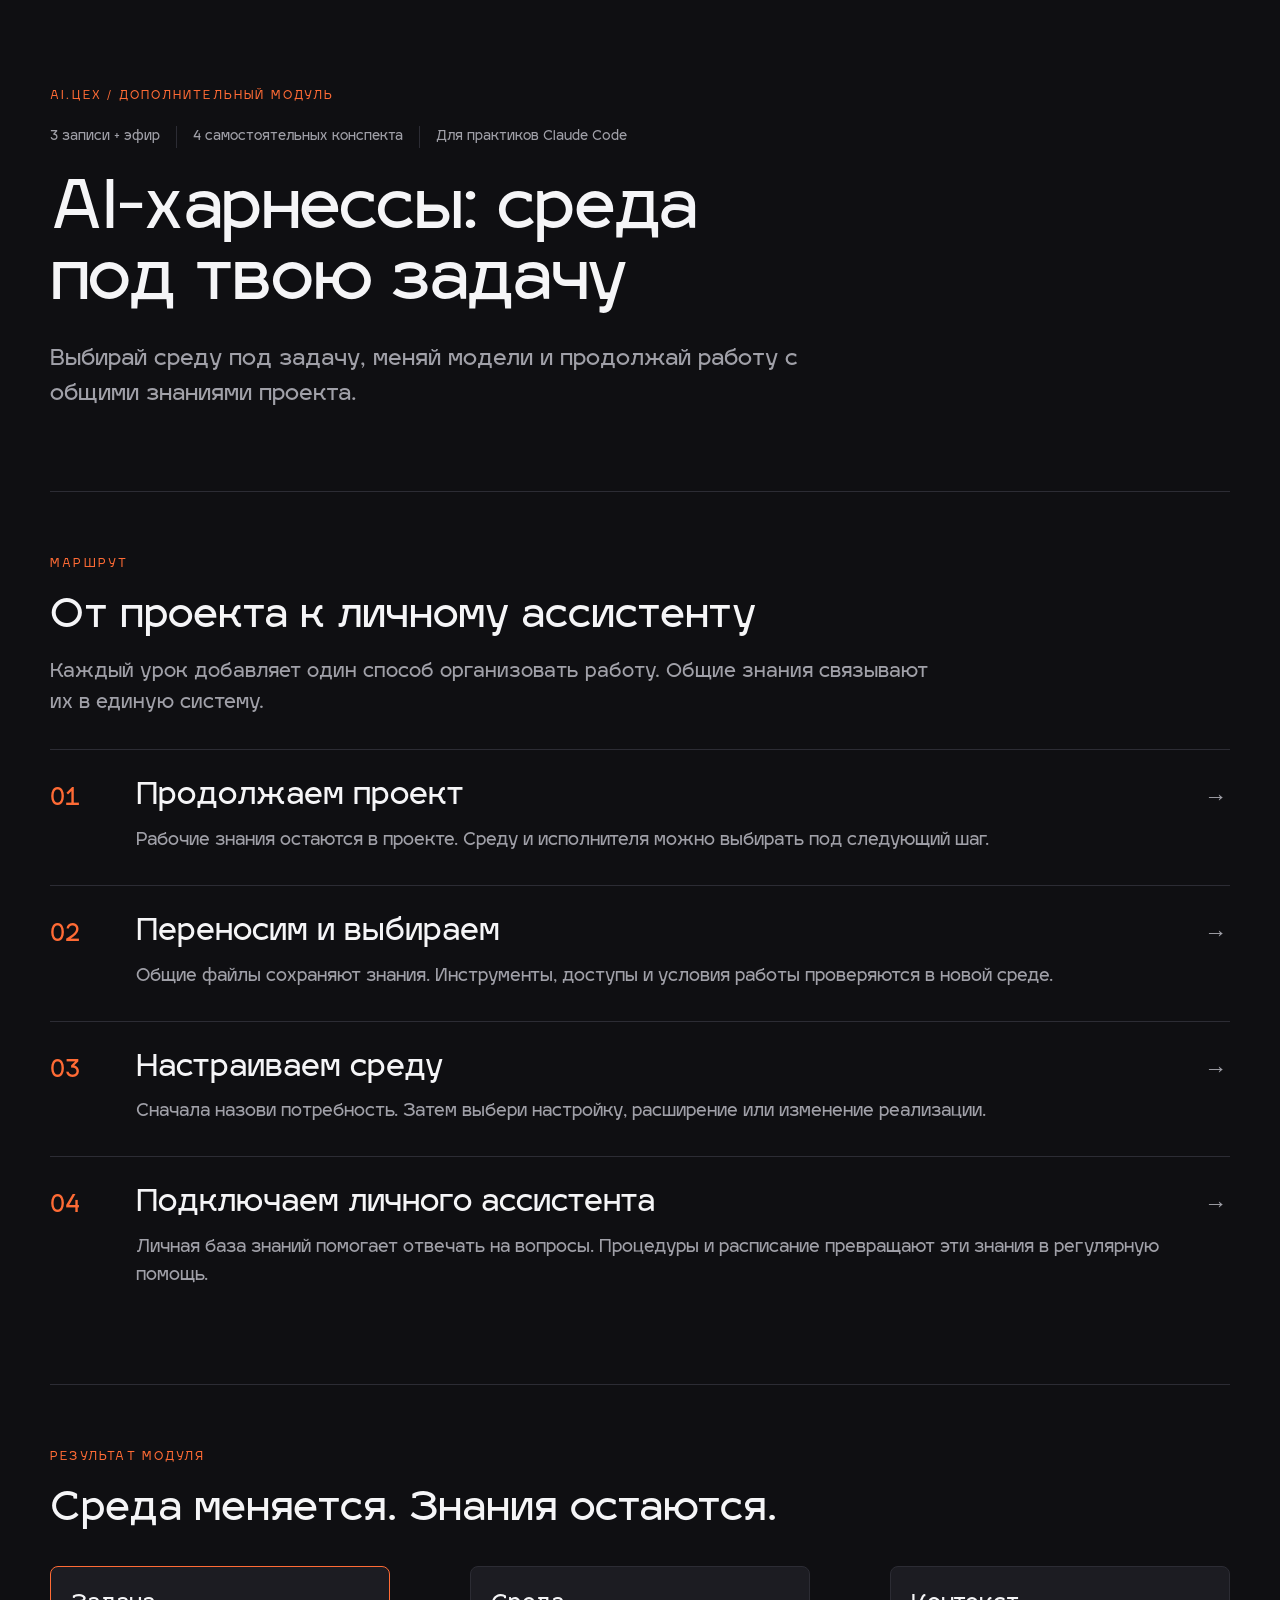
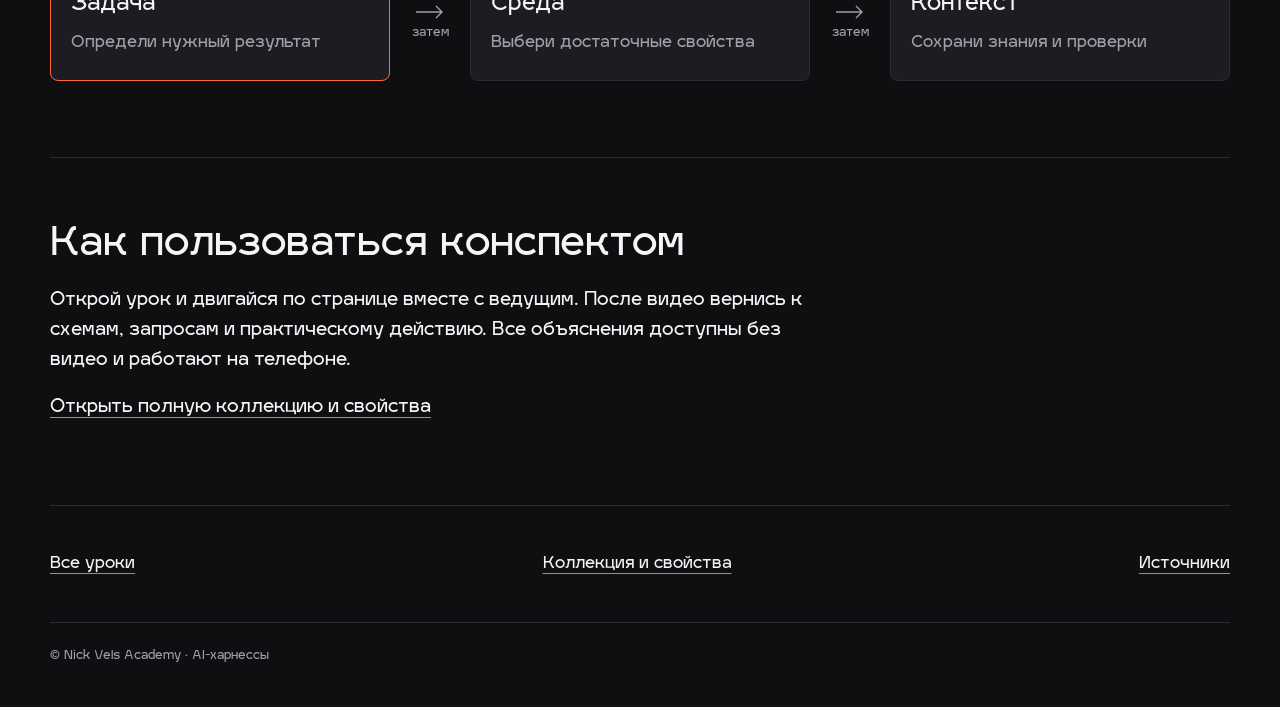
<file: index.html>
<!doctype html>
<html lang="ru"><head><meta charset="utf-8"><meta name="viewport" content="width=device-width, initial-scale=1"><title>AI.Цех: AI-харнессы</title></head><body>
<p><a href="presentation/">Открыть модуль AI-харнессы</a></p>
<script>
const target = new URL('presentation/', location.href);
target.search = location.search;
target.hash = location.hash;
location.replace(target.href);
</script></body></html>
</file>
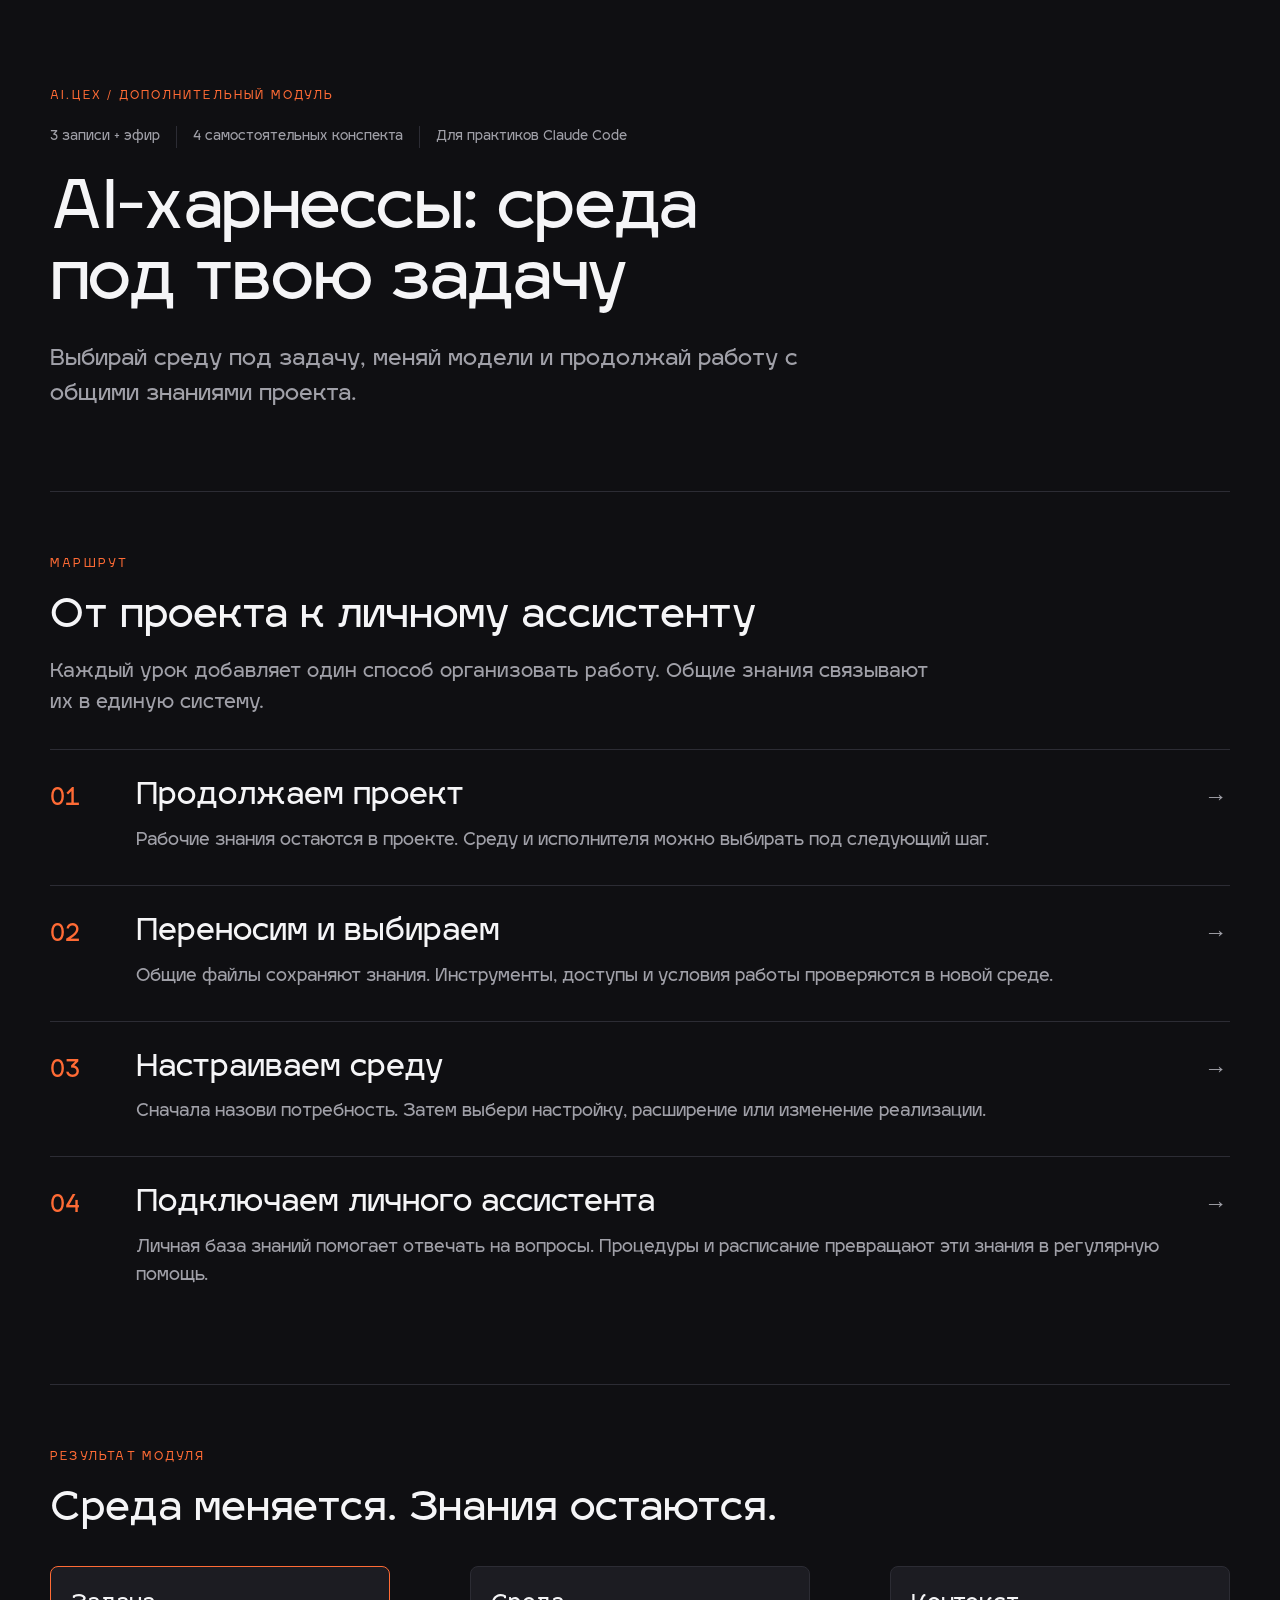
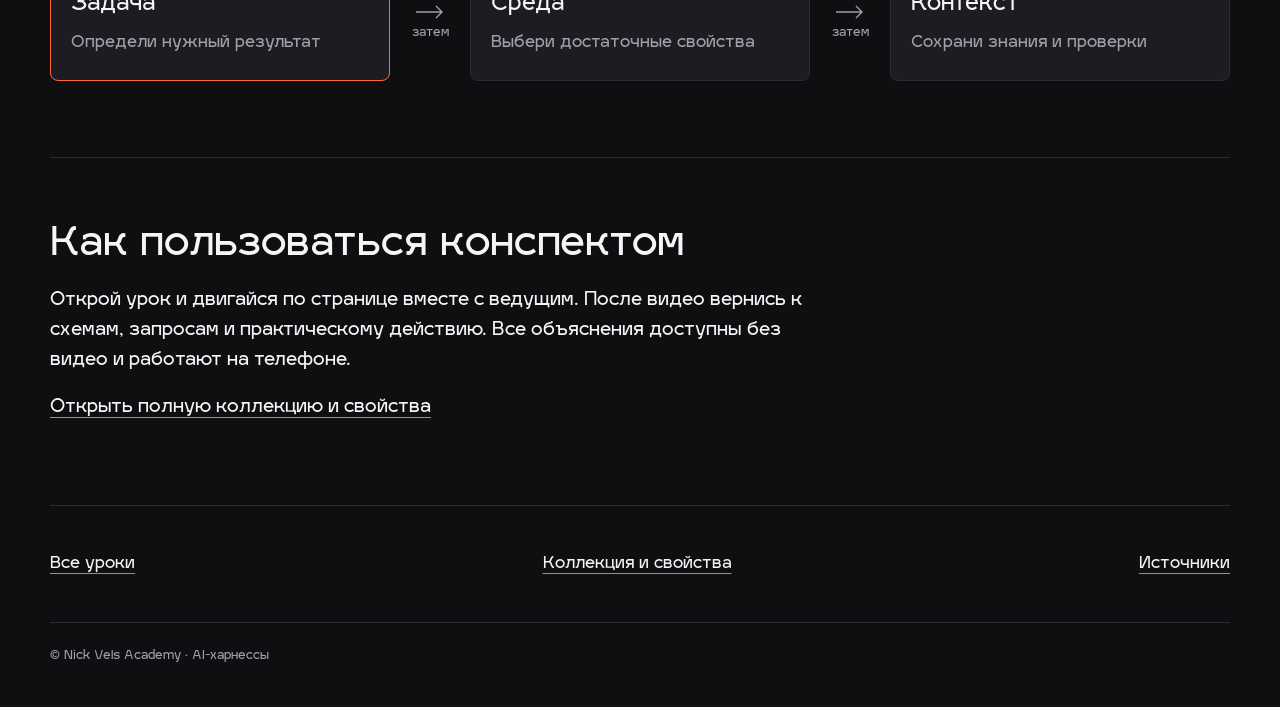
<file: presentation/index.html>
<!doctype html><html lang="ru"><head><meta charset="utf-8"><meta name="viewport" content="width=device-width,initial-scale=1"><meta name="color-scheme" content="dark"><meta name="description" content="Выбирай среду под задачу, меняй модели и продолжай работу с общими знаниями проекта."><title>AI-харнессы: среда под твою задачу · AI.Цех</title><link rel="icon" href="data:,"><style>/* Nick Vels tokens. Reading and recording share one continuous layout. */

:root {
  --nv-bg-900: #0F0F12;
  --nv-bg-800: #16161A;
  --nv-surface: #1C1C22;
  --nv-surface-raised: #222229;
  --nv-border: #2C2C34;
  --nv-text: #F5F5F7;
  --nv-text-muted: #A0A0A8;
  --nv-accent: #FF6B35;
  --nv-accent-hover: #FF8556;
  --nv-accent-dark: #E55A2B;
  --nv-success: #3DDC84;
  --nv-warning: #FFB454;
  --nv-info: #7AA2FF;
  --r-btn: 8px;
  --r-panel: 12px;
  --r-card: 16px;
  --r-pill: 999px;
  --prose: 860px;
  --wide: 1880px;
}
* { box-sizing: border-box; }
html { background: var(--nv-bg-900); font-family: "Igra Sans", sans-serif; -webkit-text-size-adjust: 100%; }
body { margin: 0; color: var(--nv-text); font-size: 17px; line-height: 1.6; }
button, input, select, textarea, code, pre { font-family: inherit; font-size: inherit; }
a { color: inherit; text-decoration-color: var(--nv-accent); text-underline-offset: 5px; }
a:hover { color: var(--nv-accent-hover); }
button { color: inherit; cursor: pointer; }
:focus-visible { outline: 3px solid var(--nv-info); outline-offset: 4px; }
[tabindex="-1"]:focus { outline: 2px solid var(--nv-info); outline-offset: 6px; }
[hidden] { display: none !important; }
img, svg { max-width: 100%; }
h1, h2, h3, p { margin: 0 0 18px; }
h1, h2, h3 { line-height: 1.2; font-weight: 800; }
h1 { font-size: clamp(32px, 3.5vw, 56px); text-wrap: balance; }
h2 { font-size: clamp(25px, 2.3vw, 36px); text-wrap: balance; }
h3 { font-size: 20px; }
small { font-size: 15px; }
em { font-style: normal; }
p, .acceptance-row span, .document-fields dd { overflow-wrap: anywhere; }
.micro { display: block; margin-bottom: 16px; font-size: 11px; letter-spacing: .2em; text-transform: uppercase; color: var(--nv-accent); }
.lead { color: var(--nv-text-muted); font-size: 19px; line-height: 1.6; }
.sr-only { position: absolute; width: 1px; height: 1px; padding: 0; margin: -1px; overflow: hidden; clip-path: inset(50%); white-space: nowrap; }
.skip-link { position: fixed; left: 18px; top: 12px; z-index: 99; background: var(--nv-text); color: var(--nv-bg-900); width: 1px; height: 1px; padding: 0; overflow: hidden; clip-path: inset(50%); }
.skip-link:focus { width: auto; height: auto; padding: 12px 18px; clip-path: none; }
.stage { min-width: 0; padding: 64px 32px 80px; }
.long-grid, .matrix-page { max-width: var(--wide); margin: auto; }
.lesson-header, .screen-inner, .grid-footer, .home-inner, .sources-page, .page-intro { width: 100%; max-width: var(--prose); margin-inline: auto; }
.lesson-header { padding-bottom: 28px; }
.screen { margin: 0; padding: 48px 0; scroll-margin-top: 24px; }
.screen + .screen { border-top: 1px solid var(--nv-border); }
.screen-head { margin-bottom: 24px; }
.matrix-block .screen-inner { max-width: none; }
.matrix-block .screen-head, .matrix-hint { max-width: var(--prose); margin-inline: auto; }
.visual-caption, .footer-note { color: var(--nv-text-muted); font-size: 15px; margin: 20px 0 0; }
.explanation { margin-top: 24px; }
.explanation p:last-child { margin-bottom: 0; }
.page-nav, .product-jump { display: flex; gap: 12px 22px; flex-wrap: wrap; margin: 0 0 28px; }
.page-nav a, .product-jump a { min-height: 44px; display: inline-flex; align-items: center; font-size: 16px; }
.grid-footer { border-top: 1px solid var(--nv-border); padding-top: 32px; }
.lesson-list { display: grid; grid-template-columns: 1fr 1fr; gap: 0 28px; margin-top: 40px; }
.lesson-link { padding: 28px 0; border-top: 1px solid var(--nv-border); text-decoration: none; display: block; }
.lesson-link h2 { font-size: 27px; }
.lesson-link p { color: var(--nv-text-muted); }
.lesson-no { color: var(--nv-accent); display: block; margin-bottom: 12px; }
.lesson-meta { color: var(--nv-text-muted); font-size: 15px; }
.matrix-link { margin-top: 24px; }
.card-grid { display: grid; grid-template-columns: repeat(2, minmax(0, 1fr)); gap: 18px; }
.info-card { padding: 22px; background: var(--nv-surface); border: 1px solid var(--nv-border); border-radius: var(--r-panel); }
.info-card p { margin: 0; color: var(--nv-text-muted); }
.layers-bands { display: grid; gap: 12px; }
.layer-band { padding: 18px 22px; border-left: 2px solid var(--nv-border); background: var(--nv-bg-800); }
.layer-band-head { display: flex; flex-wrap: wrap; justify-content: space-between; gap: 6px 18px; margin-bottom: 6px; }
.layer-band-head em { color: var(--nv-text-muted); font-size: 15px; }
.layer-band > span { color: var(--nv-text-muted); }
.route-flow { display: grid; grid-template-columns: 1fr 60px 1fr 60px 1fr; align-items: stretch; gap: 8px; }
.route-node, .split-core, .diagram-node { min-width: 0; padding: 20px; border: 1px solid var(--nv-border); border-radius: var(--r-btn); background: var(--nv-surface); }
.route-node b, .route-node small { display: block; }
.route-node small { color: var(--nv-text-muted); margin-top: 8px; }
.route-arrow { display: grid; align-content: center; text-align: center; color: var(--nv-text-muted); font-size: 26px; }
.route-label { grid-column: 1 / -1; color: var(--nv-text-muted); margin: 12px 0 0; }
.split-flow { display: grid; grid-template-columns: 1fr 50px 1fr 50px 1fr; align-items: center; gap: 8px; }
.split-core { border-color: var(--nv-accent); text-align: center; }
.architecture { display: grid; grid-template-columns: minmax(170px, .7fr) minmax(0, 1.6fr); gap: 22px; background: var(--nv-bg-800); padding: 24px; border-radius: var(--r-panel); }
.shell-boundary { grid-column: 1 / -1; border-bottom: 1px solid var(--nv-border); padding-bottom: 18px; }
.side-port { align-self: center; }
.side-port p { color: var(--nv-text-muted); margin: 8px 0; }
.harness-boundary { border: 2px solid var(--nv-accent); border-radius: var(--r-btn); padding: 20px; }
.harness-boundary > b { display: block; margin-bottom: 18px; }
.loop { margin: 12px 0; padding-left: 24px; }
.loop li { margin: 8px 0; }
.loop-return { color: var(--nv-text-muted); }
.shared-core { background: var(--nv-bg-800); padding: 24px; border-radius: var(--r-panel); }
.shared-core .core { border: 2px solid var(--nv-accent); border-radius: var(--r-btn); padding: 18px; margin-top: 18px; }
.shared-inputs { display: grid; grid-template-columns: 1fr 1fr; gap: 18px; }
.shared-inputs p { margin: 8px 0 0; color: var(--nv-text-muted); }
.workflow { list-style: none; padding: 0; margin: 0; counter-reset: step; }
.workflow li { counter-increment: step; display: grid; grid-template-columns: 36px minmax(0, 1fr); column-gap: 14px; padding: 16px 0; border-bottom: 1px solid var(--nv-border); }
.workflow li::before { content: counter(step, decimal-leading-zero); color: var(--nv-accent); }
.workflow b, .workflow span { grid-column: 2; }
.workflow span { color: var(--nv-text-muted); }
.flow-branch { margin-top: 20px; padding: 16px 20px; border-left: 3px solid var(--nv-warning); background: var(--nv-bg-800); }
.control-plane { background: var(--nv-bg-800); border-radius: var(--r-panel); padding: 24px; }
.control-lane { display: grid; grid-template-columns: 140px minmax(0, 1fr); gap: 18px; margin-bottom: 20px; }
.control-gate { border: 2px solid var(--nv-accent); padding: 18px; border-radius: var(--r-btn); }
.control-lane p { margin: 0; }
.document-fields { background: var(--nv-bg-800); padding: 24px; border-radius: var(--r-panel); }
.document-fields dl { margin: 0; }
.document-fields dt { font-weight: 800; margin-top: 16px; }
.document-fields dd { margin: 6px 0 0; color: var(--nv-text-muted); }
.checklist { list-style: none; margin: 0; padding: 0; display: grid; gap: 16px; }
.checklist li { border-left: 2px solid var(--nv-border); padding: 12px 20px; }
.checklist b, .checklist span { display: block; }
.checklist span { color: var(--nv-text-muted); margin-top: 8px; }
.accept-panel { display: grid; gap: 16px; }
.acceptance-row { padding: 20px; background: var(--nv-bg-800); border: 1px solid var(--nv-border); border-radius: var(--r-btn); }
.acceptance-row b, .acceptance-row span, .acceptance-row em { display: block; }
.acceptance-row span { color: var(--nv-text-muted); margin: 8px 0; }
.acceptance-row em { color: var(--nv-warning); }
.decision-row { padding: 18px 0; border-bottom: 1px solid var(--nv-border); }
.decision-row b, .decision-row span { display: block; }
.decision-row span { color: var(--nv-text-muted); margin-top: 8px; }
.decision-formula { display: flex; flex-wrap: wrap; gap: 12px; align-items: center; }
.decision-formula span { padding: 12px; border: 1px solid var(--nv-border); border-radius: var(--r-btn); }
.decision-formula i { color: var(--nv-text-muted); font-style: normal; }
.tree { background: var(--nv-bg-800); padding: 24px; border-radius: var(--r-panel); }
.tree ul { list-style: none; margin: 0; padding-left: 22px; border-left: 1px solid var(--nv-border); }
.tree > ul { padding: 0; border: 0; }
.tree li { margin: 12px 0; }
.tree-row { display: grid; grid-template-columns: minmax(190px, .95fr) minmax(0, 1.1fr); gap: 16px; align-items: baseline; }
.tree a { overflow-wrap: anywhere; }
.tree .purpose { color: var(--nv-text-muted); font-size: 16px; }
.tree-examples { margin-top: 24px; }
.tree-examples section { padding: 18px 0; border-top: 1px solid var(--nv-border); scroll-margin-top: 24px; }
.tree-examples p { margin: 0; }
.criteria-table { width: 100%; table-layout: fixed; border-collapse: collapse; }
.criteria-table caption { text-align: left; font-size: 17px; margin-bottom: 18px; color: var(--nv-text-muted); }
.criteria-table th, .criteria-table td { vertical-align: top; text-align: left; padding: 16px 12px; border-bottom: 1px solid var(--nv-border); font-size: 16px; line-height: 1.5; overflow-wrap: break-word; }
.criteria-table thead th { font-weight: 600; color: var(--nv-text-muted); background: var(--nv-surface); }
.criteria-table tbody th { font-weight: 600; }
.criteria-table td { color: var(--nv-text-muted); }
.matrix thead th:first-child { width: 17%; }
.matrix .product-head { display: flex; gap: 10px; align-items: flex-start; }
.product-head > div { min-width: 0; }
.product-head b { display: block; }
.product-head small { display: block; font-size: 15px; font-weight: 400; color: var(--nv-text-muted); margin-top: 10px; }
.product-logo { width: 22px; height: 22px; border-radius: 4px; flex: 0 0 22px; }
.product-logo[src$="/codex.png"] { filter: invert(1); }
.matrix tr.focus-product { box-shadow: inset 3px 0 var(--nv-accent); }
.matrix-mobile, .comparison-mobile { display: none; }
.matrix-notes { max-width: var(--prose); margin: 32px auto 0; }
.matrix-notes summary { cursor: pointer; padding: 14px 0; min-height: 44px; }
.matrix-notes li { margin: 14px 0; }
.product-card { padding: 24px; border: 1px solid var(--nv-border); border-radius: var(--r-panel); background: var(--nv-surface); scroll-margin-top: 24px; }
.product-card header { display: flex; align-items: start; gap: 12px; margin-bottom: 24px; }
.product-card h3 { margin-bottom: 6px; }
.product-card header p { margin: 0; color: var(--nv-text-muted); }
.product-card dl { margin: 0; }
.property { display: grid; grid-template-columns: minmax(160px, .65fr) minmax(0, 1fr); gap: 20px; border-top: 1px solid var(--nv-border); padding: 14px 0; }
.property dt { color: var(--nv-text-muted); }
.property dd { margin: 0; }
.product-note { margin: 20px 0 0; color: var(--nv-text-muted); font-size: 15px; }
.source-row { border-top: 1px solid var(--nv-border); padding: 28px 0; scroll-margin-top: 24px; overflow-wrap: anywhere; }
.source-row p { color: var(--nv-text-muted); }
.source-links { display: flex; flex-wrap: wrap; gap: 12px 24px; margin-top: 22px; font-size: 15px; }
.source-links a { min-height: 44px; display: inline-flex; align-items: center; }
.progress-bar { position: fixed; top: 0; left: 0; height: 3px; width: 0; background: var(--nv-accent); z-index: 50; }
.dot-nav { position: fixed; right: 12px; top: 50%; transform: translateY(-50%); display: grid; z-index: 40; }
.dot-nav a { width: 24px; height: 24px; display: grid; place-items: center; }
.dot-nav a::before { content: ""; width: 7px; height: 7px; border-radius: var(--r-pill); background: var(--nv-text-muted); }
.dot-nav a[aria-current]::before { background: var(--nv-accent); }
/* Reserve the full horizontal corridor, not just a block's bottom. */
@media screen {
  .recording .stage { padding-left: calc(28vw + 32px); }
  .recording .skip-link { left: calc(28vw + 18px); }
  .recording .matrix-desktop { display: none; }
  .recording .matrix-mobile { display: grid; gap: 24px; }
}
@media screen and (min-width: 1900px) {
  .recording .matrix-desktop { display: block; }
  .recording .matrix-mobile { display: none; }
  .criteria-table th, .criteria-table td { font-size: 18px; padding: 18px 14px; }
}
@media screen and (max-width: 1499px) {
  .dot-nav { display: none; }
}
@media screen and (max-width: 1199px) {
  .matrix-desktop { display: none; }
  .matrix-mobile { display: grid; gap: 24px; }
}
@media screen and (max-width: 900px) {
  .comparison-desktop { display: none; }
  .comparison-mobile { display: grid; gap: 18px; }
  .route-flow, .split-flow { grid-template-columns: minmax(0, 1fr); }
  .route-arrow { font-size: 24px; padding: 2px; }
  .route-arrow .horizontal { display: none; }
  .route-arrow::before { content: "↓"; }
  .split-flow > .route-arrow:nth-child(2)::before { content: "↑"; }
  .architecture { grid-template-columns: 1fr; }
  .shell-boundary { grid-column: auto; }
  .card-grid { grid-template-columns: 1fr; }
  .tree-row { grid-template-columns: 1fr; gap: 4px; }
  .control-lane { grid-template-columns: 1fr; gap: 10px; }
}
@media screen and (max-width: 600px) {
  .stage { padding: 36px 18px 56px; }
  .lead { font-size: 18px; }
  .screen { padding: 32px 0; }
  .lesson-list, .shared-inputs { grid-template-columns: 1fr; }
  .comparison-desktop { display: none; }
  .comparison-mobile { display: grid; gap: 18px; }
  .property { grid-template-columns: 1fr; gap: 6px; }
  .product-card { padding: 20px; }
  .architecture, .control-plane, .tree, .document-fields, .shared-core { padding: 18px; }
  .tree ul { padding-left: 14px; }
  .product-jump { gap: 6px 20px; }
}
@media screen and (prefers-reduced-motion: reduce) {
  *, *::before, *::after { scroll-behavior: auto !important; transition: none !important; animation: none !important; }
}
@media print {
  @page { size: A4 landscape; margin: 12mm; }
  :root { --nv-text: #111; --nv-text-muted: #333; --nv-bg-900: #fff; --nv-bg-800: #fff; --nv-surface: #fff; --nv-border: #888; --nv-accent: #963000; --nv-info: #1743a1; --nv-warning: #774200; }
  :focus, :focus-visible { outline: none !important; }
  .product-logo, .product-logo[src$="/codex.png"] { filter: none; }
  html { background: white; }
  body { color: black; font-size: 11pt; }
  .stage, .recording .stage { padding: 0; }
  .page-nav, .dot-nav, .progress-bar, .skip-link, .product-jump, .matrix-mobile, .comparison-mobile { display: none; }
  .matrix-desktop, .comparison-desktop { display: block; }
  .screen { padding: 20px 0; }
  h1, h2, h3 { break-after: avoid; }
  tr, .tree-row, .info-card { break-inside: avoid; }
  .criteria-table th, .criteria-table td { font-size: 10pt; padding: 8px; color: black; }
  .product-head small { font-size: 9pt; }
  .lead, .visual-caption, .property dt, .source-row p { color: #333; }
  .criteria-table thead th, .info-card, .tree, .architecture, .shared-core, .diagram-node, .route-node, .document-fields, .control-plane, .layer-band { background: white; }
}
/* Overrides extend the published Nick Vels engine; print rules retained below. */
@font-face{font-family:'Igra Sans';src:url('[data-uri]') format('opentype');font-weight:100 900;font-display:swap}
html{font-family:'Igra Sans';scroll-behavior:smooth;background:#0F0F12}
body{font-family:'Igra Sans';font-size:18px;line-height:1.65;}
*,*::before,*::after{box-sizing:border-box}
figure{margin:0}
h1,h2,h3,p{overflow-wrap:normal;word-break:normal}
h1{font-size:clamp(38px,5.2vw,68px);line-height:1.08;max-width:1000px;letter-spacing:-.02em;text-wrap:balance}
h2{font-size:clamp(28px,3.1vw,44px);line-height:1.16;text-wrap:balance}
h3{font-size:22px;line-height:1.3}
a{overflow-wrap:anywhere}
.wrap{max-width:1260px;margin:auto;padding:64px 40px 40px}
.micro{font-size:11px;color:#FF6B35;letter-spacing:.2em;text-transform:uppercase;margin-bottom:20px}
.hero{padding:24px 0 48px;border-bottom:1px solid #2C2C34;position:relative}
.hero .lead{max-width:760px;font-size:clamp(19px,1.7vw,23px);margin:24px 0 30px}
.eyeline{display:flex;align-items:center;gap:16px;flex-wrap:wrap;color:#A0A0A8;font-size:13px;margin-bottom:28px}
.eyeline span+span{padding-left:16px;border-left:1px solid #2C2C34}
.hero-n{font-size:16px;color:#FF6B35}
.section-links{display:flex;flex-wrap:wrap;gap:8px 22px;margin-top:24px;padding:0;list-style:none}
.section-links a{font-size:15px;min-height:44px;display:inline-flex;align-items:center;text-decoration-thickness:1px;color:#A0A0A8}
.section-links a:hover{color:#F5F5F7}
.chapter{padding:64px 0;border-bottom:1px solid #2C2C34;scroll-margin-top:24px}
.sec-head{max-width:880px;margin-bottom:30px;break-inside:avoid}
.sec-head .lead{font-size:19px;line-height:1.6}
.reading{max-width:760px}
.flow{display:flex;align-items:stretch;gap:0;margin:32px 0 12px;}
.flow .node{flex:1;min-width:0;background:#1C1C22;border:1px solid #2C2C34;border-radius:8px;padding:24px 20px;}
.node b{display:block;font-size:22px;line-height:1.25;margin-bottom:12px}
.node p{color:#A0A0A8;margin:0;font-size:16px}
.flow .node:first-child{border-color:#FF6B35}
.connector{display:flex;flex:0 0 80px;flex-direction:column;align-items:center;justify-content:center;font-size:12px;color:#A0A0A8;gap:4px}
.connector svg{width:30px;height:16px;stroke:currentColor;fill:none}
.flow-caption{font-size:14px;color:#A0A0A8;margin-top:16px;max-width:780px}
.band-list{border-top:1px solid #2C2C34}
.band{display:grid;grid-template-columns:minmax(180px,.7fr) minmax(0,1.7fr);gap:30px;padding:25px 0;border-bottom:1px solid #2C2C34}
.band b{font-size:23px;line-height:1.35}.band p{margin:0;color:#A0A0A8;font-size:18px;max-width:720px}
.band-count{font-size:12px;color:#FF6B35;display:block;letter-spacing:.15em;margin-bottom:8px}
.two-col{display:grid;grid-template-columns:repeat(2,minmax(0,1fr));gap:32px}
.plain-col{padding:26px 0;border-top:2px solid #2C2C34}.plain-col:first-child{border-color:#FF6B35}.plain-col p{color:#A0A0A8;margin-bottom:0}
.prompt{margin-top:28px;padding:26px 28px;background:#16161A;border-left:3px solid #FF6B35;border-radius:0 8px 8px 0;max-width:900px}
.prompt .micro{margin-bottom:12px}.prompt p{font-size:19px;margin:0;line-height:1.6}
.note{font-size:16px;color:#A0A0A8;border-left:3px solid #7AA2FF;padding:12px 20px;margin:26px 0 0;max-width:850px;background:#16161A}
.sources-inline{font-size:13px;display:flex;gap:8px 20px;flex-wrap:wrap;margin-top:26px;color:#A0A0A8}
.step-list{list-style:none;padding:0;margin:0;counter-reset:steps}.step-list li{position:relative;padding:22px 0 22px 62px;border-bottom:1px solid #2C2C34;counter-increment:steps}
.step-list li::before{content:counter(steps,decimal-leading-zero);position:absolute;left:0;top:21px;color:#FF6B35;font-size:18px}
.step-list b{font-size:21px;display:block;margin-bottom:6px}.step-list p{color:#A0A0A8;margin:0;max-width:780px}
.statement{font-size:clamp(24px,2.5vw,34px);max-width:980px;border-left:3px solid #FF6B35;padding:4px 0 4px 28px;line-height:1.4}
.statement p{margin:0}.statement small{display:block;margin-bottom:14px;color:#A0A0A8;font-size:14px}
.route-pair{display:grid;gap:24px}.route{padding:28px;background:#16161A;border:1px solid #2C2C34;border-radius:12px}.route h3{margin-bottom:12px}.route .flow{margin-top:22px}.route p{max-width:800px;color:#A0A0A8}
.tree{padding:32px;border:1px solid #2C2C34;background:#16161A}.tree ul{margin:0;padding:0 0 0 25px;border-left:1px solid #2C2C34;list-style:none}.tree>ul{padding:0;border:0}
.tree li{margin:0}.tree .tree-row{display:grid;grid-template-columns:minmax(200px,.75fr) minmax(0,1.4fr);gap:22px;padding:13px 0}.tree-row b{font-size:17px}.tree-row span{color:#A0A0A8;font-size:16px}
.mock-label{font-size:12px;color:#A0A0A8;margin-bottom:14px;letter-spacing:.1em;text-transform:uppercase}
.polka{border:1px solid #2C2C34;border-radius:12px;padding:28px;background:#16161A}.polka-top{display:flex;align-items:center;justify-content:space-between;gap:20px;margin-bottom:28px}.polka-top strong{font-size:28px}.polka-top span{font-size:14px;color:#A0A0A8}.book-row{display:grid;grid-template-columns:1.2fr 1fr .7fr;gap:20px;padding:16px 0;border-top:1px solid #2C2C34;font-size:16px}.book-row span{color:#A0A0A8}.book-row em{font-style:normal;font-size:14px}.task-band{margin-top:24px;padding:18px 0 0;border-top:1px solid #FF6B35;color:#F5F5F7}.task-band span{color:#A0A0A8;display:block;font-size:15px}
.windows{display:grid;grid-template-columns:repeat(3,minmax(0,1fr));gap:20px}.window{background:#16161A;border:1px solid #2C2C34;border-radius:12px;min-width:0}.window-bar{font-size:13px;color:#A0A0A8;padding:14px 20px;border-bottom:1px solid #2C2C34}.window-body{padding:24px 20px}.window-body h3{font-size:21px}.window-body p{font-size:16px;color:#A0A0A8;margin:0}.task-status{color:#FF6B35;font-size:11px;letter-spacing:.1em;margin-bottom:18px;display:block}
.panel-demo{display:grid;grid-template-columns:.8fr 1.2fr;gap:32px;align-items:center}.file-source{padding:20px 0}.file-source b{font-size:23px}.file-source p{color:#A0A0A8}.panel-state{border:1px solid #2C2C34;border-top:2px solid #FF6B35;background:#16161A;padding:28px;border-radius:12px}.panel-state dl{margin:0}.panel-state dt{font-size:12px;color:#A0A0A8;text-transform:uppercase;letter-spacing:.14em;margin:22px 0 6px}.panel-state dd{margin:0;font-size:18px}
.wiki-core{padding:24px;border:1px solid #FF6B35;border-radius:8px;text-align:center;max-width:470px;margin:0 auto}.wiki-core b{font-size:25px}.wiki-core p{color:#A0A0A8;margin:6px 0 0}.wiki-branches{display:grid;grid-template-columns:repeat(3,minmax(0,1fr));gap:28px}.wiki-branch{text-align:center}.wiki-branch .node{border:1px solid #2C2C34;padding:24px;background:#1C1C22;border-radius:8px}.vertical-link{color:#A0A0A8;font-size:12px;padding:10px 0}.vertical-link svg{display:block;margin:auto;width:16px;height:30px;stroke:currentColor;fill:none}.wiki-backlink{margin-top:20px;color:#A0A0A8;font-size:15px;text-align:center}
.brief{border:1px solid #2C2C34;border-radius:12px;padding:8px 28px;background:#16161A}.brief-row{display:grid;grid-template-columns:32px minmax(130px,.6fr) minmax(0,1.6fr);gap:20px;padding:22px 0;border-bottom:1px solid #2C2C34}.brief-row:last-child{border:0}.brief-row>span{color:#FF6B35;font-size:14px}.brief-row p{margin:0;color:#A0A0A8;font-size:17px}
.loop-return{margin-top:16px;padding:18px 22px;border-left:2px solid #FFB454;background:#16161A;font-size:16px;color:#A0A0A8}
.bench-row{display:grid;grid-template-columns:220px minmax(0,1fr);gap:30px;border-top:1px solid #2C2C34;padding:24px 0}.bench-row p{color:#A0A0A8;margin:0}.bench-meta{display:flex;flex-wrap:wrap;gap:12px;margin-top:25px;font-size:14px}.bench-meta span{padding:9px 14px;border:1px solid #2C2C34;border-radius:8px}
.collection{display:grid;grid-template-columns:repeat(3,minmax(0,1fr));gap:24px;margin-top:32px;align-items:start}.player{position:relative;min-width:0;padding:26px 24px 38px;background:#1C1C22;border:1px solid #2C2C34;border-top:2px solid #FF6B35;border-radius:16px 16px 28px 28px;}
.player{isolation:isolate;border:0;border-radius:0;background:transparent;padding-bottom:70px}
.player::before,.player::after{content:'';position:absolute;inset:0;z-index:-1;pointer-events:none;clip-path:polygon(0 18px,18px 0,calc(100% - 18px) 0,100% 18px,100% calc(100% - 35px),50% 100%,0 calc(100% - 35px))}
.player::before{background:#4C3A33}.player::after{inset:1px;background:#1C1C22}
.player-top{display:flex;gap:12px;align-items:center;margin-bottom:15px}.player-top img{width:24px;height:24px;object-fit:contain}.player h3{font-size:27px;margin:0}.player-role{font-size:11px;letter-spacing:.13em;text-transform:uppercase;color:#A0A0A8;display:block;margin:18px 0 12px}.player-use{font-size:16px;line-height:1.55;min-height:74px;color:#A0A0A8}.stats{display:grid;grid-template-columns:repeat(2,minmax(0,1fr));gap:18px 14px;margin:24px 0;padding-top:20px;border-top:1px solid #2C2C34}.stat dt{font-size:11px;color:#A0A0A8;margin-bottom:4px}.stat dd{margin:0}.stat .score{font-size:28px;line-height:1.1}.stat .outof{font-size:12px;color:#A0A0A8}.stat small{display:block;font-size:11px;color:#A0A0A8;line-height:1.45;margin-top:7px}.ticks{display:flex;gap:3px;margin-top:9px}.ticks i{width:14px;height:3px;background:#34343C}.ticks i.on{background:#FF6B35}.player-foot{font-size:12px;color:#A0A0A8;line-height:1.5;border-top:1px solid #2C2C34;padding-top:15px;margin:0}
.rubric{border-top:1px solid #2C2C34;border-bottom:1px solid #2C2C34;padding:20px 0;margin-top:24px}.rubric summary{cursor:pointer;min-height:44px;display:flex;align-items:center;gap:14px}.rubric summary::before{content:'+';color:#FF6B35;font-size:22px}.rubric[open] summary::before{content:'−'}.rubric p{color:#A0A0A8;font-size:16px}.rubric li{margin:15px 0;font-size:15px;color:#A0A0A8}
.practice{background:#16161A;padding:34px;border:1px solid #2C2C34;border-left:3px solid #FF6B35;border-radius:12px}.practice .acceptance{margin:25px 0 0;padding-top:20px;border-top:1px solid #2C2C34;color:#A0A0A8;font-size:17px}.practice .acceptance b{color:#F5F5F7;display:block;margin-bottom:6px}
.bottom-nav{display:flex;flex-wrap:wrap;gap:8px 25px;justify-content:space-between;padding:36px 0;border-bottom:1px solid #2C2C34}.bottom-nav a{min-height:44px;display:inline-flex;align-items:center;font-size:16px}.copyright{color:#A0A0A8;font-size:12px;padding-top:24px}
.lesson-index{list-style:none;padding:0;margin:0}.lesson-index li{border-top:1px solid #2C2C34}.lesson-index a{display:grid;grid-template-columns:64px 1fr 26px;gap:22px;padding:30px 0;text-decoration:none}.lesson-index .number{font-size:24px;color:#FF6B35}.lesson-index h2{font-size:30px;margin-bottom:12px}.lesson-index p{margin:0;color:#A0A0A8;font-size:17px}.lesson-index .go{font-size:23px;color:#A0A0A8}
.source-list{list-style:none;padding:0}.source-list li{padding:24px 0;border-top:1px solid #2C2C34}.source-list a{font-size:21px}.source-list p{color:#A0A0A8;margin:10px 0 0;font-size:16px}
.matrix-table{width:100%;border-collapse:collapse;table-layout:fixed;font-size:14px}.matrix-table caption{text-align:left;margin:0 0 22px;color:#A0A0A8}.matrix-table th,.matrix-table td{padding:18px 12px;vertical-align:top;text-align:left;border-bottom:1px solid #2C2C34;overflow-wrap:anywhere}.matrix-table thead th{font-size:11px;color:#A0A0A8}.matrix-table td{color:#A0A0A8}.matrix-table th small{display:block;font-size:11px;font-weight:400;color:#A0A0A8;margin-top:8px}.matrix-mobile{display:none}.fact-card{padding:26px 0;border-top:1px solid #2C2C34}.fact-card>p{font-size:14px;color:#A0A0A8}.fact-card dl{margin:0}.fact-card dl>div{display:grid;grid-template-columns:150px 1fr;gap:18px;padding:12px 0}.fact-card dt{font-size:13px;color:#A0A0A8}.fact-card dd{font-size:16px;margin:0}
.script .chapter{padding-top:45px}.scene{margin:36px 0;padding-top:26px;border-top:1px solid #2C2C34}.scene .timing{color:#FF6B35;font-size:14px}.scene dl{margin-top:25px}.scene dt{font-size:12px;text-transform:uppercase;letter-spacing:.13em;color:#A0A0A8;margin-top:22px}.scene dd{margin:6px 0 0;font-size:17px}.scene .narration{font-size:20px;line-height:1.75;max-width:880px}
.reading-progress{position:fixed;top:0;left:0;height:3px;width:100%;transform-origin:left;transform:scaleX(0);background:#FF6B35;z-index:10;pointer-events:none}
main[tabindex='-1']:focus,.chapter[tabindex='-1']:focus{outline:none}
.chapter:focus-visible .sec-head>h2{outline:2px solid #7AA2FF;outline-offset:8px;border-radius:2px}
.panel-demo{grid-template-columns:minmax(0,.8fr) 80px minmax(0,1.2fr);gap:0}
.file-source.node{padding:24px;background:#1C1C22;border:1px solid #2C2C34;border-radius:8px}
.file-source.node p{margin:0}
.wiki-core{position:relative}
.wiki-core::after{content:'';position:absolute;height:24px;bottom:-25px;left:50%;border-left:1px solid #A0A0A8}
.wiki-branches{--wiki-gap:28px;position:relative;padding-top:24px;gap:var(--wiki-gap)}
.wiki-branches::before{content:'';position:absolute;top:24px;left:calc((100% - 2 * var(--wiki-gap))/6);right:calc((100% - 2 * var(--wiki-gap))/6);border-top:1px solid #A0A0A8}
.vertical-link{padding:0 0 10px}
@media screen and (max-width:900px){.panel-demo{grid-template-columns:1fr}.panel-demo>.connector{height:56px}}
@media screen and (max-width:700px){.wiki-core::after,.wiki-branches::before{display:none}.wiki-branches{padding:16px 0 0 20px;margin-left:12px;border-left:1px solid #A0A0A8;gap:20px}.wiki-branch{position:relative}.wiki-branch::before{content:'';position:absolute;left:-20px;top:32px;width:20px;border-top:1px solid #A0A0A8}.wiki-branch .vertical-link{display:none}}
@media screen and (min-width:1600px){body{font-size:20px}.wrap{padding-top:80px}.chapter{padding:76px 0}.hero{padding-bottom:60px}.sec-head .lead{font-size:21px}.node p{font-size:18px}.node b{font-size:24px}}
@media screen and (min-width:1200px){.recording .wrap{margin-left:max(330px,calc((100vw - 1180px)/2));margin-right:40px;max-width:1180px;padding-left:24px;padding-right:24px}.recording h1{font-size:54px}.recording .collection{grid-template-columns:repeat(2,minmax(0,1fr))}}
@media screen and (max-width:1100px){.collection{grid-template-columns:repeat(2,minmax(0,1fr))}.matrix-table{display:none}.matrix-mobile{display:block}.flow .node{padding:22px 16px}.connector{flex-basis:70px}.node b{font-size:20px}.node p{font-size:15px}}
@media screen and (max-width:900px){.flow{flex-direction:column}.connector{flex-basis:auto;height:52px;flex-direction:row;gap:14px}.connector svg{transform:rotate(90deg)}.flow .node{padding:22px}.node b{font-size:23px}.node p{font-size:17px}.brief-row{grid-template-columns:26px minmax(175px,.8fr) minmax(0,1.4fr);gap:18px}.windows{grid-template-columns:1fr}.wiki-branches{gap:16px}}
@media screen and (max-width:700px){body{font-size:17px}.wrap{padding:28px 22px}.hero{padding:14px 0 28px}h1{font-size:40px;line-height:1.1}h2{font-size:30px}.hero .lead,.sec-head .lead{font-size:18px}.chapter{padding:42px 0}.section-links{gap:0 18px;margin-top:18px}.section-links a{font-size:14px}.eyeline{margin-bottom:22px}.flow{flex-direction:column;margin-top:24px}.connector{flex-basis:auto;height:52px;flex-direction:row;gap:10px}.connector svg{transform:rotate(90deg)}.flow .node{padding:22px}.node b{font-size:23px}.node p{font-size:17px}.two-col,.windows,.panel-demo,.wiki-branches,.collection{grid-template-columns:1fr;gap:20px}.band{grid-template-columns:1fr;gap:10px;padding:24px 0}.band b{font-size:23px}.band p{font-size:17px}.band-count{display:inline-block;margin-right:14px;margin-bottom:0}.prompt{padding:22px 20px}.prompt p{font-size:17px}.note{font-size:15px;padding:14px 16px}.step-list li{padding-left:45px}.step-list b{font-size:21px}.step-list p{font-size:17px}.statement{font-size:25px;padding-left:22px}.tree{padding:22px 16px}.tree ul{padding-left:16px}.tree .tree-row{grid-template-columns:1fr;gap:4px;padding:11px 0}.tree-row b{font-size:16px}.tree-row span{font-size:14px}.book-row{grid-template-columns:1fr;gap:3px}.polka{padding:22px}.polka-top{align-items:start;flex-direction:column;gap:6px}.route{padding:23px 20px}.wiki-branches{gap:0}.wiki-core{text-align:left}.wiki-branch{text-align:left}.vertical-link{display:flex;align-items:center;justify-content:center;gap:14px;height:54px}.vertical-link svg{margin:0}.wiki-backlink{text-align:left}.brief{padding:0 20px}.brief-row{grid-template-columns:24px 1fr;gap:8px 12px}.brief-row p{grid-column:2}.bench-row{grid-template-columns:1fr;gap:12px}.bench-meta{gap:8px}.bench-meta span{font-size:12px;padding:8px 10px}.player{padding:26px 26px 70px;max-width:420px;width:100%;margin-inline:auto}.player-use{min-height:0}.player h3{font-size:30px}.stat dt{font-size:12px}.stat small{font-size:12px}.stats{gap:24px 20px}.practice{padding:26px 22px}.lesson-index a{grid-template-columns:36px 1fr;gap:16px}.lesson-index .go{display:none}.lesson-index h2{font-size:26px}.lesson-index p{font-size:16px}.fact-card dl>div{grid-template-columns:1fr;gap:4px}.bottom-nav{gap:12px}.scene .narration{font-size:18px}}
@media screen and (max-width:360px){.wrap{padding-inline:18px}h1{font-size:35px}.player{padding-inline:20px}.stat dt{font-size:11px}}
@media (prefers-reduced-motion:reduce){html{scroll-behavior:auto}*,*::before,*::after{animation:none!important;transition:none!important}}
@media print{@page{size:A4;margin:14mm}html,body{background:#0F0F12!important;color:#F5F5F7!important;-webkit-print-color-adjust:exact;print-color-adjust:exact}body{font-size:12.4px}.wrap{padding:0;max-width:none}h1{font-size:33px}h2{font-size:25px}h3{font-size:20px}.hero .lead,.sec-head .lead{font-size:13.4px}.chapter{padding:21px 0;break-inside:auto}.hero{padding:0 0 20px}.reading-progress,.section-links,.bottom-nav,.skip-link{display:none}.flow .node{padding:14px}.node b{font-size:16px}.node p,.band p{font-size:12px}.two-col,.windows,.collection{display:block}.player,.window,.plain-col{margin:16px 0;break-inside:avoid}.collection .player{max-width:350px}.stats{grid-template-columns:repeat(3,minmax(0,1fr))}.player-use{min-height:0}.player h3{font-size:23px}.prompt,.note,.practice,figure,.sec-head,.step-list li{break-inside:avoid}.prompt p,.scene .narration{font-size:14.4px}.tree-row span,.tree-row b{font-size:12px}.tree .tree-row{padding:8px 0}.matrix-table{display:table;font-size:10px}.matrix-table td,.matrix-table th{padding:9px 6px}.matrix-mobile{display:none}.matrix-table tr{break-inside:avoid}.scene{break-inside:auto}.scene dd{font-size:12.4px}.brief-row p{font-size:12px}.rubric{display:none}}
</style></head><body class=""><a class="skip-link" href="#main">К содержанию</a><div class="reading-progress" aria-hidden="true"></div><main id="main" class="wrap" tabindex="-1"><header class="hero"><div class="micro">AI.Цех / Дополнительный модуль</div><div class="eyeline"><span>3 записи + эфир</span><span>4 самостоятельных конспекта</span><span>Для практиков Claude Code</span></div><h1>AI-харнессы: среда под твою задачу</h1><p class="lead">Выбирай среду под задачу, меняй модели и продолжай работу с общими знаниями проекта.</p></header><section class="chapter"><div class="sec-head"><div class="micro">Маршрут</div><h2>От проекта к личному ассистенту</h2><p class="lead">Каждый урок добавляет один способ организовать работу. Общие знания связывают их в единую систему.</p></div><ol class="lesson-index"><li><a href="lesson/1/index.html"><span class="number">01</span><div><h2>Продолжаем проект</h2><p>Рабочие знания остаются в проекте. Среду и исполнителя можно выбирать под следующий шаг.</p></div><span class="go" aria-hidden="true">→</span></a></li><li><a href="lesson/2/index.html"><span class="number">02</span><div><h2>Переносим и выбираем</h2><p>Общие файлы сохраняют знания. Инструменты, доступы и условия работы проверяются в новой среде.</p></div><span class="go" aria-hidden="true">→</span></a></li><li><a href="lesson/3/index.html"><span class="number">03</span><div><h2>Настраиваем среду</h2><p>Сначала назови потребность. Затем выбери настройку, расширение или изменение реализации.</p></div><span class="go" aria-hidden="true">→</span></a></li><li><a href="lesson/4/index.html"><span class="number">04</span><div><h2>Подключаем личного ассистента</h2><p>Личная база знаний помогает отвечать на вопросы. Процедуры и расписание превращают эти знания в регулярную помощь.</p></div><span class="go" aria-hidden="true">→</span></a></li></ol></section><section class="chapter"><div class="sec-head"><div class="micro">Результат модуля</div><h2>Среда меняется. Знания остаются.</h2></div><div class="flow"><div class="node"><b>Задача</b><p>Определи нужный результат</p></div><span class="connector"><svg viewBox="0 0 30 16" aria-hidden="true"><path d="M1 8h26m-6-6 6 6-6 6" stroke-width="1.4"/></svg><span>затем</span></span><div class="node"><b>Среда</b><p>Выбери достаточные свойства</p></div><span class="connector"><svg viewBox="0 0 30 16" aria-hidden="true"><path d="M1 8h26m-6-6 6 6-6 6" stroke-width="1.4"/></svg><span>затем</span></span><div class="node"><b>Контекст</b><p>Сохрани знания и проверки</p></div></div></section><section class="chapter"><h2>Как пользоваться конспектом</h2><p class="reading">Открой урок и двигайся по странице вместе с ведущим. После видео вернись к схемам, запросам и практическому действию. Все объяснения доступны без видео и работают на телефоне.</p><p><a href="matrix/index.html">Открыть полную коллекцию и свойства</a></p></section><nav class="bottom-nav" aria-label="Навигация модуля"><a href="index.html">Все уроки</a><a href="matrix/index.html">Коллекция и свойства</a><a href="sources/index.html">Источники</a></nav><footer class="copyright">© Nick Vels Academy · AI-харнессы</footer></main><script>(() => {
  'use strict';
  const progress = document.querySelector('.reading-progress');
  function update() {
    const available = document.documentElement.scrollHeight - innerHeight;
    if (progress) progress.style.transform = `scaleX(${available > 0 ? Math.min(1,scrollY / available) : 1})`;
  }
  addEventListener('scroll', update, {passive:true});
  addEventListener('resize', update);
  addEventListener('load', update);
  update();
  if (new URLSearchParams(location.search).get('present') === '1') document.body.classList.add('recording');
  // Native links work offline, on a static host and with JS disabled.
  document.querySelectorAll('details').forEach(el => el.addEventListener('keydown', e => {
    if (e.key === 'Escape' && el.open) { el.open = false; el.querySelector('summary').focus(); }
  }));
  try {
    if (sessionStorage.getItem('course-navigation') === location.pathname) {
      sessionStorage.removeItem('course-navigation');
      document.querySelector('main')?.focus({preventScroll:true});
    }
    document.querySelectorAll('a[href]').forEach(a => a.addEventListener('click', () => {
      const dest = new URL(a.href, location.href);
      if (dest.origin === location.origin && dest.pathname !== location.pathname && dest.pathname.endsWith('.html')) {
        sessionStorage.setItem('course-navigation', dest.pathname);
      }
    }));
  } catch (_) { /* file:// storage can be unavailable; native navigation stays usable. */ }
})();
</script></body></html>
</file>
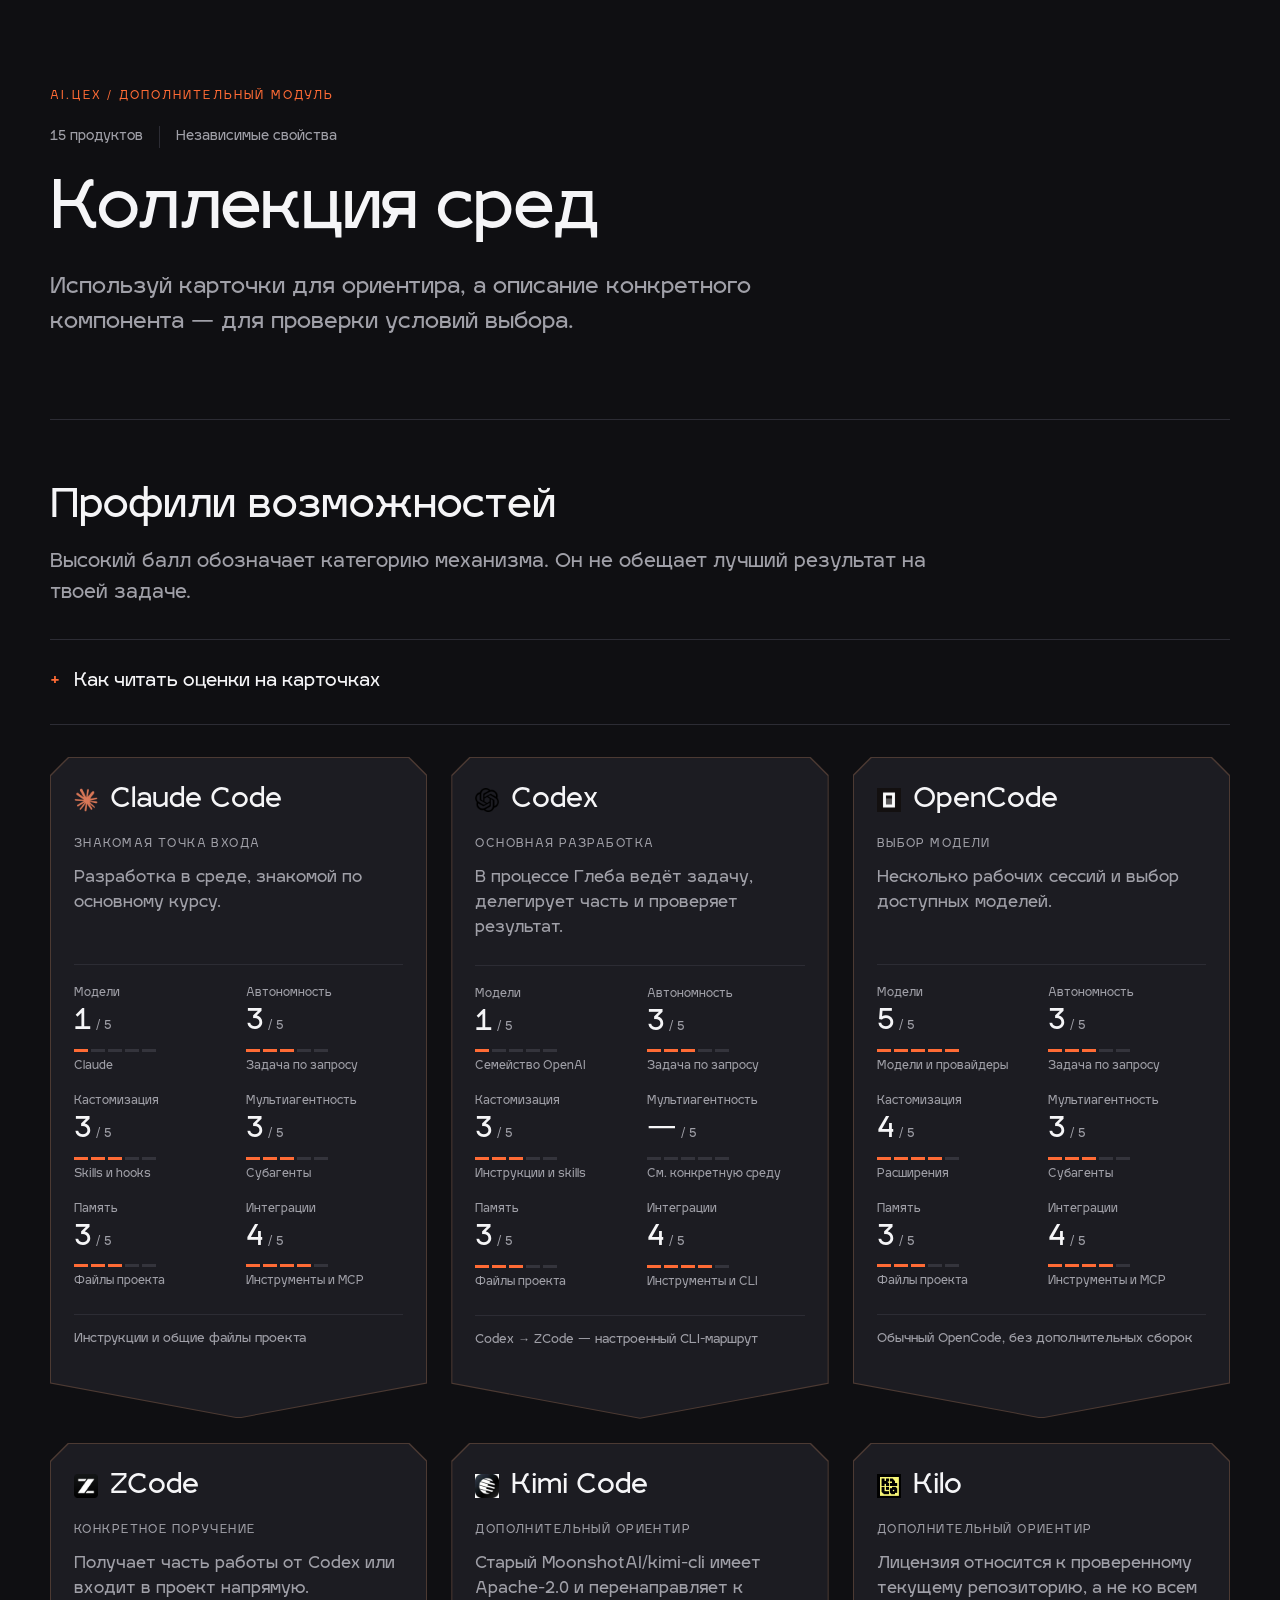
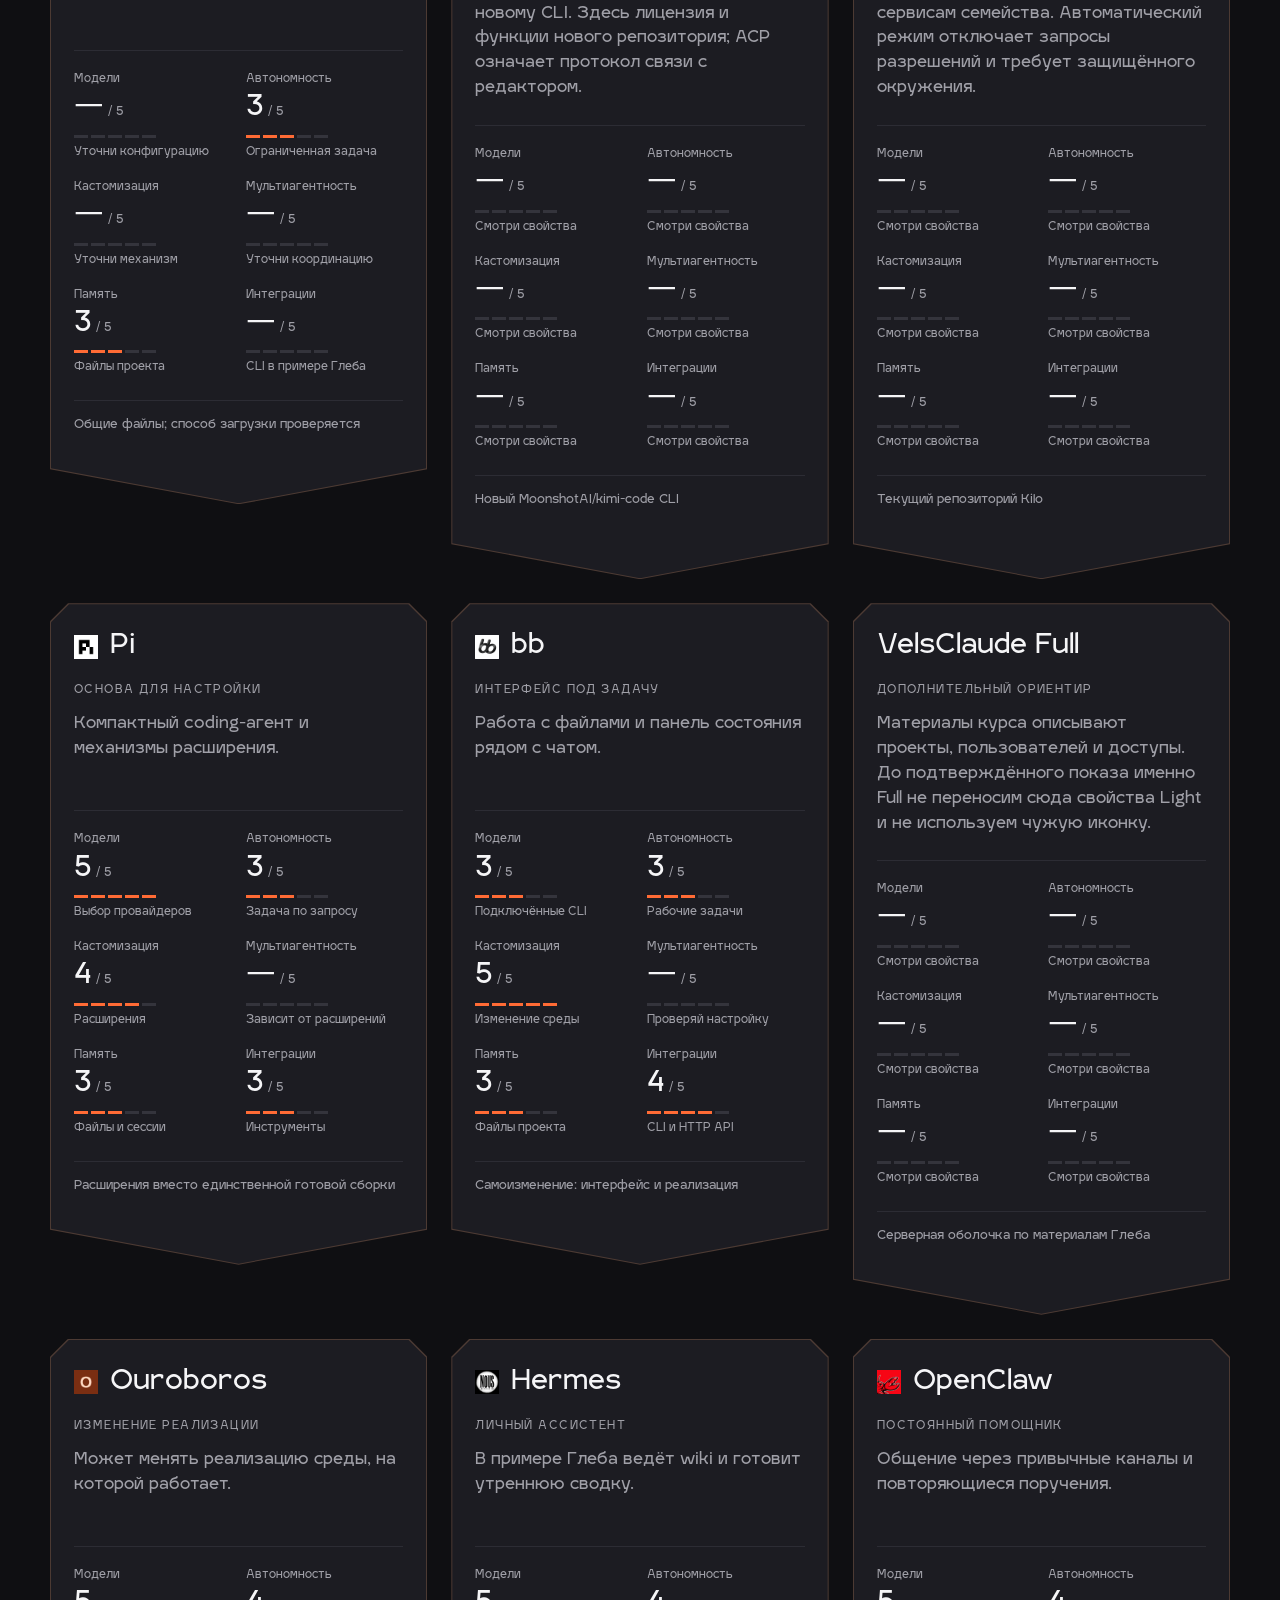
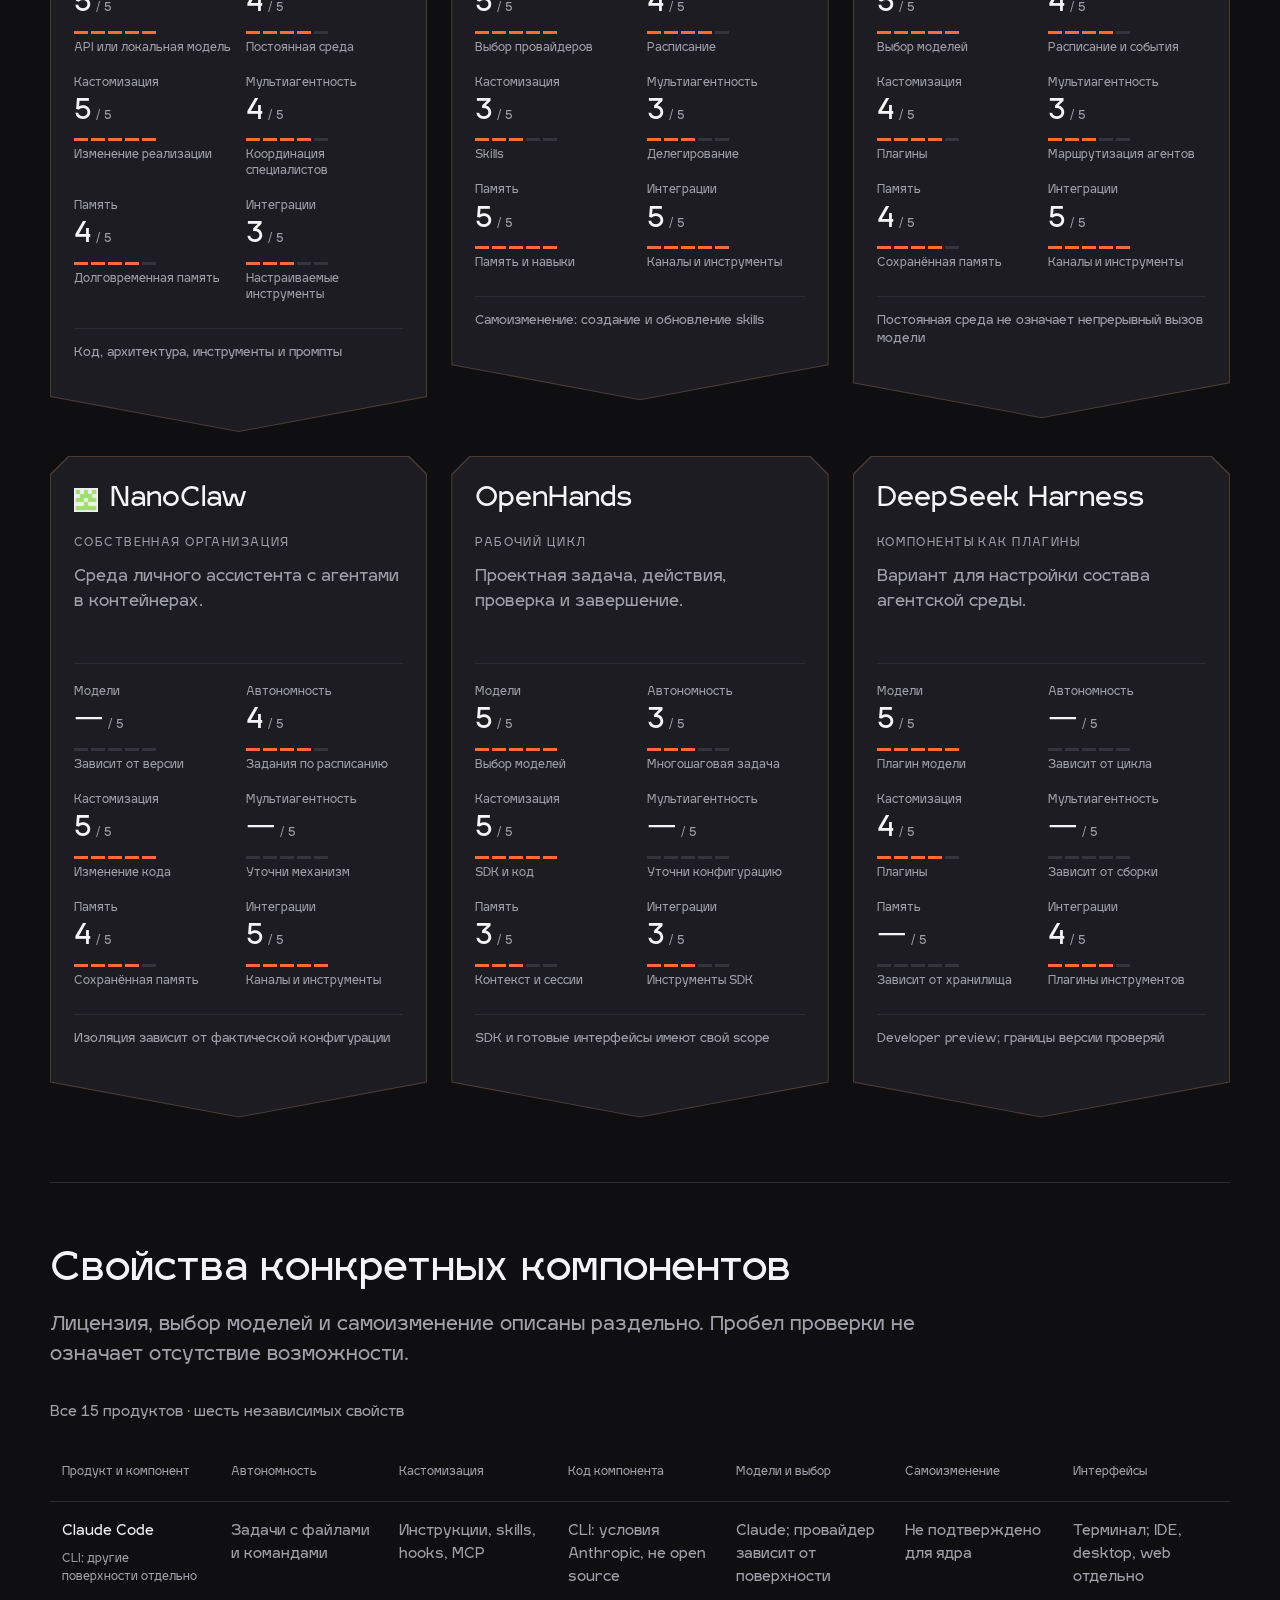
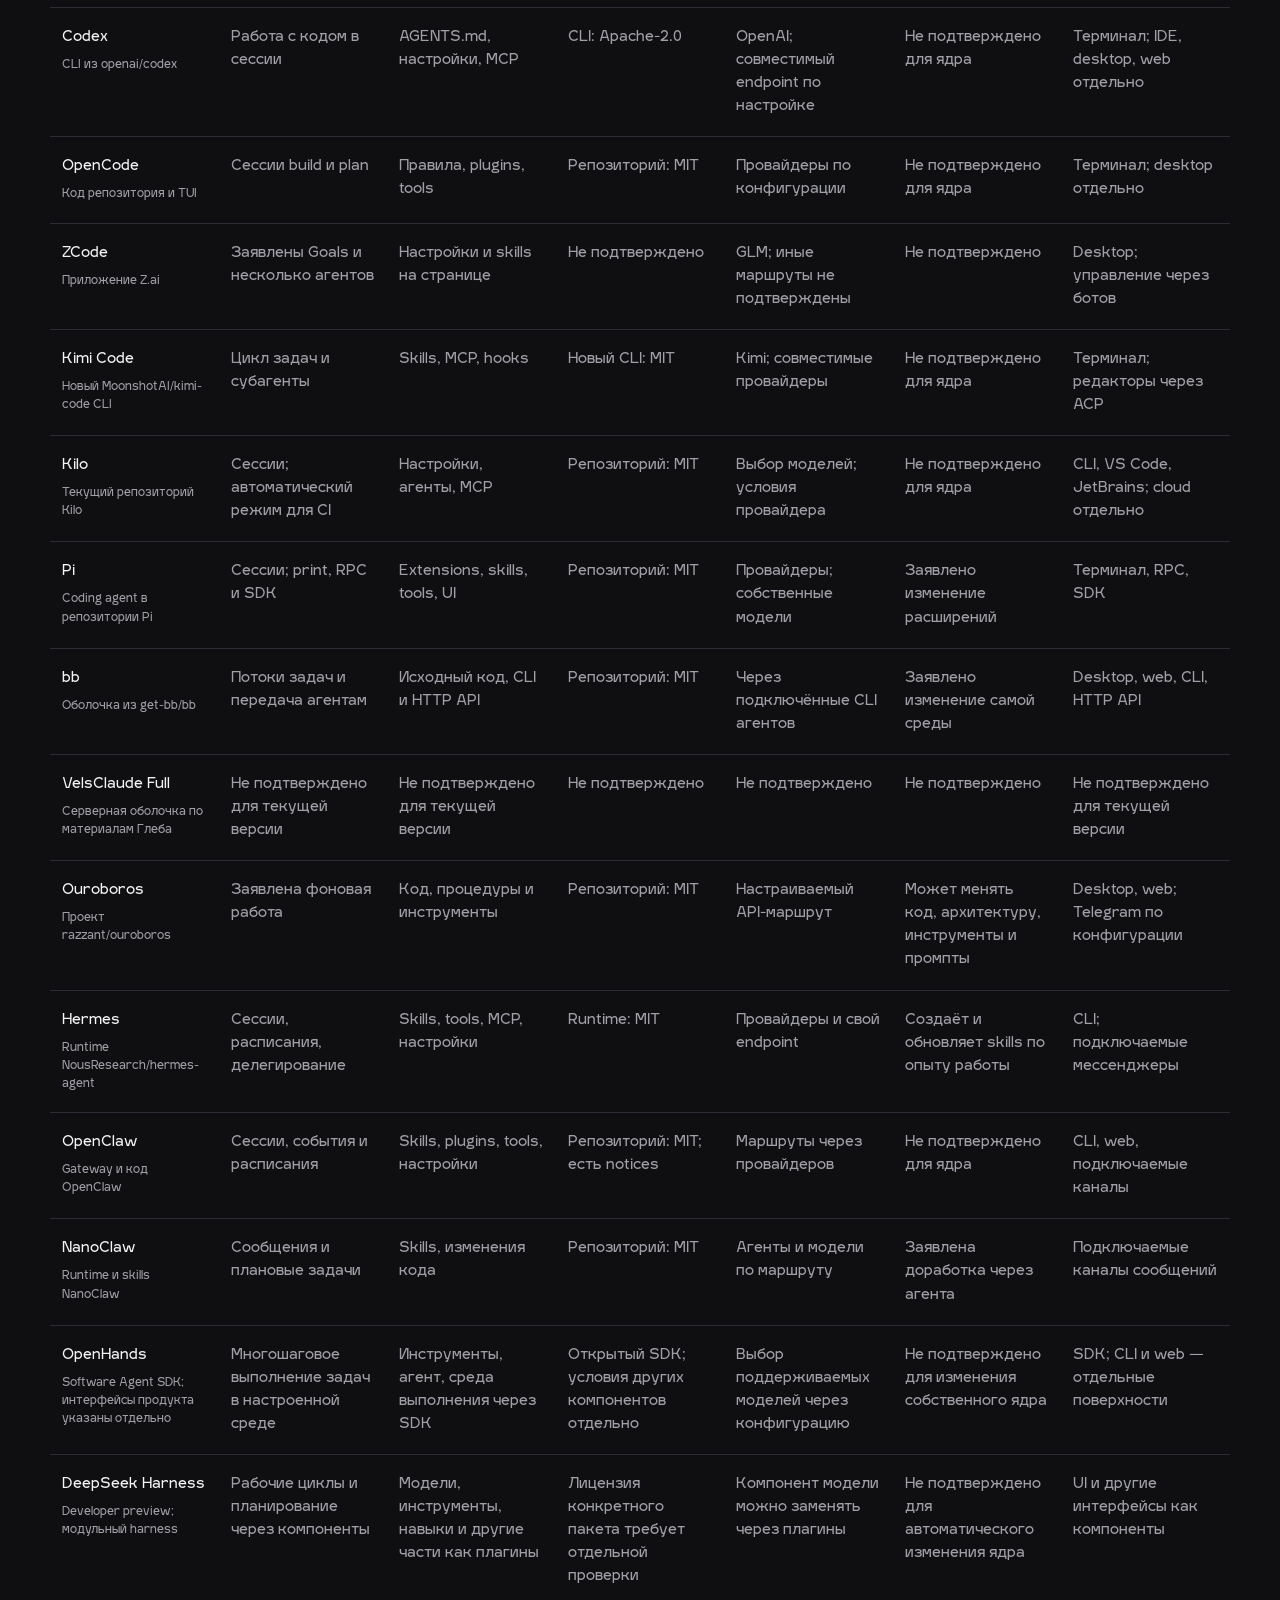
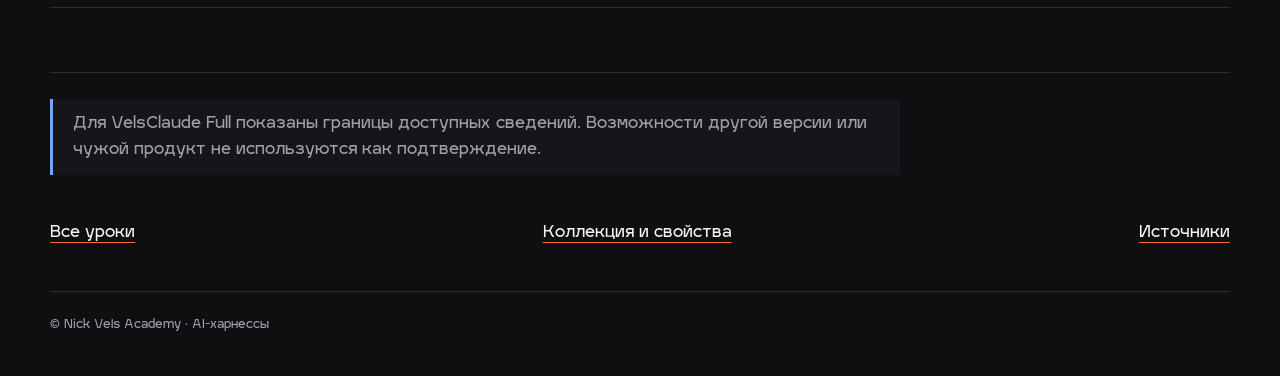
<file: presentation/matrix/index.html>
<!doctype html><html lang="ru"><head><meta charset="utf-8"><meta name="viewport" content="width=device-width,initial-scale=1"><meta name="color-scheme" content="dark"><meta name="description" content="Выбирай среду под задачу, меняй модели и продолжай работу с общими знаниями проекта."><title>Коллекция и свойства · AI.Цех</title><link rel="icon" href="data:,"><style>/* Nick Vels tokens. Reading and recording share one continuous layout. */

:root {
  --nv-bg-900: #0F0F12;
  --nv-bg-800: #16161A;
  --nv-surface: #1C1C22;
  --nv-surface-raised: #222229;
  --nv-border: #2C2C34;
  --nv-text: #F5F5F7;
  --nv-text-muted: #A0A0A8;
  --nv-accent: #FF6B35;
  --nv-accent-hover: #FF8556;
  --nv-accent-dark: #E55A2B;
  --nv-success: #3DDC84;
  --nv-warning: #FFB454;
  --nv-info: #7AA2FF;
  --r-btn: 8px;
  --r-panel: 12px;
  --r-card: 16px;
  --r-pill: 999px;
  --prose: 860px;
  --wide: 1880px;
}
* { box-sizing: border-box; }
html { background: var(--nv-bg-900); font-family: "Igra Sans", sans-serif; -webkit-text-size-adjust: 100%; }
body { margin: 0; color: var(--nv-text); font-size: 17px; line-height: 1.6; }
button, input, select, textarea, code, pre { font-family: inherit; font-size: inherit; }
a { color: inherit; text-decoration-color: var(--nv-accent); text-underline-offset: 5px; }
a:hover { color: var(--nv-accent-hover); }
button { color: inherit; cursor: pointer; }
:focus-visible { outline: 3px solid var(--nv-info); outline-offset: 4px; }
[tabindex="-1"]:focus { outline: 2px solid var(--nv-info); outline-offset: 6px; }
[hidden] { display: none !important; }
img, svg { max-width: 100%; }
h1, h2, h3, p { margin: 0 0 18px; }
h1, h2, h3 { line-height: 1.2; font-weight: 800; }
h1 { font-size: clamp(32px, 3.5vw, 56px); text-wrap: balance; }
h2 { font-size: clamp(25px, 2.3vw, 36px); text-wrap: balance; }
h3 { font-size: 20px; }
small { font-size: 15px; }
em { font-style: normal; }
p, .acceptance-row span, .document-fields dd { overflow-wrap: anywhere; }
.micro { display: block; margin-bottom: 16px; font-size: 11px; letter-spacing: .2em; text-transform: uppercase; color: var(--nv-accent); }
.lead { color: var(--nv-text-muted); font-size: 19px; line-height: 1.6; }
.sr-only { position: absolute; width: 1px; height: 1px; padding: 0; margin: -1px; overflow: hidden; clip-path: inset(50%); white-space: nowrap; }
.skip-link { position: fixed; left: 18px; top: 12px; z-index: 99; background: var(--nv-text); color: var(--nv-bg-900); width: 1px; height: 1px; padding: 0; overflow: hidden; clip-path: inset(50%); }
.skip-link:focus { width: auto; height: auto; padding: 12px 18px; clip-path: none; }
.stage { min-width: 0; padding: 64px 32px 80px; }
.long-grid, .matrix-page { max-width: var(--wide); margin: auto; }
.lesson-header, .screen-inner, .grid-footer, .home-inner, .sources-page, .page-intro { width: 100%; max-width: var(--prose); margin-inline: auto; }
.lesson-header { padding-bottom: 28px; }
.screen { margin: 0; padding: 48px 0; scroll-margin-top: 24px; }
.screen + .screen { border-top: 1px solid var(--nv-border); }
.screen-head { margin-bottom: 24px; }
.matrix-block .screen-inner { max-width: none; }
.matrix-block .screen-head, .matrix-hint { max-width: var(--prose); margin-inline: auto; }
.visual-caption, .footer-note { color: var(--nv-text-muted); font-size: 15px; margin: 20px 0 0; }
.explanation { margin-top: 24px; }
.explanation p:last-child { margin-bottom: 0; }
.page-nav, .product-jump { display: flex; gap: 12px 22px; flex-wrap: wrap; margin: 0 0 28px; }
.page-nav a, .product-jump a { min-height: 44px; display: inline-flex; align-items: center; font-size: 16px; }
.grid-footer { border-top: 1px solid var(--nv-border); padding-top: 32px; }
.lesson-list { display: grid; grid-template-columns: 1fr 1fr; gap: 0 28px; margin-top: 40px; }
.lesson-link { padding: 28px 0; border-top: 1px solid var(--nv-border); text-decoration: none; display: block; }
.lesson-link h2 { font-size: 27px; }
.lesson-link p { color: var(--nv-text-muted); }
.lesson-no { color: var(--nv-accent); display: block; margin-bottom: 12px; }
.lesson-meta { color: var(--nv-text-muted); font-size: 15px; }
.matrix-link { margin-top: 24px; }
.card-grid { display: grid; grid-template-columns: repeat(2, minmax(0, 1fr)); gap: 18px; }
.info-card { padding: 22px; background: var(--nv-surface); border: 1px solid var(--nv-border); border-radius: var(--r-panel); }
.info-card p { margin: 0; color: var(--nv-text-muted); }
.layers-bands { display: grid; gap: 12px; }
.layer-band { padding: 18px 22px; border-left: 2px solid var(--nv-border); background: var(--nv-bg-800); }
.layer-band-head { display: flex; flex-wrap: wrap; justify-content: space-between; gap: 6px 18px; margin-bottom: 6px; }
.layer-band-head em { color: var(--nv-text-muted); font-size: 15px; }
.layer-band > span { color: var(--nv-text-muted); }
.route-flow { display: grid; grid-template-columns: 1fr 60px 1fr 60px 1fr; align-items: stretch; gap: 8px; }
.route-node, .split-core, .diagram-node { min-width: 0; padding: 20px; border: 1px solid var(--nv-border); border-radius: var(--r-btn); background: var(--nv-surface); }
.route-node b, .route-node small { display: block; }
.route-node small { color: var(--nv-text-muted); margin-top: 8px; }
.route-arrow { display: grid; align-content: center; text-align: center; color: var(--nv-text-muted); font-size: 26px; }
.route-label { grid-column: 1 / -1; color: var(--nv-text-muted); margin: 12px 0 0; }
.split-flow { display: grid; grid-template-columns: 1fr 50px 1fr 50px 1fr; align-items: center; gap: 8px; }
.split-core { border-color: var(--nv-accent); text-align: center; }
.architecture { display: grid; grid-template-columns: minmax(170px, .7fr) minmax(0, 1.6fr); gap: 22px; background: var(--nv-bg-800); padding: 24px; border-radius: var(--r-panel); }
.shell-boundary { grid-column: 1 / -1; border-bottom: 1px solid var(--nv-border); padding-bottom: 18px; }
.side-port { align-self: center; }
.side-port p { color: var(--nv-text-muted); margin: 8px 0; }
.harness-boundary { border: 2px solid var(--nv-accent); border-radius: var(--r-btn); padding: 20px; }
.harness-boundary > b { display: block; margin-bottom: 18px; }
.loop { margin: 12px 0; padding-left: 24px; }
.loop li { margin: 8px 0; }
.loop-return { color: var(--nv-text-muted); }
.shared-core { background: var(--nv-bg-800); padding: 24px; border-radius: var(--r-panel); }
.shared-core .core { border: 2px solid var(--nv-accent); border-radius: var(--r-btn); padding: 18px; margin-top: 18px; }
.shared-inputs { display: grid; grid-template-columns: 1fr 1fr; gap: 18px; }
.shared-inputs p { margin: 8px 0 0; color: var(--nv-text-muted); }
.workflow { list-style: none; padding: 0; margin: 0; counter-reset: step; }
.workflow li { counter-increment: step; display: grid; grid-template-columns: 36px minmax(0, 1fr); column-gap: 14px; padding: 16px 0; border-bottom: 1px solid var(--nv-border); }
.workflow li::before { content: counter(step, decimal-leading-zero); color: var(--nv-accent); }
.workflow b, .workflow span { grid-column: 2; }
.workflow span { color: var(--nv-text-muted); }
.flow-branch { margin-top: 20px; padding: 16px 20px; border-left: 3px solid var(--nv-warning); background: var(--nv-bg-800); }
.control-plane { background: var(--nv-bg-800); border-radius: var(--r-panel); padding: 24px; }
.control-lane { display: grid; grid-template-columns: 140px minmax(0, 1fr); gap: 18px; margin-bottom: 20px; }
.control-gate { border: 2px solid var(--nv-accent); padding: 18px; border-radius: var(--r-btn); }
.control-lane p { margin: 0; }
.document-fields { background: var(--nv-bg-800); padding: 24px; border-radius: var(--r-panel); }
.document-fields dl { margin: 0; }
.document-fields dt { font-weight: 800; margin-top: 16px; }
.document-fields dd { margin: 6px 0 0; color: var(--nv-text-muted); }
.checklist { list-style: none; margin: 0; padding: 0; display: grid; gap: 16px; }
.checklist li { border-left: 2px solid var(--nv-border); padding: 12px 20px; }
.checklist b, .checklist span { display: block; }
.checklist span { color: var(--nv-text-muted); margin-top: 8px; }
.accept-panel { display: grid; gap: 16px; }
.acceptance-row { padding: 20px; background: var(--nv-bg-800); border: 1px solid var(--nv-border); border-radius: var(--r-btn); }
.acceptance-row b, .acceptance-row span, .acceptance-row em { display: block; }
.acceptance-row span { color: var(--nv-text-muted); margin: 8px 0; }
.acceptance-row em { color: var(--nv-warning); }
.decision-row { padding: 18px 0; border-bottom: 1px solid var(--nv-border); }
.decision-row b, .decision-row span { display: block; }
.decision-row span { color: var(--nv-text-muted); margin-top: 8px; }
.decision-formula { display: flex; flex-wrap: wrap; gap: 12px; align-items: center; }
.decision-formula span { padding: 12px; border: 1px solid var(--nv-border); border-radius: var(--r-btn); }
.decision-formula i { color: var(--nv-text-muted); font-style: normal; }
.tree { background: var(--nv-bg-800); padding: 24px; border-radius: var(--r-panel); }
.tree ul { list-style: none; margin: 0; padding-left: 22px; border-left: 1px solid var(--nv-border); }
.tree > ul { padding: 0; border: 0; }
.tree li { margin: 12px 0; }
.tree-row { display: grid; grid-template-columns: minmax(190px, .95fr) minmax(0, 1.1fr); gap: 16px; align-items: baseline; }
.tree a { overflow-wrap: anywhere; }
.tree .purpose { color: var(--nv-text-muted); font-size: 16px; }
.tree-examples { margin-top: 24px; }
.tree-examples section { padding: 18px 0; border-top: 1px solid var(--nv-border); scroll-margin-top: 24px; }
.tree-examples p { margin: 0; }
.criteria-table { width: 100%; table-layout: fixed; border-collapse: collapse; }
.criteria-table caption { text-align: left; font-size: 17px; margin-bottom: 18px; color: var(--nv-text-muted); }
.criteria-table th, .criteria-table td { vertical-align: top; text-align: left; padding: 16px 12px; border-bottom: 1px solid var(--nv-border); font-size: 16px; line-height: 1.5; overflow-wrap: break-word; }
.criteria-table thead th { font-weight: 600; color: var(--nv-text-muted); background: var(--nv-surface); }
.criteria-table tbody th { font-weight: 600; }
.criteria-table td { color: var(--nv-text-muted); }
.matrix thead th:first-child { width: 17%; }
.matrix .product-head { display: flex; gap: 10px; align-items: flex-start; }
.product-head > div { min-width: 0; }
.product-head b { display: block; }
.product-head small { display: block; font-size: 15px; font-weight: 400; color: var(--nv-text-muted); margin-top: 10px; }
.product-logo { width: 22px; height: 22px; border-radius: 4px; flex: 0 0 22px; }
.product-logo[src$="/codex.png"] { filter: invert(1); }
.matrix tr.focus-product { box-shadow: inset 3px 0 var(--nv-accent); }
.matrix-mobile, .comparison-mobile { display: none; }
.matrix-notes { max-width: var(--prose); margin: 32px auto 0; }
.matrix-notes summary { cursor: pointer; padding: 14px 0; min-height: 44px; }
.matrix-notes li { margin: 14px 0; }
.product-card { padding: 24px; border: 1px solid var(--nv-border); border-radius: var(--r-panel); background: var(--nv-surface); scroll-margin-top: 24px; }
.product-card header { display: flex; align-items: start; gap: 12px; margin-bottom: 24px; }
.product-card h3 { margin-bottom: 6px; }
.product-card header p { margin: 0; color: var(--nv-text-muted); }
.product-card dl { margin: 0; }
.property { display: grid; grid-template-columns: minmax(160px, .65fr) minmax(0, 1fr); gap: 20px; border-top: 1px solid var(--nv-border); padding: 14px 0; }
.property dt { color: var(--nv-text-muted); }
.property dd { margin: 0; }
.product-note { margin: 20px 0 0; color: var(--nv-text-muted); font-size: 15px; }
.source-row { border-top: 1px solid var(--nv-border); padding: 28px 0; scroll-margin-top: 24px; overflow-wrap: anywhere; }
.source-row p { color: var(--nv-text-muted); }
.source-links { display: flex; flex-wrap: wrap; gap: 12px 24px; margin-top: 22px; font-size: 15px; }
.source-links a { min-height: 44px; display: inline-flex; align-items: center; }
.progress-bar { position: fixed; top: 0; left: 0; height: 3px; width: 0; background: var(--nv-accent); z-index: 50; }
.dot-nav { position: fixed; right: 12px; top: 50%; transform: translateY(-50%); display: grid; z-index: 40; }
.dot-nav a { width: 24px; height: 24px; display: grid; place-items: center; }
.dot-nav a::before { content: ""; width: 7px; height: 7px; border-radius: var(--r-pill); background: var(--nv-text-muted); }
.dot-nav a[aria-current]::before { background: var(--nv-accent); }
/* Reserve the full horizontal corridor, not just a block's bottom. */
@media screen {
  .recording .stage { padding-left: calc(28vw + 32px); }
  .recording .skip-link { left: calc(28vw + 18px); }
  .recording .matrix-desktop { display: none; }
  .recording .matrix-mobile { display: grid; gap: 24px; }
}
@media screen and (min-width: 1900px) {
  .recording .matrix-desktop { display: block; }
  .recording .matrix-mobile { display: none; }
  .criteria-table th, .criteria-table td { font-size: 18px; padding: 18px 14px; }
}
@media screen and (max-width: 1499px) {
  .dot-nav { display: none; }
}
@media screen and (max-width: 1199px) {
  .matrix-desktop { display: none; }
  .matrix-mobile { display: grid; gap: 24px; }
}
@media screen and (max-width: 900px) {
  .comparison-desktop { display: none; }
  .comparison-mobile { display: grid; gap: 18px; }
  .route-flow, .split-flow { grid-template-columns: minmax(0, 1fr); }
  .route-arrow { font-size: 24px; padding: 2px; }
  .route-arrow .horizontal { display: none; }
  .route-arrow::before { content: "↓"; }
  .split-flow > .route-arrow:nth-child(2)::before { content: "↑"; }
  .architecture { grid-template-columns: 1fr; }
  .shell-boundary { grid-column: auto; }
  .card-grid { grid-template-columns: 1fr; }
  .tree-row { grid-template-columns: 1fr; gap: 4px; }
  .control-lane { grid-template-columns: 1fr; gap: 10px; }
}
@media screen and (max-width: 600px) {
  .stage { padding: 36px 18px 56px; }
  .lead { font-size: 18px; }
  .screen { padding: 32px 0; }
  .lesson-list, .shared-inputs { grid-template-columns: 1fr; }
  .comparison-desktop { display: none; }
  .comparison-mobile { display: grid; gap: 18px; }
  .property { grid-template-columns: 1fr; gap: 6px; }
  .product-card { padding: 20px; }
  .architecture, .control-plane, .tree, .document-fields, .shared-core { padding: 18px; }
  .tree ul { padding-left: 14px; }
  .product-jump { gap: 6px 20px; }
}
@media screen and (prefers-reduced-motion: reduce) {
  *, *::before, *::after { scroll-behavior: auto !important; transition: none !important; animation: none !important; }
}
@media print {
  @page { size: A4 landscape; margin: 12mm; }
  :root { --nv-text: #111; --nv-text-muted: #333; --nv-bg-900: #fff; --nv-bg-800: #fff; --nv-surface: #fff; --nv-border: #888; --nv-accent: #963000; --nv-info: #1743a1; --nv-warning: #774200; }
  :focus, :focus-visible { outline: none !important; }
  .product-logo, .product-logo[src$="/codex.png"] { filter: none; }
  html { background: white; }
  body { color: black; font-size: 11pt; }
  .stage, .recording .stage { padding: 0; }
  .page-nav, .dot-nav, .progress-bar, .skip-link, .product-jump, .matrix-mobile, .comparison-mobile { display: none; }
  .matrix-desktop, .comparison-desktop { display: block; }
  .screen { padding: 20px 0; }
  h1, h2, h3 { break-after: avoid; }
  tr, .tree-row, .info-card { break-inside: avoid; }
  .criteria-table th, .criteria-table td { font-size: 10pt; padding: 8px; color: black; }
  .product-head small { font-size: 9pt; }
  .lead, .visual-caption, .property dt, .source-row p { color: #333; }
  .criteria-table thead th, .info-card, .tree, .architecture, .shared-core, .diagram-node, .route-node, .document-fields, .control-plane, .layer-band { background: white; }
}
/* Overrides extend the published Nick Vels engine; print rules retained below. */
@font-face{font-family:'Igra Sans';src:url('[data-uri]') format('opentype');font-weight:100 900;font-display:swap}
html{font-family:'Igra Sans';scroll-behavior:smooth;background:#0F0F12}
body{font-family:'Igra Sans';font-size:18px;line-height:1.65;}
*,*::before,*::after{box-sizing:border-box}
figure{margin:0}
h1,h2,h3,p{overflow-wrap:normal;word-break:normal}
h1{font-size:clamp(38px,5.2vw,68px);line-height:1.08;max-width:1000px;letter-spacing:-.02em;text-wrap:balance}
h2{font-size:clamp(28px,3.1vw,44px);line-height:1.16;text-wrap:balance}
h3{font-size:22px;line-height:1.3}
a{overflow-wrap:anywhere}
.wrap{max-width:1260px;margin:auto;padding:64px 40px 40px}
.micro{font-size:11px;color:#FF6B35;letter-spacing:.2em;text-transform:uppercase;margin-bottom:20px}
.hero{padding:24px 0 48px;border-bottom:1px solid #2C2C34;position:relative}
.hero .lead{max-width:760px;font-size:clamp(19px,1.7vw,23px);margin:24px 0 30px}
.eyeline{display:flex;align-items:center;gap:16px;flex-wrap:wrap;color:#A0A0A8;font-size:13px;margin-bottom:28px}
.eyeline span+span{padding-left:16px;border-left:1px solid #2C2C34}
.hero-n{font-size:16px;color:#FF6B35}
.section-links{display:flex;flex-wrap:wrap;gap:8px 22px;margin-top:24px;padding:0;list-style:none}
.section-links a{font-size:15px;min-height:44px;display:inline-flex;align-items:center;text-decoration-thickness:1px;color:#A0A0A8}
.section-links a:hover{color:#F5F5F7}
.chapter{padding:64px 0;border-bottom:1px solid #2C2C34;scroll-margin-top:24px}
.sec-head{max-width:880px;margin-bottom:30px;break-inside:avoid}
.sec-head .lead{font-size:19px;line-height:1.6}
.reading{max-width:760px}
.flow{display:flex;align-items:stretch;gap:0;margin:32px 0 12px;}
.flow .node{flex:1;min-width:0;background:#1C1C22;border:1px solid #2C2C34;border-radius:8px;padding:24px 20px;}
.node b{display:block;font-size:22px;line-height:1.25;margin-bottom:12px}
.node p{color:#A0A0A8;margin:0;font-size:16px}
.flow .node:first-child{border-color:#FF6B35}
.connector{display:flex;flex:0 0 80px;flex-direction:column;align-items:center;justify-content:center;font-size:12px;color:#A0A0A8;gap:4px}
.connector svg{width:30px;height:16px;stroke:currentColor;fill:none}
.flow-caption{font-size:14px;color:#A0A0A8;margin-top:16px;max-width:780px}
.band-list{border-top:1px solid #2C2C34}
.band{display:grid;grid-template-columns:minmax(180px,.7fr) minmax(0,1.7fr);gap:30px;padding:25px 0;border-bottom:1px solid #2C2C34}
.band b{font-size:23px;line-height:1.35}.band p{margin:0;color:#A0A0A8;font-size:18px;max-width:720px}
.band-count{font-size:12px;color:#FF6B35;display:block;letter-spacing:.15em;margin-bottom:8px}
.two-col{display:grid;grid-template-columns:repeat(2,minmax(0,1fr));gap:32px}
.plain-col{padding:26px 0;border-top:2px solid #2C2C34}.plain-col:first-child{border-color:#FF6B35}.plain-col p{color:#A0A0A8;margin-bottom:0}
.prompt{margin-top:28px;padding:26px 28px;background:#16161A;border-left:3px solid #FF6B35;border-radius:0 8px 8px 0;max-width:900px}
.prompt .micro{margin-bottom:12px}.prompt p{font-size:19px;margin:0;line-height:1.6}
.note{font-size:16px;color:#A0A0A8;border-left:3px solid #7AA2FF;padding:12px 20px;margin:26px 0 0;max-width:850px;background:#16161A}
.sources-inline{font-size:13px;display:flex;gap:8px 20px;flex-wrap:wrap;margin-top:26px;color:#A0A0A8}
.step-list{list-style:none;padding:0;margin:0;counter-reset:steps}.step-list li{position:relative;padding:22px 0 22px 62px;border-bottom:1px solid #2C2C34;counter-increment:steps}
.step-list li::before{content:counter(steps,decimal-leading-zero);position:absolute;left:0;top:21px;color:#FF6B35;font-size:18px}
.step-list b{font-size:21px;display:block;margin-bottom:6px}.step-list p{color:#A0A0A8;margin:0;max-width:780px}
.statement{font-size:clamp(24px,2.5vw,34px);max-width:980px;border-left:3px solid #FF6B35;padding:4px 0 4px 28px;line-height:1.4}
.statement p{margin:0}.statement small{display:block;margin-bottom:14px;color:#A0A0A8;font-size:14px}
.route-pair{display:grid;gap:24px}.route{padding:28px;background:#16161A;border:1px solid #2C2C34;border-radius:12px}.route h3{margin-bottom:12px}.route .flow{margin-top:22px}.route p{max-width:800px;color:#A0A0A8}
.tree{padding:32px;border:1px solid #2C2C34;background:#16161A}.tree ul{margin:0;padding:0 0 0 25px;border-left:1px solid #2C2C34;list-style:none}.tree>ul{padding:0;border:0}
.tree li{margin:0}.tree .tree-row{display:grid;grid-template-columns:minmax(200px,.75fr) minmax(0,1.4fr);gap:22px;padding:13px 0}.tree-row b{font-size:17px}.tree-row span{color:#A0A0A8;font-size:16px}
.mock-label{font-size:12px;color:#A0A0A8;margin-bottom:14px;letter-spacing:.1em;text-transform:uppercase}
.polka{border:1px solid #2C2C34;border-radius:12px;padding:28px;background:#16161A}.polka-top{display:flex;align-items:center;justify-content:space-between;gap:20px;margin-bottom:28px}.polka-top strong{font-size:28px}.polka-top span{font-size:14px;color:#A0A0A8}.book-row{display:grid;grid-template-columns:1.2fr 1fr .7fr;gap:20px;padding:16px 0;border-top:1px solid #2C2C34;font-size:16px}.book-row span{color:#A0A0A8}.book-row em{font-style:normal;font-size:14px}.task-band{margin-top:24px;padding:18px 0 0;border-top:1px solid #FF6B35;color:#F5F5F7}.task-band span{color:#A0A0A8;display:block;font-size:15px}
.windows{display:grid;grid-template-columns:repeat(3,minmax(0,1fr));gap:20px}.window{background:#16161A;border:1px solid #2C2C34;border-radius:12px;min-width:0}.window-bar{font-size:13px;color:#A0A0A8;padding:14px 20px;border-bottom:1px solid #2C2C34}.window-body{padding:24px 20px}.window-body h3{font-size:21px}.window-body p{font-size:16px;color:#A0A0A8;margin:0}.task-status{color:#FF6B35;font-size:11px;letter-spacing:.1em;margin-bottom:18px;display:block}
.panel-demo{display:grid;grid-template-columns:.8fr 1.2fr;gap:32px;align-items:center}.file-source{padding:20px 0}.file-source b{font-size:23px}.file-source p{color:#A0A0A8}.panel-state{border:1px solid #2C2C34;border-top:2px solid #FF6B35;background:#16161A;padding:28px;border-radius:12px}.panel-state dl{margin:0}.panel-state dt{font-size:12px;color:#A0A0A8;text-transform:uppercase;letter-spacing:.14em;margin:22px 0 6px}.panel-state dd{margin:0;font-size:18px}
.wiki-core{padding:24px;border:1px solid #FF6B35;border-radius:8px;text-align:center;max-width:470px;margin:0 auto}.wiki-core b{font-size:25px}.wiki-core p{color:#A0A0A8;margin:6px 0 0}.wiki-branches{display:grid;grid-template-columns:repeat(3,minmax(0,1fr));gap:28px}.wiki-branch{text-align:center}.wiki-branch .node{border:1px solid #2C2C34;padding:24px;background:#1C1C22;border-radius:8px}.vertical-link{color:#A0A0A8;font-size:12px;padding:10px 0}.vertical-link svg{display:block;margin:auto;width:16px;height:30px;stroke:currentColor;fill:none}.wiki-backlink{margin-top:20px;color:#A0A0A8;font-size:15px;text-align:center}
.brief{border:1px solid #2C2C34;border-radius:12px;padding:8px 28px;background:#16161A}.brief-row{display:grid;grid-template-columns:32px minmax(130px,.6fr) minmax(0,1.6fr);gap:20px;padding:22px 0;border-bottom:1px solid #2C2C34}.brief-row:last-child{border:0}.brief-row>span{color:#FF6B35;font-size:14px}.brief-row p{margin:0;color:#A0A0A8;font-size:17px}
.loop-return{margin-top:16px;padding:18px 22px;border-left:2px solid #FFB454;background:#16161A;font-size:16px;color:#A0A0A8}
.bench-row{display:grid;grid-template-columns:220px minmax(0,1fr);gap:30px;border-top:1px solid #2C2C34;padding:24px 0}.bench-row p{color:#A0A0A8;margin:0}.bench-meta{display:flex;flex-wrap:wrap;gap:12px;margin-top:25px;font-size:14px}.bench-meta span{padding:9px 14px;border:1px solid #2C2C34;border-radius:8px}
.collection{display:grid;grid-template-columns:repeat(3,minmax(0,1fr));gap:24px;margin-top:32px;align-items:start}.player{position:relative;min-width:0;padding:26px 24px 38px;background:#1C1C22;border:1px solid #2C2C34;border-top:2px solid #FF6B35;border-radius:16px 16px 28px 28px;}
.player{isolation:isolate;border:0;border-radius:0;background:transparent;padding-bottom:70px}
.player::before,.player::after{content:'';position:absolute;inset:0;z-index:-1;pointer-events:none;clip-path:polygon(0 18px,18px 0,calc(100% - 18px) 0,100% 18px,100% calc(100% - 35px),50% 100%,0 calc(100% - 35px))}
.player::before{background:#4C3A33}.player::after{inset:1px;background:#1C1C22}
.player-top{display:flex;gap:12px;align-items:center;margin-bottom:15px}.player-top img{width:24px;height:24px;object-fit:contain}.player h3{font-size:27px;margin:0}.player-role{font-size:11px;letter-spacing:.13em;text-transform:uppercase;color:#A0A0A8;display:block;margin:18px 0 12px}.player-use{font-size:16px;line-height:1.55;min-height:74px;color:#A0A0A8}.stats{display:grid;grid-template-columns:repeat(2,minmax(0,1fr));gap:18px 14px;margin:24px 0;padding-top:20px;border-top:1px solid #2C2C34}.stat dt{font-size:11px;color:#A0A0A8;margin-bottom:4px}.stat dd{margin:0}.stat .score{font-size:28px;line-height:1.1}.stat .outof{font-size:12px;color:#A0A0A8}.stat small{display:block;font-size:11px;color:#A0A0A8;line-height:1.45;margin-top:7px}.ticks{display:flex;gap:3px;margin-top:9px}.ticks i{width:14px;height:3px;background:#34343C}.ticks i.on{background:#FF6B35}.player-foot{font-size:12px;color:#A0A0A8;line-height:1.5;border-top:1px solid #2C2C34;padding-top:15px;margin:0}
.rubric{border-top:1px solid #2C2C34;border-bottom:1px solid #2C2C34;padding:20px 0;margin-top:24px}.rubric summary{cursor:pointer;min-height:44px;display:flex;align-items:center;gap:14px}.rubric summary::before{content:'+';color:#FF6B35;font-size:22px}.rubric[open] summary::before{content:'−'}.rubric p{color:#A0A0A8;font-size:16px}.rubric li{margin:15px 0;font-size:15px;color:#A0A0A8}
.practice{background:#16161A;padding:34px;border:1px solid #2C2C34;border-left:3px solid #FF6B35;border-radius:12px}.practice .acceptance{margin:25px 0 0;padding-top:20px;border-top:1px solid #2C2C34;color:#A0A0A8;font-size:17px}.practice .acceptance b{color:#F5F5F7;display:block;margin-bottom:6px}
.bottom-nav{display:flex;flex-wrap:wrap;gap:8px 25px;justify-content:space-between;padding:36px 0;border-bottom:1px solid #2C2C34}.bottom-nav a{min-height:44px;display:inline-flex;align-items:center;font-size:16px}.copyright{color:#A0A0A8;font-size:12px;padding-top:24px}
.lesson-index{list-style:none;padding:0;margin:0}.lesson-index li{border-top:1px solid #2C2C34}.lesson-index a{display:grid;grid-template-columns:64px 1fr 26px;gap:22px;padding:30px 0;text-decoration:none}.lesson-index .number{font-size:24px;color:#FF6B35}.lesson-index h2{font-size:30px;margin-bottom:12px}.lesson-index p{margin:0;color:#A0A0A8;font-size:17px}.lesson-index .go{font-size:23px;color:#A0A0A8}
.source-list{list-style:none;padding:0}.source-list li{padding:24px 0;border-top:1px solid #2C2C34}.source-list a{font-size:21px}.source-list p{color:#A0A0A8;margin:10px 0 0;font-size:16px}
.matrix-table{width:100%;border-collapse:collapse;table-layout:fixed;font-size:14px}.matrix-table caption{text-align:left;margin:0 0 22px;color:#A0A0A8}.matrix-table th,.matrix-table td{padding:18px 12px;vertical-align:top;text-align:left;border-bottom:1px solid #2C2C34;overflow-wrap:anywhere}.matrix-table thead th{font-size:11px;color:#A0A0A8}.matrix-table td{color:#A0A0A8}.matrix-table th small{display:block;font-size:11px;font-weight:400;color:#A0A0A8;margin-top:8px}.matrix-mobile{display:none}.fact-card{padding:26px 0;border-top:1px solid #2C2C34}.fact-card>p{font-size:14px;color:#A0A0A8}.fact-card dl{margin:0}.fact-card dl>div{display:grid;grid-template-columns:150px 1fr;gap:18px;padding:12px 0}.fact-card dt{font-size:13px;color:#A0A0A8}.fact-card dd{font-size:16px;margin:0}
.script .chapter{padding-top:45px}.scene{margin:36px 0;padding-top:26px;border-top:1px solid #2C2C34}.scene .timing{color:#FF6B35;font-size:14px}.scene dl{margin-top:25px}.scene dt{font-size:12px;text-transform:uppercase;letter-spacing:.13em;color:#A0A0A8;margin-top:22px}.scene dd{margin:6px 0 0;font-size:17px}.scene .narration{font-size:20px;line-height:1.75;max-width:880px}
.reading-progress{position:fixed;top:0;left:0;height:3px;width:100%;transform-origin:left;transform:scaleX(0);background:#FF6B35;z-index:10;pointer-events:none}
main[tabindex='-1']:focus,.chapter[tabindex='-1']:focus{outline:none}
.chapter:focus-visible .sec-head>h2{outline:2px solid #7AA2FF;outline-offset:8px;border-radius:2px}
.panel-demo{grid-template-columns:minmax(0,.8fr) 80px minmax(0,1.2fr);gap:0}
.file-source.node{padding:24px;background:#1C1C22;border:1px solid #2C2C34;border-radius:8px}
.file-source.node p{margin:0}
.wiki-core{position:relative}
.wiki-core::after{content:'';position:absolute;height:24px;bottom:-25px;left:50%;border-left:1px solid #A0A0A8}
.wiki-branches{--wiki-gap:28px;position:relative;padding-top:24px;gap:var(--wiki-gap)}
.wiki-branches::before{content:'';position:absolute;top:24px;left:calc((100% - 2 * var(--wiki-gap))/6);right:calc((100% - 2 * var(--wiki-gap))/6);border-top:1px solid #A0A0A8}
.vertical-link{padding:0 0 10px}
@media screen and (max-width:900px){.panel-demo{grid-template-columns:1fr}.panel-demo>.connector{height:56px}}
@media screen and (max-width:700px){.wiki-core::after,.wiki-branches::before{display:none}.wiki-branches{padding:16px 0 0 20px;margin-left:12px;border-left:1px solid #A0A0A8;gap:20px}.wiki-branch{position:relative}.wiki-branch::before{content:'';position:absolute;left:-20px;top:32px;width:20px;border-top:1px solid #A0A0A8}.wiki-branch .vertical-link{display:none}}
@media screen and (min-width:1600px){body{font-size:20px}.wrap{padding-top:80px}.chapter{padding:76px 0}.hero{padding-bottom:60px}.sec-head .lead{font-size:21px}.node p{font-size:18px}.node b{font-size:24px}}
@media screen and (min-width:1200px){.recording .wrap{margin-left:max(330px,calc((100vw - 1180px)/2));margin-right:40px;max-width:1180px;padding-left:24px;padding-right:24px}.recording h1{font-size:54px}.recording .collection{grid-template-columns:repeat(2,minmax(0,1fr))}}
@media screen and (max-width:1100px){.collection{grid-template-columns:repeat(2,minmax(0,1fr))}.matrix-table{display:none}.matrix-mobile{display:block}.flow .node{padding:22px 16px}.connector{flex-basis:70px}.node b{font-size:20px}.node p{font-size:15px}}
@media screen and (max-width:900px){.flow{flex-direction:column}.connector{flex-basis:auto;height:52px;flex-direction:row;gap:14px}.connector svg{transform:rotate(90deg)}.flow .node{padding:22px}.node b{font-size:23px}.node p{font-size:17px}.brief-row{grid-template-columns:26px minmax(175px,.8fr) minmax(0,1.4fr);gap:18px}.windows{grid-template-columns:1fr}.wiki-branches{gap:16px}}
@media screen and (max-width:700px){body{font-size:17px}.wrap{padding:28px 22px}.hero{padding:14px 0 28px}h1{font-size:40px;line-height:1.1}h2{font-size:30px}.hero .lead,.sec-head .lead{font-size:18px}.chapter{padding:42px 0}.section-links{gap:0 18px;margin-top:18px}.section-links a{font-size:14px}.eyeline{margin-bottom:22px}.flow{flex-direction:column;margin-top:24px}.connector{flex-basis:auto;height:52px;flex-direction:row;gap:10px}.connector svg{transform:rotate(90deg)}.flow .node{padding:22px}.node b{font-size:23px}.node p{font-size:17px}.two-col,.windows,.panel-demo,.wiki-branches,.collection{grid-template-columns:1fr;gap:20px}.band{grid-template-columns:1fr;gap:10px;padding:24px 0}.band b{font-size:23px}.band p{font-size:17px}.band-count{display:inline-block;margin-right:14px;margin-bottom:0}.prompt{padding:22px 20px}.prompt p{font-size:17px}.note{font-size:15px;padding:14px 16px}.step-list li{padding-left:45px}.step-list b{font-size:21px}.step-list p{font-size:17px}.statement{font-size:25px;padding-left:22px}.tree{padding:22px 16px}.tree ul{padding-left:16px}.tree .tree-row{grid-template-columns:1fr;gap:4px;padding:11px 0}.tree-row b{font-size:16px}.tree-row span{font-size:14px}.book-row{grid-template-columns:1fr;gap:3px}.polka{padding:22px}.polka-top{align-items:start;flex-direction:column;gap:6px}.route{padding:23px 20px}.wiki-branches{gap:0}.wiki-core{text-align:left}.wiki-branch{text-align:left}.vertical-link{display:flex;align-items:center;justify-content:center;gap:14px;height:54px}.vertical-link svg{margin:0}.wiki-backlink{text-align:left}.brief{padding:0 20px}.brief-row{grid-template-columns:24px 1fr;gap:8px 12px}.brief-row p{grid-column:2}.bench-row{grid-template-columns:1fr;gap:12px}.bench-meta{gap:8px}.bench-meta span{font-size:12px;padding:8px 10px}.player{padding:26px 26px 70px;max-width:420px;width:100%;margin-inline:auto}.player-use{min-height:0}.player h3{font-size:30px}.stat dt{font-size:12px}.stat small{font-size:12px}.stats{gap:24px 20px}.practice{padding:26px 22px}.lesson-index a{grid-template-columns:36px 1fr;gap:16px}.lesson-index .go{display:none}.lesson-index h2{font-size:26px}.lesson-index p{font-size:16px}.fact-card dl>div{grid-template-columns:1fr;gap:4px}.bottom-nav{gap:12px}.scene .narration{font-size:18px}}
@media screen and (max-width:360px){.wrap{padding-inline:18px}h1{font-size:35px}.player{padding-inline:20px}.stat dt{font-size:11px}}
@media (prefers-reduced-motion:reduce){html{scroll-behavior:auto}*,*::before,*::after{animation:none!important;transition:none!important}}
@media print{@page{size:A4;margin:14mm}html,body{background:#0F0F12!important;color:#F5F5F7!important;-webkit-print-color-adjust:exact;print-color-adjust:exact}body{font-size:12.4px}.wrap{padding:0;max-width:none}h1{font-size:33px}h2{font-size:25px}h3{font-size:20px}.hero .lead,.sec-head .lead{font-size:13.4px}.chapter{padding:21px 0;break-inside:auto}.hero{padding:0 0 20px}.reading-progress,.section-links,.bottom-nav,.skip-link{display:none}.flow .node{padding:14px}.node b{font-size:16px}.node p,.band p{font-size:12px}.two-col,.windows,.collection{display:block}.player,.window,.plain-col{margin:16px 0;break-inside:avoid}.collection .player{max-width:350px}.stats{grid-template-columns:repeat(3,minmax(0,1fr))}.player-use{min-height:0}.player h3{font-size:23px}.prompt,.note,.practice,figure,.sec-head,.step-list li{break-inside:avoid}.prompt p,.scene .narration{font-size:14.4px}.tree-row span,.tree-row b{font-size:12px}.tree .tree-row{padding:8px 0}.matrix-table{display:table;font-size:10px}.matrix-table td,.matrix-table th{padding:9px 6px}.matrix-mobile{display:none}.matrix-table tr{break-inside:avoid}.scene{break-inside:auto}.scene dd{font-size:12.4px}.brief-row p{font-size:12px}.rubric{display:none}}
</style></head><body class=""><a class="skip-link" href="#main">К содержанию</a><div class="reading-progress" aria-hidden="true"></div><main id="main" class="wrap" tabindex="-1"><header class="hero"><div class="micro">AI.Цех / Дополнительный модуль</div><div class="eyeline"><span>15 продуктов</span><span>Независимые свойства</span></div><h1>Коллекция сред</h1><p class="lead">Используй карточки для ориентира, а описание конкретного компонента — для проверки условий выбора.</p></header><section class="chapter"><div class="sec-head"><h2>Профили возможностей</h2><p class="lead">Высокий балл обозначает категорию механизма. Он не обещает лучший результат на твоей задаче.</p></div><details class="rubric"><summary>Как читать оценки на карточках</summary><p>Профиль возможностей, а не рейтинг качества. Оценки 1–5 назначаются по описанным механизмам. «—» означает, что данных для оценки недостаточно.</p><ul><li><b>Модели.</b> 1 — одно семейство; 3 — выбор через подключаемые среды; 5 — несколько провайдеров или сменный компонент модели.</li><li><b>Автономность.</b> 1 — ответ без действий; 3 — многошаговая задача по запросу; 4 — повторные запуски и постоянная среда; 5 — самостоятельная постановка задач с проверяемым циклом.</li><li><b>Кастомизация.</b> 1 — параметры; 3 — инструкции и skills; 4 — расширения или плагины; 5 — изменение реализации компонента.</li><li><b>Мультиагентность.</b> 1 — одна сессия; 3 — делегирование или маршрутизация; 4 — явная координация специализированных исполнителей; 5 — дополнительно проверенные механизмы общей приёмки и управления конфликтами.</li><li><b>Память.</b> 1 — текущий запрос; 3 — файлы и состояние сессий; 4 — долговременные факты; 5 — факты и сохраняемые процедуры.</li><li><b>Интеграции.</b> 1 — ввод и вывод; 3 — рабочие инструменты; 4 — расширяемый доступ через CLI, MCP, API или плагины; 5 — дополнительно каналы личного ассистента.</li></ul><p>Это редакционные категории механизмов. Удобство и качество результата проверяй на своей задаче. Прочерки не означают отсутствие возможности.</p></details><div class="collection"><article class="player" data-product="claude-code"><div class="player-top"><img alt="" width="24" height="24" src="[data-uri]"><h3>Claude Code</h3></div><span class="player-role">Знакомая точка входа</span><p class="player-use">Разработка в среде, знакомой по основному курсу.</p><dl class="stats"><div class="stat"><dt>Модели</dt><dd><span class="score">1</span><span class="outof"> / 5</span><span class="ticks" aria-hidden="true"><i class="on"></i><i class=""></i><i class=""></i><i class=""></i><i class=""></i></span><small>Claude</small></dd></div><div class="stat"><dt>Автономность</dt><dd><span class="score">3</span><span class="outof"> / 5</span><span class="ticks" aria-hidden="true"><i class="on"></i><i class="on"></i><i class="on"></i><i class=""></i><i class=""></i></span><small>Задача по запросу</small></dd></div><div class="stat"><dt>Кастомизация</dt><dd><span class="score">3</span><span class="outof"> / 5</span><span class="ticks" aria-hidden="true"><i class="on"></i><i class="on"></i><i class="on"></i><i class=""></i><i class=""></i></span><small>Skills и hooks</small></dd></div><div class="stat"><dt>Мультиагентность</dt><dd><span class="score">3</span><span class="outof"> / 5</span><span class="ticks" aria-hidden="true"><i class="on"></i><i class="on"></i><i class="on"></i><i class=""></i><i class=""></i></span><small>Субагенты</small></dd></div><div class="stat"><dt>Память</dt><dd><span class="score">3</span><span class="outof"> / 5</span><span class="ticks" aria-hidden="true"><i class="on"></i><i class="on"></i><i class="on"></i><i class=""></i><i class=""></i></span><small>Файлы проекта</small></dd></div><div class="stat"><dt>Интеграции</dt><dd><span class="score">4</span><span class="outof"> / 5</span><span class="ticks" aria-hidden="true"><i class="on"></i><i class="on"></i><i class="on"></i><i class="on"></i><i class=""></i></span><small>Инструменты и MCP</small></dd></div></dl><p class="player-foot">Инструкции и общие файлы проекта</p></article><article class="player" data-product="codex"><div class="player-top"><img alt="" width="24" height="24" src="[data-uri]"><h3>Codex</h3></div><span class="player-role">Основная разработка</span><p class="player-use">В процессе Глеба ведёт задачу, делегирует часть и проверяет результат.</p><dl class="stats"><div class="stat"><dt>Модели</dt><dd><span class="score">1</span><span class="outof"> / 5</span><span class="ticks" aria-hidden="true"><i class="on"></i><i class=""></i><i class=""></i><i class=""></i><i class=""></i></span><small>Семейство OpenAI</small></dd></div><div class="stat"><dt>Автономность</dt><dd><span class="score">3</span><span class="outof"> / 5</span><span class="ticks" aria-hidden="true"><i class="on"></i><i class="on"></i><i class="on"></i><i class=""></i><i class=""></i></span><small>Задача по запросу</small></dd></div><div class="stat"><dt>Кастомизация</dt><dd><span class="score">3</span><span class="outof"> / 5</span><span class="ticks" aria-hidden="true"><i class="on"></i><i class="on"></i><i class="on"></i><i class=""></i><i class=""></i></span><small>Инструкции и skills</small></dd></div><div class="stat"><dt>Мультиагентность</dt><dd><span class="score">—</span><span class="outof"> / 5</span><span class="ticks" aria-hidden="true"><i class=""></i><i class=""></i><i class=""></i><i class=""></i><i class=""></i></span><small>См. конкретную среду</small></dd></div><div class="stat"><dt>Память</dt><dd><span class="score">3</span><span class="outof"> / 5</span><span class="ticks" aria-hidden="true"><i class="on"></i><i class="on"></i><i class="on"></i><i class=""></i><i class=""></i></span><small>Файлы проекта</small></dd></div><div class="stat"><dt>Интеграции</dt><dd><span class="score">4</span><span class="outof"> / 5</span><span class="ticks" aria-hidden="true"><i class="on"></i><i class="on"></i><i class="on"></i><i class="on"></i><i class=""></i></span><small>Инструменты и CLI</small></dd></div></dl><p class="player-foot">Codex → ZCode — настроенный CLI-маршрут</p></article><article class="player" data-product="opencode"><div class="player-top"><img alt="" width="24" height="24" src="[data-uri]"><h3>OpenCode</h3></div><span class="player-role">Выбор модели</span><p class="player-use">Несколько рабочих сессий и выбор доступных моделей.</p><dl class="stats"><div class="stat"><dt>Модели</dt><dd><span class="score">5</span><span class="outof"> / 5</span><span class="ticks" aria-hidden="true"><i class="on"></i><i class="on"></i><i class="on"></i><i class="on"></i><i class="on"></i></span><small>Модели и провайдеры</small></dd></div><div class="stat"><dt>Автономность</dt><dd><span class="score">3</span><span class="outof"> / 5</span><span class="ticks" aria-hidden="true"><i class="on"></i><i class="on"></i><i class="on"></i><i class=""></i><i class=""></i></span><small>Задача по запросу</small></dd></div><div class="stat"><dt>Кастомизация</dt><dd><span class="score">4</span><span class="outof"> / 5</span><span class="ticks" aria-hidden="true"><i class="on"></i><i class="on"></i><i class="on"></i><i class="on"></i><i class=""></i></span><small>Расширения</small></dd></div><div class="stat"><dt>Мультиагентность</dt><dd><span class="score">3</span><span class="outof"> / 5</span><span class="ticks" aria-hidden="true"><i class="on"></i><i class="on"></i><i class="on"></i><i class=""></i><i class=""></i></span><small>Субагенты</small></dd></div><div class="stat"><dt>Память</dt><dd><span class="score">3</span><span class="outof"> / 5</span><span class="ticks" aria-hidden="true"><i class="on"></i><i class="on"></i><i class="on"></i><i class=""></i><i class=""></i></span><small>Файлы проекта</small></dd></div><div class="stat"><dt>Интеграции</dt><dd><span class="score">4</span><span class="outof"> / 5</span><span class="ticks" aria-hidden="true"><i class="on"></i><i class="on"></i><i class="on"></i><i class="on"></i><i class=""></i></span><small>Инструменты и MCP</small></dd></div></dl><p class="player-foot">Обычный OpenCode, без дополнительных сборок</p></article><article class="player" data-product="zcode"><div class="player-top"><img alt="" width="24" height="24" src="[data-uri]"><h3>ZCode</h3></div><span class="player-role">Конкретное поручение</span><p class="player-use">Получает часть работы от Codex или входит в проект напрямую.</p><dl class="stats"><div class="stat"><dt>Модели</dt><dd><span class="score">—</span><span class="outof"> / 5</span><span class="ticks" aria-hidden="true"><i class=""></i><i class=""></i><i class=""></i><i class=""></i><i class=""></i></span><small>Уточни конфигурацию</small></dd></div><div class="stat"><dt>Автономность</dt><dd><span class="score">3</span><span class="outof"> / 5</span><span class="ticks" aria-hidden="true"><i class="on"></i><i class="on"></i><i class="on"></i><i class=""></i><i class=""></i></span><small>Ограниченная задача</small></dd></div><div class="stat"><dt>Кастомизация</dt><dd><span class="score">—</span><span class="outof"> / 5</span><span class="ticks" aria-hidden="true"><i class=""></i><i class=""></i><i class=""></i><i class=""></i><i class=""></i></span><small>Уточни механизм</small></dd></div><div class="stat"><dt>Мультиагентность</dt><dd><span class="score">—</span><span class="outof"> / 5</span><span class="ticks" aria-hidden="true"><i class=""></i><i class=""></i><i class=""></i><i class=""></i><i class=""></i></span><small>Уточни координацию</small></dd></div><div class="stat"><dt>Память</dt><dd><span class="score">3</span><span class="outof"> / 5</span><span class="ticks" aria-hidden="true"><i class="on"></i><i class="on"></i><i class="on"></i><i class=""></i><i class=""></i></span><small>Файлы проекта</small></dd></div><div class="stat"><dt>Интеграции</dt><dd><span class="score">—</span><span class="outof"> / 5</span><span class="ticks" aria-hidden="true"><i class=""></i><i class=""></i><i class=""></i><i class=""></i><i class=""></i></span><small>CLI в примере Глеба</small></dd></div></dl><p class="player-foot">Общие файлы; способ загрузки проверяется</p></article><article class="player" data-product="kimi-code"><div class="player-top"><img alt="" width="24" height="24" src="[data-uri]"><h3>Kimi Code</h3></div><span class="player-role">Дополнительный ориентир</span><p class="player-use">Старый MoonshotAI/kimi-cli имеет Apache-2.0 и перенаправляет к новому CLI. Здесь лицензия и функции нового репозитория; ACP означает протокол связи с редактором.</p><dl class="stats"><div class="stat"><dt>Модели</dt><dd><span class="score">—</span><span class="outof"> / 5</span><span class="ticks" aria-hidden="true"><i class=""></i><i class=""></i><i class=""></i><i class=""></i><i class=""></i></span><small>Смотри свойства</small></dd></div><div class="stat"><dt>Автономность</dt><dd><span class="score">—</span><span class="outof"> / 5</span><span class="ticks" aria-hidden="true"><i class=""></i><i class=""></i><i class=""></i><i class=""></i><i class=""></i></span><small>Смотри свойства</small></dd></div><div class="stat"><dt>Кастомизация</dt><dd><span class="score">—</span><span class="outof"> / 5</span><span class="ticks" aria-hidden="true"><i class=""></i><i class=""></i><i class=""></i><i class=""></i><i class=""></i></span><small>Смотри свойства</small></dd></div><div class="stat"><dt>Мультиагентность</dt><dd><span class="score">—</span><span class="outof"> / 5</span><span class="ticks" aria-hidden="true"><i class=""></i><i class=""></i><i class=""></i><i class=""></i><i class=""></i></span><small>Смотри свойства</small></dd></div><div class="stat"><dt>Память</dt><dd><span class="score">—</span><span class="outof"> / 5</span><span class="ticks" aria-hidden="true"><i class=""></i><i class=""></i><i class=""></i><i class=""></i><i class=""></i></span><small>Смотри свойства</small></dd></div><div class="stat"><dt>Интеграции</dt><dd><span class="score">—</span><span class="outof"> / 5</span><span class="ticks" aria-hidden="true"><i class=""></i><i class=""></i><i class=""></i><i class=""></i><i class=""></i></span><small>Смотри свойства</small></dd></div></dl><p class="player-foot">Новый MoonshotAI/kimi-code CLI</p></article><article class="player" data-product="kilo"><div class="player-top"><img alt="" width="24" height="24" src="[data-uri]"><h3>Kilo</h3></div><span class="player-role">Дополнительный ориентир</span><p class="player-use">Лицензия относится к проверенному текущему репозиторию, а не ко всем сервисам семейства. Автоматический режим отключает запросы разрешений и требует защищённого окружения.</p><dl class="stats"><div class="stat"><dt>Модели</dt><dd><span class="score">—</span><span class="outof"> / 5</span><span class="ticks" aria-hidden="true"><i class=""></i><i class=""></i><i class=""></i><i class=""></i><i class=""></i></span><small>Смотри свойства</small></dd></div><div class="stat"><dt>Автономность</dt><dd><span class="score">—</span><span class="outof"> / 5</span><span class="ticks" aria-hidden="true"><i class=""></i><i class=""></i><i class=""></i><i class=""></i><i class=""></i></span><small>Смотри свойства</small></dd></div><div class="stat"><dt>Кастомизация</dt><dd><span class="score">—</span><span class="outof"> / 5</span><span class="ticks" aria-hidden="true"><i class=""></i><i class=""></i><i class=""></i><i class=""></i><i class=""></i></span><small>Смотри свойства</small></dd></div><div class="stat"><dt>Мультиагентность</dt><dd><span class="score">—</span><span class="outof"> / 5</span><span class="ticks" aria-hidden="true"><i class=""></i><i class=""></i><i class=""></i><i class=""></i><i class=""></i></span><small>Смотри свойства</small></dd></div><div class="stat"><dt>Память</dt><dd><span class="score">—</span><span class="outof"> / 5</span><span class="ticks" aria-hidden="true"><i class=""></i><i class=""></i><i class=""></i><i class=""></i><i class=""></i></span><small>Смотри свойства</small></dd></div><div class="stat"><dt>Интеграции</dt><dd><span class="score">—</span><span class="outof"> / 5</span><span class="ticks" aria-hidden="true"><i class=""></i><i class=""></i><i class=""></i><i class=""></i><i class=""></i></span><small>Смотри свойства</small></dd></div></dl><p class="player-foot">Текущий репозиторий Kilo</p></article><article class="player" data-product="pi"><div class="player-top"><img alt="" width="24" height="24" src="[data-uri]"><h3>Pi</h3></div><span class="player-role">Основа для настройки</span><p class="player-use">Компактный coding-агент и механизмы расширения.</p><dl class="stats"><div class="stat"><dt>Модели</dt><dd><span class="score">5</span><span class="outof"> / 5</span><span class="ticks" aria-hidden="true"><i class="on"></i><i class="on"></i><i class="on"></i><i class="on"></i><i class="on"></i></span><small>Выбор провайдеров</small></dd></div><div class="stat"><dt>Автономность</dt><dd><span class="score">3</span><span class="outof"> / 5</span><span class="ticks" aria-hidden="true"><i class="on"></i><i class="on"></i><i class="on"></i><i class=""></i><i class=""></i></span><small>Задача по запросу</small></dd></div><div class="stat"><dt>Кастомизация</dt><dd><span class="score">4</span><span class="outof"> / 5</span><span class="ticks" aria-hidden="true"><i class="on"></i><i class="on"></i><i class="on"></i><i class="on"></i><i class=""></i></span><small>Расширения</small></dd></div><div class="stat"><dt>Мультиагентность</dt><dd><span class="score">—</span><span class="outof"> / 5</span><span class="ticks" aria-hidden="true"><i class=""></i><i class=""></i><i class=""></i><i class=""></i><i class=""></i></span><small>Зависит от расширений</small></dd></div><div class="stat"><dt>Память</dt><dd><span class="score">3</span><span class="outof"> / 5</span><span class="ticks" aria-hidden="true"><i class="on"></i><i class="on"></i><i class="on"></i><i class=""></i><i class=""></i></span><small>Файлы и сессии</small></dd></div><div class="stat"><dt>Интеграции</dt><dd><span class="score">3</span><span class="outof"> / 5</span><span class="ticks" aria-hidden="true"><i class="on"></i><i class="on"></i><i class="on"></i><i class=""></i><i class=""></i></span><small>Инструменты</small></dd></div></dl><p class="player-foot">Расширения вместо единственной готовой сборки</p></article><article class="player" data-product="bb"><div class="player-top"><img alt="" width="24" height="24" src="[data-uri]"><h3>bb</h3></div><span class="player-role">Интерфейс под задачу</span><p class="player-use">Работа с файлами и панель состояния рядом с чатом.</p><dl class="stats"><div class="stat"><dt>Модели</dt><dd><span class="score">3</span><span class="outof"> / 5</span><span class="ticks" aria-hidden="true"><i class="on"></i><i class="on"></i><i class="on"></i><i class=""></i><i class=""></i></span><small>Подключённые CLI</small></dd></div><div class="stat"><dt>Автономность</dt><dd><span class="score">3</span><span class="outof"> / 5</span><span class="ticks" aria-hidden="true"><i class="on"></i><i class="on"></i><i class="on"></i><i class=""></i><i class=""></i></span><small>Рабочие задачи</small></dd></div><div class="stat"><dt>Кастомизация</dt><dd><span class="score">5</span><span class="outof"> / 5</span><span class="ticks" aria-hidden="true"><i class="on"></i><i class="on"></i><i class="on"></i><i class="on"></i><i class="on"></i></span><small>Изменение среды</small></dd></div><div class="stat"><dt>Мультиагентность</dt><dd><span class="score">—</span><span class="outof"> / 5</span><span class="ticks" aria-hidden="true"><i class=""></i><i class=""></i><i class=""></i><i class=""></i><i class=""></i></span><small>Проверяй настройку</small></dd></div><div class="stat"><dt>Память</dt><dd><span class="score">3</span><span class="outof"> / 5</span><span class="ticks" aria-hidden="true"><i class="on"></i><i class="on"></i><i class="on"></i><i class=""></i><i class=""></i></span><small>Файлы проекта</small></dd></div><div class="stat"><dt>Интеграции</dt><dd><span class="score">4</span><span class="outof"> / 5</span><span class="ticks" aria-hidden="true"><i class="on"></i><i class="on"></i><i class="on"></i><i class="on"></i><i class=""></i></span><small>CLI и HTTP API</small></dd></div></dl><p class="player-foot">Самоизменение: интерфейс и реализация</p></article><article class="player" data-product="velsclaude-full"><div class="player-top"><h3>VelsClaude Full</h3></div><span class="player-role">Дополнительный ориентир</span><p class="player-use">Материалы курса описывают проекты, пользователей и доступы. До подтверждённого показа именно Full не переносим сюда свойства Light и не используем чужую иконку.</p><dl class="stats"><div class="stat"><dt>Модели</dt><dd><span class="score">—</span><span class="outof"> / 5</span><span class="ticks" aria-hidden="true"><i class=""></i><i class=""></i><i class=""></i><i class=""></i><i class=""></i></span><small>Смотри свойства</small></dd></div><div class="stat"><dt>Автономность</dt><dd><span class="score">—</span><span class="outof"> / 5</span><span class="ticks" aria-hidden="true"><i class=""></i><i class=""></i><i class=""></i><i class=""></i><i class=""></i></span><small>Смотри свойства</small></dd></div><div class="stat"><dt>Кастомизация</dt><dd><span class="score">—</span><span class="outof"> / 5</span><span class="ticks" aria-hidden="true"><i class=""></i><i class=""></i><i class=""></i><i class=""></i><i class=""></i></span><small>Смотри свойства</small></dd></div><div class="stat"><dt>Мультиагентность</dt><dd><span class="score">—</span><span class="outof"> / 5</span><span class="ticks" aria-hidden="true"><i class=""></i><i class=""></i><i class=""></i><i class=""></i><i class=""></i></span><small>Смотри свойства</small></dd></div><div class="stat"><dt>Память</dt><dd><span class="score">—</span><span class="outof"> / 5</span><span class="ticks" aria-hidden="true"><i class=""></i><i class=""></i><i class=""></i><i class=""></i><i class=""></i></span><small>Смотри свойства</small></dd></div><div class="stat"><dt>Интеграции</dt><dd><span class="score">—</span><span class="outof"> / 5</span><span class="ticks" aria-hidden="true"><i class=""></i><i class=""></i><i class=""></i><i class=""></i><i class=""></i></span><small>Смотри свойства</small></dd></div></dl><p class="player-foot">Серверная оболочка по материалам Глеба</p></article><article class="player" data-product="ouroboros"><div class="player-top"><img alt="" width="24" height="24" src="[data-uri]"><h3>Ouroboros</h3></div><span class="player-role">Изменение реализации</span><p class="player-use">Может менять реализацию среды, на которой работает.</p><dl class="stats"><div class="stat"><dt>Модели</dt><dd><span class="score">5</span><span class="outof"> / 5</span><span class="ticks" aria-hidden="true"><i class="on"></i><i class="on"></i><i class="on"></i><i class="on"></i><i class="on"></i></span><small>API или локальная модель</small></dd></div><div class="stat"><dt>Автономность</dt><dd><span class="score">4</span><span class="outof"> / 5</span><span class="ticks" aria-hidden="true"><i class="on"></i><i class="on"></i><i class="on"></i><i class="on"></i><i class=""></i></span><small>Постоянная среда</small></dd></div><div class="stat"><dt>Кастомизация</dt><dd><span class="score">5</span><span class="outof"> / 5</span><span class="ticks" aria-hidden="true"><i class="on"></i><i class="on"></i><i class="on"></i><i class="on"></i><i class="on"></i></span><small>Изменение реализации</small></dd></div><div class="stat"><dt>Мультиагентность</dt><dd><span class="score">4</span><span class="outof"> / 5</span><span class="ticks" aria-hidden="true"><i class="on"></i><i class="on"></i><i class="on"></i><i class="on"></i><i class=""></i></span><small>Координация специалистов</small></dd></div><div class="stat"><dt>Память</dt><dd><span class="score">4</span><span class="outof"> / 5</span><span class="ticks" aria-hidden="true"><i class="on"></i><i class="on"></i><i class="on"></i><i class="on"></i><i class=""></i></span><small>Долговременная память</small></dd></div><div class="stat"><dt>Интеграции</dt><dd><span class="score">3</span><span class="outof"> / 5</span><span class="ticks" aria-hidden="true"><i class="on"></i><i class="on"></i><i class="on"></i><i class=""></i><i class=""></i></span><small>Настраиваемые инструменты</small></dd></div></dl><p class="player-foot">Код, архитектура, инструменты и промпты</p></article><article class="player" data-product="hermes"><div class="player-top"><img alt="" width="24" height="24" src="[data-uri]"><h3>Hermes</h3></div><span class="player-role">Личный ассистент</span><p class="player-use">В примере Глеба ведёт wiki и готовит утреннюю сводку.</p><dl class="stats"><div class="stat"><dt>Модели</dt><dd><span class="score">5</span><span class="outof"> / 5</span><span class="ticks" aria-hidden="true"><i class="on"></i><i class="on"></i><i class="on"></i><i class="on"></i><i class="on"></i></span><small>Выбор провайдеров</small></dd></div><div class="stat"><dt>Автономность</dt><dd><span class="score">4</span><span class="outof"> / 5</span><span class="ticks" aria-hidden="true"><i class="on"></i><i class="on"></i><i class="on"></i><i class="on"></i><i class=""></i></span><small>Расписание</small></dd></div><div class="stat"><dt>Кастомизация</dt><dd><span class="score">3</span><span class="outof"> / 5</span><span class="ticks" aria-hidden="true"><i class="on"></i><i class="on"></i><i class="on"></i><i class=""></i><i class=""></i></span><small>Skills</small></dd></div><div class="stat"><dt>Мультиагентность</dt><dd><span class="score">3</span><span class="outof"> / 5</span><span class="ticks" aria-hidden="true"><i class="on"></i><i class="on"></i><i class="on"></i><i class=""></i><i class=""></i></span><small>Делегирование</small></dd></div><div class="stat"><dt>Память</dt><dd><span class="score">5</span><span class="outof"> / 5</span><span class="ticks" aria-hidden="true"><i class="on"></i><i class="on"></i><i class="on"></i><i class="on"></i><i class="on"></i></span><small>Память и навыки</small></dd></div><div class="stat"><dt>Интеграции</dt><dd><span class="score">5</span><span class="outof"> / 5</span><span class="ticks" aria-hidden="true"><i class="on"></i><i class="on"></i><i class="on"></i><i class="on"></i><i class="on"></i></span><small>Каналы и инструменты</small></dd></div></dl><p class="player-foot">Самоизменение: создание и обновление skills</p></article><article class="player" data-product="openclaw"><div class="player-top"><img alt="" width="24" height="24" src="[data-uri]"><h3>OpenClaw</h3></div><span class="player-role">Постоянный помощник</span><p class="player-use">Общение через привычные каналы и повторяющиеся поручения.</p><dl class="stats"><div class="stat"><dt>Модели</dt><dd><span class="score">5</span><span class="outof"> / 5</span><span class="ticks" aria-hidden="true"><i class="on"></i><i class="on"></i><i class="on"></i><i class="on"></i><i class="on"></i></span><small>Выбор моделей</small></dd></div><div class="stat"><dt>Автономность</dt><dd><span class="score">4</span><span class="outof"> / 5</span><span class="ticks" aria-hidden="true"><i class="on"></i><i class="on"></i><i class="on"></i><i class="on"></i><i class=""></i></span><small>Расписание и события</small></dd></div><div class="stat"><dt>Кастомизация</dt><dd><span class="score">4</span><span class="outof"> / 5</span><span class="ticks" aria-hidden="true"><i class="on"></i><i class="on"></i><i class="on"></i><i class="on"></i><i class=""></i></span><small>Плагины</small></dd></div><div class="stat"><dt>Мультиагентность</dt><dd><span class="score">3</span><span class="outof"> / 5</span><span class="ticks" aria-hidden="true"><i class="on"></i><i class="on"></i><i class="on"></i><i class=""></i><i class=""></i></span><small>Маршрутизация агентов</small></dd></div><div class="stat"><dt>Память</dt><dd><span class="score">4</span><span class="outof"> / 5</span><span class="ticks" aria-hidden="true"><i class="on"></i><i class="on"></i><i class="on"></i><i class="on"></i><i class=""></i></span><small>Сохранённая память</small></dd></div><div class="stat"><dt>Интеграции</dt><dd><span class="score">5</span><span class="outof"> / 5</span><span class="ticks" aria-hidden="true"><i class="on"></i><i class="on"></i><i class="on"></i><i class="on"></i><i class="on"></i></span><small>Каналы и инструменты</small></dd></div></dl><p class="player-foot">Постоянная среда не означает непрерывный вызов модели</p></article><article class="player" data-product="nanoclaw"><div class="player-top"><img alt="" width="24" height="24" src="[data-uri]"><h3>NanoClaw</h3></div><span class="player-role">Собственная организация</span><p class="player-use">Среда личного ассистента с агентами в контейнерах.</p><dl class="stats"><div class="stat"><dt>Модели</dt><dd><span class="score">—</span><span class="outof"> / 5</span><span class="ticks" aria-hidden="true"><i class=""></i><i class=""></i><i class=""></i><i class=""></i><i class=""></i></span><small>Зависит от версии</small></dd></div><div class="stat"><dt>Автономность</dt><dd><span class="score">4</span><span class="outof"> / 5</span><span class="ticks" aria-hidden="true"><i class="on"></i><i class="on"></i><i class="on"></i><i class="on"></i><i class=""></i></span><small>Задания по расписанию</small></dd></div><div class="stat"><dt>Кастомизация</dt><dd><span class="score">5</span><span class="outof"> / 5</span><span class="ticks" aria-hidden="true"><i class="on"></i><i class="on"></i><i class="on"></i><i class="on"></i><i class="on"></i></span><small>Изменение кода</small></dd></div><div class="stat"><dt>Мультиагентность</dt><dd><span class="score">—</span><span class="outof"> / 5</span><span class="ticks" aria-hidden="true"><i class=""></i><i class=""></i><i class=""></i><i class=""></i><i class=""></i></span><small>Уточни механизм</small></dd></div><div class="stat"><dt>Память</dt><dd><span class="score">4</span><span class="outof"> / 5</span><span class="ticks" aria-hidden="true"><i class="on"></i><i class="on"></i><i class="on"></i><i class="on"></i><i class=""></i></span><small>Сохранённая память</small></dd></div><div class="stat"><dt>Интеграции</dt><dd><span class="score">5</span><span class="outof"> / 5</span><span class="ticks" aria-hidden="true"><i class="on"></i><i class="on"></i><i class="on"></i><i class="on"></i><i class="on"></i></span><small>Каналы и инструменты</small></dd></div></dl><p class="player-foot">Изоляция зависит от фактической конфигурации</p></article><article class="player" data-product="openhands"><div class="player-top"><h3>OpenHands</h3></div><span class="player-role">Рабочий цикл</span><p class="player-use">Проектная задача, действия, проверка и завершение.</p><dl class="stats"><div class="stat"><dt>Модели</dt><dd><span class="score">5</span><span class="outof"> / 5</span><span class="ticks" aria-hidden="true"><i class="on"></i><i class="on"></i><i class="on"></i><i class="on"></i><i class="on"></i></span><small>Выбор моделей</small></dd></div><div class="stat"><dt>Автономность</dt><dd><span class="score">3</span><span class="outof"> / 5</span><span class="ticks" aria-hidden="true"><i class="on"></i><i class="on"></i><i class="on"></i><i class=""></i><i class=""></i></span><small>Многошаговая задача</small></dd></div><div class="stat"><dt>Кастомизация</dt><dd><span class="score">5</span><span class="outof"> / 5</span><span class="ticks" aria-hidden="true"><i class="on"></i><i class="on"></i><i class="on"></i><i class="on"></i><i class="on"></i></span><small>SDK и код</small></dd></div><div class="stat"><dt>Мультиагентность</dt><dd><span class="score">—</span><span class="outof"> / 5</span><span class="ticks" aria-hidden="true"><i class=""></i><i class=""></i><i class=""></i><i class=""></i><i class=""></i></span><small>Уточни конфигурацию</small></dd></div><div class="stat"><dt>Память</dt><dd><span class="score">3</span><span class="outof"> / 5</span><span class="ticks" aria-hidden="true"><i class="on"></i><i class="on"></i><i class="on"></i><i class=""></i><i class=""></i></span><small>Контекст и сессии</small></dd></div><div class="stat"><dt>Интеграции</dt><dd><span class="score">3</span><span class="outof"> / 5</span><span class="ticks" aria-hidden="true"><i class="on"></i><i class="on"></i><i class="on"></i><i class=""></i><i class=""></i></span><small>Инструменты SDK</small></dd></div></dl><p class="player-foot">SDK и готовые интерфейсы имеют свой scope</p></article><article class="player" data-product="deepseek-harness"><div class="player-top"><h3>DeepSeek Harness</h3></div><span class="player-role">Компоненты как плагины</span><p class="player-use">Вариант для настройки состава агентской среды.</p><dl class="stats"><div class="stat"><dt>Модели</dt><dd><span class="score">5</span><span class="outof"> / 5</span><span class="ticks" aria-hidden="true"><i class="on"></i><i class="on"></i><i class="on"></i><i class="on"></i><i class="on"></i></span><small>Плагин модели</small></dd></div><div class="stat"><dt>Автономность</dt><dd><span class="score">—</span><span class="outof"> / 5</span><span class="ticks" aria-hidden="true"><i class=""></i><i class=""></i><i class=""></i><i class=""></i><i class=""></i></span><small>Зависит от цикла</small></dd></div><div class="stat"><dt>Кастомизация</dt><dd><span class="score">4</span><span class="outof"> / 5</span><span class="ticks" aria-hidden="true"><i class="on"></i><i class="on"></i><i class="on"></i><i class="on"></i><i class=""></i></span><small>Плагины</small></dd></div><div class="stat"><dt>Мультиагентность</dt><dd><span class="score">—</span><span class="outof"> / 5</span><span class="ticks" aria-hidden="true"><i class=""></i><i class=""></i><i class=""></i><i class=""></i><i class=""></i></span><small>Зависит от сборки</small></dd></div><div class="stat"><dt>Память</dt><dd><span class="score">—</span><span class="outof"> / 5</span><span class="ticks" aria-hidden="true"><i class=""></i><i class=""></i><i class=""></i><i class=""></i><i class=""></i></span><small>Зависит от хранилища</small></dd></div><div class="stat"><dt>Интеграции</dt><dd><span class="score">4</span><span class="outof"> / 5</span><span class="ticks" aria-hidden="true"><i class="on"></i><i class="on"></i><i class="on"></i><i class="on"></i><i class=""></i></span><small>Плагины инструментов</small></dd></div></dl><p class="player-foot">Developer preview; границы версии проверяй</p></article></div></section><section class="chapter"><div class="sec-head"><h2>Свойства конкретных компонентов</h2><p class="lead">Лицензия, выбор моделей и самоизменение описаны раздельно. Пробел проверки не означает отсутствие возможности.</p></div><table class="matrix-table"><caption>Все 15 продуктов · шесть независимых свойств</caption><thead><tr><th scope="col">Продукт и компонент</th><th scope="col">Автономность</th><th scope="col">Кастомизация</th><th scope="col">Код компонента</th><th scope="col">Модели и выбор</th><th scope="col">Самоизменение</th><th scope="col">Интерфейсы</th></tr></thead><tbody><tr><th scope="row">Claude Code<small>CLI; другие поверхности отдельно</small></th><td>Задачи с файлами и командами</td><td>Инструкции, skills, hooks, MCP</td><td>CLI: условия Anthropic, не open source</td><td>Claude; провайдер зависит от поверхности</td><td>Не подтверждено для ядра</td><td>Терминал; IDE, desktop, web отдельно</td></tr><tr><th scope="row">Codex<small>CLI из openai/codex</small></th><td>Работа с кодом в сессии</td><td>AGENTS.md, настройки, MCP</td><td>CLI: Apache-2.0</td><td>OpenAI; совместимый endpoint по настройке</td><td>Не подтверждено для ядра</td><td>Терминал; IDE, desktop, web отдельно</td></tr><tr><th scope="row">OpenCode<small>Код репозитория и TUI</small></th><td>Сессии build и plan</td><td>Правила, plugins, tools</td><td>Репозиторий: MIT</td><td>Провайдеры по конфигурации</td><td>Не подтверждено для ядра</td><td>Терминал; desktop отдельно</td></tr><tr><th scope="row">ZCode<small>Приложение Z.ai</small></th><td>Заявлены Goals и несколько агентов</td><td>Настройки и skills на странице</td><td>Не подтверждено</td><td>GLM; иные маршруты не подтверждены</td><td>Не подтверждено</td><td>Desktop; управление через ботов</td></tr><tr><th scope="row">Kimi Code<small>Новый MoonshotAI/kimi-code CLI</small></th><td>Цикл задач и субагенты</td><td>Skills, MCP, hooks</td><td>Новый CLI: MIT</td><td>Kimi; совместимые провайдеры</td><td>Не подтверждено для ядра</td><td>Терминал; редакторы через ACP</td></tr><tr><th scope="row">Kilo<small>Текущий репозиторий Kilo</small></th><td>Сессии; автоматический режим для CI</td><td>Настройки, агенты, MCP</td><td>Репозиторий: MIT</td><td>Выбор моделей; условия провайдера</td><td>Не подтверждено для ядра</td><td>CLI, VS Code, JetBrains; cloud отдельно</td></tr><tr><th scope="row">Pi<small>Coding agent в репозитории Pi</small></th><td>Сессии; print, RPC и SDK</td><td>Extensions, skills, tools, UI</td><td>Репозиторий: MIT</td><td>Провайдеры; собственные модели</td><td>Заявлено изменение расширений</td><td>Терминал, RPC, SDK</td></tr><tr><th scope="row">bb<small>Оболочка из get-bb/bb</small></th><td>Потоки задач и передача агентам</td><td>Исходный код, CLI и HTTP API</td><td>Репозиторий: MIT</td><td>Через подключённые CLI агентов</td><td>Заявлено изменение самой среды</td><td>Desktop, web, CLI, HTTP API</td></tr><tr><th scope="row">VelsClaude Full<small>Серверная оболочка по материалам Глеба</small></th><td>Не подтверждено для текущей версии</td><td>Не подтверждено для текущей версии</td><td>Не подтверждено</td><td>Не подтверждено</td><td>Не подтверждено</td><td>Не подтверждено для текущей версии</td></tr><tr><th scope="row">Ouroboros<small>Проект razzant/ouroboros</small></th><td>Заявлена фоновая работа</td><td>Код, процедуры и инструменты</td><td>Репозиторий: MIT</td><td>Настраиваемый API-маршрут</td><td>Может менять код, архитектуру, инструменты и промпты</td><td>Desktop, web; Telegram по конфигурации</td></tr><tr><th scope="row">Hermes<small>Runtime NousResearch/hermes-agent</small></th><td>Сессии, расписания, делегирование</td><td>Skills, tools, MCP, настройки</td><td>Runtime: MIT</td><td>Провайдеры и свой endpoint</td><td>Создаёт и обновляет skills по опыту работы</td><td>CLI; подключаемые мессенджеры</td></tr><tr><th scope="row">OpenClaw<small>Gateway и код OpenClaw</small></th><td>Сессии, события и расписания</td><td>Skills, plugins, tools, настройки</td><td>Репозиторий: MIT; есть notices</td><td>Маршруты через провайдеров</td><td>Не подтверждено для ядра</td><td>CLI, web, подключаемые каналы</td></tr><tr><th scope="row">NanoClaw<small>Runtime и skills NanoClaw</small></th><td>Сообщения и плановые задачи</td><td>Skills, изменения кода</td><td>Репозиторий: MIT</td><td>Агенты и модели по маршруту</td><td>Заявлена доработка через агента</td><td>Подключаемые каналы сообщений</td></tr><tr><th scope="row">OpenHands<small>Software Agent SDK; интерфейсы продукта указаны отдельно</small></th><td>Многошаговое выполнение задач в настроенной среде</td><td>Инструменты, агент, среда выполнения через SDK</td><td>Открытый SDK; условия других компонентов отдельно</td><td>Выбор поддерживаемых моделей через конфигурацию</td><td>Не подтверждено для изменения собственного ядра</td><td>SDK; CLI и web — отдельные поверхности</td></tr><tr><th scope="row">DeepSeek Harness<small>Developer preview; модульный harness</small></th><td>Рабочие циклы и планирование через компоненты</td><td>Модели, инструменты, навыки и другие части как плагины</td><td>Лицензия конкретного пакета требует отдельной проверки</td><td>Компонент модели можно заменять через плагины</td><td>Не подтверждено для автоматического изменения ядра</td><td>UI и другие интерфейсы как компоненты</td></tr></tbody></table><div class="matrix-mobile"><article class="fact-card"><h3>Claude Code</h3><p>CLI; другие поверхности отдельно</p><dl><div><dt>Автономность</dt><dd>Задачи с файлами и командами</dd></div><div><dt>Кастомизация</dt><dd>Инструкции, skills, hooks, MCP</dd></div><div><dt>Код компонента</dt><dd>CLI: условия Anthropic, не open source</dd></div><div><dt>Модели и выбор</dt><dd>Claude; провайдер зависит от поверхности</dd></div><div><dt>Самоизменение</dt><dd>Не подтверждено для ядра</dd></div><div><dt>Интерфейсы</dt><dd>Терминал; IDE, desktop, web отдельно</dd></div></dl></article><article class="fact-card"><h3>Codex</h3><p>CLI из openai/codex</p><dl><div><dt>Автономность</dt><dd>Работа с кодом в сессии</dd></div><div><dt>Кастомизация</dt><dd>AGENTS.md, настройки, MCP</dd></div><div><dt>Код компонента</dt><dd>CLI: Apache-2.0</dd></div><div><dt>Модели и выбор</dt><dd>OpenAI; совместимый endpoint по настройке</dd></div><div><dt>Самоизменение</dt><dd>Не подтверждено для ядра</dd></div><div><dt>Интерфейсы</dt><dd>Терминал; IDE, desktop, web отдельно</dd></div></dl></article><article class="fact-card"><h3>OpenCode</h3><p>Код репозитория и TUI</p><dl><div><dt>Автономность</dt><dd>Сессии build и plan</dd></div><div><dt>Кастомизация</dt><dd>Правила, plugins, tools</dd></div><div><dt>Код компонента</dt><dd>Репозиторий: MIT</dd></div><div><dt>Модели и выбор</dt><dd>Провайдеры по конфигурации</dd></div><div><dt>Самоизменение</dt><dd>Не подтверждено для ядра</dd></div><div><dt>Интерфейсы</dt><dd>Терминал; desktop отдельно</dd></div></dl></article><article class="fact-card"><h3>ZCode</h3><p>Приложение Z.ai</p><dl><div><dt>Автономность</dt><dd>Заявлены Goals и несколько агентов</dd></div><div><dt>Кастомизация</dt><dd>Настройки и skills на странице</dd></div><div><dt>Код компонента</dt><dd>Не подтверждено</dd></div><div><dt>Модели и выбор</dt><dd>GLM; иные маршруты не подтверждены</dd></div><div><dt>Самоизменение</dt><dd>Не подтверждено</dd></div><div><dt>Интерфейсы</dt><dd>Desktop; управление через ботов</dd></div></dl></article><article class="fact-card"><h3>Kimi Code</h3><p>Новый MoonshotAI/kimi-code CLI</p><dl><div><dt>Автономность</dt><dd>Цикл задач и субагенты</dd></div><div><dt>Кастомизация</dt><dd>Skills, MCP, hooks</dd></div><div><dt>Код компонента</dt><dd>Новый CLI: MIT</dd></div><div><dt>Модели и выбор</dt><dd>Kimi; совместимые провайдеры</dd></div><div><dt>Самоизменение</dt><dd>Не подтверждено для ядра</dd></div><div><dt>Интерфейсы</dt><dd>Терминал; редакторы через ACP</dd></div></dl></article><article class="fact-card"><h3>Kilo</h3><p>Текущий репозиторий Kilo</p><dl><div><dt>Автономность</dt><dd>Сессии; автоматический режим для CI</dd></div><div><dt>Кастомизация</dt><dd>Настройки, агенты, MCP</dd></div><div><dt>Код компонента</dt><dd>Репозиторий: MIT</dd></div><div><dt>Модели и выбор</dt><dd>Выбор моделей; условия провайдера</dd></div><div><dt>Самоизменение</dt><dd>Не подтверждено для ядра</dd></div><div><dt>Интерфейсы</dt><dd>CLI, VS Code, JetBrains; cloud отдельно</dd></div></dl></article><article class="fact-card"><h3>Pi</h3><p>Coding agent в репозитории Pi</p><dl><div><dt>Автономность</dt><dd>Сессии; print, RPC и SDK</dd></div><div><dt>Кастомизация</dt><dd>Extensions, skills, tools, UI</dd></div><div><dt>Код компонента</dt><dd>Репозиторий: MIT</dd></div><div><dt>Модели и выбор</dt><dd>Провайдеры; собственные модели</dd></div><div><dt>Самоизменение</dt><dd>Заявлено изменение расширений</dd></div><div><dt>Интерфейсы</dt><dd>Терминал, RPC, SDK</dd></div></dl></article><article class="fact-card"><h3>bb</h3><p>Оболочка из get-bb/bb</p><dl><div><dt>Автономность</dt><dd>Потоки задач и передача агентам</dd></div><div><dt>Кастомизация</dt><dd>Исходный код, CLI и HTTP API</dd></div><div><dt>Код компонента</dt><dd>Репозиторий: MIT</dd></div><div><dt>Модели и выбор</dt><dd>Через подключённые CLI агентов</dd></div><div><dt>Самоизменение</dt><dd>Заявлено изменение самой среды</dd></div><div><dt>Интерфейсы</dt><dd>Desktop, web, CLI, HTTP API</dd></div></dl></article><article class="fact-card"><h3>VelsClaude Full</h3><p>Серверная оболочка по материалам Глеба</p><dl><div><dt>Автономность</dt><dd>Не подтверждено для текущей версии</dd></div><div><dt>Кастомизация</dt><dd>Не подтверждено для текущей версии</dd></div><div><dt>Код компонента</dt><dd>Не подтверждено</dd></div><div><dt>Модели и выбор</dt><dd>Не подтверждено</dd></div><div><dt>Самоизменение</dt><dd>Не подтверждено</dd></div><div><dt>Интерфейсы</dt><dd>Не подтверждено для текущей версии</dd></div></dl></article><article class="fact-card"><h3>Ouroboros</h3><p>Проект razzant/ouroboros</p><dl><div><dt>Автономность</dt><dd>Заявлена фоновая работа</dd></div><div><dt>Кастомизация</dt><dd>Код, процедуры и инструменты</dd></div><div><dt>Код компонента</dt><dd>Репозиторий: MIT</dd></div><div><dt>Модели и выбор</dt><dd>Настраиваемый API-маршрут</dd></div><div><dt>Самоизменение</dt><dd>Может менять код, архитектуру, инструменты и промпты</dd></div><div><dt>Интерфейсы</dt><dd>Desktop, web; Telegram по конфигурации</dd></div></dl></article><article class="fact-card"><h3>Hermes</h3><p>Runtime NousResearch/hermes-agent</p><dl><div><dt>Автономность</dt><dd>Сессии, расписания, делегирование</dd></div><div><dt>Кастомизация</dt><dd>Skills, tools, MCP, настройки</dd></div><div><dt>Код компонента</dt><dd>Runtime: MIT</dd></div><div><dt>Модели и выбор</dt><dd>Провайдеры и свой endpoint</dd></div><div><dt>Самоизменение</dt><dd>Создаёт и обновляет skills по опыту работы</dd></div><div><dt>Интерфейсы</dt><dd>CLI; подключаемые мессенджеры</dd></div></dl></article><article class="fact-card"><h3>OpenClaw</h3><p>Gateway и код OpenClaw</p><dl><div><dt>Автономность</dt><dd>Сессии, события и расписания</dd></div><div><dt>Кастомизация</dt><dd>Skills, plugins, tools, настройки</dd></div><div><dt>Код компонента</dt><dd>Репозиторий: MIT; есть notices</dd></div><div><dt>Модели и выбор</dt><dd>Маршруты через провайдеров</dd></div><div><dt>Самоизменение</dt><dd>Не подтверждено для ядра</dd></div><div><dt>Интерфейсы</dt><dd>CLI, web, подключаемые каналы</dd></div></dl></article><article class="fact-card"><h3>NanoClaw</h3><p>Runtime и skills NanoClaw</p><dl><div><dt>Автономность</dt><dd>Сообщения и плановые задачи</dd></div><div><dt>Кастомизация</dt><dd>Skills, изменения кода</dd></div><div><dt>Код компонента</dt><dd>Репозиторий: MIT</dd></div><div><dt>Модели и выбор</dt><dd>Агенты и модели по маршруту</dd></div><div><dt>Самоизменение</dt><dd>Заявлена доработка через агента</dd></div><div><dt>Интерфейсы</dt><dd>Подключаемые каналы сообщений</dd></div></dl></article><article class="fact-card"><h3>OpenHands</h3><p>Software Agent SDK; интерфейсы продукта указаны отдельно</p><dl><div><dt>Автономность</dt><dd>Многошаговое выполнение задач в настроенной среде</dd></div><div><dt>Кастомизация</dt><dd>Инструменты, агент, среда выполнения через SDK</dd></div><div><dt>Код компонента</dt><dd>Открытый SDK; условия других компонентов отдельно</dd></div><div><dt>Модели и выбор</dt><dd>Выбор поддерживаемых моделей через конфигурацию</dd></div><div><dt>Самоизменение</dt><dd>Не подтверждено для изменения собственного ядра</dd></div><div><dt>Интерфейсы</dt><dd>SDK; CLI и web — отдельные поверхности</dd></div></dl></article><article class="fact-card"><h3>DeepSeek Harness</h3><p>Developer preview; модульный harness</p><dl><div><dt>Автономность</dt><dd>Рабочие циклы и планирование через компоненты</dd></div><div><dt>Кастомизация</dt><dd>Модели, инструменты, навыки и другие части как плагины</dd></div><div><dt>Код компонента</dt><dd>Лицензия конкретного пакета требует отдельной проверки</dd></div><div><dt>Модели и выбор</dt><dd>Компонент модели можно заменять через плагины</dd></div><div><dt>Самоизменение</dt><dd>Не подтверждено для автоматического изменения ядра</dd></div><div><dt>Интерфейсы</dt><dd>UI и другие интерфейсы как компоненты</dd></div></dl></article></div></section><p class="note">Для VelsClaude Full показаны границы доступных сведений. Возможности другой версии или чужой продукт не используются как подтверждение.</p><nav class="bottom-nav" aria-label="Навигация модуля"><a href="../index.html">Все уроки</a><a href="index.html">Коллекция и свойства</a><a href="../sources/index.html">Источники</a></nav><footer class="copyright">© Nick Vels Academy · AI-харнессы</footer></main><script>(() => {
  'use strict';
  const progress = document.querySelector('.reading-progress');
  function update() {
    const available = document.documentElement.scrollHeight - innerHeight;
    if (progress) progress.style.transform = `scaleX(${available > 0 ? Math.min(1,scrollY / available) : 1})`;
  }
  addEventListener('scroll', update, {passive:true});
  addEventListener('resize', update);
  addEventListener('load', update);
  update();
  if (new URLSearchParams(location.search).get('present') === '1') document.body.classList.add('recording');
  // Native links work offline, on a static host and with JS disabled.
  document.querySelectorAll('details').forEach(el => el.addEventListener('keydown', e => {
    if (e.key === 'Escape' && el.open) { el.open = false; el.querySelector('summary').focus(); }
  }));
  try {
    if (sessionStorage.getItem('course-navigation') === location.pathname) {
      sessionStorage.removeItem('course-navigation');
      document.querySelector('main')?.focus({preventScroll:true});
    }
    document.querySelectorAll('a[href]').forEach(a => a.addEventListener('click', () => {
      const dest = new URL(a.href, location.href);
      if (dest.origin === location.origin && dest.pathname !== location.pathname && dest.pathname.endsWith('.html')) {
        sessionStorage.setItem('course-navigation', dest.pathname);
      }
    }));
  } catch (_) { /* file:// storage can be unavailable; native navigation stays usable. */ }
})();
</script></body></html>
</file>
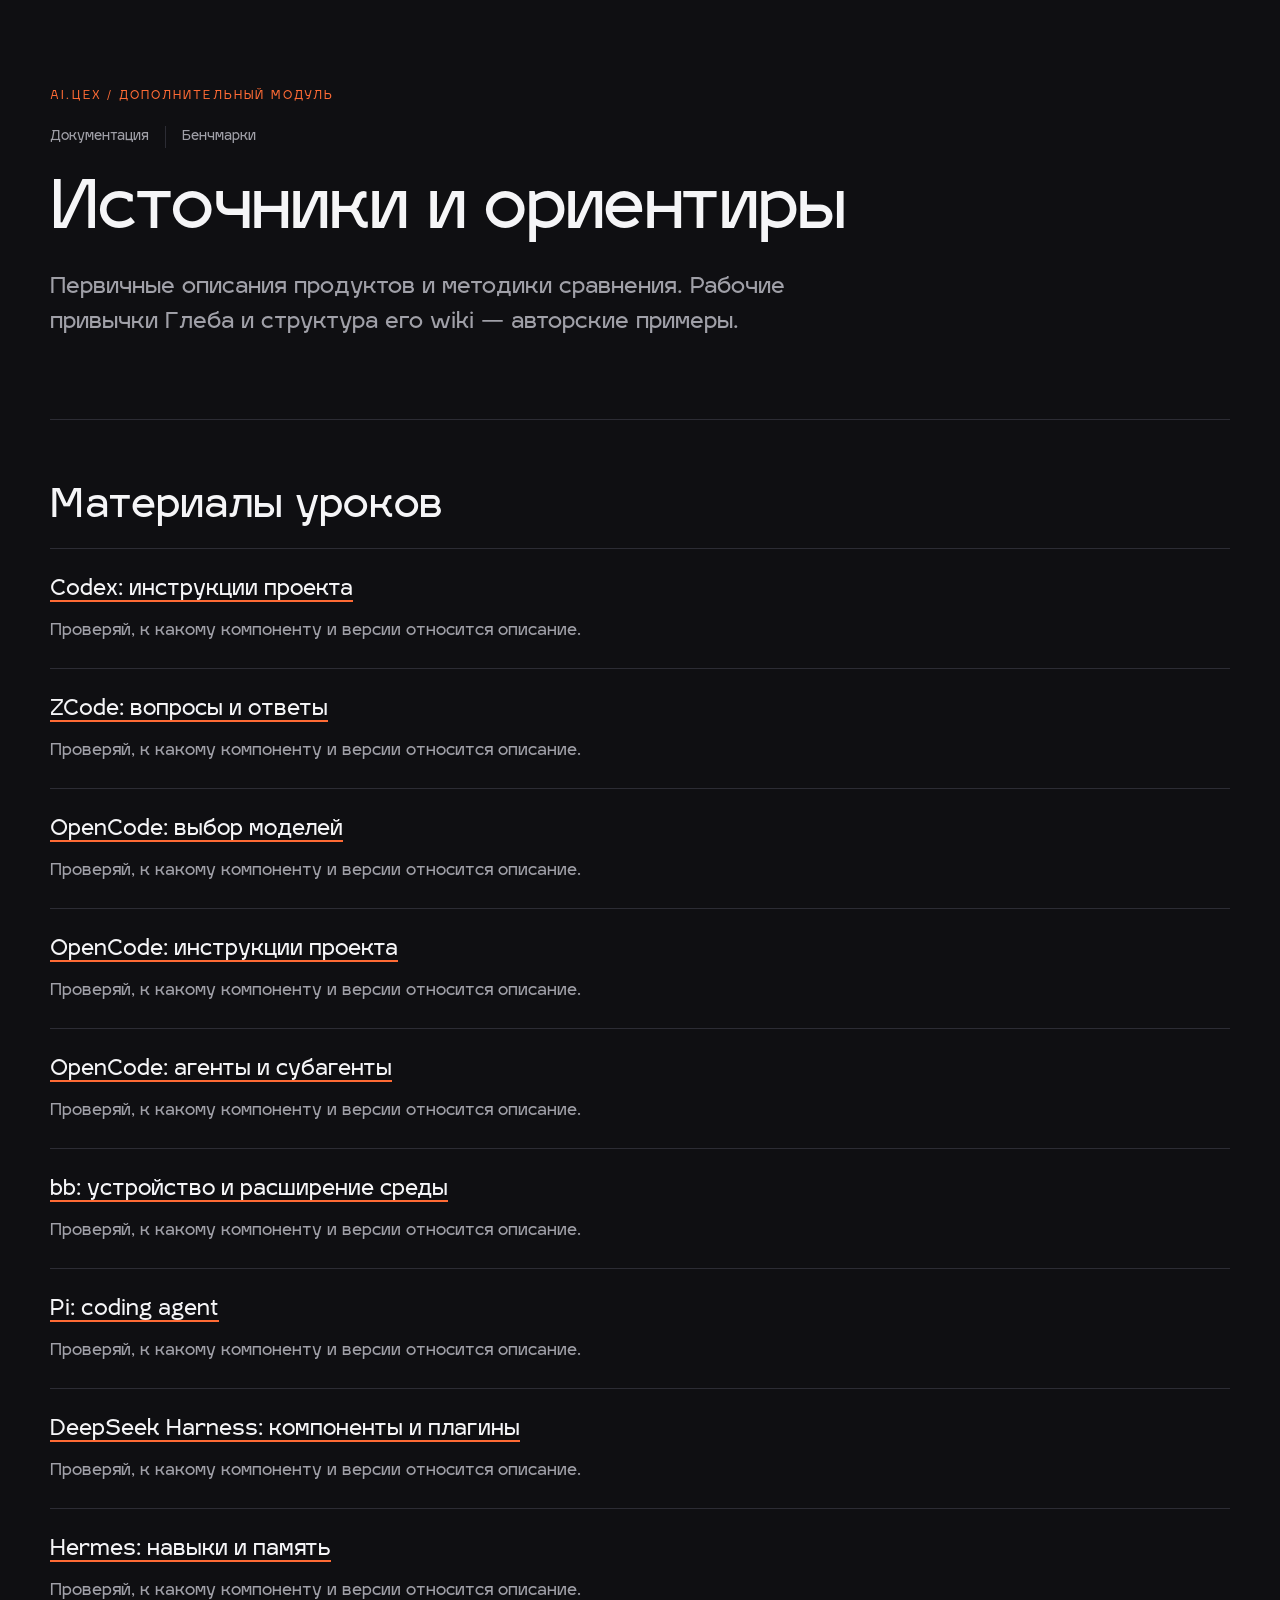
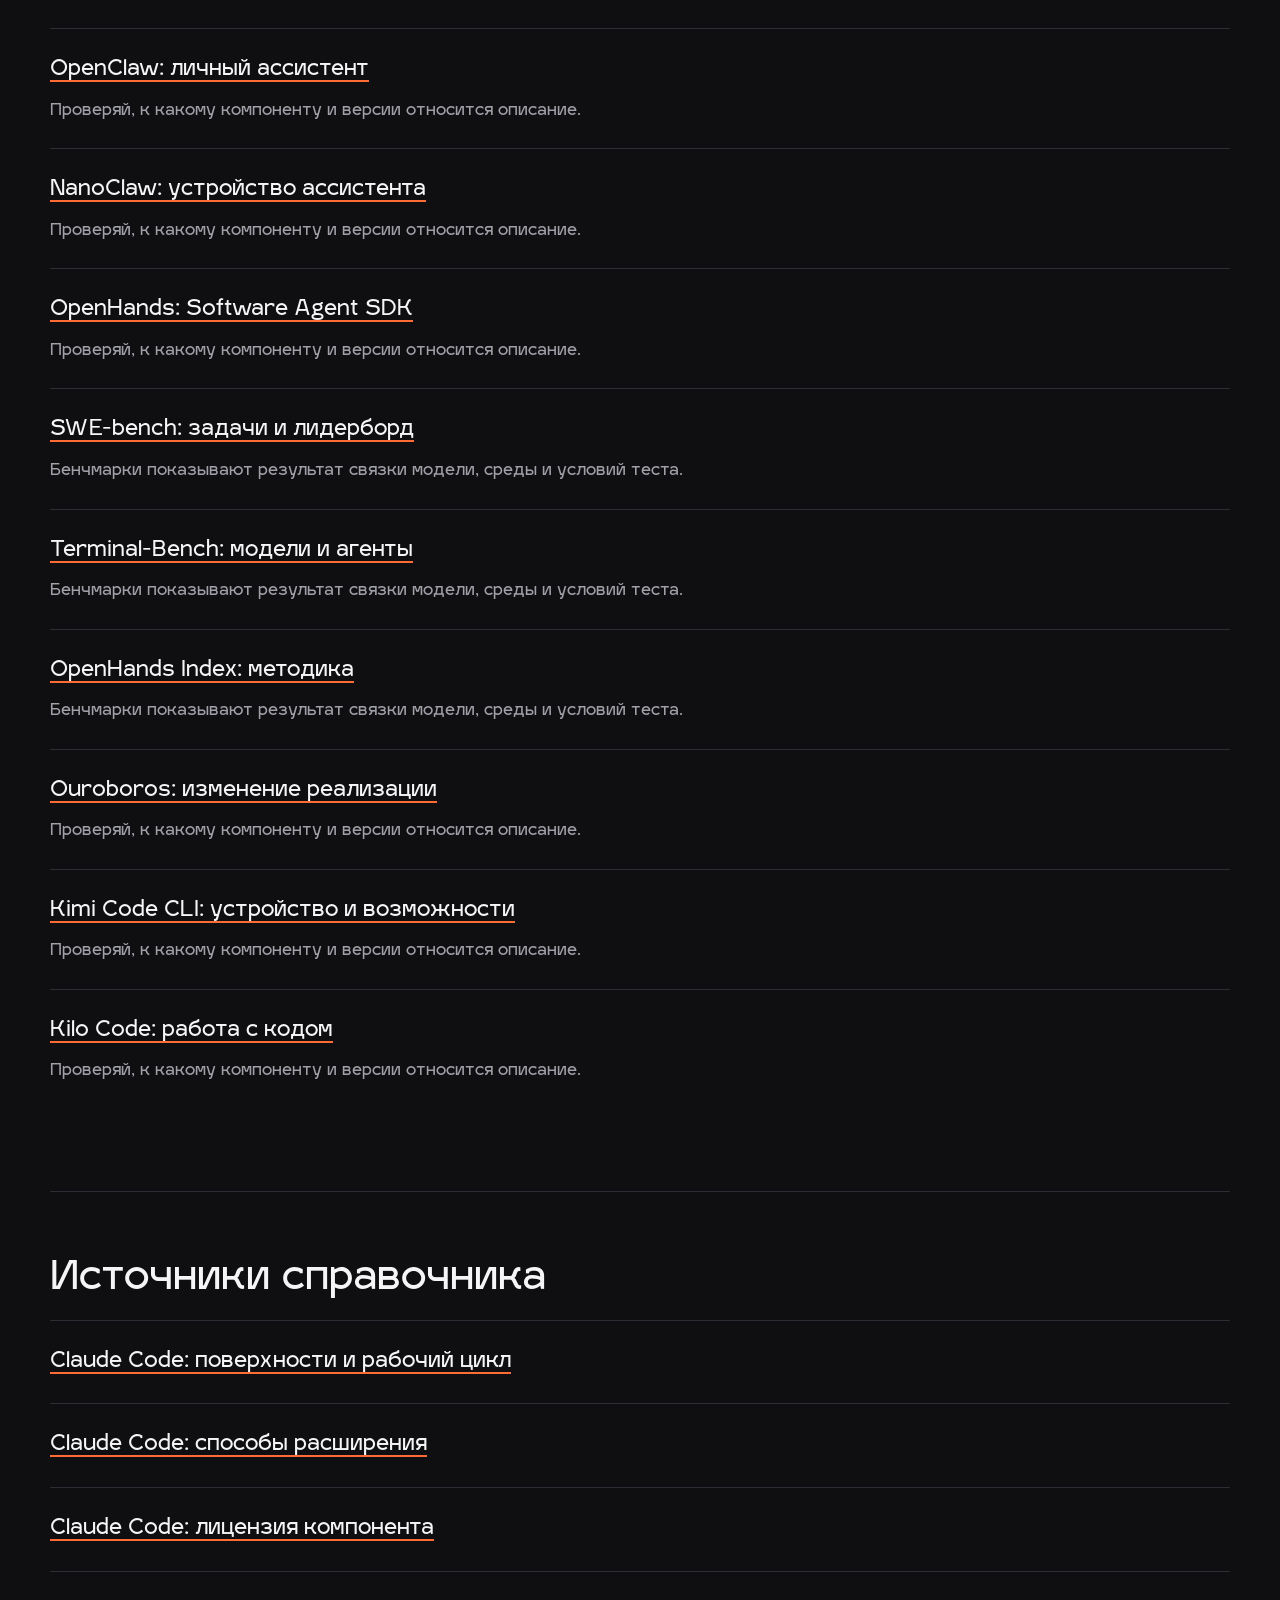
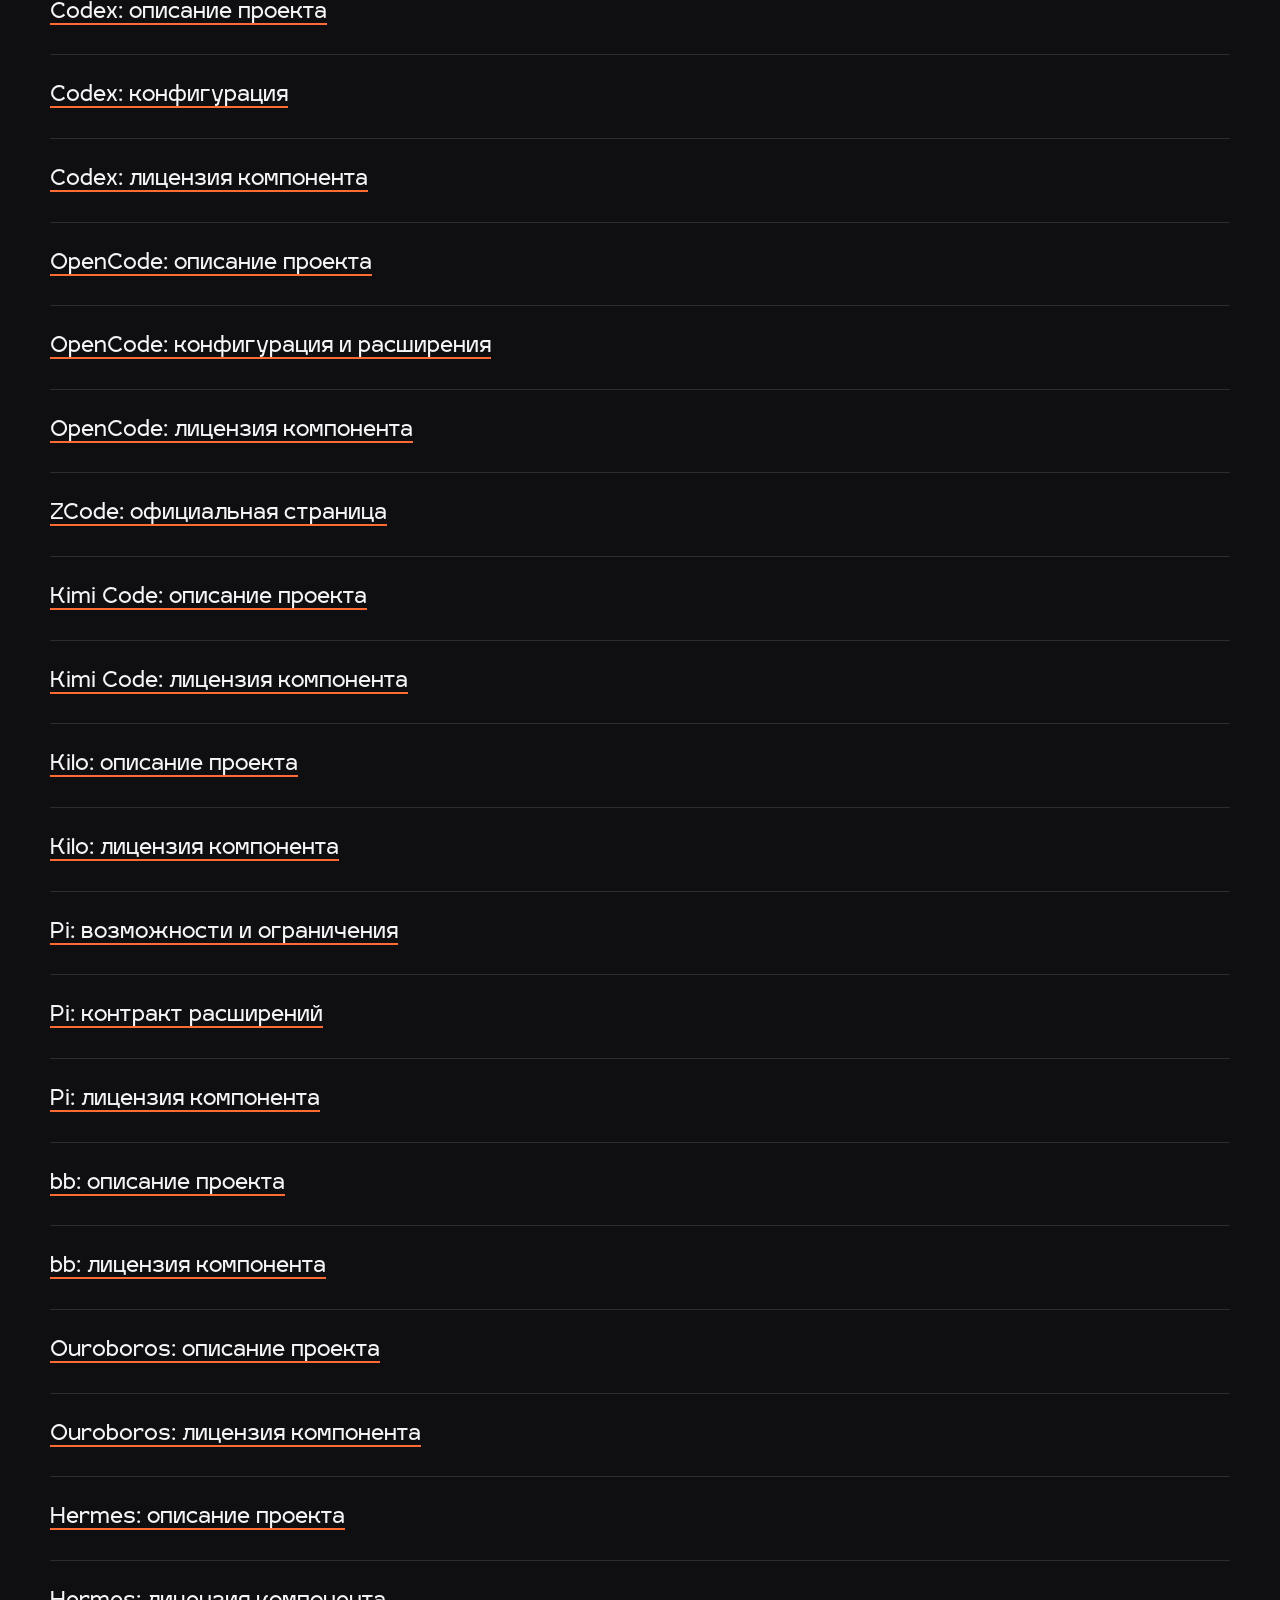
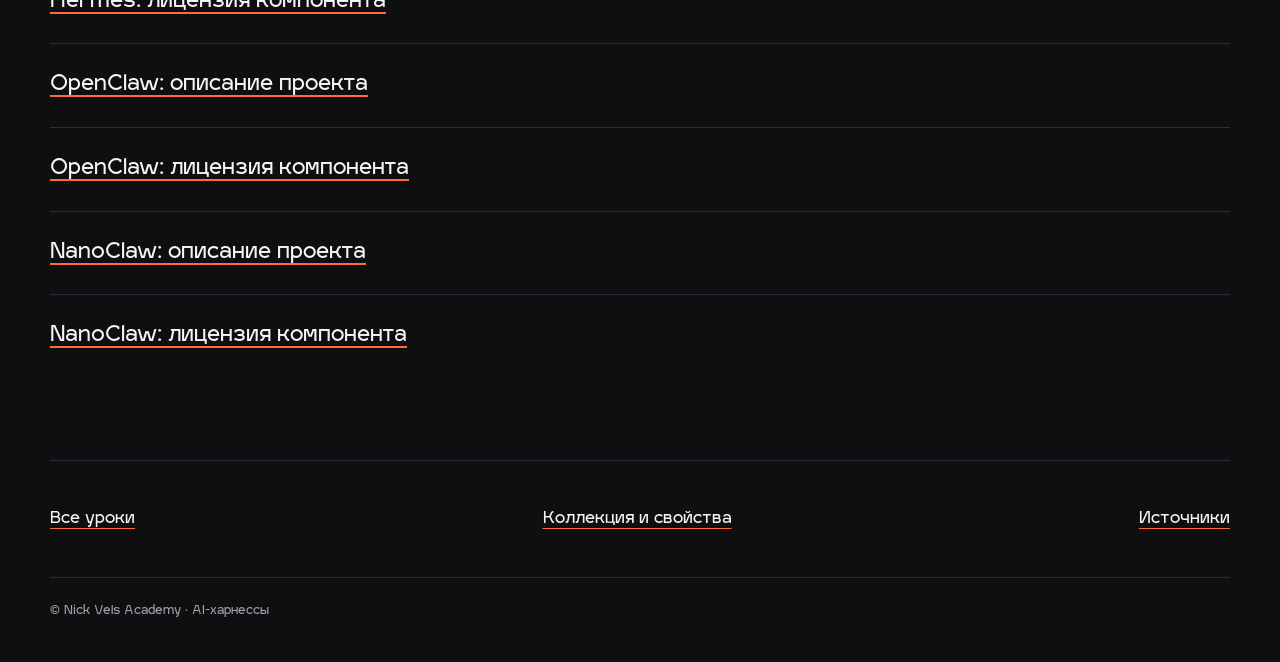
<file: presentation/sources/index.html>
<!doctype html><html lang="ru"><head><meta charset="utf-8"><meta name="viewport" content="width=device-width,initial-scale=1"><meta name="color-scheme" content="dark"><meta name="description" content="Выбирай среду под задачу, меняй модели и продолжай работу с общими знаниями проекта."><title>Источники · AI.Цех</title><link rel="icon" href="data:,"><style>/* Nick Vels tokens. Reading and recording share one continuous layout. */

:root {
  --nv-bg-900: #0F0F12;
  --nv-bg-800: #16161A;
  --nv-surface: #1C1C22;
  --nv-surface-raised: #222229;
  --nv-border: #2C2C34;
  --nv-text: #F5F5F7;
  --nv-text-muted: #A0A0A8;
  --nv-accent: #FF6B35;
  --nv-accent-hover: #FF8556;
  --nv-accent-dark: #E55A2B;
  --nv-success: #3DDC84;
  --nv-warning: #FFB454;
  --nv-info: #7AA2FF;
  --r-btn: 8px;
  --r-panel: 12px;
  --r-card: 16px;
  --r-pill: 999px;
  --prose: 860px;
  --wide: 1880px;
}
* { box-sizing: border-box; }
html { background: var(--nv-bg-900); font-family: "Igra Sans", sans-serif; -webkit-text-size-adjust: 100%; }
body { margin: 0; color: var(--nv-text); font-size: 17px; line-height: 1.6; }
button, input, select, textarea, code, pre { font-family: inherit; font-size: inherit; }
a { color: inherit; text-decoration-color: var(--nv-accent); text-underline-offset: 5px; }
a:hover { color: var(--nv-accent-hover); }
button { color: inherit; cursor: pointer; }
:focus-visible { outline: 3px solid var(--nv-info); outline-offset: 4px; }
[tabindex="-1"]:focus { outline: 2px solid var(--nv-info); outline-offset: 6px; }
[hidden] { display: none !important; }
img, svg { max-width: 100%; }
h1, h2, h3, p { margin: 0 0 18px; }
h1, h2, h3 { line-height: 1.2; font-weight: 800; }
h1 { font-size: clamp(32px, 3.5vw, 56px); text-wrap: balance; }
h2 { font-size: clamp(25px, 2.3vw, 36px); text-wrap: balance; }
h3 { font-size: 20px; }
small { font-size: 15px; }
em { font-style: normal; }
p, .acceptance-row span, .document-fields dd { overflow-wrap: anywhere; }
.micro { display: block; margin-bottom: 16px; font-size: 11px; letter-spacing: .2em; text-transform: uppercase; color: var(--nv-accent); }
.lead { color: var(--nv-text-muted); font-size: 19px; line-height: 1.6; }
.sr-only { position: absolute; width: 1px; height: 1px; padding: 0; margin: -1px; overflow: hidden; clip-path: inset(50%); white-space: nowrap; }
.skip-link { position: fixed; left: 18px; top: 12px; z-index: 99; background: var(--nv-text); color: var(--nv-bg-900); width: 1px; height: 1px; padding: 0; overflow: hidden; clip-path: inset(50%); }
.skip-link:focus { width: auto; height: auto; padding: 12px 18px; clip-path: none; }
.stage { min-width: 0; padding: 64px 32px 80px; }
.long-grid, .matrix-page { max-width: var(--wide); margin: auto; }
.lesson-header, .screen-inner, .grid-footer, .home-inner, .sources-page, .page-intro { width: 100%; max-width: var(--prose); margin-inline: auto; }
.lesson-header { padding-bottom: 28px; }
.screen { margin: 0; padding: 48px 0; scroll-margin-top: 24px; }
.screen + .screen { border-top: 1px solid var(--nv-border); }
.screen-head { margin-bottom: 24px; }
.matrix-block .screen-inner { max-width: none; }
.matrix-block .screen-head, .matrix-hint { max-width: var(--prose); margin-inline: auto; }
.visual-caption, .footer-note { color: var(--nv-text-muted); font-size: 15px; margin: 20px 0 0; }
.explanation { margin-top: 24px; }
.explanation p:last-child { margin-bottom: 0; }
.page-nav, .product-jump { display: flex; gap: 12px 22px; flex-wrap: wrap; margin: 0 0 28px; }
.page-nav a, .product-jump a { min-height: 44px; display: inline-flex; align-items: center; font-size: 16px; }
.grid-footer { border-top: 1px solid var(--nv-border); padding-top: 32px; }
.lesson-list { display: grid; grid-template-columns: 1fr 1fr; gap: 0 28px; margin-top: 40px; }
.lesson-link { padding: 28px 0; border-top: 1px solid var(--nv-border); text-decoration: none; display: block; }
.lesson-link h2 { font-size: 27px; }
.lesson-link p { color: var(--nv-text-muted); }
.lesson-no { color: var(--nv-accent); display: block; margin-bottom: 12px; }
.lesson-meta { color: var(--nv-text-muted); font-size: 15px; }
.matrix-link { margin-top: 24px; }
.card-grid { display: grid; grid-template-columns: repeat(2, minmax(0, 1fr)); gap: 18px; }
.info-card { padding: 22px; background: var(--nv-surface); border: 1px solid var(--nv-border); border-radius: var(--r-panel); }
.info-card p { margin: 0; color: var(--nv-text-muted); }
.layers-bands { display: grid; gap: 12px; }
.layer-band { padding: 18px 22px; border-left: 2px solid var(--nv-border); background: var(--nv-bg-800); }
.layer-band-head { display: flex; flex-wrap: wrap; justify-content: space-between; gap: 6px 18px; margin-bottom: 6px; }
.layer-band-head em { color: var(--nv-text-muted); font-size: 15px; }
.layer-band > span { color: var(--nv-text-muted); }
.route-flow { display: grid; grid-template-columns: 1fr 60px 1fr 60px 1fr; align-items: stretch; gap: 8px; }
.route-node, .split-core, .diagram-node { min-width: 0; padding: 20px; border: 1px solid var(--nv-border); border-radius: var(--r-btn); background: var(--nv-surface); }
.route-node b, .route-node small { display: block; }
.route-node small { color: var(--nv-text-muted); margin-top: 8px; }
.route-arrow { display: grid; align-content: center; text-align: center; color: var(--nv-text-muted); font-size: 26px; }
.route-label { grid-column: 1 / -1; color: var(--nv-text-muted); margin: 12px 0 0; }
.split-flow { display: grid; grid-template-columns: 1fr 50px 1fr 50px 1fr; align-items: center; gap: 8px; }
.split-core { border-color: var(--nv-accent); text-align: center; }
.architecture { display: grid; grid-template-columns: minmax(170px, .7fr) minmax(0, 1.6fr); gap: 22px; background: var(--nv-bg-800); padding: 24px; border-radius: var(--r-panel); }
.shell-boundary { grid-column: 1 / -1; border-bottom: 1px solid var(--nv-border); padding-bottom: 18px; }
.side-port { align-self: center; }
.side-port p { color: var(--nv-text-muted); margin: 8px 0; }
.harness-boundary { border: 2px solid var(--nv-accent); border-radius: var(--r-btn); padding: 20px; }
.harness-boundary > b { display: block; margin-bottom: 18px; }
.loop { margin: 12px 0; padding-left: 24px; }
.loop li { margin: 8px 0; }
.loop-return { color: var(--nv-text-muted); }
.shared-core { background: var(--nv-bg-800); padding: 24px; border-radius: var(--r-panel); }
.shared-core .core { border: 2px solid var(--nv-accent); border-radius: var(--r-btn); padding: 18px; margin-top: 18px; }
.shared-inputs { display: grid; grid-template-columns: 1fr 1fr; gap: 18px; }
.shared-inputs p { margin: 8px 0 0; color: var(--nv-text-muted); }
.workflow { list-style: none; padding: 0; margin: 0; counter-reset: step; }
.workflow li { counter-increment: step; display: grid; grid-template-columns: 36px minmax(0, 1fr); column-gap: 14px; padding: 16px 0; border-bottom: 1px solid var(--nv-border); }
.workflow li::before { content: counter(step, decimal-leading-zero); color: var(--nv-accent); }
.workflow b, .workflow span { grid-column: 2; }
.workflow span { color: var(--nv-text-muted); }
.flow-branch { margin-top: 20px; padding: 16px 20px; border-left: 3px solid var(--nv-warning); background: var(--nv-bg-800); }
.control-plane { background: var(--nv-bg-800); border-radius: var(--r-panel); padding: 24px; }
.control-lane { display: grid; grid-template-columns: 140px minmax(0, 1fr); gap: 18px; margin-bottom: 20px; }
.control-gate { border: 2px solid var(--nv-accent); padding: 18px; border-radius: var(--r-btn); }
.control-lane p { margin: 0; }
.document-fields { background: var(--nv-bg-800); padding: 24px; border-radius: var(--r-panel); }
.document-fields dl { margin: 0; }
.document-fields dt { font-weight: 800; margin-top: 16px; }
.document-fields dd { margin: 6px 0 0; color: var(--nv-text-muted); }
.checklist { list-style: none; margin: 0; padding: 0; display: grid; gap: 16px; }
.checklist li { border-left: 2px solid var(--nv-border); padding: 12px 20px; }
.checklist b, .checklist span { display: block; }
.checklist span { color: var(--nv-text-muted); margin-top: 8px; }
.accept-panel { display: grid; gap: 16px; }
.acceptance-row { padding: 20px; background: var(--nv-bg-800); border: 1px solid var(--nv-border); border-radius: var(--r-btn); }
.acceptance-row b, .acceptance-row span, .acceptance-row em { display: block; }
.acceptance-row span { color: var(--nv-text-muted); margin: 8px 0; }
.acceptance-row em { color: var(--nv-warning); }
.decision-row { padding: 18px 0; border-bottom: 1px solid var(--nv-border); }
.decision-row b, .decision-row span { display: block; }
.decision-row span { color: var(--nv-text-muted); margin-top: 8px; }
.decision-formula { display: flex; flex-wrap: wrap; gap: 12px; align-items: center; }
.decision-formula span { padding: 12px; border: 1px solid var(--nv-border); border-radius: var(--r-btn); }
.decision-formula i { color: var(--nv-text-muted); font-style: normal; }
.tree { background: var(--nv-bg-800); padding: 24px; border-radius: var(--r-panel); }
.tree ul { list-style: none; margin: 0; padding-left: 22px; border-left: 1px solid var(--nv-border); }
.tree > ul { padding: 0; border: 0; }
.tree li { margin: 12px 0; }
.tree-row { display: grid; grid-template-columns: minmax(190px, .95fr) minmax(0, 1.1fr); gap: 16px; align-items: baseline; }
.tree a { overflow-wrap: anywhere; }
.tree .purpose { color: var(--nv-text-muted); font-size: 16px; }
.tree-examples { margin-top: 24px; }
.tree-examples section { padding: 18px 0; border-top: 1px solid var(--nv-border); scroll-margin-top: 24px; }
.tree-examples p { margin: 0; }
.criteria-table { width: 100%; table-layout: fixed; border-collapse: collapse; }
.criteria-table caption { text-align: left; font-size: 17px; margin-bottom: 18px; color: var(--nv-text-muted); }
.criteria-table th, .criteria-table td { vertical-align: top; text-align: left; padding: 16px 12px; border-bottom: 1px solid var(--nv-border); font-size: 16px; line-height: 1.5; overflow-wrap: break-word; }
.criteria-table thead th { font-weight: 600; color: var(--nv-text-muted); background: var(--nv-surface); }
.criteria-table tbody th { font-weight: 600; }
.criteria-table td { color: var(--nv-text-muted); }
.matrix thead th:first-child { width: 17%; }
.matrix .product-head { display: flex; gap: 10px; align-items: flex-start; }
.product-head > div { min-width: 0; }
.product-head b { display: block; }
.product-head small { display: block; font-size: 15px; font-weight: 400; color: var(--nv-text-muted); margin-top: 10px; }
.product-logo { width: 22px; height: 22px; border-radius: 4px; flex: 0 0 22px; }
.product-logo[src$="/codex.png"] { filter: invert(1); }
.matrix tr.focus-product { box-shadow: inset 3px 0 var(--nv-accent); }
.matrix-mobile, .comparison-mobile { display: none; }
.matrix-notes { max-width: var(--prose); margin: 32px auto 0; }
.matrix-notes summary { cursor: pointer; padding: 14px 0; min-height: 44px; }
.matrix-notes li { margin: 14px 0; }
.product-card { padding: 24px; border: 1px solid var(--nv-border); border-radius: var(--r-panel); background: var(--nv-surface); scroll-margin-top: 24px; }
.product-card header { display: flex; align-items: start; gap: 12px; margin-bottom: 24px; }
.product-card h3 { margin-bottom: 6px; }
.product-card header p { margin: 0; color: var(--nv-text-muted); }
.product-card dl { margin: 0; }
.property { display: grid; grid-template-columns: minmax(160px, .65fr) minmax(0, 1fr); gap: 20px; border-top: 1px solid var(--nv-border); padding: 14px 0; }
.property dt { color: var(--nv-text-muted); }
.property dd { margin: 0; }
.product-note { margin: 20px 0 0; color: var(--nv-text-muted); font-size: 15px; }
.source-row { border-top: 1px solid var(--nv-border); padding: 28px 0; scroll-margin-top: 24px; overflow-wrap: anywhere; }
.source-row p { color: var(--nv-text-muted); }
.source-links { display: flex; flex-wrap: wrap; gap: 12px 24px; margin-top: 22px; font-size: 15px; }
.source-links a { min-height: 44px; display: inline-flex; align-items: center; }
.progress-bar { position: fixed; top: 0; left: 0; height: 3px; width: 0; background: var(--nv-accent); z-index: 50; }
.dot-nav { position: fixed; right: 12px; top: 50%; transform: translateY(-50%); display: grid; z-index: 40; }
.dot-nav a { width: 24px; height: 24px; display: grid; place-items: center; }
.dot-nav a::before { content: ""; width: 7px; height: 7px; border-radius: var(--r-pill); background: var(--nv-text-muted); }
.dot-nav a[aria-current]::before { background: var(--nv-accent); }
/* Reserve the full horizontal corridor, not just a block's bottom. */
@media screen {
  .recording .stage { padding-left: calc(28vw + 32px); }
  .recording .skip-link { left: calc(28vw + 18px); }
  .recording .matrix-desktop { display: none; }
  .recording .matrix-mobile { display: grid; gap: 24px; }
}
@media screen and (min-width: 1900px) {
  .recording .matrix-desktop { display: block; }
  .recording .matrix-mobile { display: none; }
  .criteria-table th, .criteria-table td { font-size: 18px; padding: 18px 14px; }
}
@media screen and (max-width: 1499px) {
  .dot-nav { display: none; }
}
@media screen and (max-width: 1199px) {
  .matrix-desktop { display: none; }
  .matrix-mobile { display: grid; gap: 24px; }
}
@media screen and (max-width: 900px) {
  .comparison-desktop { display: none; }
  .comparison-mobile { display: grid; gap: 18px; }
  .route-flow, .split-flow { grid-template-columns: minmax(0, 1fr); }
  .route-arrow { font-size: 24px; padding: 2px; }
  .route-arrow .horizontal { display: none; }
  .route-arrow::before { content: "↓"; }
  .split-flow > .route-arrow:nth-child(2)::before { content: "↑"; }
  .architecture { grid-template-columns: 1fr; }
  .shell-boundary { grid-column: auto; }
  .card-grid { grid-template-columns: 1fr; }
  .tree-row { grid-template-columns: 1fr; gap: 4px; }
  .control-lane { grid-template-columns: 1fr; gap: 10px; }
}
@media screen and (max-width: 600px) {
  .stage { padding: 36px 18px 56px; }
  .lead { font-size: 18px; }
  .screen { padding: 32px 0; }
  .lesson-list, .shared-inputs { grid-template-columns: 1fr; }
  .comparison-desktop { display: none; }
  .comparison-mobile { display: grid; gap: 18px; }
  .property { grid-template-columns: 1fr; gap: 6px; }
  .product-card { padding: 20px; }
  .architecture, .control-plane, .tree, .document-fields, .shared-core { padding: 18px; }
  .tree ul { padding-left: 14px; }
  .product-jump { gap: 6px 20px; }
}
@media screen and (prefers-reduced-motion: reduce) {
  *, *::before, *::after { scroll-behavior: auto !important; transition: none !important; animation: none !important; }
}
@media print {
  @page { size: A4 landscape; margin: 12mm; }
  :root { --nv-text: #111; --nv-text-muted: #333; --nv-bg-900: #fff; --nv-bg-800: #fff; --nv-surface: #fff; --nv-border: #888; --nv-accent: #963000; --nv-info: #1743a1; --nv-warning: #774200; }
  :focus, :focus-visible { outline: none !important; }
  .product-logo, .product-logo[src$="/codex.png"] { filter: none; }
  html { background: white; }
  body { color: black; font-size: 11pt; }
  .stage, .recording .stage { padding: 0; }
  .page-nav, .dot-nav, .progress-bar, .skip-link, .product-jump, .matrix-mobile, .comparison-mobile { display: none; }
  .matrix-desktop, .comparison-desktop { display: block; }
  .screen { padding: 20px 0; }
  h1, h2, h3 { break-after: avoid; }
  tr, .tree-row, .info-card { break-inside: avoid; }
  .criteria-table th, .criteria-table td { font-size: 10pt; padding: 8px; color: black; }
  .product-head small { font-size: 9pt; }
  .lead, .visual-caption, .property dt, .source-row p { color: #333; }
  .criteria-table thead th, .info-card, .tree, .architecture, .shared-core, .diagram-node, .route-node, .document-fields, .control-plane, .layer-band { background: white; }
}
/* Overrides extend the published Nick Vels engine; print rules retained below. */
@font-face{font-family:'Igra Sans';src:url('[data-uri]') format('opentype');font-weight:100 900;font-display:swap}
html{font-family:'Igra Sans';scroll-behavior:smooth;background:#0F0F12}
body{font-family:'Igra Sans';font-size:18px;line-height:1.65;}
*,*::before,*::after{box-sizing:border-box}
figure{margin:0}
h1,h2,h3,p{overflow-wrap:normal;word-break:normal}
h1{font-size:clamp(38px,5.2vw,68px);line-height:1.08;max-width:1000px;letter-spacing:-.02em;text-wrap:balance}
h2{font-size:clamp(28px,3.1vw,44px);line-height:1.16;text-wrap:balance}
h3{font-size:22px;line-height:1.3}
a{overflow-wrap:anywhere}
.wrap{max-width:1260px;margin:auto;padding:64px 40px 40px}
.micro{font-size:11px;color:#FF6B35;letter-spacing:.2em;text-transform:uppercase;margin-bottom:20px}
.hero{padding:24px 0 48px;border-bottom:1px solid #2C2C34;position:relative}
.hero .lead{max-width:760px;font-size:clamp(19px,1.7vw,23px);margin:24px 0 30px}
.eyeline{display:flex;align-items:center;gap:16px;flex-wrap:wrap;color:#A0A0A8;font-size:13px;margin-bottom:28px}
.eyeline span+span{padding-left:16px;border-left:1px solid #2C2C34}
.hero-n{font-size:16px;color:#FF6B35}
.section-links{display:flex;flex-wrap:wrap;gap:8px 22px;margin-top:24px;padding:0;list-style:none}
.section-links a{font-size:15px;min-height:44px;display:inline-flex;align-items:center;text-decoration-thickness:1px;color:#A0A0A8}
.section-links a:hover{color:#F5F5F7}
.chapter{padding:64px 0;border-bottom:1px solid #2C2C34;scroll-margin-top:24px}
.sec-head{max-width:880px;margin-bottom:30px;break-inside:avoid}
.sec-head .lead{font-size:19px;line-height:1.6}
.reading{max-width:760px}
.flow{display:flex;align-items:stretch;gap:0;margin:32px 0 12px;}
.flow .node{flex:1;min-width:0;background:#1C1C22;border:1px solid #2C2C34;border-radius:8px;padding:24px 20px;}
.node b{display:block;font-size:22px;line-height:1.25;margin-bottom:12px}
.node p{color:#A0A0A8;margin:0;font-size:16px}
.flow .node:first-child{border-color:#FF6B35}
.connector{display:flex;flex:0 0 80px;flex-direction:column;align-items:center;justify-content:center;font-size:12px;color:#A0A0A8;gap:4px}
.connector svg{width:30px;height:16px;stroke:currentColor;fill:none}
.flow-caption{font-size:14px;color:#A0A0A8;margin-top:16px;max-width:780px}
.band-list{border-top:1px solid #2C2C34}
.band{display:grid;grid-template-columns:minmax(180px,.7fr) minmax(0,1.7fr);gap:30px;padding:25px 0;border-bottom:1px solid #2C2C34}
.band b{font-size:23px;line-height:1.35}.band p{margin:0;color:#A0A0A8;font-size:18px;max-width:720px}
.band-count{font-size:12px;color:#FF6B35;display:block;letter-spacing:.15em;margin-bottom:8px}
.two-col{display:grid;grid-template-columns:repeat(2,minmax(0,1fr));gap:32px}
.plain-col{padding:26px 0;border-top:2px solid #2C2C34}.plain-col:first-child{border-color:#FF6B35}.plain-col p{color:#A0A0A8;margin-bottom:0}
.prompt{margin-top:28px;padding:26px 28px;background:#16161A;border-left:3px solid #FF6B35;border-radius:0 8px 8px 0;max-width:900px}
.prompt .micro{margin-bottom:12px}.prompt p{font-size:19px;margin:0;line-height:1.6}
.note{font-size:16px;color:#A0A0A8;border-left:3px solid #7AA2FF;padding:12px 20px;margin:26px 0 0;max-width:850px;background:#16161A}
.sources-inline{font-size:13px;display:flex;gap:8px 20px;flex-wrap:wrap;margin-top:26px;color:#A0A0A8}
.step-list{list-style:none;padding:0;margin:0;counter-reset:steps}.step-list li{position:relative;padding:22px 0 22px 62px;border-bottom:1px solid #2C2C34;counter-increment:steps}
.step-list li::before{content:counter(steps,decimal-leading-zero);position:absolute;left:0;top:21px;color:#FF6B35;font-size:18px}
.step-list b{font-size:21px;display:block;margin-bottom:6px}.step-list p{color:#A0A0A8;margin:0;max-width:780px}
.statement{font-size:clamp(24px,2.5vw,34px);max-width:980px;border-left:3px solid #FF6B35;padding:4px 0 4px 28px;line-height:1.4}
.statement p{margin:0}.statement small{display:block;margin-bottom:14px;color:#A0A0A8;font-size:14px}
.route-pair{display:grid;gap:24px}.route{padding:28px;background:#16161A;border:1px solid #2C2C34;border-radius:12px}.route h3{margin-bottom:12px}.route .flow{margin-top:22px}.route p{max-width:800px;color:#A0A0A8}
.tree{padding:32px;border:1px solid #2C2C34;background:#16161A}.tree ul{margin:0;padding:0 0 0 25px;border-left:1px solid #2C2C34;list-style:none}.tree>ul{padding:0;border:0}
.tree li{margin:0}.tree .tree-row{display:grid;grid-template-columns:minmax(200px,.75fr) minmax(0,1.4fr);gap:22px;padding:13px 0}.tree-row b{font-size:17px}.tree-row span{color:#A0A0A8;font-size:16px}
.mock-label{font-size:12px;color:#A0A0A8;margin-bottom:14px;letter-spacing:.1em;text-transform:uppercase}
.polka{border:1px solid #2C2C34;border-radius:12px;padding:28px;background:#16161A}.polka-top{display:flex;align-items:center;justify-content:space-between;gap:20px;margin-bottom:28px}.polka-top strong{font-size:28px}.polka-top span{font-size:14px;color:#A0A0A8}.book-row{display:grid;grid-template-columns:1.2fr 1fr .7fr;gap:20px;padding:16px 0;border-top:1px solid #2C2C34;font-size:16px}.book-row span{color:#A0A0A8}.book-row em{font-style:normal;font-size:14px}.task-band{margin-top:24px;padding:18px 0 0;border-top:1px solid #FF6B35;color:#F5F5F7}.task-band span{color:#A0A0A8;display:block;font-size:15px}
.windows{display:grid;grid-template-columns:repeat(3,minmax(0,1fr));gap:20px}.window{background:#16161A;border:1px solid #2C2C34;border-radius:12px;min-width:0}.window-bar{font-size:13px;color:#A0A0A8;padding:14px 20px;border-bottom:1px solid #2C2C34}.window-body{padding:24px 20px}.window-body h3{font-size:21px}.window-body p{font-size:16px;color:#A0A0A8;margin:0}.task-status{color:#FF6B35;font-size:11px;letter-spacing:.1em;margin-bottom:18px;display:block}
.panel-demo{display:grid;grid-template-columns:.8fr 1.2fr;gap:32px;align-items:center}.file-source{padding:20px 0}.file-source b{font-size:23px}.file-source p{color:#A0A0A8}.panel-state{border:1px solid #2C2C34;border-top:2px solid #FF6B35;background:#16161A;padding:28px;border-radius:12px}.panel-state dl{margin:0}.panel-state dt{font-size:12px;color:#A0A0A8;text-transform:uppercase;letter-spacing:.14em;margin:22px 0 6px}.panel-state dd{margin:0;font-size:18px}
.wiki-core{padding:24px;border:1px solid #FF6B35;border-radius:8px;text-align:center;max-width:470px;margin:0 auto}.wiki-core b{font-size:25px}.wiki-core p{color:#A0A0A8;margin:6px 0 0}.wiki-branches{display:grid;grid-template-columns:repeat(3,minmax(0,1fr));gap:28px}.wiki-branch{text-align:center}.wiki-branch .node{border:1px solid #2C2C34;padding:24px;background:#1C1C22;border-radius:8px}.vertical-link{color:#A0A0A8;font-size:12px;padding:10px 0}.vertical-link svg{display:block;margin:auto;width:16px;height:30px;stroke:currentColor;fill:none}.wiki-backlink{margin-top:20px;color:#A0A0A8;font-size:15px;text-align:center}
.brief{border:1px solid #2C2C34;border-radius:12px;padding:8px 28px;background:#16161A}.brief-row{display:grid;grid-template-columns:32px minmax(130px,.6fr) minmax(0,1.6fr);gap:20px;padding:22px 0;border-bottom:1px solid #2C2C34}.brief-row:last-child{border:0}.brief-row>span{color:#FF6B35;font-size:14px}.brief-row p{margin:0;color:#A0A0A8;font-size:17px}
.loop-return{margin-top:16px;padding:18px 22px;border-left:2px solid #FFB454;background:#16161A;font-size:16px;color:#A0A0A8}
.bench-row{display:grid;grid-template-columns:220px minmax(0,1fr);gap:30px;border-top:1px solid #2C2C34;padding:24px 0}.bench-row p{color:#A0A0A8;margin:0}.bench-meta{display:flex;flex-wrap:wrap;gap:12px;margin-top:25px;font-size:14px}.bench-meta span{padding:9px 14px;border:1px solid #2C2C34;border-radius:8px}
.collection{display:grid;grid-template-columns:repeat(3,minmax(0,1fr));gap:24px;margin-top:32px;align-items:start}.player{position:relative;min-width:0;padding:26px 24px 38px;background:#1C1C22;border:1px solid #2C2C34;border-top:2px solid #FF6B35;border-radius:16px 16px 28px 28px;}
.player{isolation:isolate;border:0;border-radius:0;background:transparent;padding-bottom:70px}
.player::before,.player::after{content:'';position:absolute;inset:0;z-index:-1;pointer-events:none;clip-path:polygon(0 18px,18px 0,calc(100% - 18px) 0,100% 18px,100% calc(100% - 35px),50% 100%,0 calc(100% - 35px))}
.player::before{background:#4C3A33}.player::after{inset:1px;background:#1C1C22}
.player-top{display:flex;gap:12px;align-items:center;margin-bottom:15px}.player-top img{width:24px;height:24px;object-fit:contain}.player h3{font-size:27px;margin:0}.player-role{font-size:11px;letter-spacing:.13em;text-transform:uppercase;color:#A0A0A8;display:block;margin:18px 0 12px}.player-use{font-size:16px;line-height:1.55;min-height:74px;color:#A0A0A8}.stats{display:grid;grid-template-columns:repeat(2,minmax(0,1fr));gap:18px 14px;margin:24px 0;padding-top:20px;border-top:1px solid #2C2C34}.stat dt{font-size:11px;color:#A0A0A8;margin-bottom:4px}.stat dd{margin:0}.stat .score{font-size:28px;line-height:1.1}.stat .outof{font-size:12px;color:#A0A0A8}.stat small{display:block;font-size:11px;color:#A0A0A8;line-height:1.45;margin-top:7px}.ticks{display:flex;gap:3px;margin-top:9px}.ticks i{width:14px;height:3px;background:#34343C}.ticks i.on{background:#FF6B35}.player-foot{font-size:12px;color:#A0A0A8;line-height:1.5;border-top:1px solid #2C2C34;padding-top:15px;margin:0}
.rubric{border-top:1px solid #2C2C34;border-bottom:1px solid #2C2C34;padding:20px 0;margin-top:24px}.rubric summary{cursor:pointer;min-height:44px;display:flex;align-items:center;gap:14px}.rubric summary::before{content:'+';color:#FF6B35;font-size:22px}.rubric[open] summary::before{content:'−'}.rubric p{color:#A0A0A8;font-size:16px}.rubric li{margin:15px 0;font-size:15px;color:#A0A0A8}
.practice{background:#16161A;padding:34px;border:1px solid #2C2C34;border-left:3px solid #FF6B35;border-radius:12px}.practice .acceptance{margin:25px 0 0;padding-top:20px;border-top:1px solid #2C2C34;color:#A0A0A8;font-size:17px}.practice .acceptance b{color:#F5F5F7;display:block;margin-bottom:6px}
.bottom-nav{display:flex;flex-wrap:wrap;gap:8px 25px;justify-content:space-between;padding:36px 0;border-bottom:1px solid #2C2C34}.bottom-nav a{min-height:44px;display:inline-flex;align-items:center;font-size:16px}.copyright{color:#A0A0A8;font-size:12px;padding-top:24px}
.lesson-index{list-style:none;padding:0;margin:0}.lesson-index li{border-top:1px solid #2C2C34}.lesson-index a{display:grid;grid-template-columns:64px 1fr 26px;gap:22px;padding:30px 0;text-decoration:none}.lesson-index .number{font-size:24px;color:#FF6B35}.lesson-index h2{font-size:30px;margin-bottom:12px}.lesson-index p{margin:0;color:#A0A0A8;font-size:17px}.lesson-index .go{font-size:23px;color:#A0A0A8}
.source-list{list-style:none;padding:0}.source-list li{padding:24px 0;border-top:1px solid #2C2C34}.source-list a{font-size:21px}.source-list p{color:#A0A0A8;margin:10px 0 0;font-size:16px}
.matrix-table{width:100%;border-collapse:collapse;table-layout:fixed;font-size:14px}.matrix-table caption{text-align:left;margin:0 0 22px;color:#A0A0A8}.matrix-table th,.matrix-table td{padding:18px 12px;vertical-align:top;text-align:left;border-bottom:1px solid #2C2C34;overflow-wrap:anywhere}.matrix-table thead th{font-size:11px;color:#A0A0A8}.matrix-table td{color:#A0A0A8}.matrix-table th small{display:block;font-size:11px;font-weight:400;color:#A0A0A8;margin-top:8px}.matrix-mobile{display:none}.fact-card{padding:26px 0;border-top:1px solid #2C2C34}.fact-card>p{font-size:14px;color:#A0A0A8}.fact-card dl{margin:0}.fact-card dl>div{display:grid;grid-template-columns:150px 1fr;gap:18px;padding:12px 0}.fact-card dt{font-size:13px;color:#A0A0A8}.fact-card dd{font-size:16px;margin:0}
.script .chapter{padding-top:45px}.scene{margin:36px 0;padding-top:26px;border-top:1px solid #2C2C34}.scene .timing{color:#FF6B35;font-size:14px}.scene dl{margin-top:25px}.scene dt{font-size:12px;text-transform:uppercase;letter-spacing:.13em;color:#A0A0A8;margin-top:22px}.scene dd{margin:6px 0 0;font-size:17px}.scene .narration{font-size:20px;line-height:1.75;max-width:880px}
.reading-progress{position:fixed;top:0;left:0;height:3px;width:100%;transform-origin:left;transform:scaleX(0);background:#FF6B35;z-index:10;pointer-events:none}
main[tabindex='-1']:focus,.chapter[tabindex='-1']:focus{outline:none}
.chapter:focus-visible .sec-head>h2{outline:2px solid #7AA2FF;outline-offset:8px;border-radius:2px}
.panel-demo{grid-template-columns:minmax(0,.8fr) 80px minmax(0,1.2fr);gap:0}
.file-source.node{padding:24px;background:#1C1C22;border:1px solid #2C2C34;border-radius:8px}
.file-source.node p{margin:0}
.wiki-core{position:relative}
.wiki-core::after{content:'';position:absolute;height:24px;bottom:-25px;left:50%;border-left:1px solid #A0A0A8}
.wiki-branches{--wiki-gap:28px;position:relative;padding-top:24px;gap:var(--wiki-gap)}
.wiki-branches::before{content:'';position:absolute;top:24px;left:calc((100% - 2 * var(--wiki-gap))/6);right:calc((100% - 2 * var(--wiki-gap))/6);border-top:1px solid #A0A0A8}
.vertical-link{padding:0 0 10px}
@media screen and (max-width:900px){.panel-demo{grid-template-columns:1fr}.panel-demo>.connector{height:56px}}
@media screen and (max-width:700px){.wiki-core::after,.wiki-branches::before{display:none}.wiki-branches{padding:16px 0 0 20px;margin-left:12px;border-left:1px solid #A0A0A8;gap:20px}.wiki-branch{position:relative}.wiki-branch::before{content:'';position:absolute;left:-20px;top:32px;width:20px;border-top:1px solid #A0A0A8}.wiki-branch .vertical-link{display:none}}
@media screen and (min-width:1600px){body{font-size:20px}.wrap{padding-top:80px}.chapter{padding:76px 0}.hero{padding-bottom:60px}.sec-head .lead{font-size:21px}.node p{font-size:18px}.node b{font-size:24px}}
@media screen and (min-width:1200px){.recording .wrap{margin-left:max(330px,calc((100vw - 1180px)/2));margin-right:40px;max-width:1180px;padding-left:24px;padding-right:24px}.recording h1{font-size:54px}.recording .collection{grid-template-columns:repeat(2,minmax(0,1fr))}}
@media screen and (max-width:1100px){.collection{grid-template-columns:repeat(2,minmax(0,1fr))}.matrix-table{display:none}.matrix-mobile{display:block}.flow .node{padding:22px 16px}.connector{flex-basis:70px}.node b{font-size:20px}.node p{font-size:15px}}
@media screen and (max-width:900px){.flow{flex-direction:column}.connector{flex-basis:auto;height:52px;flex-direction:row;gap:14px}.connector svg{transform:rotate(90deg)}.flow .node{padding:22px}.node b{font-size:23px}.node p{font-size:17px}.brief-row{grid-template-columns:26px minmax(175px,.8fr) minmax(0,1.4fr);gap:18px}.windows{grid-template-columns:1fr}.wiki-branches{gap:16px}}
@media screen and (max-width:700px){body{font-size:17px}.wrap{padding:28px 22px}.hero{padding:14px 0 28px}h1{font-size:40px;line-height:1.1}h2{font-size:30px}.hero .lead,.sec-head .lead{font-size:18px}.chapter{padding:42px 0}.section-links{gap:0 18px;margin-top:18px}.section-links a{font-size:14px}.eyeline{margin-bottom:22px}.flow{flex-direction:column;margin-top:24px}.connector{flex-basis:auto;height:52px;flex-direction:row;gap:10px}.connector svg{transform:rotate(90deg)}.flow .node{padding:22px}.node b{font-size:23px}.node p{font-size:17px}.two-col,.windows,.panel-demo,.wiki-branches,.collection{grid-template-columns:1fr;gap:20px}.band{grid-template-columns:1fr;gap:10px;padding:24px 0}.band b{font-size:23px}.band p{font-size:17px}.band-count{display:inline-block;margin-right:14px;margin-bottom:0}.prompt{padding:22px 20px}.prompt p{font-size:17px}.note{font-size:15px;padding:14px 16px}.step-list li{padding-left:45px}.step-list b{font-size:21px}.step-list p{font-size:17px}.statement{font-size:25px;padding-left:22px}.tree{padding:22px 16px}.tree ul{padding-left:16px}.tree .tree-row{grid-template-columns:1fr;gap:4px;padding:11px 0}.tree-row b{font-size:16px}.tree-row span{font-size:14px}.book-row{grid-template-columns:1fr;gap:3px}.polka{padding:22px}.polka-top{align-items:start;flex-direction:column;gap:6px}.route{padding:23px 20px}.wiki-branches{gap:0}.wiki-core{text-align:left}.wiki-branch{text-align:left}.vertical-link{display:flex;align-items:center;justify-content:center;gap:14px;height:54px}.vertical-link svg{margin:0}.wiki-backlink{text-align:left}.brief{padding:0 20px}.brief-row{grid-template-columns:24px 1fr;gap:8px 12px}.brief-row p{grid-column:2}.bench-row{grid-template-columns:1fr;gap:12px}.bench-meta{gap:8px}.bench-meta span{font-size:12px;padding:8px 10px}.player{padding:26px 26px 70px;max-width:420px;width:100%;margin-inline:auto}.player-use{min-height:0}.player h3{font-size:30px}.stat dt{font-size:12px}.stat small{font-size:12px}.stats{gap:24px 20px}.practice{padding:26px 22px}.lesson-index a{grid-template-columns:36px 1fr;gap:16px}.lesson-index .go{display:none}.lesson-index h2{font-size:26px}.lesson-index p{font-size:16px}.fact-card dl>div{grid-template-columns:1fr;gap:4px}.bottom-nav{gap:12px}.scene .narration{font-size:18px}}
@media screen and (max-width:360px){.wrap{padding-inline:18px}h1{font-size:35px}.player{padding-inline:20px}.stat dt{font-size:11px}}
@media (prefers-reduced-motion:reduce){html{scroll-behavior:auto}*,*::before,*::after{animation:none!important;transition:none!important}}
@media print{@page{size:A4;margin:14mm}html,body{background:#0F0F12!important;color:#F5F5F7!important;-webkit-print-color-adjust:exact;print-color-adjust:exact}body{font-size:12.4px}.wrap{padding:0;max-width:none}h1{font-size:33px}h2{font-size:25px}h3{font-size:20px}.hero .lead,.sec-head .lead{font-size:13.4px}.chapter{padding:21px 0;break-inside:auto}.hero{padding:0 0 20px}.reading-progress,.section-links,.bottom-nav,.skip-link{display:none}.flow .node{padding:14px}.node b{font-size:16px}.node p,.band p{font-size:12px}.two-col,.windows,.collection{display:block}.player,.window,.plain-col{margin:16px 0;break-inside:avoid}.collection .player{max-width:350px}.stats{grid-template-columns:repeat(3,minmax(0,1fr))}.player-use{min-height:0}.player h3{font-size:23px}.prompt,.note,.practice,figure,.sec-head,.step-list li{break-inside:avoid}.prompt p,.scene .narration{font-size:14.4px}.tree-row span,.tree-row b{font-size:12px}.tree .tree-row{padding:8px 0}.matrix-table{display:table;font-size:10px}.matrix-table td,.matrix-table th{padding:9px 6px}.matrix-mobile{display:none}.matrix-table tr{break-inside:avoid}.scene{break-inside:auto}.scene dd{font-size:12.4px}.brief-row p{font-size:12px}.rubric{display:none}}
</style></head><body class=""><a class="skip-link" href="#main">К содержанию</a><div class="reading-progress" aria-hidden="true"></div><main id="main" class="wrap" tabindex="-1"><header class="hero"><div class="micro">AI.Цех / Дополнительный модуль</div><div class="eyeline"><span>Документация</span><span>Бенчмарки</span></div><h1>Источники и ориентиры</h1><p class="lead">Первичные описания продуктов и методики сравнения. Рабочие привычки Глеба и структура его wiki — авторские примеры.</p></header><section class="chapter"><h2>Материалы уроков</h2><ul class="source-list"><li><a href="https://developers.openai.com/codex/guides/agents-md/" target="_blank" rel="noopener noreferrer">Codex: инструкции проекта</a><p>Проверяй, к какому компоненту и версии относится описание.</p></li><li><a href="https://zcode.z.ai/en/docs/qa" target="_blank" rel="noopener noreferrer">ZCode: вопросы и ответы</a><p>Проверяй, к какому компоненту и версии относится описание.</p></li><li><a href="https://opencode.ai/docs/models/" target="_blank" rel="noopener noreferrer">OpenCode: выбор моделей</a><p>Проверяй, к какому компоненту и версии относится описание.</p></li><li><a href="https://opencode.ai/docs/rules/" target="_blank" rel="noopener noreferrer">OpenCode: инструкции проекта</a><p>Проверяй, к какому компоненту и версии относится описание.</p></li><li><a href="https://opencode.ai/docs/agents/" target="_blank" rel="noopener noreferrer">OpenCode: агенты и субагенты</a><p>Проверяй, к какому компоненту и версии относится описание.</p></li><li><a href="https://github.com/get-bb/bb" target="_blank" rel="noopener noreferrer">bb: устройство и расширение среды</a><p>Проверяй, к какому компоненту и версии относится описание.</p></li><li><a href="https://github.com/earendil-works/pi/tree/main/packages/coding-agent" target="_blank" rel="noopener noreferrer">Pi: coding agent</a><p>Проверяй, к какому компоненту и версии относится описание.</p></li><li><a href="https://www.deepseek.com/harness/en/" target="_blank" rel="noopener noreferrer">DeepSeek Harness: компоненты и плагины</a><p>Проверяй, к какому компоненту и версии относится описание.</p></li><li><a href="https://hermes-agent.nousresearch.com/docs/guides/work-with-skills" target="_blank" rel="noopener noreferrer">Hermes: навыки и память</a><p>Проверяй, к какому компоненту и версии относится описание.</p></li><li><a href="https://docs.openclaw.ai/" target="_blank" rel="noopener noreferrer">OpenClaw: личный ассистент</a><p>Проверяй, к какому компоненту и версии относится описание.</p></li><li><a href="https://github.com/nanocoai/nanoclaw" target="_blank" rel="noopener noreferrer">NanoClaw: устройство ассистента</a><p>Проверяй, к какому компоненту и версии относится описание.</p></li><li><a href="https://docs.openhands.dev/sdk" target="_blank" rel="noopener noreferrer">OpenHands: Software Agent SDK</a><p>Проверяй, к какому компоненту и версии относится описание.</p></li><li><a href="https://www.swebench.com/" target="_blank" rel="noopener noreferrer">SWE-bench: задачи и лидерборд</a><p>Бенчмарки показывают результат связки модели, среды и условий теста.</p></li><li><a href="https://www.tbench.ai/" target="_blank" rel="noopener noreferrer">Terminal-Bench: модели и агенты</a><p>Бенчмарки показывают результат связки модели, среды и условий теста.</p></li><li><a href="https://www.openhands.dev/blog/introducing-the-openhands-index" target="_blank" rel="noopener noreferrer">OpenHands Index: методика</a><p>Бенчмарки показывают результат связки модели, среды и условий теста.</p></li><li><a href="https://github.com/razzant/ouroboros" target="_blank" rel="noopener noreferrer">Ouroboros: изменение реализации</a><p>Проверяй, к какому компоненту и версии относится описание.</p></li><li><a href="https://github.com/MoonshotAI/kimi-code" target="_blank" rel="noopener noreferrer">Kimi Code CLI: устройство и возможности</a><p>Проверяй, к какому компоненту и версии относится описание.</p></li><li><a href="https://kilo.ai/docs/code-with-ai" target="_blank" rel="noopener noreferrer">Kilo Code: работа с кодом</a><p>Проверяй, к какому компоненту и версии относится описание.</p></li></ul></section><section class="chapter"><h2>Источники справочника</h2><ul class="source-list"><li><a href="https://code.claude.com/docs/en/overview" target="_blank" rel="noopener noreferrer">Claude Code: поверхности и рабочий цикл</a></li><li><a href="https://code.claude.com/docs/en/features-overview" target="_blank" rel="noopener noreferrer">Claude Code: способы расширения</a></li><li><a href="https://raw.githubusercontent.com/anthropics/claude-code/ab9b2cf7bb9e4f98ff264c07a22e46d83c29c558/LICENSE.md" target="_blank" rel="noopener noreferrer">Claude Code: лицензия компонента</a></li><li><a href="https://raw.githubusercontent.com/openai/codex/6750f5bd1356fe1553c0fcc9f2632704f3055946/README.md" target="_blank" rel="noopener noreferrer">Codex: описание проекта</a></li><li><a href="https://developers.openai.com/codex/config-reference" target="_blank" rel="noopener noreferrer">Codex: конфигурация</a></li><li><a href="https://raw.githubusercontent.com/openai/codex/6750f5bd1356fe1553c0fcc9f2632704f3055946/LICENSE" target="_blank" rel="noopener noreferrer">Codex: лицензия компонента</a></li><li><a href="https://raw.githubusercontent.com/anomalyco/opencode/ecbc6ccac85b3e8087b6445e584318419b9e2b34/README.md" target="_blank" rel="noopener noreferrer">OpenCode: описание проекта</a></li><li><a href="https://opencode.ai/docs/config/" target="_blank" rel="noopener noreferrer">OpenCode: конфигурация и расширения</a></li><li><a href="https://raw.githubusercontent.com/anomalyco/opencode/ecbc6ccac85b3e8087b6445e584318419b9e2b34/LICENSE" target="_blank" rel="noopener noreferrer">OpenCode: лицензия компонента</a></li><li><a href="https://zcode.z.ai/en" target="_blank" rel="noopener noreferrer">ZCode: официальная страница</a></li><li><a href="https://raw.githubusercontent.com/MoonshotAI/kimi-code/f12d59e089e2531a33fbca30b26ffeabd5862b45/README.md" target="_blank" rel="noopener noreferrer">Kimi Code: описание проекта</a></li><li><a href="https://raw.githubusercontent.com/MoonshotAI/kimi-code/f12d59e089e2531a33fbca30b26ffeabd5862b45/LICENSE" target="_blank" rel="noopener noreferrer">Kimi Code: лицензия компонента</a></li><li><a href="https://raw.githubusercontent.com/Kilo-Org/kilocode/c65d76ea180e68aedae144b6150864cc9076529a/README.md" target="_blank" rel="noopener noreferrer">Kilo: описание проекта</a></li><li><a href="https://raw.githubusercontent.com/Kilo-Org/kilocode/c65d76ea180e68aedae144b6150864cc9076529a/LICENSE" target="_blank" rel="noopener noreferrer">Kilo: лицензия компонента</a></li><li><a href="https://pi.dev/" target="_blank" rel="noopener noreferrer">Pi: возможности и ограничения</a></li><li><a href="https://raw.githubusercontent.com/earendil-works/pi/c1d4c801114545f47c440921d8b3e04aeb1e565d/packages/coding-agent/docs/extensions.md" target="_blank" rel="noopener noreferrer">Pi: контракт расширений</a></li><li><a href="https://raw.githubusercontent.com/earendil-works/pi/c1d4c801114545f47c440921d8b3e04aeb1e565d/LICENSE" target="_blank" rel="noopener noreferrer">Pi: лицензия компонента</a></li><li><a href="https://raw.githubusercontent.com/get-bb/bb/06aeaa994942ae7527dc49d2268c1f801e8542a0/README.md" target="_blank" rel="noopener noreferrer">bb: описание проекта</a></li><li><a href="https://raw.githubusercontent.com/get-bb/bb/06aeaa994942ae7527dc49d2268c1f801e8542a0/LICENSE" target="_blank" rel="noopener noreferrer">bb: лицензия компонента</a></li><li><a href="https://raw.githubusercontent.com/razzant/ouroboros/b9bcc2da71e0bd51b6f5f906890b3b80265defed/README.md" target="_blank" rel="noopener noreferrer">Ouroboros: описание проекта</a></li><li><a href="https://raw.githubusercontent.com/razzant/ouroboros/b9bcc2da71e0bd51b6f5f906890b3b80265defed/LICENSE" target="_blank" rel="noopener noreferrer">Ouroboros: лицензия компонента</a></li><li><a href="https://raw.githubusercontent.com/NousResearch/hermes-agent/233757037df1f03f9fe1cfddc097acd5ad7f7510/README.md" target="_blank" rel="noopener noreferrer">Hermes: описание проекта</a></li><li><a href="https://api.github.com/repos/NousResearch/hermes-agent/contents/LICENSE?ref=233757037df1f03f9fe1cfddc097acd5ad7f7510" target="_blank" rel="noopener noreferrer">Hermes: лицензия компонента</a></li><li><a href="https://raw.githubusercontent.com/openclaw/openclaw/64e65c816044aa02d617a798af6344a01679741f/README.md" target="_blank" rel="noopener noreferrer">OpenClaw: описание проекта</a></li><li><a href="https://raw.githubusercontent.com/openclaw/openclaw/64e65c816044aa02d617a798af6344a01679741f/LICENSE" target="_blank" rel="noopener noreferrer">OpenClaw: лицензия компонента</a></li><li><a href="https://raw.githubusercontent.com/nanocoai/nanoclaw/6656b326a900dcfba4be8ca76412d954cfc915b5/README.md" target="_blank" rel="noopener noreferrer">NanoClaw: описание проекта</a></li><li><a href="https://raw.githubusercontent.com/nanocoai/nanoclaw/6656b326a900dcfba4be8ca76412d954cfc915b5/LICENSE" target="_blank" rel="noopener noreferrer">NanoClaw: лицензия компонента</a></li></ul></section><nav class="bottom-nav" aria-label="Навигация модуля"><a href="../index.html">Все уроки</a><a href="../matrix/index.html">Коллекция и свойства</a><a href="index.html">Источники</a></nav><footer class="copyright">© Nick Vels Academy · AI-харнессы</footer></main><script>(() => {
  'use strict';
  const progress = document.querySelector('.reading-progress');
  function update() {
    const available = document.documentElement.scrollHeight - innerHeight;
    if (progress) progress.style.transform = `scaleX(${available > 0 ? Math.min(1,scrollY / available) : 1})`;
  }
  addEventListener('scroll', update, {passive:true});
  addEventListener('resize', update);
  addEventListener('load', update);
  update();
  if (new URLSearchParams(location.search).get('present') === '1') document.body.classList.add('recording');
  // Native links work offline, on a static host and with JS disabled.
  document.querySelectorAll('details').forEach(el => el.addEventListener('keydown', e => {
    if (e.key === 'Escape' && el.open) { el.open = false; el.querySelector('summary').focus(); }
  }));
  try {
    if (sessionStorage.getItem('course-navigation') === location.pathname) {
      sessionStorage.removeItem('course-navigation');
      document.querySelector('main')?.focus({preventScroll:true});
    }
    document.querySelectorAll('a[href]').forEach(a => a.addEventListener('click', () => {
      const dest = new URL(a.href, location.href);
      if (dest.origin === location.origin && dest.pathname !== location.pathname && dest.pathname.endsWith('.html')) {
        sessionStorage.setItem('course-navigation', dest.pathname);
      }
    }));
  } catch (_) { /* file:// storage can be unavailable; native navigation stays usable. */ }
})();
</script></body></html>
</file>
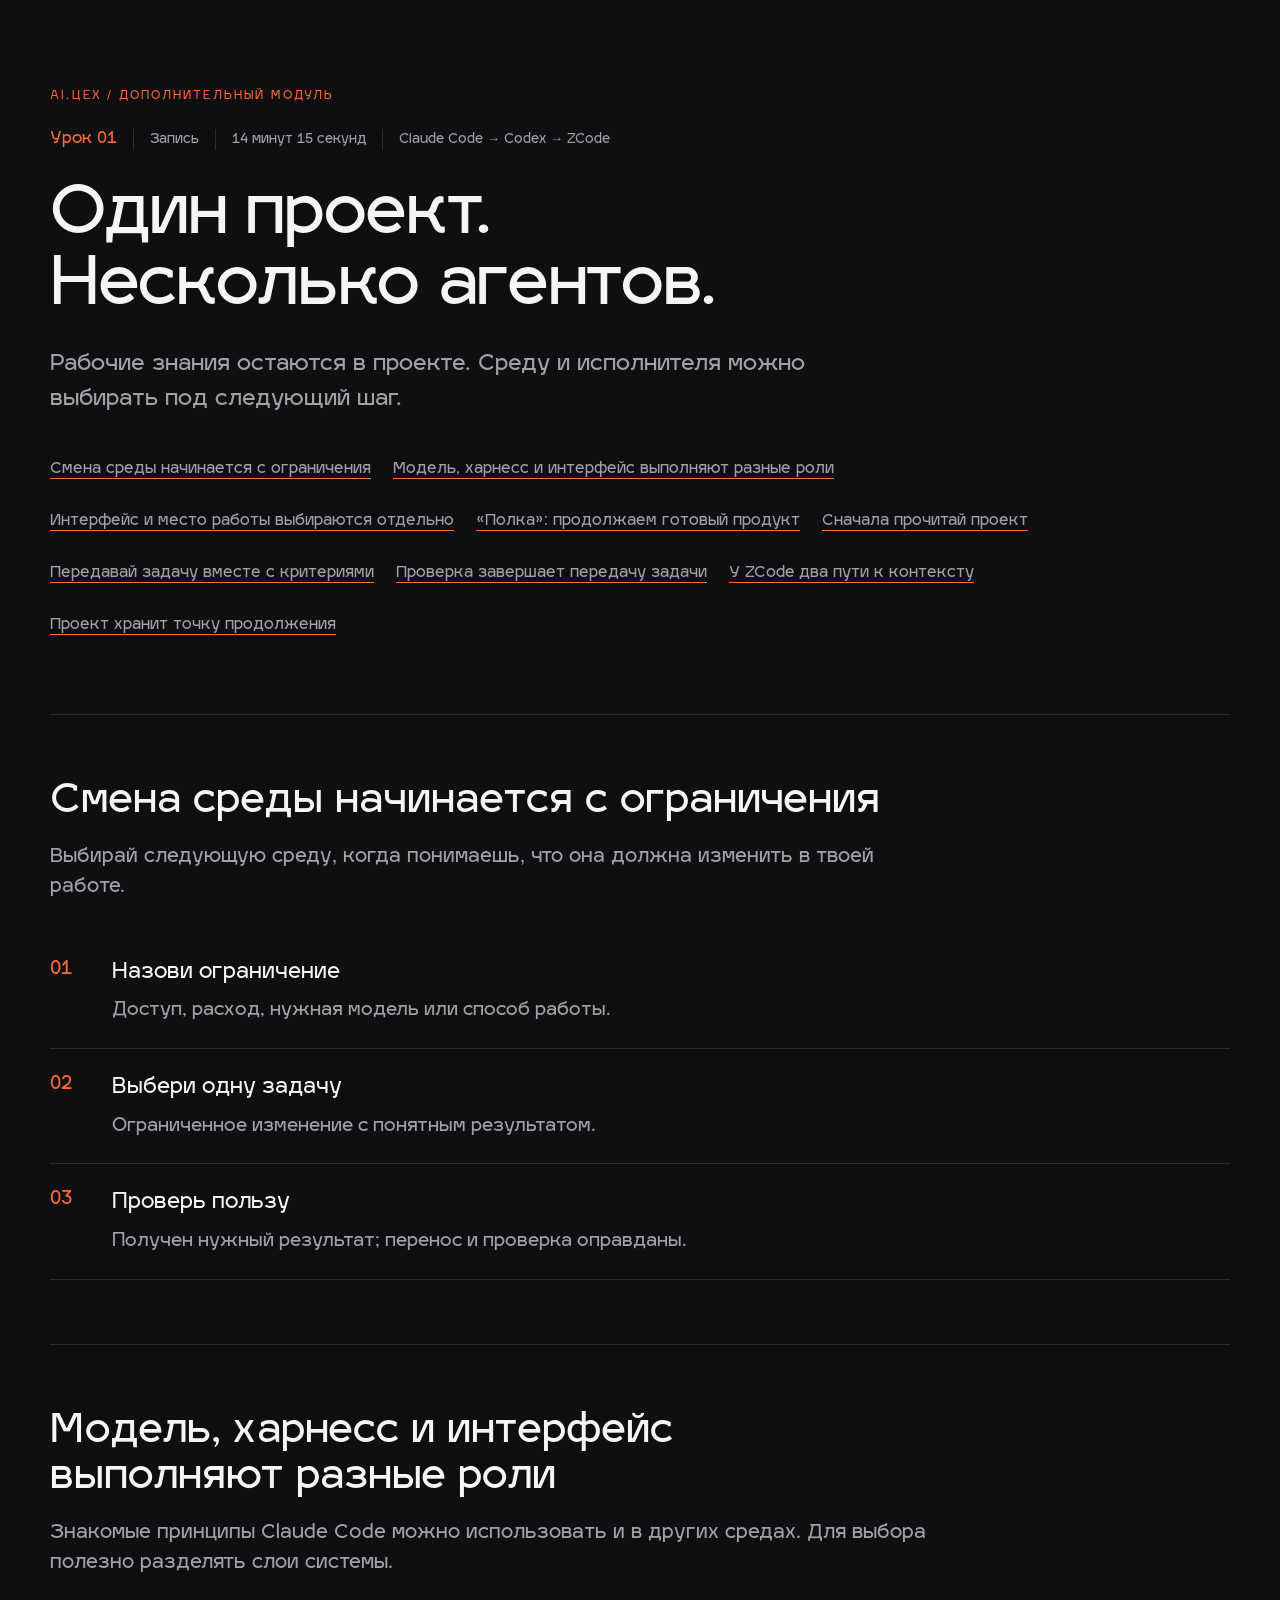
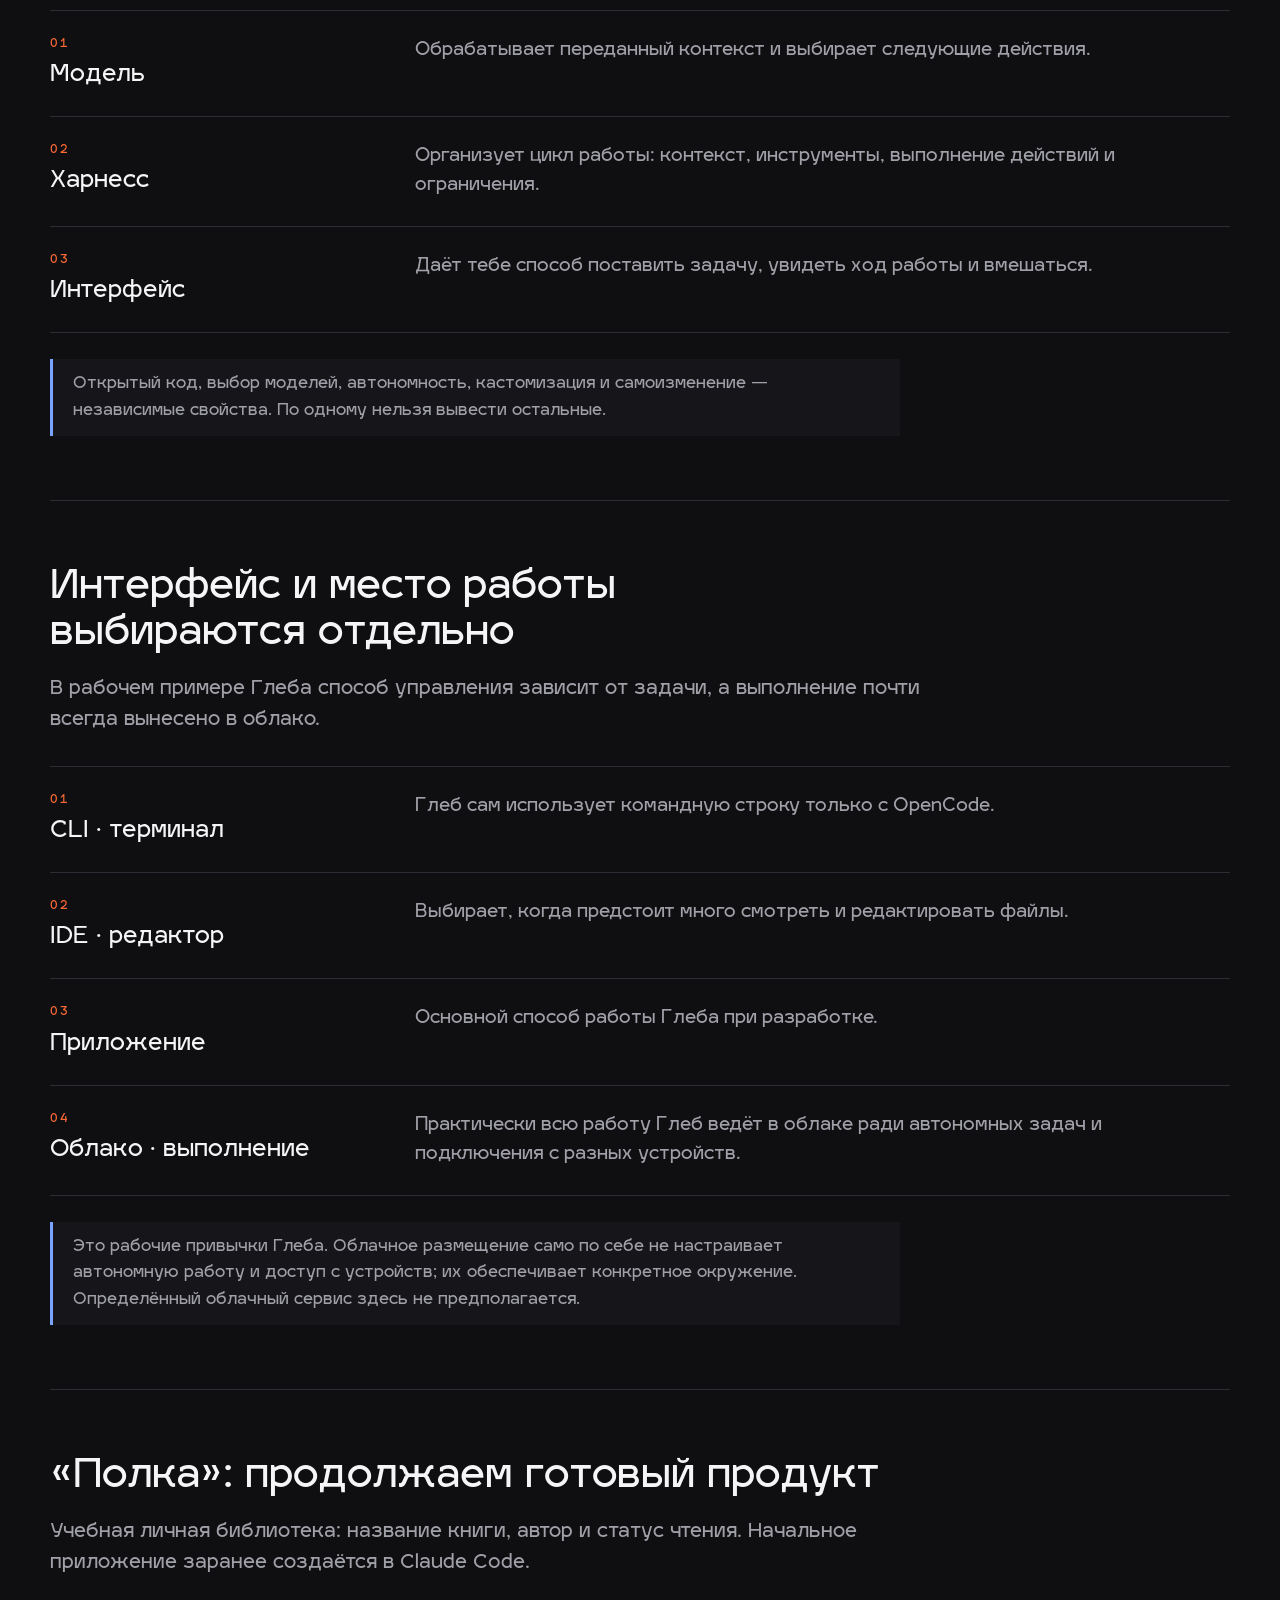
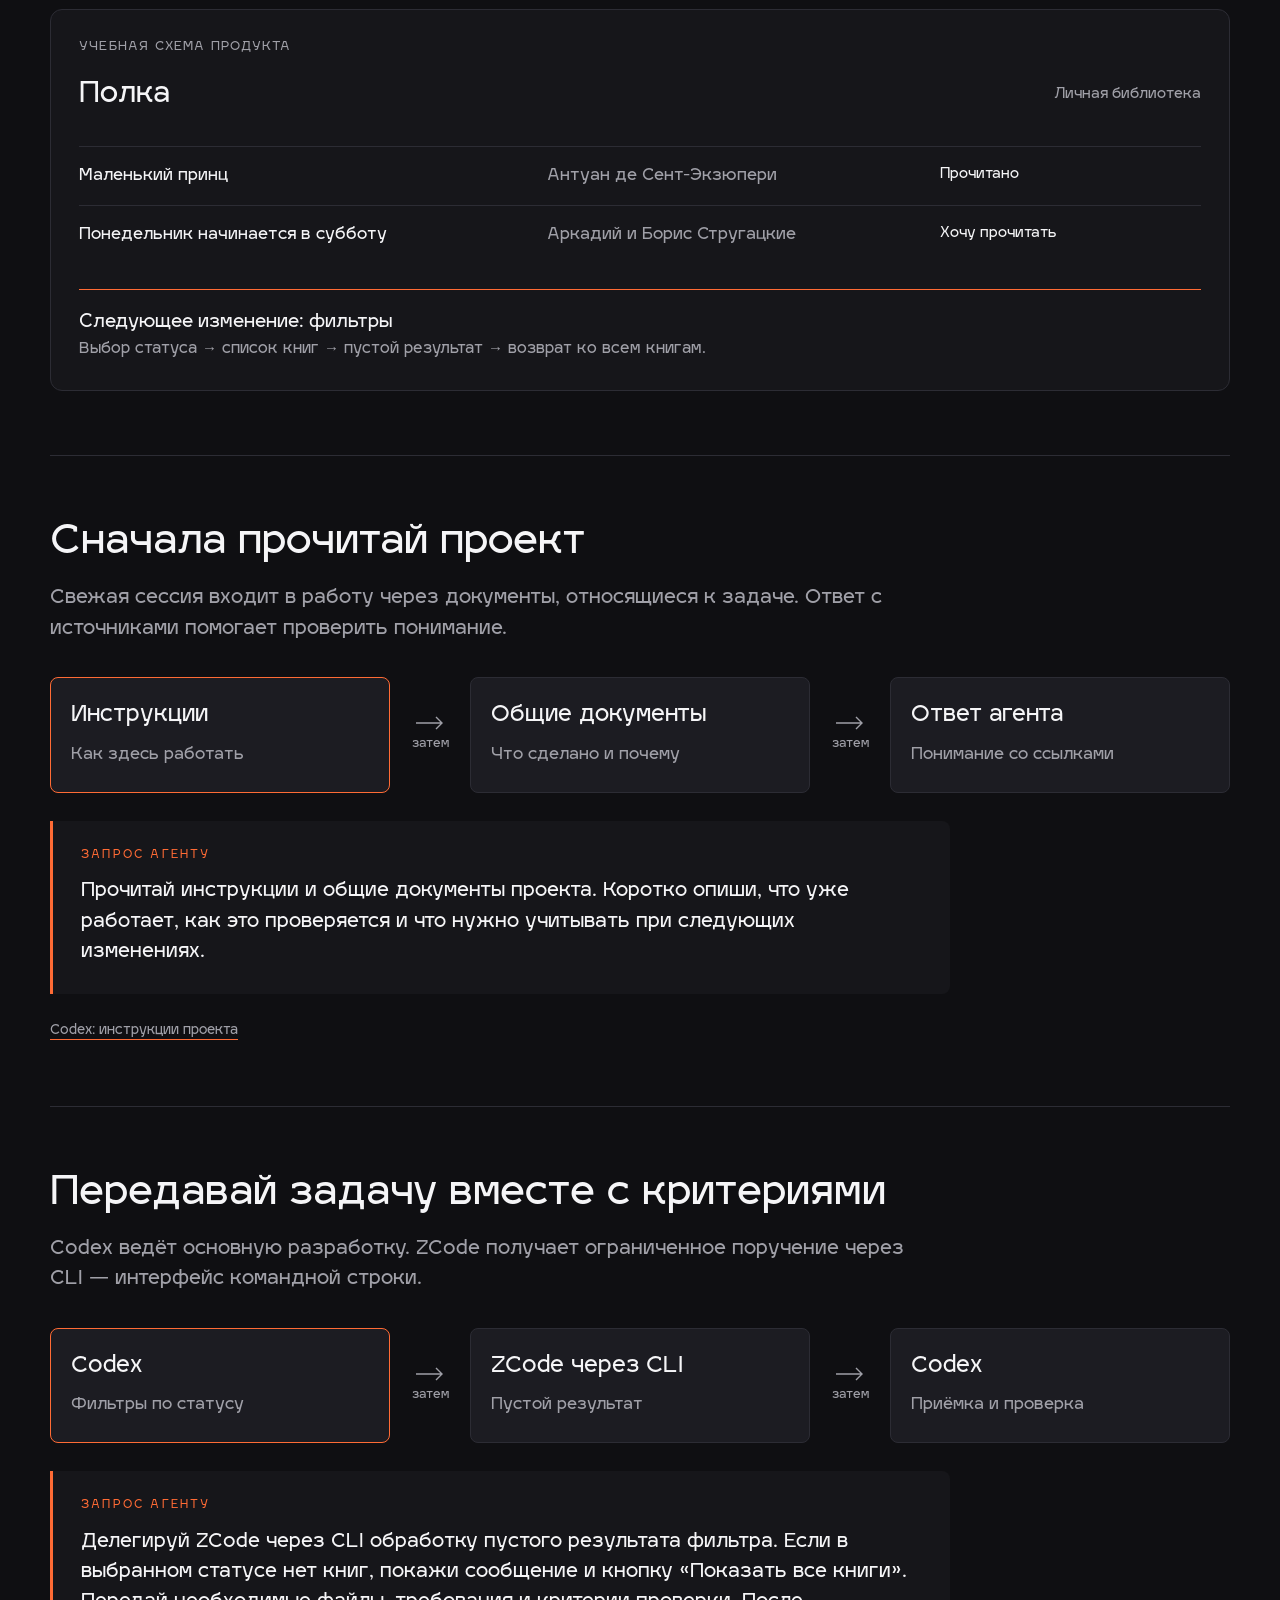
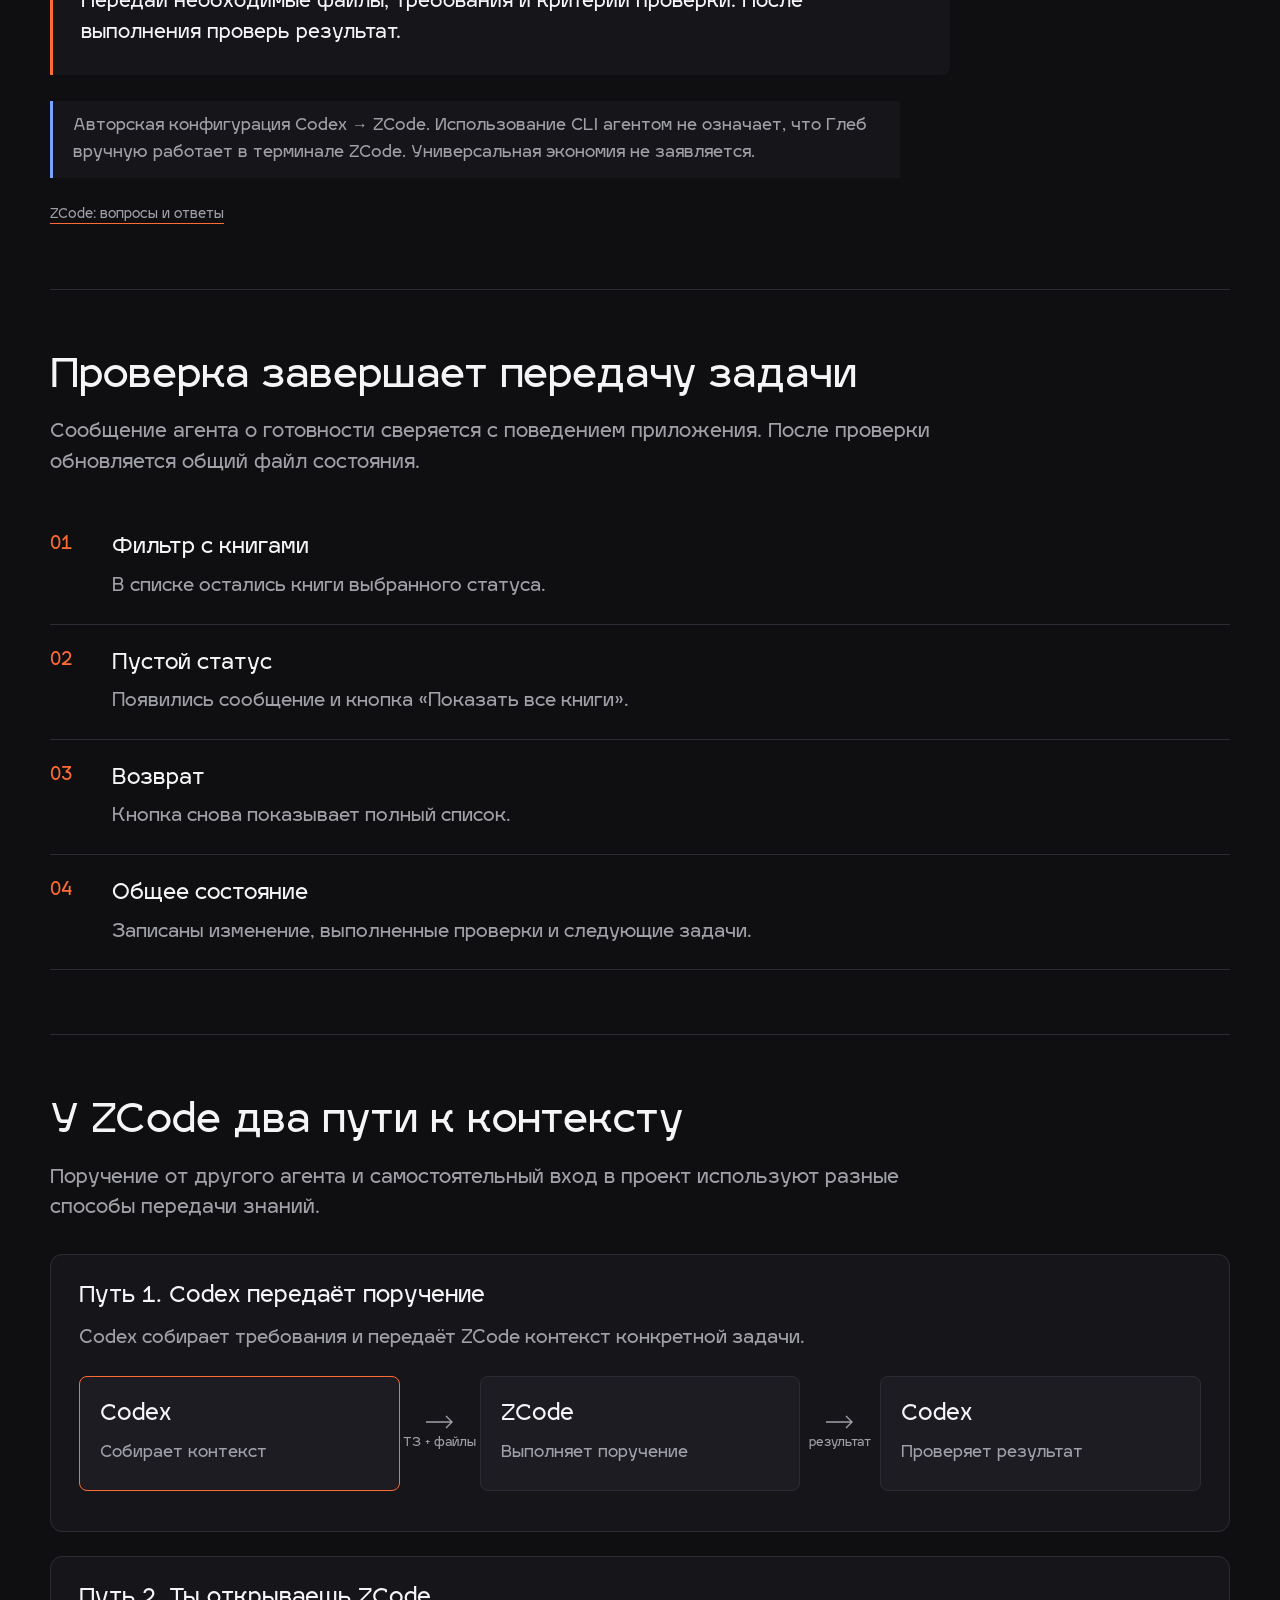
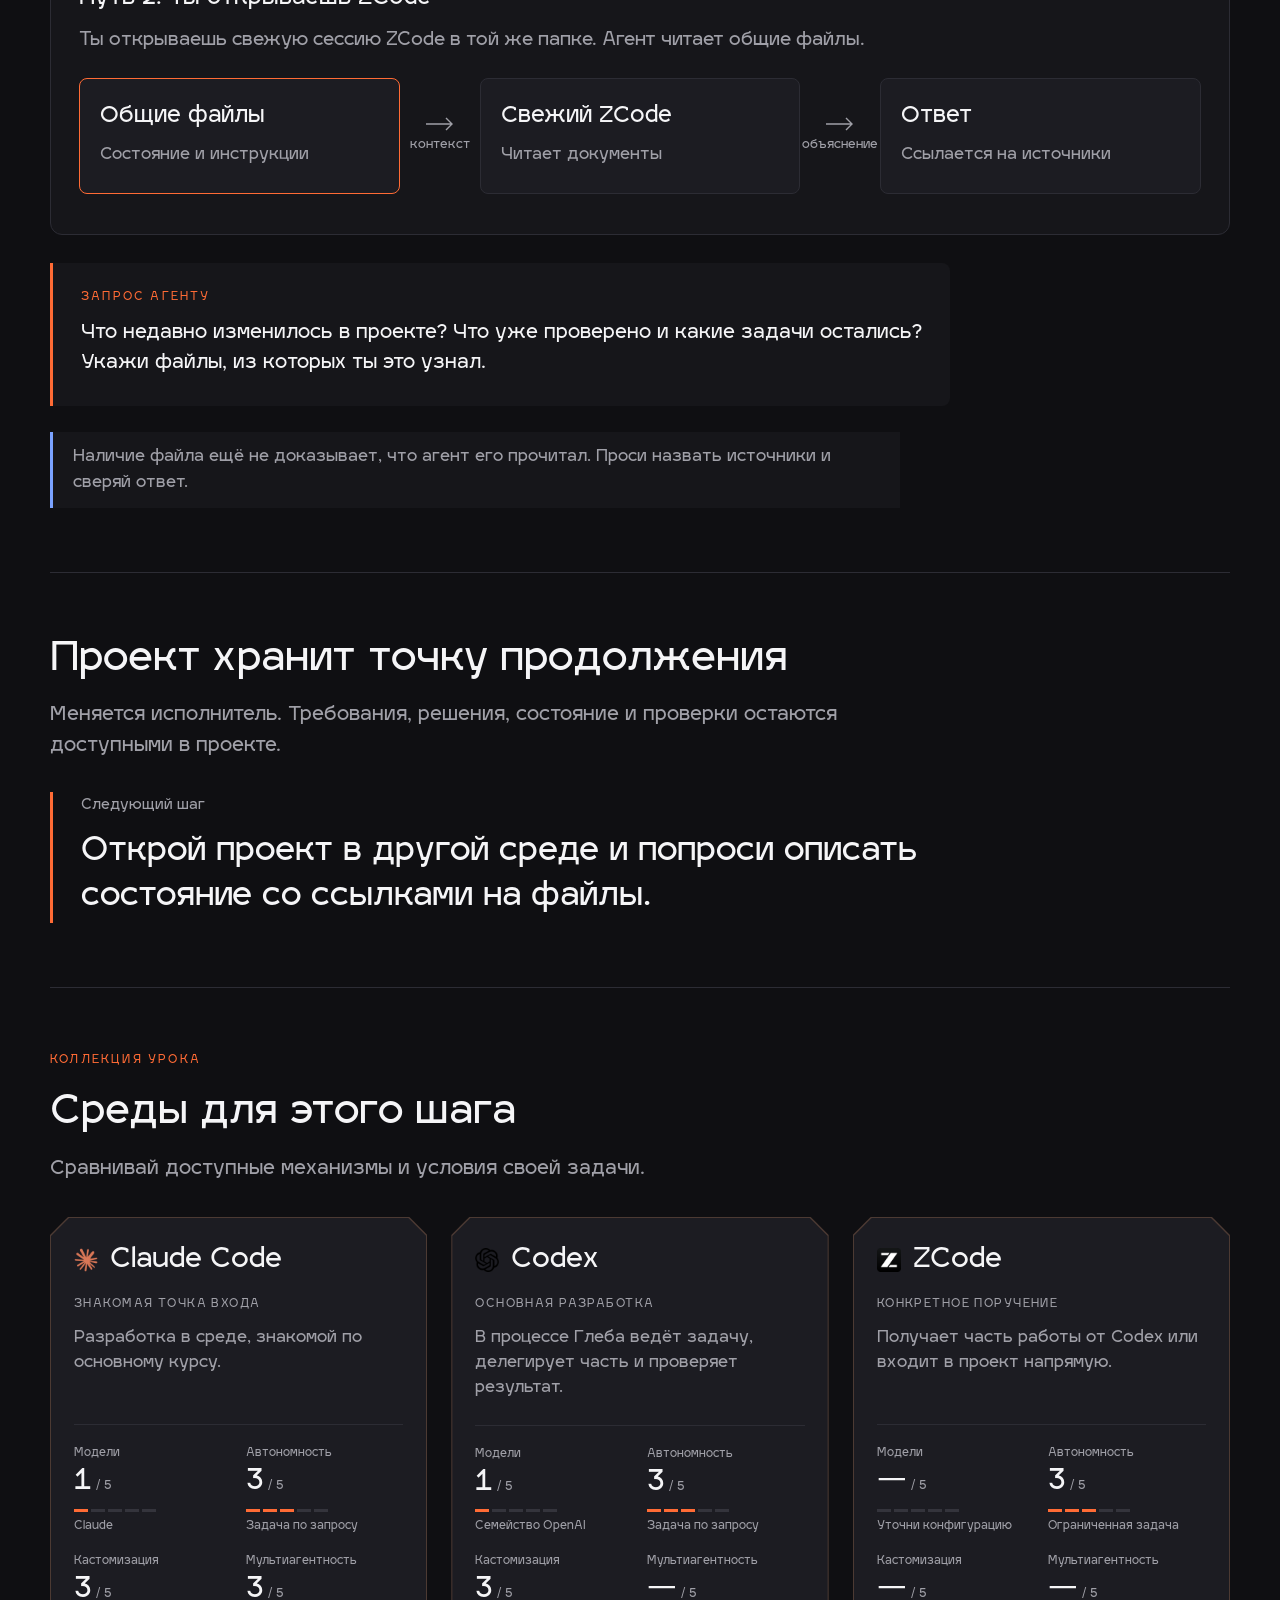
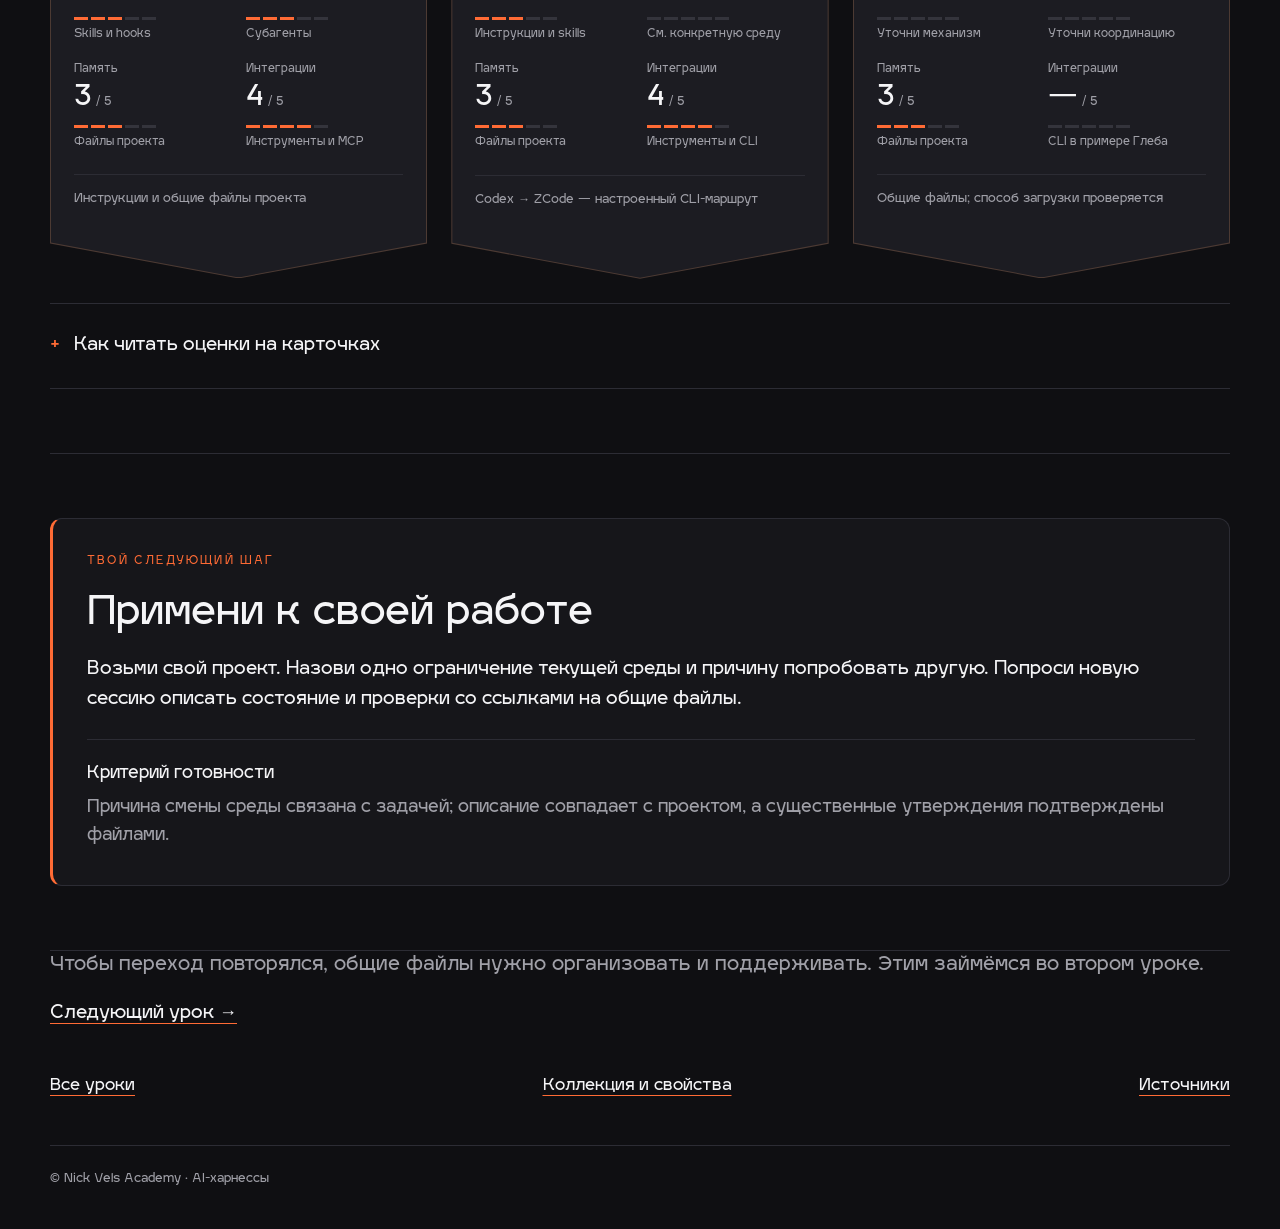
<file: presentation/lesson/1/index.html>
<!doctype html><html lang="ru"><head><meta charset="utf-8"><meta name="viewport" content="width=device-width,initial-scale=1"><meta name="color-scheme" content="dark"><meta name="description" content="Выбирай среду под задачу, меняй модели и продолжай работу с общими знаниями проекта."><title>Один проект. Несколько агентов. · AI.Цех</title><link rel="icon" href="data:,"><style>/* Nick Vels tokens. Reading and recording share one continuous layout. */

:root {
  --nv-bg-900: #0F0F12;
  --nv-bg-800: #16161A;
  --nv-surface: #1C1C22;
  --nv-surface-raised: #222229;
  --nv-border: #2C2C34;
  --nv-text: #F5F5F7;
  --nv-text-muted: #A0A0A8;
  --nv-accent: #FF6B35;
  --nv-accent-hover: #FF8556;
  --nv-accent-dark: #E55A2B;
  --nv-success: #3DDC84;
  --nv-warning: #FFB454;
  --nv-info: #7AA2FF;
  --r-btn: 8px;
  --r-panel: 12px;
  --r-card: 16px;
  --r-pill: 999px;
  --prose: 860px;
  --wide: 1880px;
}
* { box-sizing: border-box; }
html { background: var(--nv-bg-900); font-family: "Igra Sans", sans-serif; -webkit-text-size-adjust: 100%; }
body { margin: 0; color: var(--nv-text); font-size: 17px; line-height: 1.6; }
button, input, select, textarea, code, pre { font-family: inherit; font-size: inherit; }
a { color: inherit; text-decoration-color: var(--nv-accent); text-underline-offset: 5px; }
a:hover { color: var(--nv-accent-hover); }
button { color: inherit; cursor: pointer; }
:focus-visible { outline: 3px solid var(--nv-info); outline-offset: 4px; }
[tabindex="-1"]:focus { outline: 2px solid var(--nv-info); outline-offset: 6px; }
[hidden] { display: none !important; }
img, svg { max-width: 100%; }
h1, h2, h3, p { margin: 0 0 18px; }
h1, h2, h3 { line-height: 1.2; font-weight: 800; }
h1 { font-size: clamp(32px, 3.5vw, 56px); text-wrap: balance; }
h2 { font-size: clamp(25px, 2.3vw, 36px); text-wrap: balance; }
h3 { font-size: 20px; }
small { font-size: 15px; }
em { font-style: normal; }
p, .acceptance-row span, .document-fields dd { overflow-wrap: anywhere; }
.micro { display: block; margin-bottom: 16px; font-size: 11px; letter-spacing: .2em; text-transform: uppercase; color: var(--nv-accent); }
.lead { color: var(--nv-text-muted); font-size: 19px; line-height: 1.6; }
.sr-only { position: absolute; width: 1px; height: 1px; padding: 0; margin: -1px; overflow: hidden; clip-path: inset(50%); white-space: nowrap; }
.skip-link { position: fixed; left: 18px; top: 12px; z-index: 99; background: var(--nv-text); color: var(--nv-bg-900); width: 1px; height: 1px; padding: 0; overflow: hidden; clip-path: inset(50%); }
.skip-link:focus { width: auto; height: auto; padding: 12px 18px; clip-path: none; }
.stage { min-width: 0; padding: 64px 32px 80px; }
.long-grid, .matrix-page { max-width: var(--wide); margin: auto; }
.lesson-header, .screen-inner, .grid-footer, .home-inner, .sources-page, .page-intro { width: 100%; max-width: var(--prose); margin-inline: auto; }
.lesson-header { padding-bottom: 28px; }
.screen { margin: 0; padding: 48px 0; scroll-margin-top: 24px; }
.screen + .screen { border-top: 1px solid var(--nv-border); }
.screen-head { margin-bottom: 24px; }
.matrix-block .screen-inner { max-width: none; }
.matrix-block .screen-head, .matrix-hint { max-width: var(--prose); margin-inline: auto; }
.visual-caption, .footer-note { color: var(--nv-text-muted); font-size: 15px; margin: 20px 0 0; }
.explanation { margin-top: 24px; }
.explanation p:last-child { margin-bottom: 0; }
.page-nav, .product-jump { display: flex; gap: 12px 22px; flex-wrap: wrap; margin: 0 0 28px; }
.page-nav a, .product-jump a { min-height: 44px; display: inline-flex; align-items: center; font-size: 16px; }
.grid-footer { border-top: 1px solid var(--nv-border); padding-top: 32px; }
.lesson-list { display: grid; grid-template-columns: 1fr 1fr; gap: 0 28px; margin-top: 40px; }
.lesson-link { padding: 28px 0; border-top: 1px solid var(--nv-border); text-decoration: none; display: block; }
.lesson-link h2 { font-size: 27px; }
.lesson-link p { color: var(--nv-text-muted); }
.lesson-no { color: var(--nv-accent); display: block; margin-bottom: 12px; }
.lesson-meta { color: var(--nv-text-muted); font-size: 15px; }
.matrix-link { margin-top: 24px; }
.card-grid { display: grid; grid-template-columns: repeat(2, minmax(0, 1fr)); gap: 18px; }
.info-card { padding: 22px; background: var(--nv-surface); border: 1px solid var(--nv-border); border-radius: var(--r-panel); }
.info-card p { margin: 0; color: var(--nv-text-muted); }
.layers-bands { display: grid; gap: 12px; }
.layer-band { padding: 18px 22px; border-left: 2px solid var(--nv-border); background: var(--nv-bg-800); }
.layer-band-head { display: flex; flex-wrap: wrap; justify-content: space-between; gap: 6px 18px; margin-bottom: 6px; }
.layer-band-head em { color: var(--nv-text-muted); font-size: 15px; }
.layer-band > span { color: var(--nv-text-muted); }
.route-flow { display: grid; grid-template-columns: 1fr 60px 1fr 60px 1fr; align-items: stretch; gap: 8px; }
.route-node, .split-core, .diagram-node { min-width: 0; padding: 20px; border: 1px solid var(--nv-border); border-radius: var(--r-btn); background: var(--nv-surface); }
.route-node b, .route-node small { display: block; }
.route-node small { color: var(--nv-text-muted); margin-top: 8px; }
.route-arrow { display: grid; align-content: center; text-align: center; color: var(--nv-text-muted); font-size: 26px; }
.route-label { grid-column: 1 / -1; color: var(--nv-text-muted); margin: 12px 0 0; }
.split-flow { display: grid; grid-template-columns: 1fr 50px 1fr 50px 1fr; align-items: center; gap: 8px; }
.split-core { border-color: var(--nv-accent); text-align: center; }
.architecture { display: grid; grid-template-columns: minmax(170px, .7fr) minmax(0, 1.6fr); gap: 22px; background: var(--nv-bg-800); padding: 24px; border-radius: var(--r-panel); }
.shell-boundary { grid-column: 1 / -1; border-bottom: 1px solid var(--nv-border); padding-bottom: 18px; }
.side-port { align-self: center; }
.side-port p { color: var(--nv-text-muted); margin: 8px 0; }
.harness-boundary { border: 2px solid var(--nv-accent); border-radius: var(--r-btn); padding: 20px; }
.harness-boundary > b { display: block; margin-bottom: 18px; }
.loop { margin: 12px 0; padding-left: 24px; }
.loop li { margin: 8px 0; }
.loop-return { color: var(--nv-text-muted); }
.shared-core { background: var(--nv-bg-800); padding: 24px; border-radius: var(--r-panel); }
.shared-core .core { border: 2px solid var(--nv-accent); border-radius: var(--r-btn); padding: 18px; margin-top: 18px; }
.shared-inputs { display: grid; grid-template-columns: 1fr 1fr; gap: 18px; }
.shared-inputs p { margin: 8px 0 0; color: var(--nv-text-muted); }
.workflow { list-style: none; padding: 0; margin: 0; counter-reset: step; }
.workflow li { counter-increment: step; display: grid; grid-template-columns: 36px minmax(0, 1fr); column-gap: 14px; padding: 16px 0; border-bottom: 1px solid var(--nv-border); }
.workflow li::before { content: counter(step, decimal-leading-zero); color: var(--nv-accent); }
.workflow b, .workflow span { grid-column: 2; }
.workflow span { color: var(--nv-text-muted); }
.flow-branch { margin-top: 20px; padding: 16px 20px; border-left: 3px solid var(--nv-warning); background: var(--nv-bg-800); }
.control-plane { background: var(--nv-bg-800); border-radius: var(--r-panel); padding: 24px; }
.control-lane { display: grid; grid-template-columns: 140px minmax(0, 1fr); gap: 18px; margin-bottom: 20px; }
.control-gate { border: 2px solid var(--nv-accent); padding: 18px; border-radius: var(--r-btn); }
.control-lane p { margin: 0; }
.document-fields { background: var(--nv-bg-800); padding: 24px; border-radius: var(--r-panel); }
.document-fields dl { margin: 0; }
.document-fields dt { font-weight: 800; margin-top: 16px; }
.document-fields dd { margin: 6px 0 0; color: var(--nv-text-muted); }
.checklist { list-style: none; margin: 0; padding: 0; display: grid; gap: 16px; }
.checklist li { border-left: 2px solid var(--nv-border); padding: 12px 20px; }
.checklist b, .checklist span { display: block; }
.checklist span { color: var(--nv-text-muted); margin-top: 8px; }
.accept-panel { display: grid; gap: 16px; }
.acceptance-row { padding: 20px; background: var(--nv-bg-800); border: 1px solid var(--nv-border); border-radius: var(--r-btn); }
.acceptance-row b, .acceptance-row span, .acceptance-row em { display: block; }
.acceptance-row span { color: var(--nv-text-muted); margin: 8px 0; }
.acceptance-row em { color: var(--nv-warning); }
.decision-row { padding: 18px 0; border-bottom: 1px solid var(--nv-border); }
.decision-row b, .decision-row span { display: block; }
.decision-row span { color: var(--nv-text-muted); margin-top: 8px; }
.decision-formula { display: flex; flex-wrap: wrap; gap: 12px; align-items: center; }
.decision-formula span { padding: 12px; border: 1px solid var(--nv-border); border-radius: var(--r-btn); }
.decision-formula i { color: var(--nv-text-muted); font-style: normal; }
.tree { background: var(--nv-bg-800); padding: 24px; border-radius: var(--r-panel); }
.tree ul { list-style: none; margin: 0; padding-left: 22px; border-left: 1px solid var(--nv-border); }
.tree > ul { padding: 0; border: 0; }
.tree li { margin: 12px 0; }
.tree-row { display: grid; grid-template-columns: minmax(190px, .95fr) minmax(0, 1.1fr); gap: 16px; align-items: baseline; }
.tree a { overflow-wrap: anywhere; }
.tree .purpose { color: var(--nv-text-muted); font-size: 16px; }
.tree-examples { margin-top: 24px; }
.tree-examples section { padding: 18px 0; border-top: 1px solid var(--nv-border); scroll-margin-top: 24px; }
.tree-examples p { margin: 0; }
.criteria-table { width: 100%; table-layout: fixed; border-collapse: collapse; }
.criteria-table caption { text-align: left; font-size: 17px; margin-bottom: 18px; color: var(--nv-text-muted); }
.criteria-table th, .criteria-table td { vertical-align: top; text-align: left; padding: 16px 12px; border-bottom: 1px solid var(--nv-border); font-size: 16px; line-height: 1.5; overflow-wrap: break-word; }
.criteria-table thead th { font-weight: 600; color: var(--nv-text-muted); background: var(--nv-surface); }
.criteria-table tbody th { font-weight: 600; }
.criteria-table td { color: var(--nv-text-muted); }
.matrix thead th:first-child { width: 17%; }
.matrix .product-head { display: flex; gap: 10px; align-items: flex-start; }
.product-head > div { min-width: 0; }
.product-head b { display: block; }
.product-head small { display: block; font-size: 15px; font-weight: 400; color: var(--nv-text-muted); margin-top: 10px; }
.product-logo { width: 22px; height: 22px; border-radius: 4px; flex: 0 0 22px; }
.product-logo[src$="/codex.png"] { filter: invert(1); }
.matrix tr.focus-product { box-shadow: inset 3px 0 var(--nv-accent); }
.matrix-mobile, .comparison-mobile { display: none; }
.matrix-notes { max-width: var(--prose); margin: 32px auto 0; }
.matrix-notes summary { cursor: pointer; padding: 14px 0; min-height: 44px; }
.matrix-notes li { margin: 14px 0; }
.product-card { padding: 24px; border: 1px solid var(--nv-border); border-radius: var(--r-panel); background: var(--nv-surface); scroll-margin-top: 24px; }
.product-card header { display: flex; align-items: start; gap: 12px; margin-bottom: 24px; }
.product-card h3 { margin-bottom: 6px; }
.product-card header p { margin: 0; color: var(--nv-text-muted); }
.product-card dl { margin: 0; }
.property { display: grid; grid-template-columns: minmax(160px, .65fr) minmax(0, 1fr); gap: 20px; border-top: 1px solid var(--nv-border); padding: 14px 0; }
.property dt { color: var(--nv-text-muted); }
.property dd { margin: 0; }
.product-note { margin: 20px 0 0; color: var(--nv-text-muted); font-size: 15px; }
.source-row { border-top: 1px solid var(--nv-border); padding: 28px 0; scroll-margin-top: 24px; overflow-wrap: anywhere; }
.source-row p { color: var(--nv-text-muted); }
.source-links { display: flex; flex-wrap: wrap; gap: 12px 24px; margin-top: 22px; font-size: 15px; }
.source-links a { min-height: 44px; display: inline-flex; align-items: center; }
.progress-bar { position: fixed; top: 0; left: 0; height: 3px; width: 0; background: var(--nv-accent); z-index: 50; }
.dot-nav { position: fixed; right: 12px; top: 50%; transform: translateY(-50%); display: grid; z-index: 40; }
.dot-nav a { width: 24px; height: 24px; display: grid; place-items: center; }
.dot-nav a::before { content: ""; width: 7px; height: 7px; border-radius: var(--r-pill); background: var(--nv-text-muted); }
.dot-nav a[aria-current]::before { background: var(--nv-accent); }
/* Reserve the full horizontal corridor, not just a block's bottom. */
@media screen {
  .recording .stage { padding-left: calc(28vw + 32px); }
  .recording .skip-link { left: calc(28vw + 18px); }
  .recording .matrix-desktop { display: none; }
  .recording .matrix-mobile { display: grid; gap: 24px; }
}
@media screen and (min-width: 1900px) {
  .recording .matrix-desktop { display: block; }
  .recording .matrix-mobile { display: none; }
  .criteria-table th, .criteria-table td { font-size: 18px; padding: 18px 14px; }
}
@media screen and (max-width: 1499px) {
  .dot-nav { display: none; }
}
@media screen and (max-width: 1199px) {
  .matrix-desktop { display: none; }
  .matrix-mobile { display: grid; gap: 24px; }
}
@media screen and (max-width: 900px) {
  .comparison-desktop { display: none; }
  .comparison-mobile { display: grid; gap: 18px; }
  .route-flow, .split-flow { grid-template-columns: minmax(0, 1fr); }
  .route-arrow { font-size: 24px; padding: 2px; }
  .route-arrow .horizontal { display: none; }
  .route-arrow::before { content: "↓"; }
  .split-flow > .route-arrow:nth-child(2)::before { content: "↑"; }
  .architecture { grid-template-columns: 1fr; }
  .shell-boundary { grid-column: auto; }
  .card-grid { grid-template-columns: 1fr; }
  .tree-row { grid-template-columns: 1fr; gap: 4px; }
  .control-lane { grid-template-columns: 1fr; gap: 10px; }
}
@media screen and (max-width: 600px) {
  .stage { padding: 36px 18px 56px; }
  .lead { font-size: 18px; }
  .screen { padding: 32px 0; }
  .lesson-list, .shared-inputs { grid-template-columns: 1fr; }
  .comparison-desktop { display: none; }
  .comparison-mobile { display: grid; gap: 18px; }
  .property { grid-template-columns: 1fr; gap: 6px; }
  .product-card { padding: 20px; }
  .architecture, .control-plane, .tree, .document-fields, .shared-core { padding: 18px; }
  .tree ul { padding-left: 14px; }
  .product-jump { gap: 6px 20px; }
}
@media screen and (prefers-reduced-motion: reduce) {
  *, *::before, *::after { scroll-behavior: auto !important; transition: none !important; animation: none !important; }
}
@media print {
  @page { size: A4 landscape; margin: 12mm; }
  :root { --nv-text: #111; --nv-text-muted: #333; --nv-bg-900: #fff; --nv-bg-800: #fff; --nv-surface: #fff; --nv-border: #888; --nv-accent: #963000; --nv-info: #1743a1; --nv-warning: #774200; }
  :focus, :focus-visible { outline: none !important; }
  .product-logo, .product-logo[src$="/codex.png"] { filter: none; }
  html { background: white; }
  body { color: black; font-size: 11pt; }
  .stage, .recording .stage { padding: 0; }
  .page-nav, .dot-nav, .progress-bar, .skip-link, .product-jump, .matrix-mobile, .comparison-mobile { display: none; }
  .matrix-desktop, .comparison-desktop { display: block; }
  .screen { padding: 20px 0; }
  h1, h2, h3 { break-after: avoid; }
  tr, .tree-row, .info-card { break-inside: avoid; }
  .criteria-table th, .criteria-table td { font-size: 10pt; padding: 8px; color: black; }
  .product-head small { font-size: 9pt; }
  .lead, .visual-caption, .property dt, .source-row p { color: #333; }
  .criteria-table thead th, .info-card, .tree, .architecture, .shared-core, .diagram-node, .route-node, .document-fields, .control-plane, .layer-band { background: white; }
}
/* Overrides extend the published Nick Vels engine; print rules retained below. */
@font-face{font-family:'Igra Sans';src:url('[data-uri]') format('opentype');font-weight:100 900;font-display:swap}
html{font-family:'Igra Sans';scroll-behavior:smooth;background:#0F0F12}
body{font-family:'Igra Sans';font-size:18px;line-height:1.65;}
*,*::before,*::after{box-sizing:border-box}
figure{margin:0}
h1,h2,h3,p{overflow-wrap:normal;word-break:normal}
h1{font-size:clamp(38px,5.2vw,68px);line-height:1.08;max-width:1000px;letter-spacing:-.02em;text-wrap:balance}
h2{font-size:clamp(28px,3.1vw,44px);line-height:1.16;text-wrap:balance}
h3{font-size:22px;line-height:1.3}
a{overflow-wrap:anywhere}
.wrap{max-width:1260px;margin:auto;padding:64px 40px 40px}
.micro{font-size:11px;color:#FF6B35;letter-spacing:.2em;text-transform:uppercase;margin-bottom:20px}
.hero{padding:24px 0 48px;border-bottom:1px solid #2C2C34;position:relative}
.hero .lead{max-width:760px;font-size:clamp(19px,1.7vw,23px);margin:24px 0 30px}
.eyeline{display:flex;align-items:center;gap:16px;flex-wrap:wrap;color:#A0A0A8;font-size:13px;margin-bottom:28px}
.eyeline span+span{padding-left:16px;border-left:1px solid #2C2C34}
.hero-n{font-size:16px;color:#FF6B35}
.section-links{display:flex;flex-wrap:wrap;gap:8px 22px;margin-top:24px;padding:0;list-style:none}
.section-links a{font-size:15px;min-height:44px;display:inline-flex;align-items:center;text-decoration-thickness:1px;color:#A0A0A8}
.section-links a:hover{color:#F5F5F7}
.chapter{padding:64px 0;border-bottom:1px solid #2C2C34;scroll-margin-top:24px}
.sec-head{max-width:880px;margin-bottom:30px;break-inside:avoid}
.sec-head .lead{font-size:19px;line-height:1.6}
.reading{max-width:760px}
.flow{display:flex;align-items:stretch;gap:0;margin:32px 0 12px;}
.flow .node{flex:1;min-width:0;background:#1C1C22;border:1px solid #2C2C34;border-radius:8px;padding:24px 20px;}
.node b{display:block;font-size:22px;line-height:1.25;margin-bottom:12px}
.node p{color:#A0A0A8;margin:0;font-size:16px}
.flow .node:first-child{border-color:#FF6B35}
.connector{display:flex;flex:0 0 80px;flex-direction:column;align-items:center;justify-content:center;font-size:12px;color:#A0A0A8;gap:4px}
.connector svg{width:30px;height:16px;stroke:currentColor;fill:none}
.flow-caption{font-size:14px;color:#A0A0A8;margin-top:16px;max-width:780px}
.band-list{border-top:1px solid #2C2C34}
.band{display:grid;grid-template-columns:minmax(180px,.7fr) minmax(0,1.7fr);gap:30px;padding:25px 0;border-bottom:1px solid #2C2C34}
.band b{font-size:23px;line-height:1.35}.band p{margin:0;color:#A0A0A8;font-size:18px;max-width:720px}
.band-count{font-size:12px;color:#FF6B35;display:block;letter-spacing:.15em;margin-bottom:8px}
.two-col{display:grid;grid-template-columns:repeat(2,minmax(0,1fr));gap:32px}
.plain-col{padding:26px 0;border-top:2px solid #2C2C34}.plain-col:first-child{border-color:#FF6B35}.plain-col p{color:#A0A0A8;margin-bottom:0}
.prompt{margin-top:28px;padding:26px 28px;background:#16161A;border-left:3px solid #FF6B35;border-radius:0 8px 8px 0;max-width:900px}
.prompt .micro{margin-bottom:12px}.prompt p{font-size:19px;margin:0;line-height:1.6}
.note{font-size:16px;color:#A0A0A8;border-left:3px solid #7AA2FF;padding:12px 20px;margin:26px 0 0;max-width:850px;background:#16161A}
.sources-inline{font-size:13px;display:flex;gap:8px 20px;flex-wrap:wrap;margin-top:26px;color:#A0A0A8}
.step-list{list-style:none;padding:0;margin:0;counter-reset:steps}.step-list li{position:relative;padding:22px 0 22px 62px;border-bottom:1px solid #2C2C34;counter-increment:steps}
.step-list li::before{content:counter(steps,decimal-leading-zero);position:absolute;left:0;top:21px;color:#FF6B35;font-size:18px}
.step-list b{font-size:21px;display:block;margin-bottom:6px}.step-list p{color:#A0A0A8;margin:0;max-width:780px}
.statement{font-size:clamp(24px,2.5vw,34px);max-width:980px;border-left:3px solid #FF6B35;padding:4px 0 4px 28px;line-height:1.4}
.statement p{margin:0}.statement small{display:block;margin-bottom:14px;color:#A0A0A8;font-size:14px}
.route-pair{display:grid;gap:24px}.route{padding:28px;background:#16161A;border:1px solid #2C2C34;border-radius:12px}.route h3{margin-bottom:12px}.route .flow{margin-top:22px}.route p{max-width:800px;color:#A0A0A8}
.tree{padding:32px;border:1px solid #2C2C34;background:#16161A}.tree ul{margin:0;padding:0 0 0 25px;border-left:1px solid #2C2C34;list-style:none}.tree>ul{padding:0;border:0}
.tree li{margin:0}.tree .tree-row{display:grid;grid-template-columns:minmax(200px,.75fr) minmax(0,1.4fr);gap:22px;padding:13px 0}.tree-row b{font-size:17px}.tree-row span{color:#A0A0A8;font-size:16px}
.mock-label{font-size:12px;color:#A0A0A8;margin-bottom:14px;letter-spacing:.1em;text-transform:uppercase}
.polka{border:1px solid #2C2C34;border-radius:12px;padding:28px;background:#16161A}.polka-top{display:flex;align-items:center;justify-content:space-between;gap:20px;margin-bottom:28px}.polka-top strong{font-size:28px}.polka-top span{font-size:14px;color:#A0A0A8}.book-row{display:grid;grid-template-columns:1.2fr 1fr .7fr;gap:20px;padding:16px 0;border-top:1px solid #2C2C34;font-size:16px}.book-row span{color:#A0A0A8}.book-row em{font-style:normal;font-size:14px}.task-band{margin-top:24px;padding:18px 0 0;border-top:1px solid #FF6B35;color:#F5F5F7}.task-band span{color:#A0A0A8;display:block;font-size:15px}
.windows{display:grid;grid-template-columns:repeat(3,minmax(0,1fr));gap:20px}.window{background:#16161A;border:1px solid #2C2C34;border-radius:12px;min-width:0}.window-bar{font-size:13px;color:#A0A0A8;padding:14px 20px;border-bottom:1px solid #2C2C34}.window-body{padding:24px 20px}.window-body h3{font-size:21px}.window-body p{font-size:16px;color:#A0A0A8;margin:0}.task-status{color:#FF6B35;font-size:11px;letter-spacing:.1em;margin-bottom:18px;display:block}
.panel-demo{display:grid;grid-template-columns:.8fr 1.2fr;gap:32px;align-items:center}.file-source{padding:20px 0}.file-source b{font-size:23px}.file-source p{color:#A0A0A8}.panel-state{border:1px solid #2C2C34;border-top:2px solid #FF6B35;background:#16161A;padding:28px;border-radius:12px}.panel-state dl{margin:0}.panel-state dt{font-size:12px;color:#A0A0A8;text-transform:uppercase;letter-spacing:.14em;margin:22px 0 6px}.panel-state dd{margin:0;font-size:18px}
.wiki-core{padding:24px;border:1px solid #FF6B35;border-radius:8px;text-align:center;max-width:470px;margin:0 auto}.wiki-core b{font-size:25px}.wiki-core p{color:#A0A0A8;margin:6px 0 0}.wiki-branches{display:grid;grid-template-columns:repeat(3,minmax(0,1fr));gap:28px}.wiki-branch{text-align:center}.wiki-branch .node{border:1px solid #2C2C34;padding:24px;background:#1C1C22;border-radius:8px}.vertical-link{color:#A0A0A8;font-size:12px;padding:10px 0}.vertical-link svg{display:block;margin:auto;width:16px;height:30px;stroke:currentColor;fill:none}.wiki-backlink{margin-top:20px;color:#A0A0A8;font-size:15px;text-align:center}
.brief{border:1px solid #2C2C34;border-radius:12px;padding:8px 28px;background:#16161A}.brief-row{display:grid;grid-template-columns:32px minmax(130px,.6fr) minmax(0,1.6fr);gap:20px;padding:22px 0;border-bottom:1px solid #2C2C34}.brief-row:last-child{border:0}.brief-row>span{color:#FF6B35;font-size:14px}.brief-row p{margin:0;color:#A0A0A8;font-size:17px}
.loop-return{margin-top:16px;padding:18px 22px;border-left:2px solid #FFB454;background:#16161A;font-size:16px;color:#A0A0A8}
.bench-row{display:grid;grid-template-columns:220px minmax(0,1fr);gap:30px;border-top:1px solid #2C2C34;padding:24px 0}.bench-row p{color:#A0A0A8;margin:0}.bench-meta{display:flex;flex-wrap:wrap;gap:12px;margin-top:25px;font-size:14px}.bench-meta span{padding:9px 14px;border:1px solid #2C2C34;border-radius:8px}
.collection{display:grid;grid-template-columns:repeat(3,minmax(0,1fr));gap:24px;margin-top:32px;align-items:start}.player{position:relative;min-width:0;padding:26px 24px 38px;background:#1C1C22;border:1px solid #2C2C34;border-top:2px solid #FF6B35;border-radius:16px 16px 28px 28px;}
.player{isolation:isolate;border:0;border-radius:0;background:transparent;padding-bottom:70px}
.player::before,.player::after{content:'';position:absolute;inset:0;z-index:-1;pointer-events:none;clip-path:polygon(0 18px,18px 0,calc(100% - 18px) 0,100% 18px,100% calc(100% - 35px),50% 100%,0 calc(100% - 35px))}
.player::before{background:#4C3A33}.player::after{inset:1px;background:#1C1C22}
.player-top{display:flex;gap:12px;align-items:center;margin-bottom:15px}.player-top img{width:24px;height:24px;object-fit:contain}.player h3{font-size:27px;margin:0}.player-role{font-size:11px;letter-spacing:.13em;text-transform:uppercase;color:#A0A0A8;display:block;margin:18px 0 12px}.player-use{font-size:16px;line-height:1.55;min-height:74px;color:#A0A0A8}.stats{display:grid;grid-template-columns:repeat(2,minmax(0,1fr));gap:18px 14px;margin:24px 0;padding-top:20px;border-top:1px solid #2C2C34}.stat dt{font-size:11px;color:#A0A0A8;margin-bottom:4px}.stat dd{margin:0}.stat .score{font-size:28px;line-height:1.1}.stat .outof{font-size:12px;color:#A0A0A8}.stat small{display:block;font-size:11px;color:#A0A0A8;line-height:1.45;margin-top:7px}.ticks{display:flex;gap:3px;margin-top:9px}.ticks i{width:14px;height:3px;background:#34343C}.ticks i.on{background:#FF6B35}.player-foot{font-size:12px;color:#A0A0A8;line-height:1.5;border-top:1px solid #2C2C34;padding-top:15px;margin:0}
.rubric{border-top:1px solid #2C2C34;border-bottom:1px solid #2C2C34;padding:20px 0;margin-top:24px}.rubric summary{cursor:pointer;min-height:44px;display:flex;align-items:center;gap:14px}.rubric summary::before{content:'+';color:#FF6B35;font-size:22px}.rubric[open] summary::before{content:'−'}.rubric p{color:#A0A0A8;font-size:16px}.rubric li{margin:15px 0;font-size:15px;color:#A0A0A8}
.practice{background:#16161A;padding:34px;border:1px solid #2C2C34;border-left:3px solid #FF6B35;border-radius:12px}.practice .acceptance{margin:25px 0 0;padding-top:20px;border-top:1px solid #2C2C34;color:#A0A0A8;font-size:17px}.practice .acceptance b{color:#F5F5F7;display:block;margin-bottom:6px}
.bottom-nav{display:flex;flex-wrap:wrap;gap:8px 25px;justify-content:space-between;padding:36px 0;border-bottom:1px solid #2C2C34}.bottom-nav a{min-height:44px;display:inline-flex;align-items:center;font-size:16px}.copyright{color:#A0A0A8;font-size:12px;padding-top:24px}
.lesson-index{list-style:none;padding:0;margin:0}.lesson-index li{border-top:1px solid #2C2C34}.lesson-index a{display:grid;grid-template-columns:64px 1fr 26px;gap:22px;padding:30px 0;text-decoration:none}.lesson-index .number{font-size:24px;color:#FF6B35}.lesson-index h2{font-size:30px;margin-bottom:12px}.lesson-index p{margin:0;color:#A0A0A8;font-size:17px}.lesson-index .go{font-size:23px;color:#A0A0A8}
.source-list{list-style:none;padding:0}.source-list li{padding:24px 0;border-top:1px solid #2C2C34}.source-list a{font-size:21px}.source-list p{color:#A0A0A8;margin:10px 0 0;font-size:16px}
.matrix-table{width:100%;border-collapse:collapse;table-layout:fixed;font-size:14px}.matrix-table caption{text-align:left;margin:0 0 22px;color:#A0A0A8}.matrix-table th,.matrix-table td{padding:18px 12px;vertical-align:top;text-align:left;border-bottom:1px solid #2C2C34;overflow-wrap:anywhere}.matrix-table thead th{font-size:11px;color:#A0A0A8}.matrix-table td{color:#A0A0A8}.matrix-table th small{display:block;font-size:11px;font-weight:400;color:#A0A0A8;margin-top:8px}.matrix-mobile{display:none}.fact-card{padding:26px 0;border-top:1px solid #2C2C34}.fact-card>p{font-size:14px;color:#A0A0A8}.fact-card dl{margin:0}.fact-card dl>div{display:grid;grid-template-columns:150px 1fr;gap:18px;padding:12px 0}.fact-card dt{font-size:13px;color:#A0A0A8}.fact-card dd{font-size:16px;margin:0}
.script .chapter{padding-top:45px}.scene{margin:36px 0;padding-top:26px;border-top:1px solid #2C2C34}.scene .timing{color:#FF6B35;font-size:14px}.scene dl{margin-top:25px}.scene dt{font-size:12px;text-transform:uppercase;letter-spacing:.13em;color:#A0A0A8;margin-top:22px}.scene dd{margin:6px 0 0;font-size:17px}.scene .narration{font-size:20px;line-height:1.75;max-width:880px}
.reading-progress{position:fixed;top:0;left:0;height:3px;width:100%;transform-origin:left;transform:scaleX(0);background:#FF6B35;z-index:10;pointer-events:none}
main[tabindex='-1']:focus,.chapter[tabindex='-1']:focus{outline:none}
.chapter:focus-visible .sec-head>h2{outline:2px solid #7AA2FF;outline-offset:8px;border-radius:2px}
.panel-demo{grid-template-columns:minmax(0,.8fr) 80px minmax(0,1.2fr);gap:0}
.file-source.node{padding:24px;background:#1C1C22;border:1px solid #2C2C34;border-radius:8px}
.file-source.node p{margin:0}
.wiki-core{position:relative}
.wiki-core::after{content:'';position:absolute;height:24px;bottom:-25px;left:50%;border-left:1px solid #A0A0A8}
.wiki-branches{--wiki-gap:28px;position:relative;padding-top:24px;gap:var(--wiki-gap)}
.wiki-branches::before{content:'';position:absolute;top:24px;left:calc((100% - 2 * var(--wiki-gap))/6);right:calc((100% - 2 * var(--wiki-gap))/6);border-top:1px solid #A0A0A8}
.vertical-link{padding:0 0 10px}
@media screen and (max-width:900px){.panel-demo{grid-template-columns:1fr}.panel-demo>.connector{height:56px}}
@media screen and (max-width:700px){.wiki-core::after,.wiki-branches::before{display:none}.wiki-branches{padding:16px 0 0 20px;margin-left:12px;border-left:1px solid #A0A0A8;gap:20px}.wiki-branch{position:relative}.wiki-branch::before{content:'';position:absolute;left:-20px;top:32px;width:20px;border-top:1px solid #A0A0A8}.wiki-branch .vertical-link{display:none}}
@media screen and (min-width:1600px){body{font-size:20px}.wrap{padding-top:80px}.chapter{padding:76px 0}.hero{padding-bottom:60px}.sec-head .lead{font-size:21px}.node p{font-size:18px}.node b{font-size:24px}}
@media screen and (min-width:1200px){.recording .wrap{margin-left:max(330px,calc((100vw - 1180px)/2));margin-right:40px;max-width:1180px;padding-left:24px;padding-right:24px}.recording h1{font-size:54px}.recording .collection{grid-template-columns:repeat(2,minmax(0,1fr))}}
@media screen and (max-width:1100px){.collection{grid-template-columns:repeat(2,minmax(0,1fr))}.matrix-table{display:none}.matrix-mobile{display:block}.flow .node{padding:22px 16px}.connector{flex-basis:70px}.node b{font-size:20px}.node p{font-size:15px}}
@media screen and (max-width:900px){.flow{flex-direction:column}.connector{flex-basis:auto;height:52px;flex-direction:row;gap:14px}.connector svg{transform:rotate(90deg)}.flow .node{padding:22px}.node b{font-size:23px}.node p{font-size:17px}.brief-row{grid-template-columns:26px minmax(175px,.8fr) minmax(0,1.4fr);gap:18px}.windows{grid-template-columns:1fr}.wiki-branches{gap:16px}}
@media screen and (max-width:700px){body{font-size:17px}.wrap{padding:28px 22px}.hero{padding:14px 0 28px}h1{font-size:40px;line-height:1.1}h2{font-size:30px}.hero .lead,.sec-head .lead{font-size:18px}.chapter{padding:42px 0}.section-links{gap:0 18px;margin-top:18px}.section-links a{font-size:14px}.eyeline{margin-bottom:22px}.flow{flex-direction:column;margin-top:24px}.connector{flex-basis:auto;height:52px;flex-direction:row;gap:10px}.connector svg{transform:rotate(90deg)}.flow .node{padding:22px}.node b{font-size:23px}.node p{font-size:17px}.two-col,.windows,.panel-demo,.wiki-branches,.collection{grid-template-columns:1fr;gap:20px}.band{grid-template-columns:1fr;gap:10px;padding:24px 0}.band b{font-size:23px}.band p{font-size:17px}.band-count{display:inline-block;margin-right:14px;margin-bottom:0}.prompt{padding:22px 20px}.prompt p{font-size:17px}.note{font-size:15px;padding:14px 16px}.step-list li{padding-left:45px}.step-list b{font-size:21px}.step-list p{font-size:17px}.statement{font-size:25px;padding-left:22px}.tree{padding:22px 16px}.tree ul{padding-left:16px}.tree .tree-row{grid-template-columns:1fr;gap:4px;padding:11px 0}.tree-row b{font-size:16px}.tree-row span{font-size:14px}.book-row{grid-template-columns:1fr;gap:3px}.polka{padding:22px}.polka-top{align-items:start;flex-direction:column;gap:6px}.route{padding:23px 20px}.wiki-branches{gap:0}.wiki-core{text-align:left}.wiki-branch{text-align:left}.vertical-link{display:flex;align-items:center;justify-content:center;gap:14px;height:54px}.vertical-link svg{margin:0}.wiki-backlink{text-align:left}.brief{padding:0 20px}.brief-row{grid-template-columns:24px 1fr;gap:8px 12px}.brief-row p{grid-column:2}.bench-row{grid-template-columns:1fr;gap:12px}.bench-meta{gap:8px}.bench-meta span{font-size:12px;padding:8px 10px}.player{padding:26px 26px 70px;max-width:420px;width:100%;margin-inline:auto}.player-use{min-height:0}.player h3{font-size:30px}.stat dt{font-size:12px}.stat small{font-size:12px}.stats{gap:24px 20px}.practice{padding:26px 22px}.lesson-index a{grid-template-columns:36px 1fr;gap:16px}.lesson-index .go{display:none}.lesson-index h2{font-size:26px}.lesson-index p{font-size:16px}.fact-card dl>div{grid-template-columns:1fr;gap:4px}.bottom-nav{gap:12px}.scene .narration{font-size:18px}}
@media screen and (max-width:360px){.wrap{padding-inline:18px}h1{font-size:35px}.player{padding-inline:20px}.stat dt{font-size:11px}}
@media (prefers-reduced-motion:reduce){html{scroll-behavior:auto}*,*::before,*::after{animation:none!important;transition:none!important}}
@media print{@page{size:A4;margin:14mm}html,body{background:#0F0F12!important;color:#F5F5F7!important;-webkit-print-color-adjust:exact;print-color-adjust:exact}body{font-size:12.4px}.wrap{padding:0;max-width:none}h1{font-size:33px}h2{font-size:25px}h3{font-size:20px}.hero .lead,.sec-head .lead{font-size:13.4px}.chapter{padding:21px 0;break-inside:auto}.hero{padding:0 0 20px}.reading-progress,.section-links,.bottom-nav,.skip-link{display:none}.flow .node{padding:14px}.node b{font-size:16px}.node p,.band p{font-size:12px}.two-col,.windows,.collection{display:block}.player,.window,.plain-col{margin:16px 0;break-inside:avoid}.collection .player{max-width:350px}.stats{grid-template-columns:repeat(3,minmax(0,1fr))}.player-use{min-height:0}.player h3{font-size:23px}.prompt,.note,.practice,figure,.sec-head,.step-list li{break-inside:avoid}.prompt p,.scene .narration{font-size:14.4px}.tree-row span,.tree-row b{font-size:12px}.tree .tree-row{padding:8px 0}.matrix-table{display:table;font-size:10px}.matrix-table td,.matrix-table th{padding:9px 6px}.matrix-mobile{display:none}.matrix-table tr{break-inside:avoid}.scene{break-inside:auto}.scene dd{font-size:12.4px}.brief-row p{font-size:12px}.rubric{display:none}}
</style></head><body class=""><a class="skip-link" href="#main">К содержанию</a><div class="reading-progress" aria-hidden="true"></div><main id="main" class="wrap" tabindex="-1"><header class="hero"><div class="micro">AI.Цех / Дополнительный модуль</div><div class="eyeline"><span class="hero-n">Урок 01</span><span>Запись</span><span>14 минут 15 секунд</span><span>Claude Code → Codex → ZCode</span></div><h1>Один проект. Несколько агентов.</h1><p class="lead">Рабочие знания остаются в проекте. Среду и исполнителя можно выбирать под следующий шаг.</p><ul class="section-links"><li><a href="#reason">Смена среды начинается с ограничения</a></li><li><a href="#layers">Модель, харнесс и интерфейс выполняют разные роли</a></li><li><a href="#surfaces">Интерфейс и место работы выбираются отдельно</a></li><li><a href="#polka">«Полка»: продолжаем готовый продукт</a></li><li><a href="#entry">Сначала прочитай проект</a></li><li><a href="#delegate">Передавай задачу вместе с критериями</a></li><li><a href="#verify">Проверка завершает передачу задачи</a></li><li><a href="#two-routes">У ZCode два пути к контексту</a></li><li><a href="#takeaway">Проект хранит точку продолжения</a></li></ul></header><section class="chapter" id="reason" tabindex="-1"><div class="sec-head"><h2>Смена среды начинается с ограничения</h2><p class="lead">Выбирай следующую среду, когда понимаешь, что она должна изменить в твоей работе.</p></div><ol class="step-list"><li><b>Назови ограничение</b><p>Доступ, расход, нужная модель или способ работы.</p></li><li><b>Выбери одну задачу</b><p>Ограниченное изменение с понятным результатом.</p></li><li><b>Проверь пользу</b><p>Получен нужный результат; перенос и проверка оправданы.</p></li></ol></section><section class="chapter" id="layers" tabindex="-1"><div class="sec-head"><h2>Модель, харнесс и интерфейс выполняют разные роли</h2><p class="lead">Знакомые принципы Claude Code можно использовать и в других средах. Для выбора полезно разделять слои системы.</p></div><div class="band-list"><div class="band"><b><span class="band-count">01</span>Модель</b><p>Обрабатывает переданный контекст и выбирает следующие действия.</p></div><div class="band"><b><span class="band-count">02</span>Харнесс</b><p>Организует цикл работы: контекст, инструменты, выполнение действий и ограничения.</p></div><div class="band"><b><span class="band-count">03</span>Интерфейс</b><p>Даёт тебе способ поставить задачу, увидеть ход работы и вмешаться.</p></div></div><p class="note">Открытый код, выбор моделей, автономность, кастомизация и самоизменение — независимые свойства. По одному нельзя вывести остальные.</p></section><section class="chapter" id="surfaces" tabindex="-1"><div class="sec-head"><h2>Интерфейс и место работы выбираются отдельно</h2><p class="lead">В рабочем примере Глеба способ управления зависит от задачи, а выполнение почти всегда вынесено в облако.</p></div><div class="band-list"><div class="band"><b><span class="band-count">01</span>CLI · терминал</b><p>Глеб сам использует командную строку только с OpenCode.</p></div><div class="band"><b><span class="band-count">02</span>IDE · редактор</b><p>Выбирает, когда предстоит много смотреть и редактировать файлы.</p></div><div class="band"><b><span class="band-count">03</span>Приложение</b><p>Основной способ работы Глеба при разработке.</p></div><div class="band"><b><span class="band-count">04</span>Облако · выполнение</b><p>Практически всю работу Глеб ведёт в облаке ради автономных задач и подключения с разных устройств.</p></div></div><p class="note">Это рабочие привычки Глеба. Облачное размещение само по себе не настраивает автономную работу и доступ с устройств; их обеспечивает конкретное окружение. Определённый облачный сервис здесь не предполагается.</p></section><section class="chapter" id="polka" tabindex="-1"><div class="sec-head"><h2>«Полка»: продолжаем готовый продукт</h2><p class="lead">Учебная личная библиотека: название книги, автор и статус чтения. Начальное приложение заранее создаётся в Claude Code.</p></div><figure class="polka"><figcaption class="mock-label">Учебная схема продукта</figcaption><div class="polka-top"><strong>Полка</strong><span>Личная библиотека</span></div><div class="book-row"><b>Маленький принц</b><span>Антуан де Сент-Экзюпери</span><em>Прочитано</em></div><div class="book-row"><b>Понедельник начинается в субботу</b><span>Аркадий и Борис Стругацкие</span><em>Хочу прочитать</em></div><div class="task-band">Следующее изменение: фильтры<span>Выбор статуса → список книг → пустой результат → возврат ко всем книгам.</span></div></figure></section><section class="chapter" id="entry" tabindex="-1"><div class="sec-head"><h2>Сначала прочитай проект</h2><p class="lead">Свежая сессия входит в работу через документы, относящиеся к задаче. Ответ с источниками помогает проверить понимание.</p></div><div class="flow"><div class="node"><b>Инструкции</b><p>Как здесь работать</p></div><span class="connector"><svg viewBox="0 0 30 16" aria-hidden="true"><path d="M1 8h26m-6-6 6 6-6 6" stroke-width="1.4"/></svg><span>затем</span></span><div class="node"><b>Общие документы</b><p>Что сделано и почему</p></div><span class="connector"><svg viewBox="0 0 30 16" aria-hidden="true"><path d="M1 8h26m-6-6 6 6-6 6" stroke-width="1.4"/></svg><span>затем</span></span><div class="node"><b>Ответ агента</b><p>Понимание со ссылками</p></div></div><div class="prompt"><div class="micro">Запрос агенту</div><p>Прочитай инструкции и общие документы проекта. Коротко опиши, что уже работает, как это проверяется и что нужно учитывать при следующих изменениях.</p></div><div class="sources-inline"><a href="https://developers.openai.com/codex/guides/agents-md/" target="_blank" rel="noopener noreferrer">Codex: инструкции проекта</a></div></section><section class="chapter" id="delegate" tabindex="-1"><div class="sec-head"><h2>Передавай задачу вместе с критериями</h2><p class="lead">Codex ведёт основную разработку. ZCode получает ограниченное поручение через CLI — интерфейс командной строки.</p></div><div class="flow"><div class="node"><b>Codex</b><p>Фильтры по статусу</p></div><span class="connector"><svg viewBox="0 0 30 16" aria-hidden="true"><path d="M1 8h26m-6-6 6 6-6 6" stroke-width="1.4"/></svg><span>затем</span></span><div class="node"><b>ZCode через CLI</b><p>Пустой результат</p></div><span class="connector"><svg viewBox="0 0 30 16" aria-hidden="true"><path d="M1 8h26m-6-6 6 6-6 6" stroke-width="1.4"/></svg><span>затем</span></span><div class="node"><b>Codex</b><p>Приёмка и проверка</p></div></div><div class="prompt"><div class="micro">Запрос агенту</div><p>Делегируй ZCode через CLI обработку пустого результата фильтра. Если в выбранном статусе нет книг, покажи сообщение и кнопку «Показать все книги». Передай необходимые файлы, требования и критерии проверки. После выполнения проверь результат.</p></div><p class="note">Авторская конфигурация Codex → ZCode. Использование CLI агентом не означает, что Глеб вручную работает в терминале ZCode. Универсальная экономия не заявляется.</p><div class="sources-inline"><a href="https://zcode.z.ai/en/docs/qa" target="_blank" rel="noopener noreferrer">ZCode: вопросы и ответы</a></div></section><section class="chapter" id="verify" tabindex="-1"><div class="sec-head"><h2>Проверка завершает передачу задачи</h2><p class="lead">Сообщение агента о готовности сверяется с поведением приложения. После проверки обновляется общий файл состояния.</p></div><ol class="step-list"><li><b>Фильтр с книгами</b><p>В списке остались книги выбранного статуса.</p></li><li><b>Пустой статус</b><p>Появились сообщение и кнопка «Показать все книги».</p></li><li><b>Возврат</b><p>Кнопка снова показывает полный список.</p></li><li><b>Общее состояние</b><p>Записаны изменение, выполненные проверки и следующие задачи.</p></li></ol></section><section class="chapter" id="two-routes" tabindex="-1"><div class="sec-head"><h2>У ZCode два пути к контексту</h2><p class="lead">Поручение от другого агента и самостоятельный вход в проект используют разные способы передачи знаний.</p></div><div class="route-pair"><div class="route"><h3>Путь 1. Codex передаёт поручение</h3><p>Codex собирает требования и передаёт ZCode контекст конкретной задачи.</p><div class="flow"><div class="node"><b>Codex</b><p>Собирает контекст</p></div><span class="connector"><svg viewBox="0 0 30 16" aria-hidden="true"><path d="M1 8h26m-6-6 6 6-6 6" stroke-width="1.4"/></svg><span>ТЗ + файлы</span></span><div class="node"><b>ZCode</b><p>Выполняет поручение</p></div><span class="connector"><svg viewBox="0 0 30 16" aria-hidden="true"><path d="M1 8h26m-6-6 6 6-6 6" stroke-width="1.4"/></svg><span>результат</span></span><div class="node"><b>Codex</b><p>Проверяет результат</p></div></div></div><div class="route"><h3>Путь 2. Ты открываешь ZCode</h3><p>Ты открываешь свежую сессию ZCode в той же папке. Агент читает общие файлы.</p><div class="flow"><div class="node"><b>Общие файлы</b><p>Состояние и инструкции</p></div><span class="connector"><svg viewBox="0 0 30 16" aria-hidden="true"><path d="M1 8h26m-6-6 6 6-6 6" stroke-width="1.4"/></svg><span>контекст</span></span><div class="node"><b>Свежий ZCode</b><p>Читает документы</p></div><span class="connector"><svg viewBox="0 0 30 16" aria-hidden="true"><path d="M1 8h26m-6-6 6 6-6 6" stroke-width="1.4"/></svg><span>объяснение</span></span><div class="node"><b>Ответ</b><p>Ссылается на источники</p></div></div></div></div><div class="prompt"><div class="micro">Запрос агенту</div><p>Что недавно изменилось в проекте? Что уже проверено и какие задачи остались? Укажи файлы, из которых ты это узнал.</p></div><p class="note">Наличие файла ещё не доказывает, что агент его прочитал. Проси назвать источники и сверяй ответ.</p></section><section class="chapter" id="takeaway" tabindex="-1"><div class="sec-head"><h2>Проект хранит точку продолжения</h2><p class="lead">Меняется исполнитель. Требования, решения, состояние и проверки остаются доступными в проекте.</p></div><div class="statement"><small>Следующий шаг</small><p>Открой проект в другой среде и попроси описать состояние со ссылками на файлы.</p></div></section><section class="chapter" id="collection" tabindex="-1"><div class="sec-head"><div class="micro">Коллекция урока</div><h2>Среды для этого шага</h2><p class="lead">Сравнивай доступные механизмы и условия своей задачи.</p></div><div class="collection"><article class="player" data-product="claude-code"><div class="player-top"><img alt="" width="24" height="24" src="[data-uri]"><h3>Claude Code</h3></div><span class="player-role">Знакомая точка входа</span><p class="player-use">Разработка в среде, знакомой по основному курсу.</p><dl class="stats"><div class="stat"><dt>Модели</dt><dd><span class="score">1</span><span class="outof"> / 5</span><span class="ticks" aria-hidden="true"><i class="on"></i><i class=""></i><i class=""></i><i class=""></i><i class=""></i></span><small>Claude</small></dd></div><div class="stat"><dt>Автономность</dt><dd><span class="score">3</span><span class="outof"> / 5</span><span class="ticks" aria-hidden="true"><i class="on"></i><i class="on"></i><i class="on"></i><i class=""></i><i class=""></i></span><small>Задача по запросу</small></dd></div><div class="stat"><dt>Кастомизация</dt><dd><span class="score">3</span><span class="outof"> / 5</span><span class="ticks" aria-hidden="true"><i class="on"></i><i class="on"></i><i class="on"></i><i class=""></i><i class=""></i></span><small>Skills и hooks</small></dd></div><div class="stat"><dt>Мультиагентность</dt><dd><span class="score">3</span><span class="outof"> / 5</span><span class="ticks" aria-hidden="true"><i class="on"></i><i class="on"></i><i class="on"></i><i class=""></i><i class=""></i></span><small>Субагенты</small></dd></div><div class="stat"><dt>Память</dt><dd><span class="score">3</span><span class="outof"> / 5</span><span class="ticks" aria-hidden="true"><i class="on"></i><i class="on"></i><i class="on"></i><i class=""></i><i class=""></i></span><small>Файлы проекта</small></dd></div><div class="stat"><dt>Интеграции</dt><dd><span class="score">4</span><span class="outof"> / 5</span><span class="ticks" aria-hidden="true"><i class="on"></i><i class="on"></i><i class="on"></i><i class="on"></i><i class=""></i></span><small>Инструменты и MCP</small></dd></div></dl><p class="player-foot">Инструкции и общие файлы проекта</p></article><article class="player" data-product="codex"><div class="player-top"><img alt="" width="24" height="24" src="[data-uri]"><h3>Codex</h3></div><span class="player-role">Основная разработка</span><p class="player-use">В процессе Глеба ведёт задачу, делегирует часть и проверяет результат.</p><dl class="stats"><div class="stat"><dt>Модели</dt><dd><span class="score">1</span><span class="outof"> / 5</span><span class="ticks" aria-hidden="true"><i class="on"></i><i class=""></i><i class=""></i><i class=""></i><i class=""></i></span><small>Семейство OpenAI</small></dd></div><div class="stat"><dt>Автономность</dt><dd><span class="score">3</span><span class="outof"> / 5</span><span class="ticks" aria-hidden="true"><i class="on"></i><i class="on"></i><i class="on"></i><i class=""></i><i class=""></i></span><small>Задача по запросу</small></dd></div><div class="stat"><dt>Кастомизация</dt><dd><span class="score">3</span><span class="outof"> / 5</span><span class="ticks" aria-hidden="true"><i class="on"></i><i class="on"></i><i class="on"></i><i class=""></i><i class=""></i></span><small>Инструкции и skills</small></dd></div><div class="stat"><dt>Мультиагентность</dt><dd><span class="score">—</span><span class="outof"> / 5</span><span class="ticks" aria-hidden="true"><i class=""></i><i class=""></i><i class=""></i><i class=""></i><i class=""></i></span><small>См. конкретную среду</small></dd></div><div class="stat"><dt>Память</dt><dd><span class="score">3</span><span class="outof"> / 5</span><span class="ticks" aria-hidden="true"><i class="on"></i><i class="on"></i><i class="on"></i><i class=""></i><i class=""></i></span><small>Файлы проекта</small></dd></div><div class="stat"><dt>Интеграции</dt><dd><span class="score">4</span><span class="outof"> / 5</span><span class="ticks" aria-hidden="true"><i class="on"></i><i class="on"></i><i class="on"></i><i class="on"></i><i class=""></i></span><small>Инструменты и CLI</small></dd></div></dl><p class="player-foot">Codex → ZCode — настроенный CLI-маршрут</p></article><article class="player" data-product="zcode"><div class="player-top"><img alt="" width="24" height="24" src="[data-uri]"><h3>ZCode</h3></div><span class="player-role">Конкретное поручение</span><p class="player-use">Получает часть работы от Codex или входит в проект напрямую.</p><dl class="stats"><div class="stat"><dt>Модели</dt><dd><span class="score">—</span><span class="outof"> / 5</span><span class="ticks" aria-hidden="true"><i class=""></i><i class=""></i><i class=""></i><i class=""></i><i class=""></i></span><small>Уточни конфигурацию</small></dd></div><div class="stat"><dt>Автономность</dt><dd><span class="score">3</span><span class="outof"> / 5</span><span class="ticks" aria-hidden="true"><i class="on"></i><i class="on"></i><i class="on"></i><i class=""></i><i class=""></i></span><small>Ограниченная задача</small></dd></div><div class="stat"><dt>Кастомизация</dt><dd><span class="score">—</span><span class="outof"> / 5</span><span class="ticks" aria-hidden="true"><i class=""></i><i class=""></i><i class=""></i><i class=""></i><i class=""></i></span><small>Уточни механизм</small></dd></div><div class="stat"><dt>Мультиагентность</dt><dd><span class="score">—</span><span class="outof"> / 5</span><span class="ticks" aria-hidden="true"><i class=""></i><i class=""></i><i class=""></i><i class=""></i><i class=""></i></span><small>Уточни координацию</small></dd></div><div class="stat"><dt>Память</dt><dd><span class="score">3</span><span class="outof"> / 5</span><span class="ticks" aria-hidden="true"><i class="on"></i><i class="on"></i><i class="on"></i><i class=""></i><i class=""></i></span><small>Файлы проекта</small></dd></div><div class="stat"><dt>Интеграции</dt><dd><span class="score">—</span><span class="outof"> / 5</span><span class="ticks" aria-hidden="true"><i class=""></i><i class=""></i><i class=""></i><i class=""></i><i class=""></i></span><small>CLI в примере Глеба</small></dd></div></dl><p class="player-foot">Общие файлы; способ загрузки проверяется</p></article></div><details class="rubric"><summary>Как читать оценки на карточках</summary><p>Профиль возможностей, а не рейтинг качества. Оценки 1–5 назначаются по описанным механизмам. «—» означает, что данных для оценки недостаточно.</p><ul><li><b>Модели.</b> 1 — одно семейство; 3 — выбор через подключаемые среды; 5 — несколько провайдеров или сменный компонент модели.</li><li><b>Автономность.</b> 1 — ответ без действий; 3 — многошаговая задача по запросу; 4 — повторные запуски и постоянная среда; 5 — самостоятельная постановка задач с проверяемым циклом.</li><li><b>Кастомизация.</b> 1 — параметры; 3 — инструкции и skills; 4 — расширения или плагины; 5 — изменение реализации компонента.</li><li><b>Мультиагентность.</b> 1 — одна сессия; 3 — делегирование или маршрутизация; 4 — явная координация специализированных исполнителей; 5 — дополнительно проверенные механизмы общей приёмки и управления конфликтами.</li><li><b>Память.</b> 1 — текущий запрос; 3 — файлы и состояние сессий; 4 — долговременные факты; 5 — факты и сохраняемые процедуры.</li><li><b>Интеграции.</b> 1 — ввод и вывод; 3 — рабочие инструменты; 4 — расширяемый доступ через CLI, MCP, API или плагины; 5 — дополнительно каналы личного ассистента.</li></ul><p>Это редакционные категории механизмов. Удобство и качество результата проверяй на своей задаче. Прочерки не означают отсутствие возможности.</p></details></section><section class="chapter" id="practice" tabindex="-1"><div class="practice"><div class="micro">Твой следующий шаг</div><h2>Примени к своей работе</h2><p>Возьми свой проект. Назови одно ограничение текущей среды и причину попробовать другую. Попроси новую сессию описать состояние и проверки со ссылками на общие файлы.</p><p class="acceptance"><b>Критерий готовности</b>Причина смены среды связана с задачей; описание совпадает с проектом, а существенные утверждения подтверждены файлами.</p></div></section><p class="lead">Чтобы переход повторялся, общие файлы нужно организовать и поддерживать. Этим займёмся во втором уроке.</p><a href="../2/index.html">Следующий урок →</a><nav class="bottom-nav" aria-label="Навигация модуля"><a href="../../index.html">Все уроки</a><a href="../../matrix/index.html">Коллекция и свойства</a><a href="../../sources/index.html">Источники</a></nav><footer class="copyright">© Nick Vels Academy · AI-харнессы</footer></main><script>(() => {
  'use strict';
  const progress = document.querySelector('.reading-progress');
  function update() {
    const available = document.documentElement.scrollHeight - innerHeight;
    if (progress) progress.style.transform = `scaleX(${available > 0 ? Math.min(1,scrollY / available) : 1})`;
  }
  addEventListener('scroll', update, {passive:true});
  addEventListener('resize', update);
  addEventListener('load', update);
  update();
  if (new URLSearchParams(location.search).get('present') === '1') document.body.classList.add('recording');
  // Native links work offline, on a static host and with JS disabled.
  document.querySelectorAll('details').forEach(el => el.addEventListener('keydown', e => {
    if (e.key === 'Escape' && el.open) { el.open = false; el.querySelector('summary').focus(); }
  }));
  try {
    if (sessionStorage.getItem('course-navigation') === location.pathname) {
      sessionStorage.removeItem('course-navigation');
      document.querySelector('main')?.focus({preventScroll:true});
    }
    document.querySelectorAll('a[href]').forEach(a => a.addEventListener('click', () => {
      const dest = new URL(a.href, location.href);
      if (dest.origin === location.origin && dest.pathname !== location.pathname && dest.pathname.endsWith('.html')) {
        sessionStorage.setItem('course-navigation', dest.pathname);
      }
    }));
  } catch (_) { /* file:// storage can be unavailable; native navigation stays usable. */ }
})();
</script></body></html>
</file>
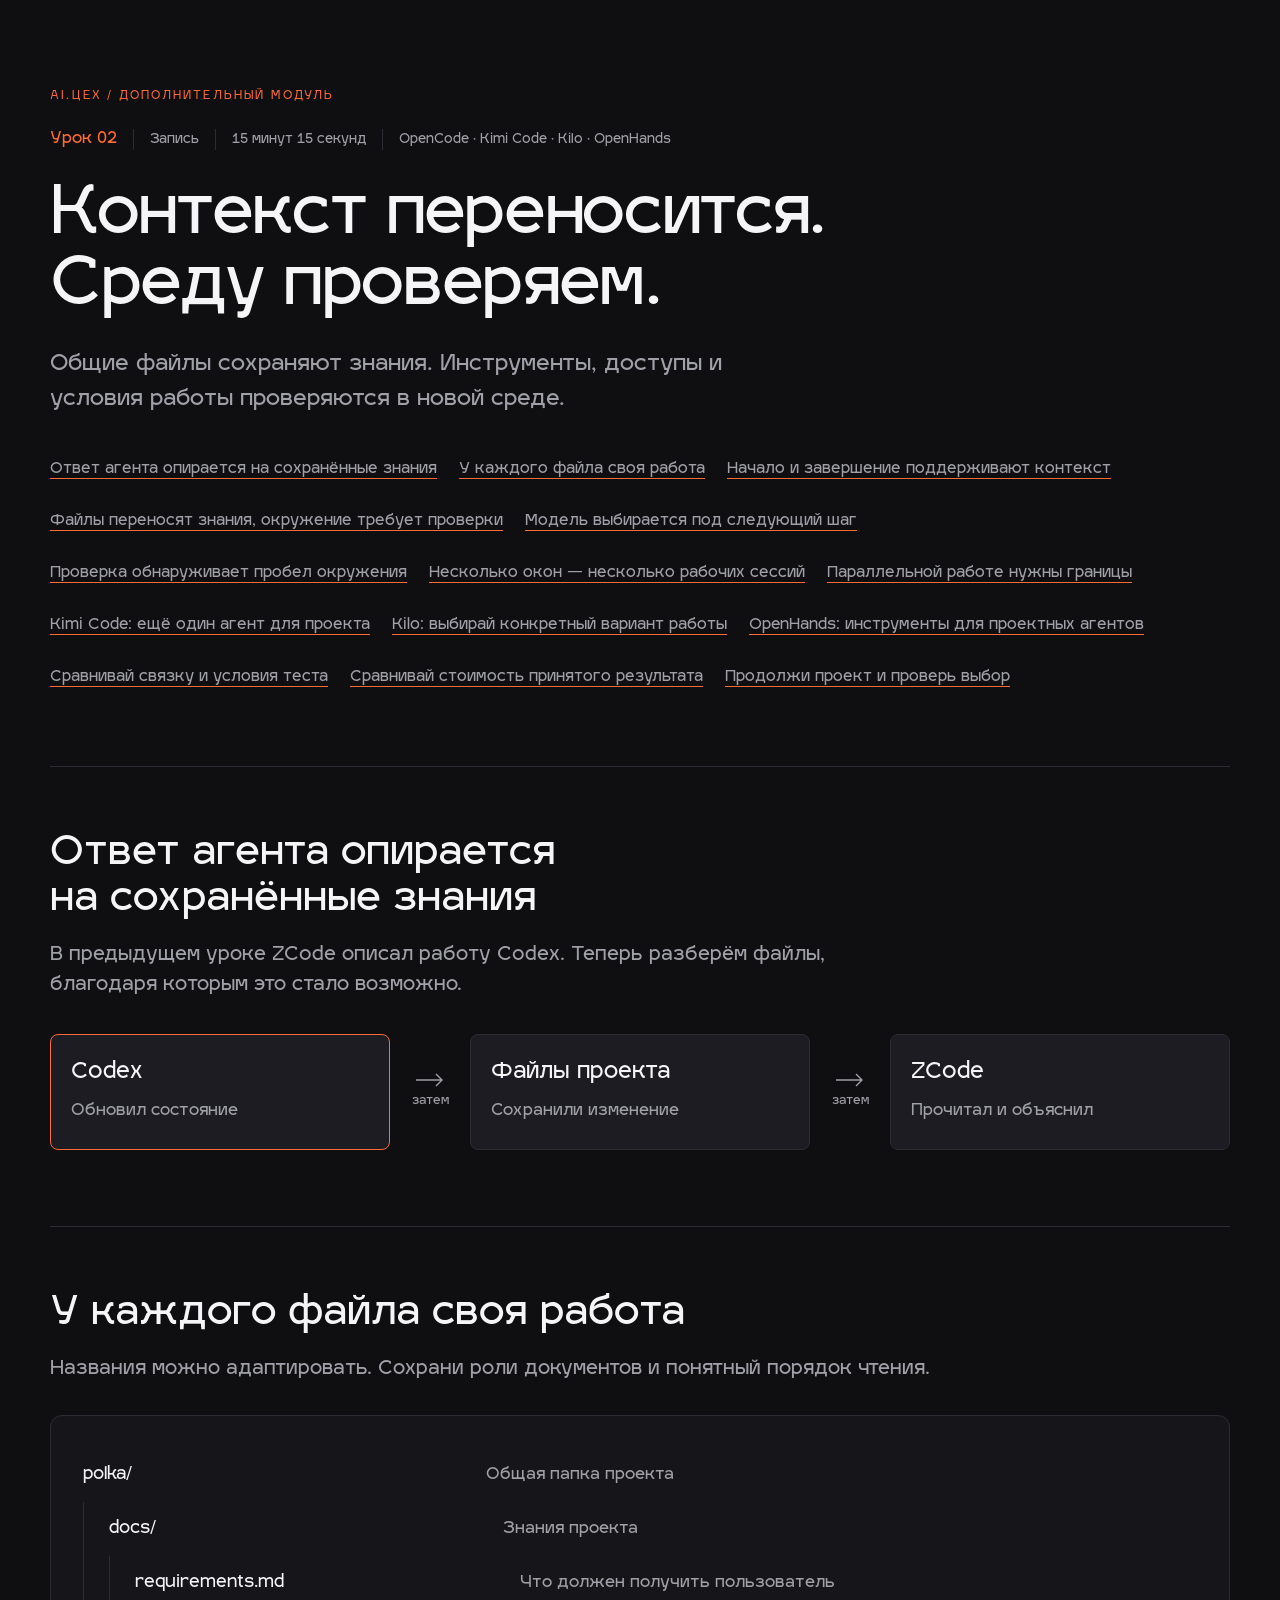
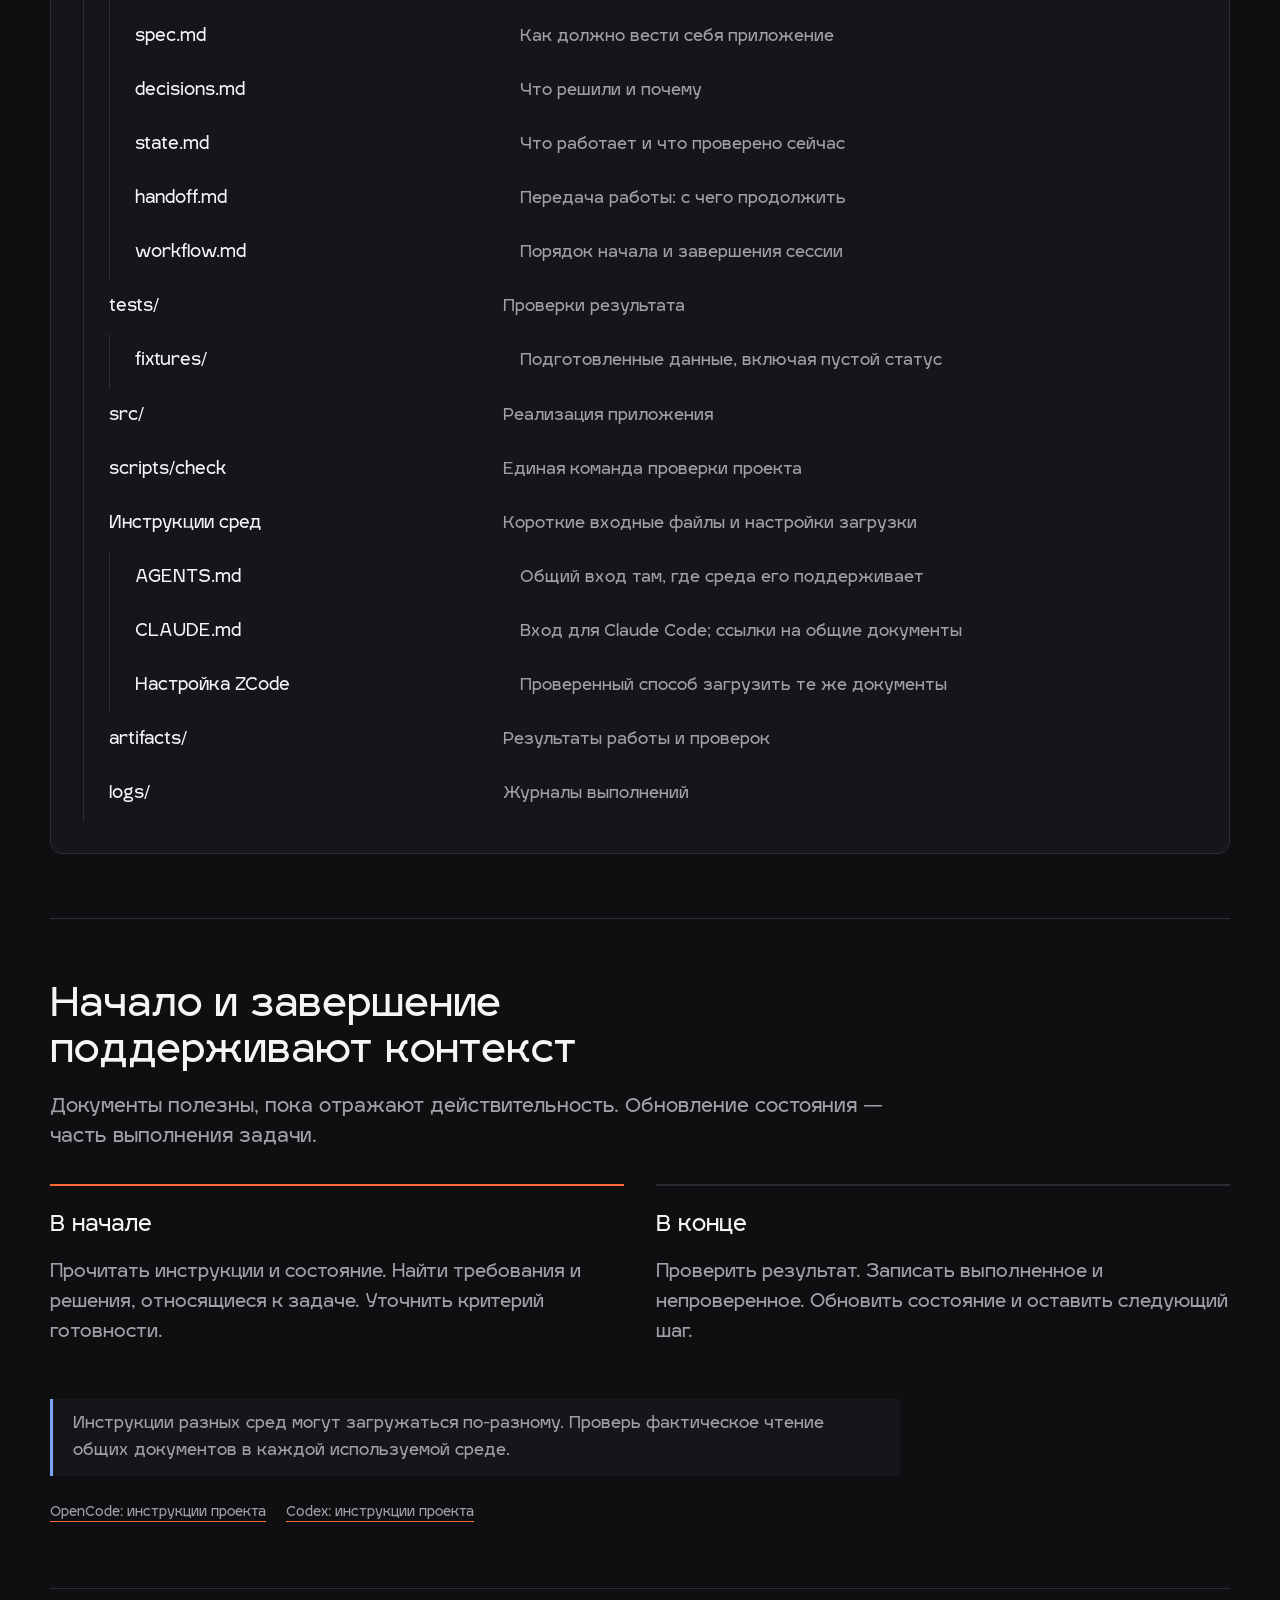
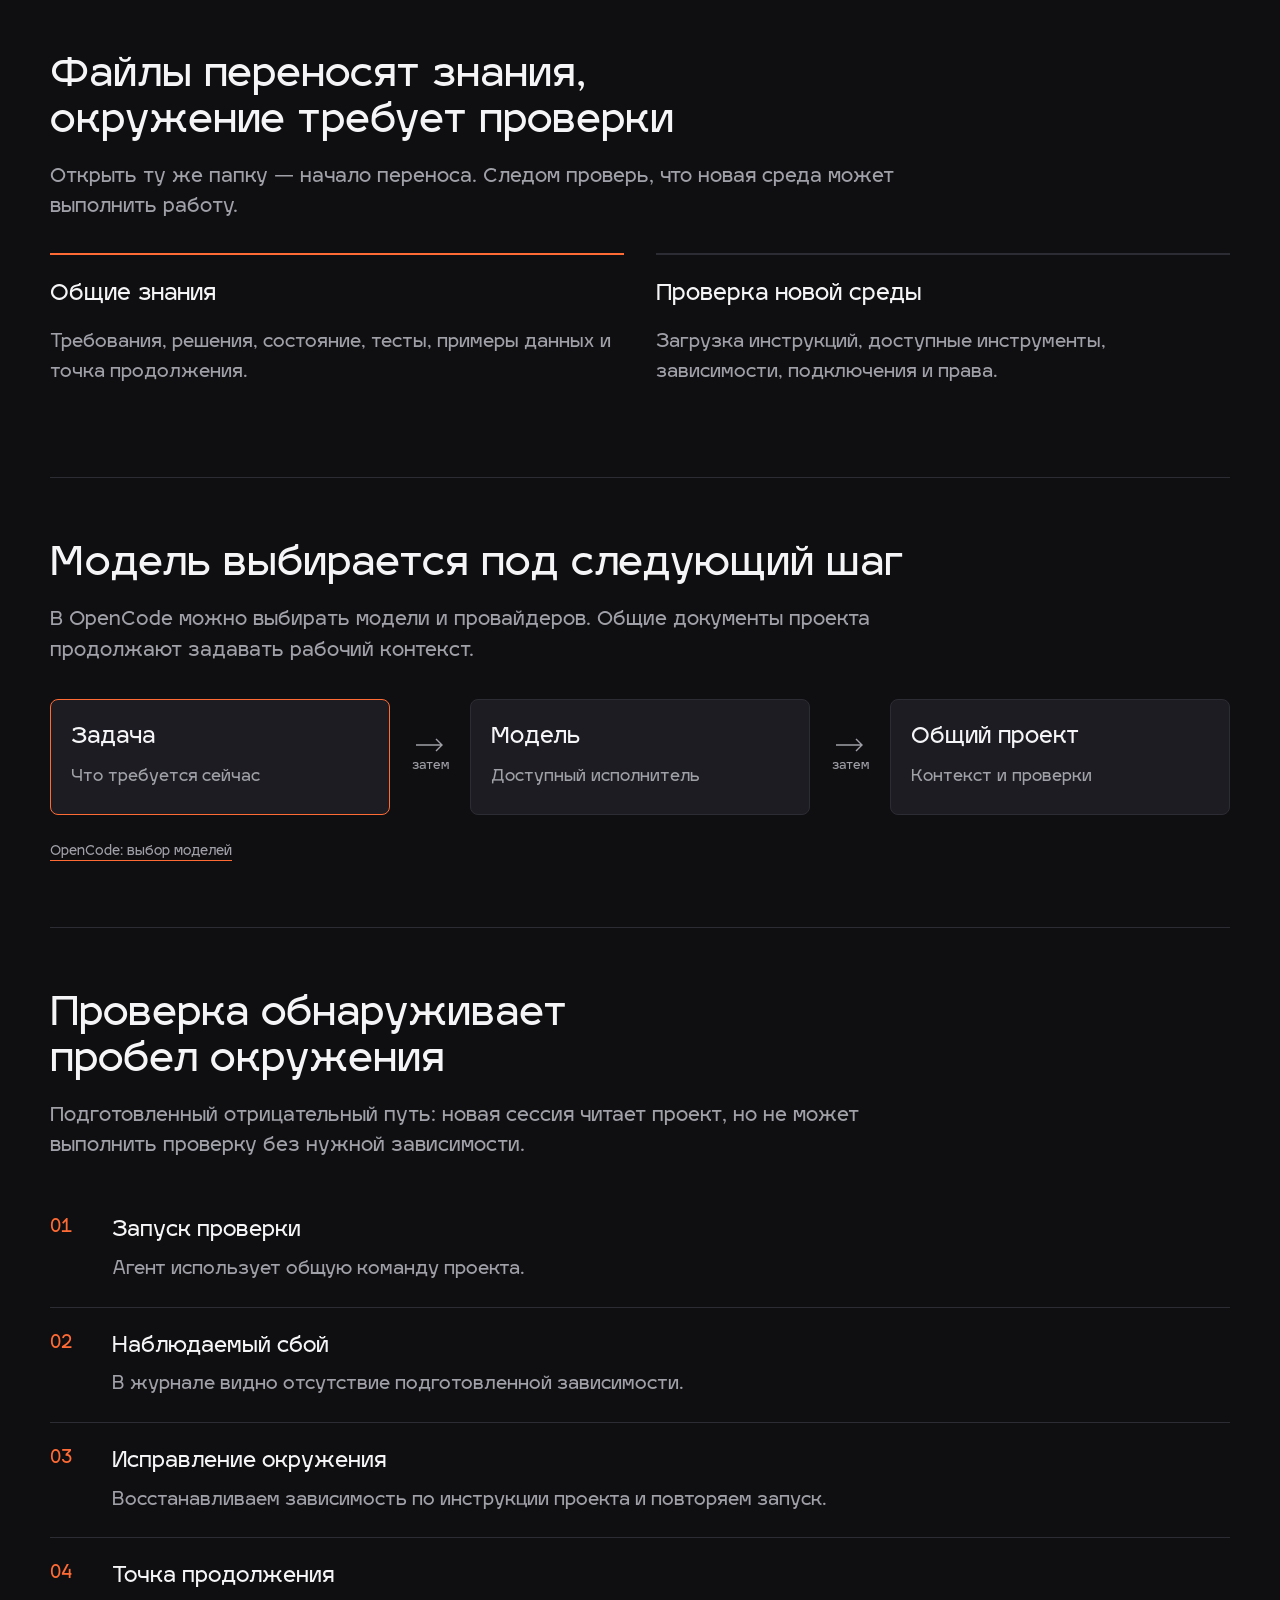
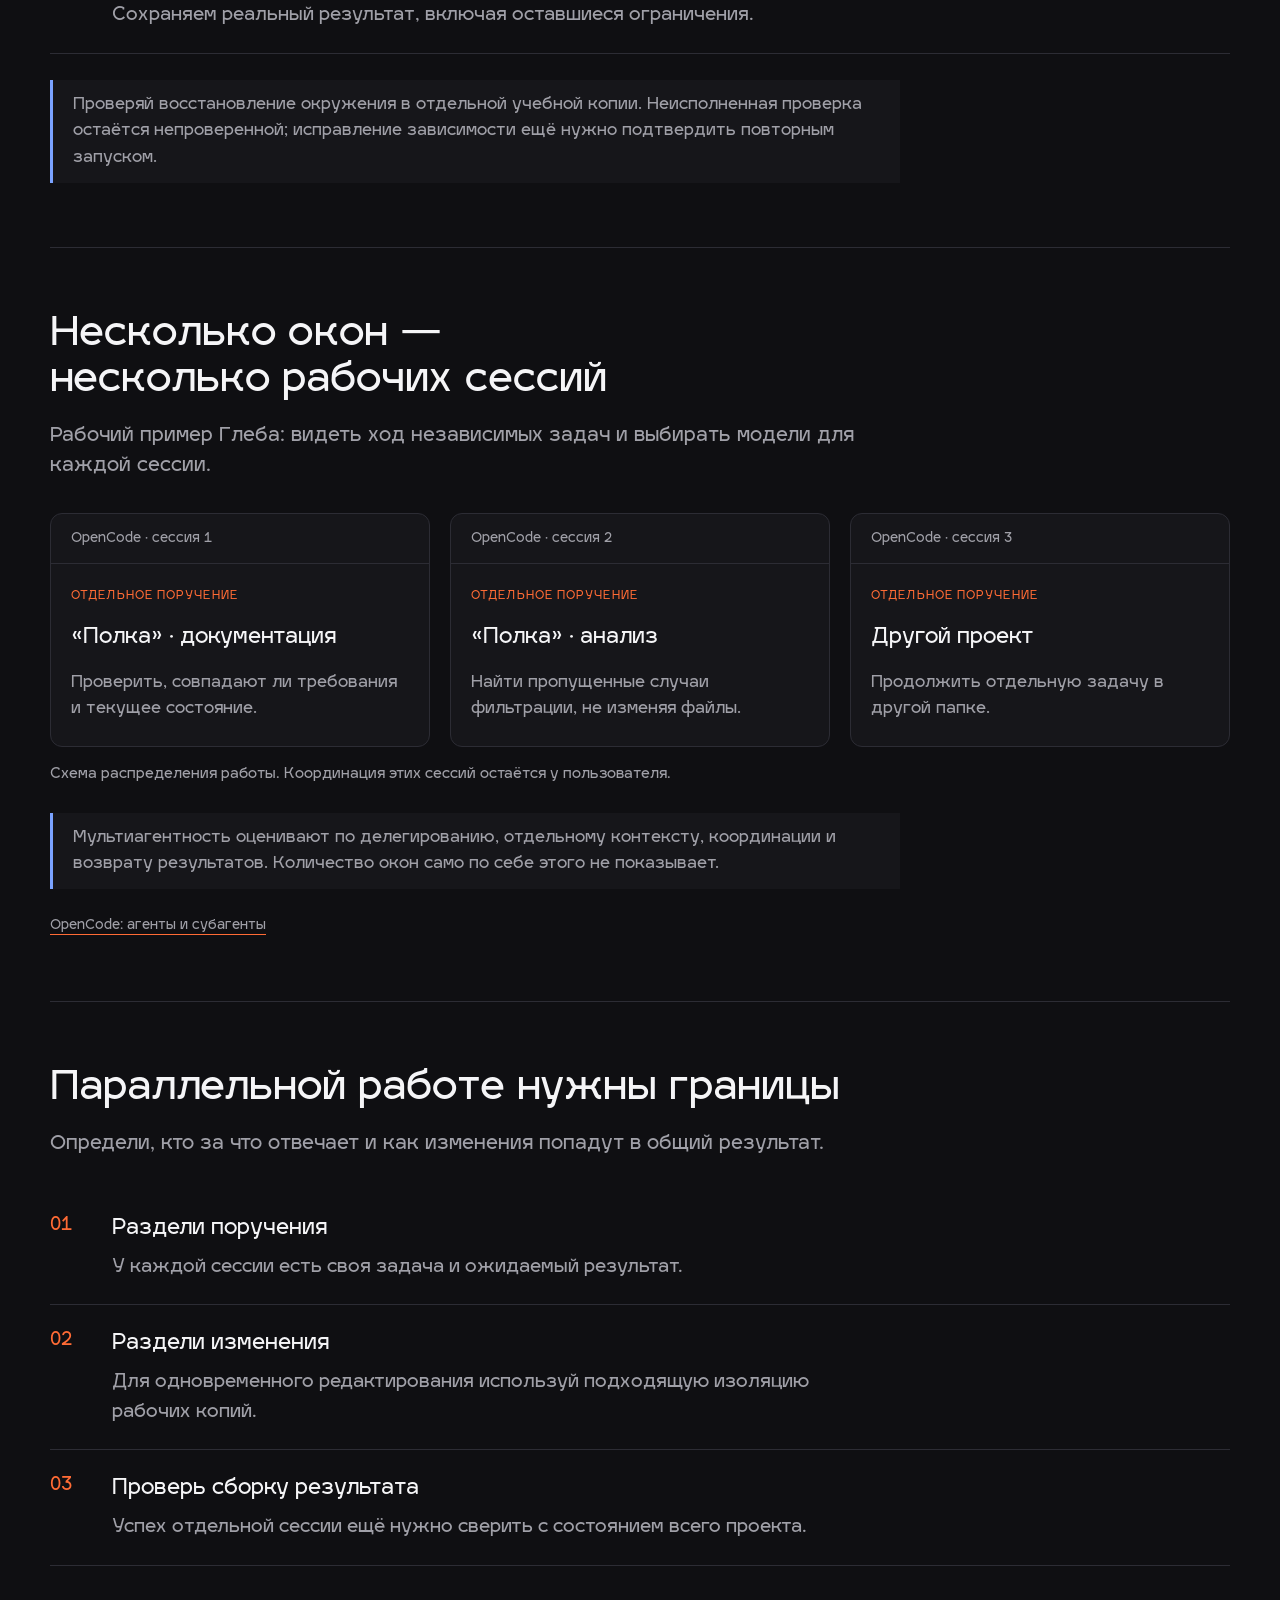
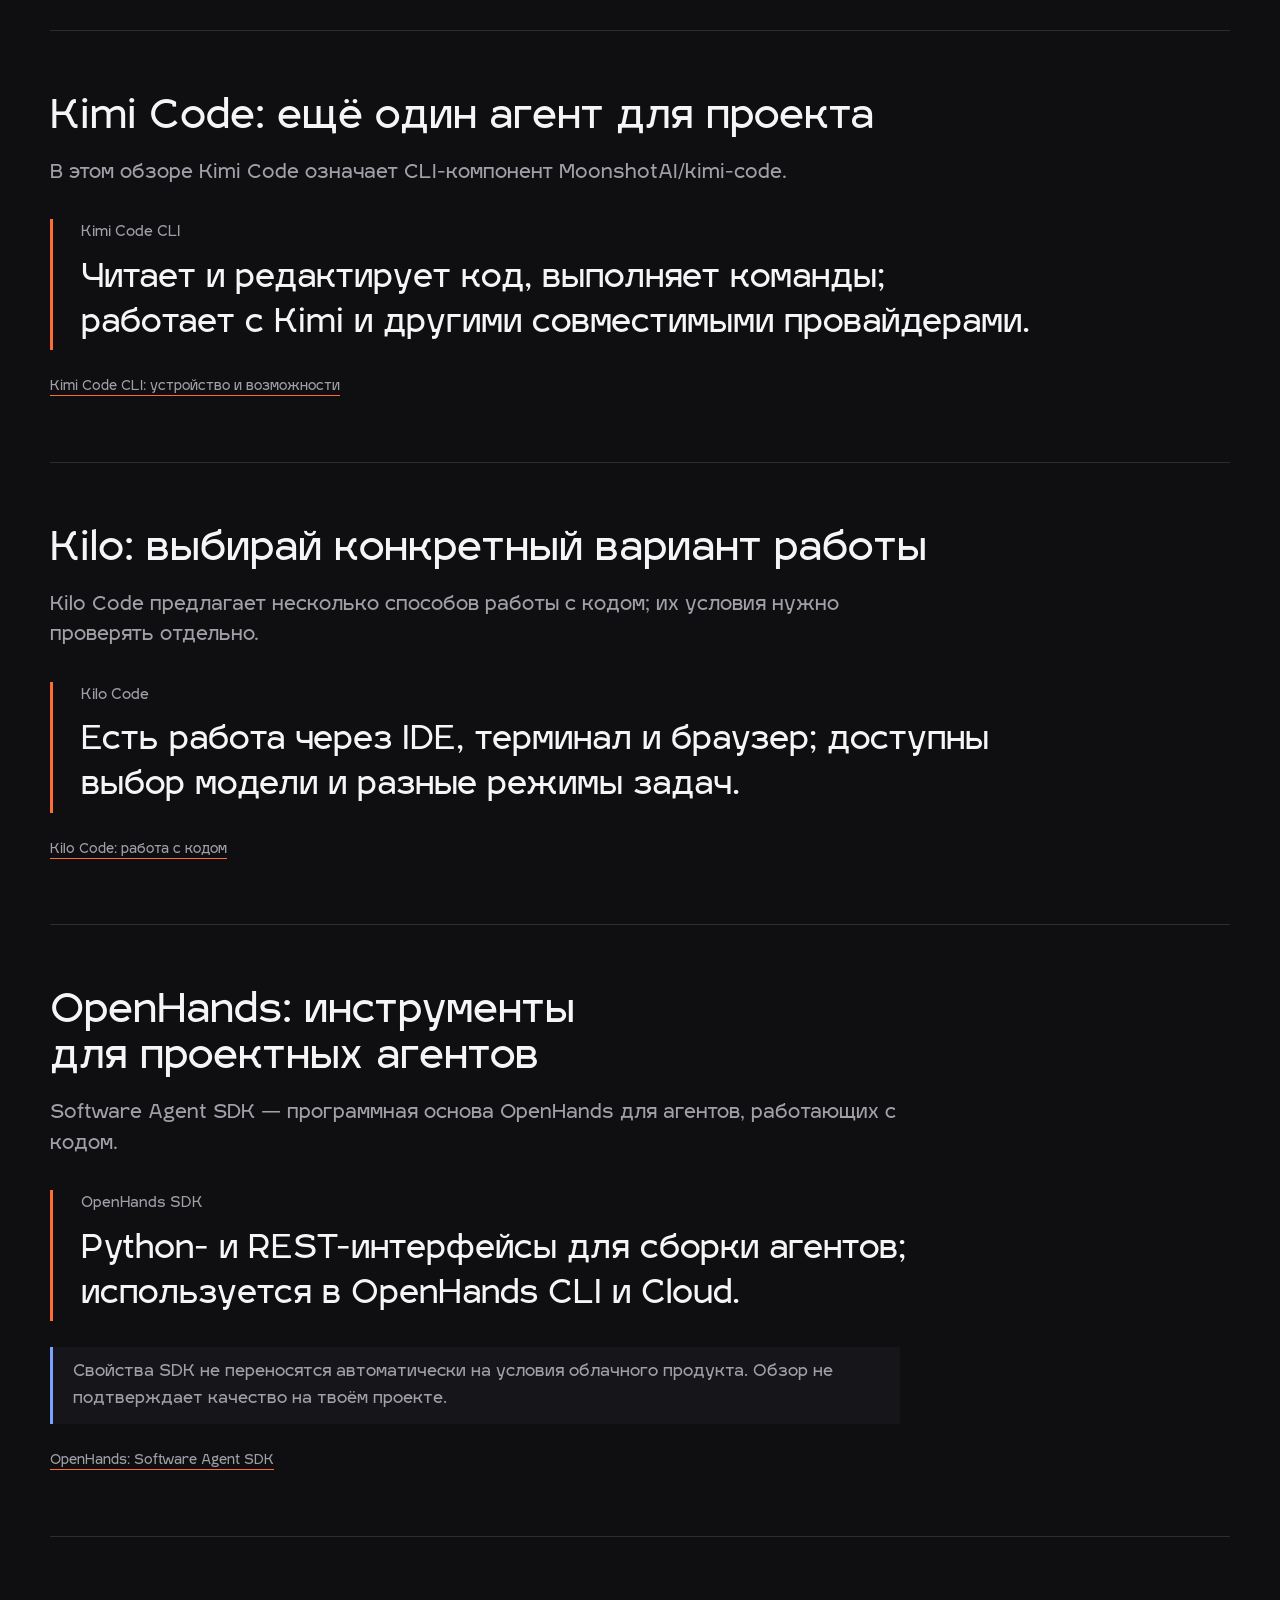
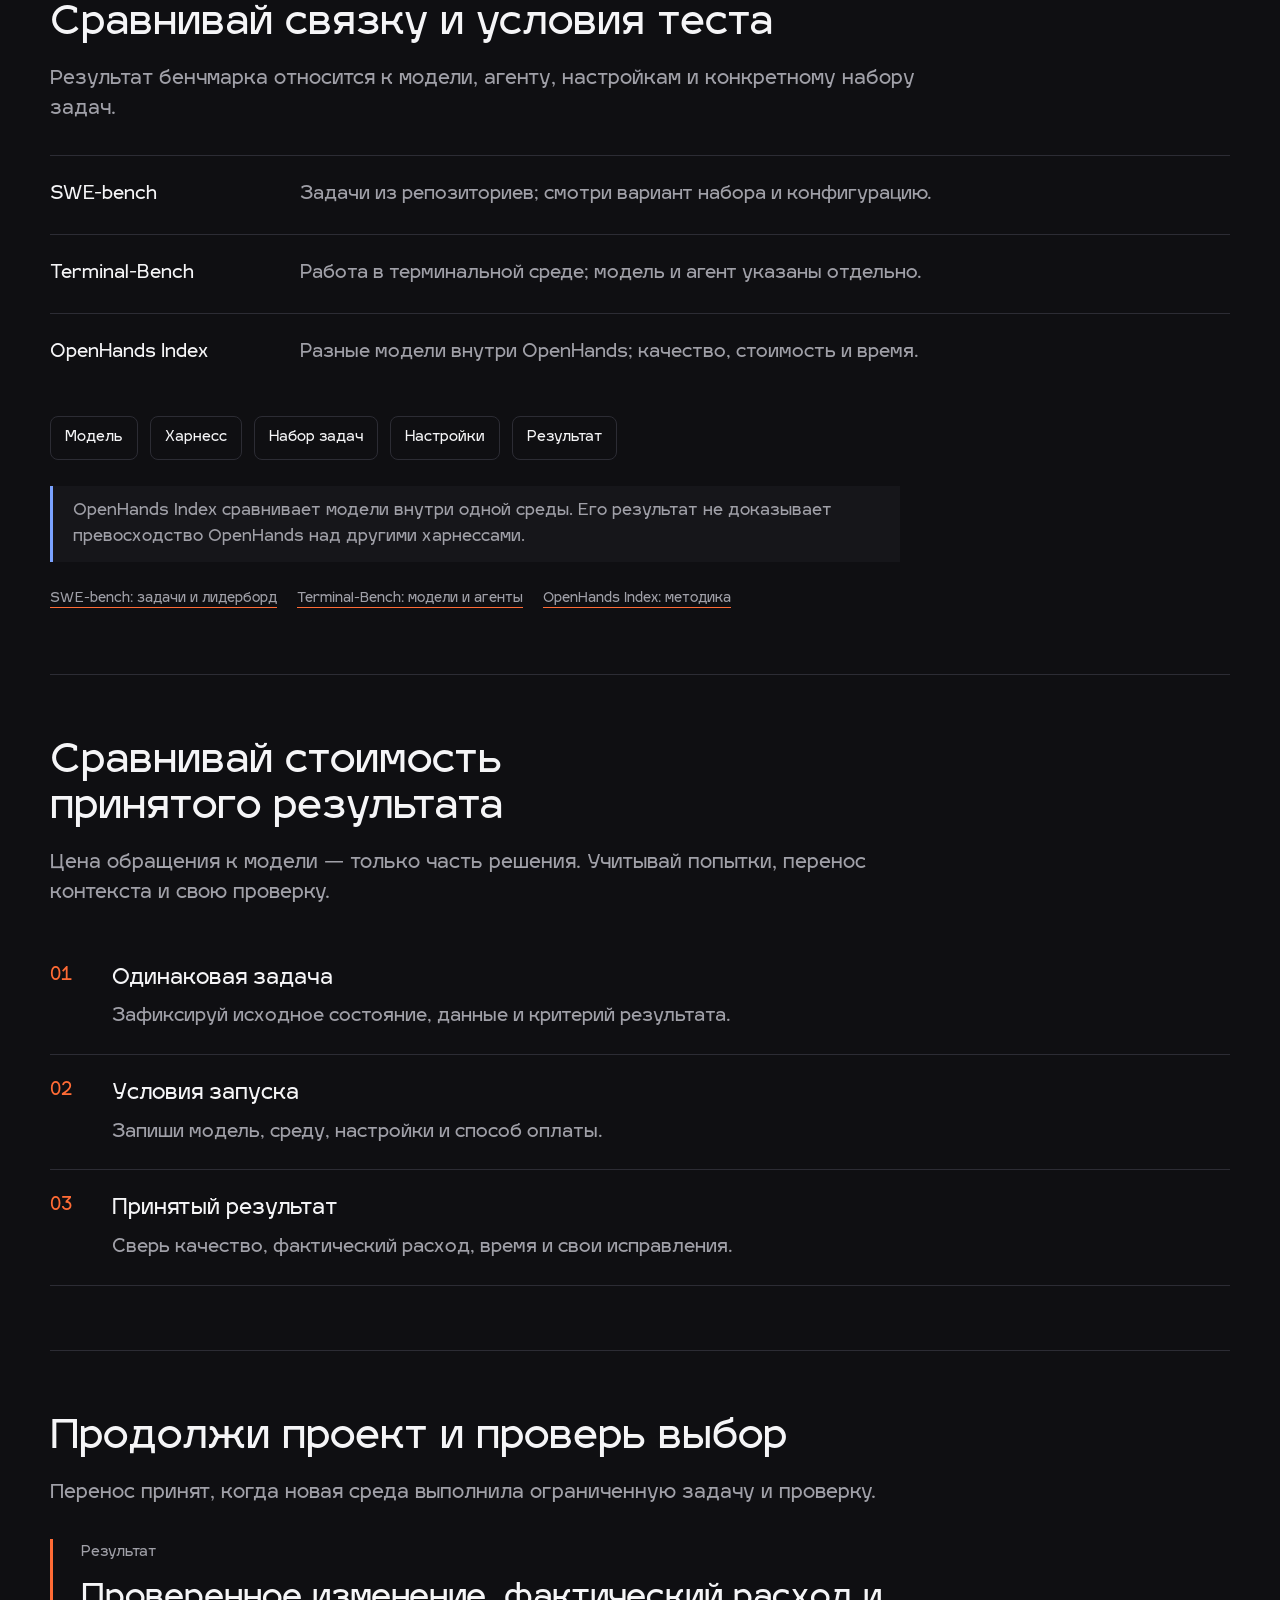
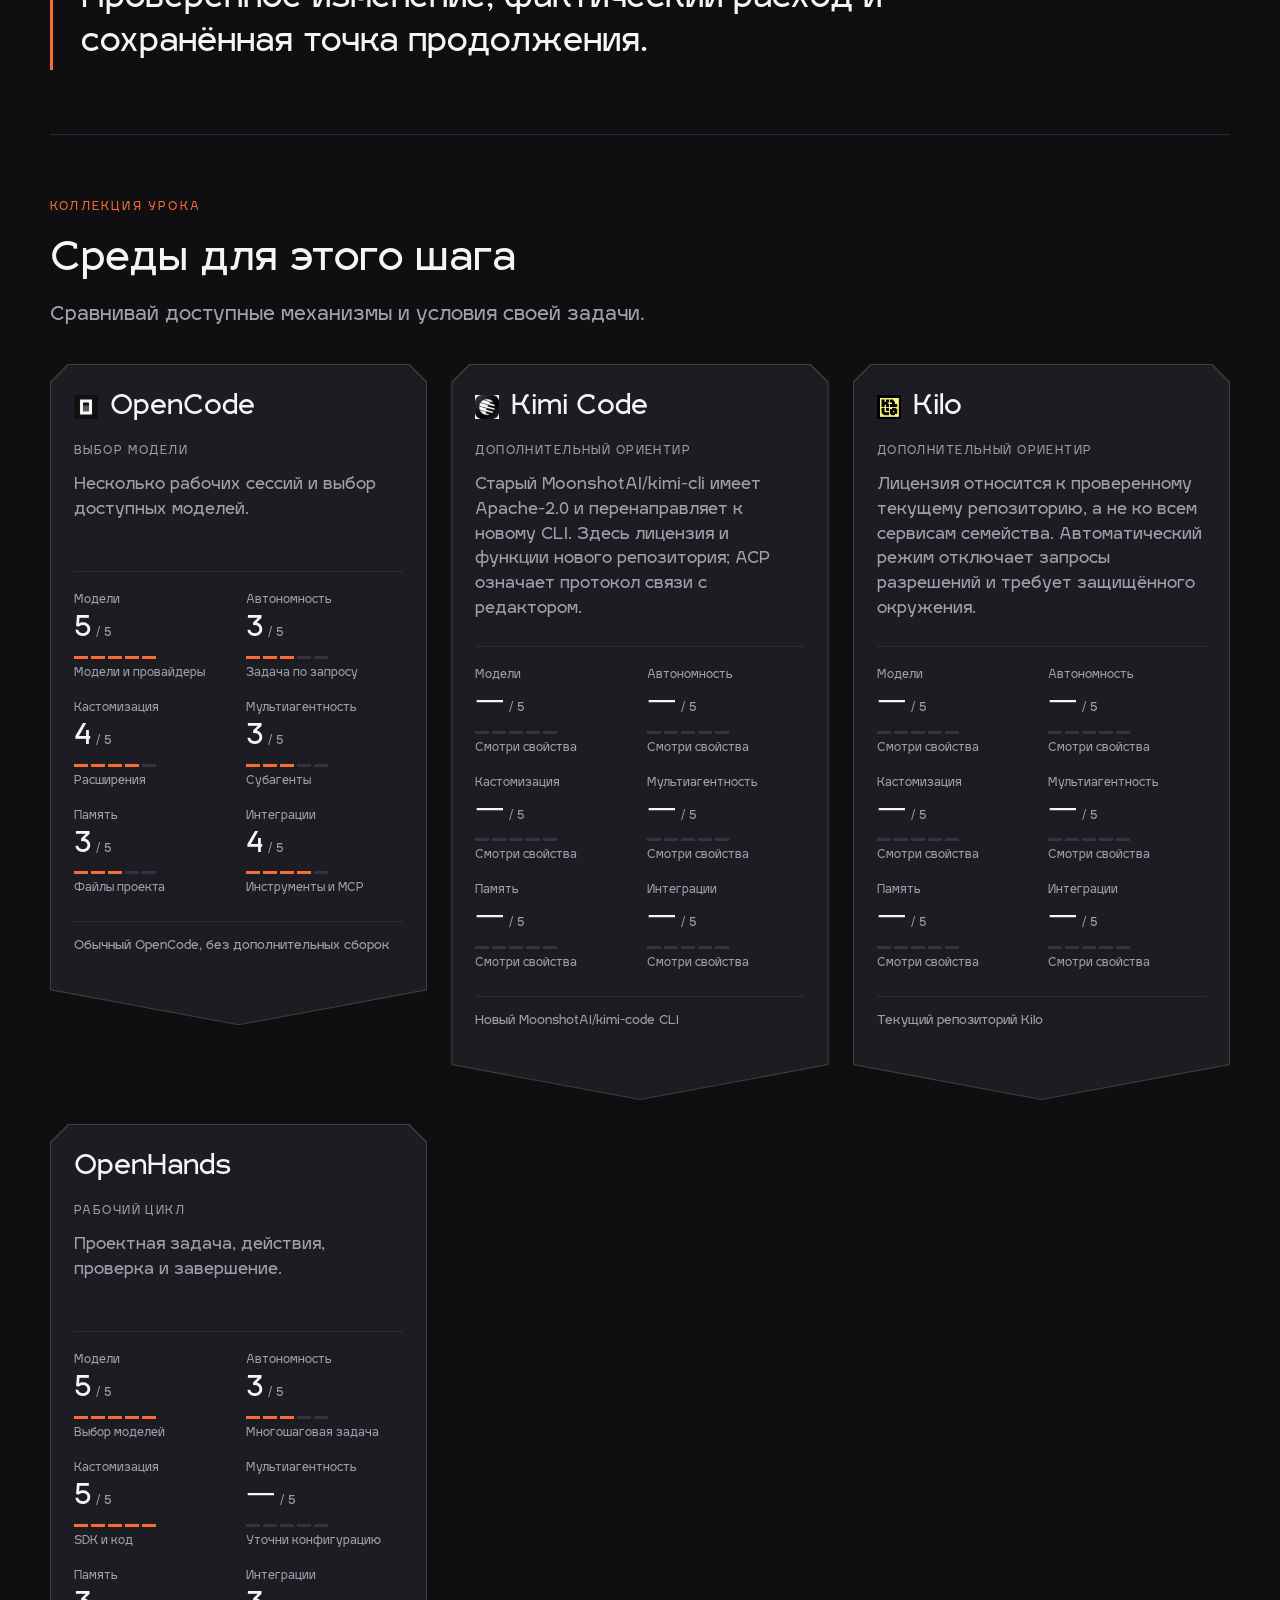
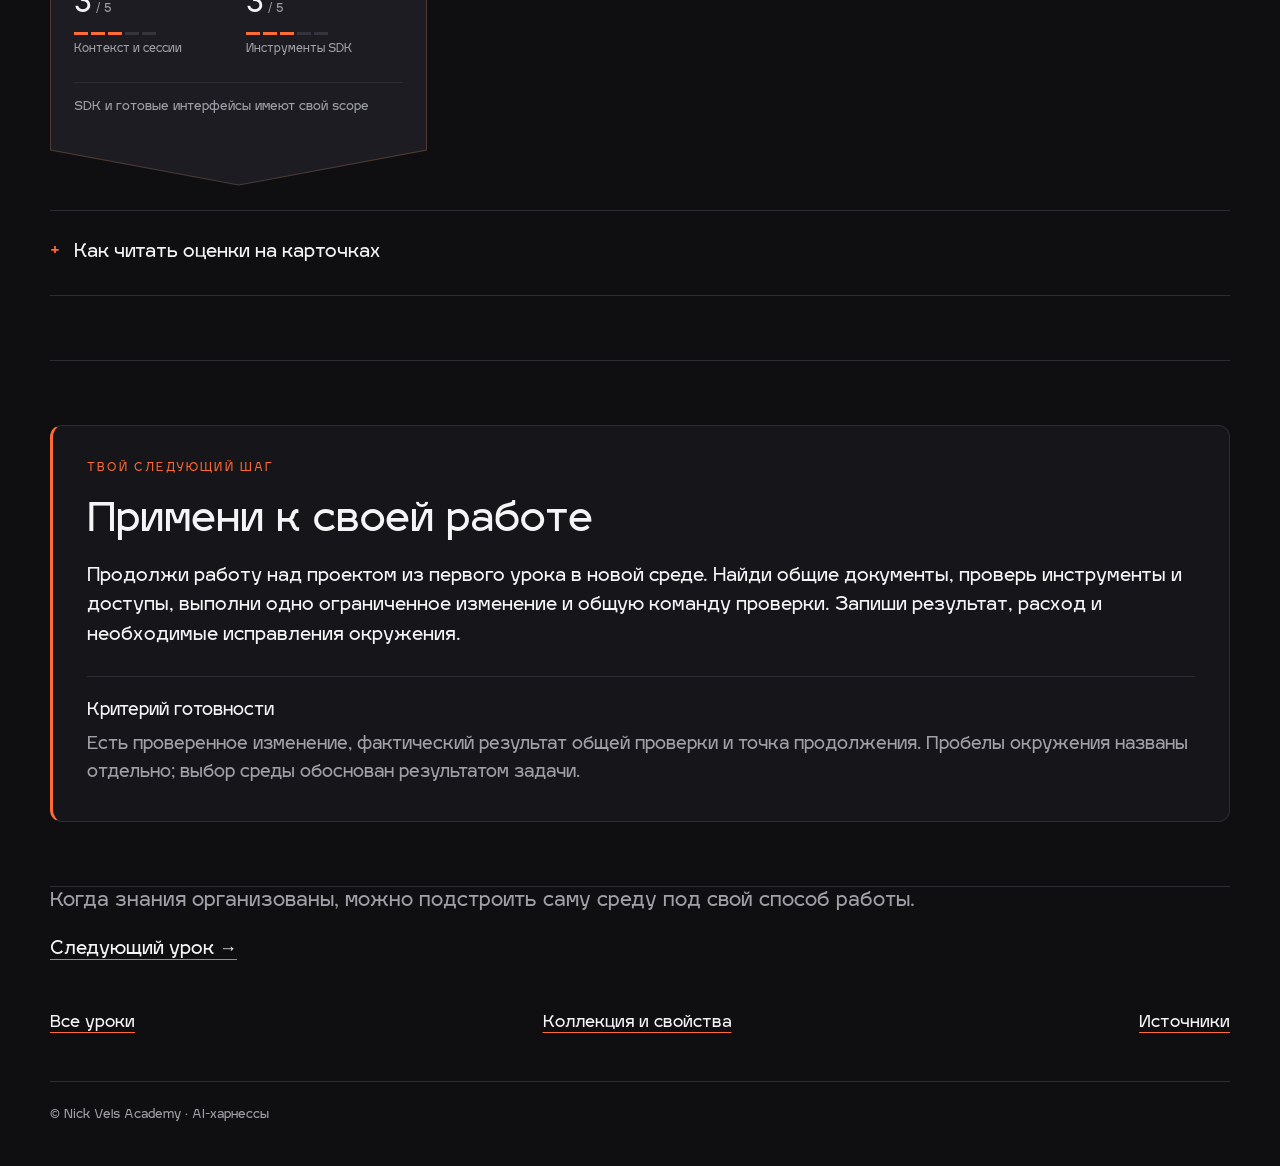
<file: presentation/lesson/2/index.html>
<!doctype html><html lang="ru"><head><meta charset="utf-8"><meta name="viewport" content="width=device-width,initial-scale=1"><meta name="color-scheme" content="dark"><meta name="description" content="Выбирай среду под задачу, меняй модели и продолжай работу с общими знаниями проекта."><title>Контекст переносится. Среду проверяем. · AI.Цех</title><link rel="icon" href="data:,"><style>/* Nick Vels tokens. Reading and recording share one continuous layout. */

:root {
  --nv-bg-900: #0F0F12;
  --nv-bg-800: #16161A;
  --nv-surface: #1C1C22;
  --nv-surface-raised: #222229;
  --nv-border: #2C2C34;
  --nv-text: #F5F5F7;
  --nv-text-muted: #A0A0A8;
  --nv-accent: #FF6B35;
  --nv-accent-hover: #FF8556;
  --nv-accent-dark: #E55A2B;
  --nv-success: #3DDC84;
  --nv-warning: #FFB454;
  --nv-info: #7AA2FF;
  --r-btn: 8px;
  --r-panel: 12px;
  --r-card: 16px;
  --r-pill: 999px;
  --prose: 860px;
  --wide: 1880px;
}
* { box-sizing: border-box; }
html { background: var(--nv-bg-900); font-family: "Igra Sans", sans-serif; -webkit-text-size-adjust: 100%; }
body { margin: 0; color: var(--nv-text); font-size: 17px; line-height: 1.6; }
button, input, select, textarea, code, pre { font-family: inherit; font-size: inherit; }
a { color: inherit; text-decoration-color: var(--nv-accent); text-underline-offset: 5px; }
a:hover { color: var(--nv-accent-hover); }
button { color: inherit; cursor: pointer; }
:focus-visible { outline: 3px solid var(--nv-info); outline-offset: 4px; }
[tabindex="-1"]:focus { outline: 2px solid var(--nv-info); outline-offset: 6px; }
[hidden] { display: none !important; }
img, svg { max-width: 100%; }
h1, h2, h3, p { margin: 0 0 18px; }
h1, h2, h3 { line-height: 1.2; font-weight: 800; }
h1 { font-size: clamp(32px, 3.5vw, 56px); text-wrap: balance; }
h2 { font-size: clamp(25px, 2.3vw, 36px); text-wrap: balance; }
h3 { font-size: 20px; }
small { font-size: 15px; }
em { font-style: normal; }
p, .acceptance-row span, .document-fields dd { overflow-wrap: anywhere; }
.micro { display: block; margin-bottom: 16px; font-size: 11px; letter-spacing: .2em; text-transform: uppercase; color: var(--nv-accent); }
.lead { color: var(--nv-text-muted); font-size: 19px; line-height: 1.6; }
.sr-only { position: absolute; width: 1px; height: 1px; padding: 0; margin: -1px; overflow: hidden; clip-path: inset(50%); white-space: nowrap; }
.skip-link { position: fixed; left: 18px; top: 12px; z-index: 99; background: var(--nv-text); color: var(--nv-bg-900); width: 1px; height: 1px; padding: 0; overflow: hidden; clip-path: inset(50%); }
.skip-link:focus { width: auto; height: auto; padding: 12px 18px; clip-path: none; }
.stage { min-width: 0; padding: 64px 32px 80px; }
.long-grid, .matrix-page { max-width: var(--wide); margin: auto; }
.lesson-header, .screen-inner, .grid-footer, .home-inner, .sources-page, .page-intro { width: 100%; max-width: var(--prose); margin-inline: auto; }
.lesson-header { padding-bottom: 28px; }
.screen { margin: 0; padding: 48px 0; scroll-margin-top: 24px; }
.screen + .screen { border-top: 1px solid var(--nv-border); }
.screen-head { margin-bottom: 24px; }
.matrix-block .screen-inner { max-width: none; }
.matrix-block .screen-head, .matrix-hint { max-width: var(--prose); margin-inline: auto; }
.visual-caption, .footer-note { color: var(--nv-text-muted); font-size: 15px; margin: 20px 0 0; }
.explanation { margin-top: 24px; }
.explanation p:last-child { margin-bottom: 0; }
.page-nav, .product-jump { display: flex; gap: 12px 22px; flex-wrap: wrap; margin: 0 0 28px; }
.page-nav a, .product-jump a { min-height: 44px; display: inline-flex; align-items: center; font-size: 16px; }
.grid-footer { border-top: 1px solid var(--nv-border); padding-top: 32px; }
.lesson-list { display: grid; grid-template-columns: 1fr 1fr; gap: 0 28px; margin-top: 40px; }
.lesson-link { padding: 28px 0; border-top: 1px solid var(--nv-border); text-decoration: none; display: block; }
.lesson-link h2 { font-size: 27px; }
.lesson-link p { color: var(--nv-text-muted); }
.lesson-no { color: var(--nv-accent); display: block; margin-bottom: 12px; }
.lesson-meta { color: var(--nv-text-muted); font-size: 15px; }
.matrix-link { margin-top: 24px; }
.card-grid { display: grid; grid-template-columns: repeat(2, minmax(0, 1fr)); gap: 18px; }
.info-card { padding: 22px; background: var(--nv-surface); border: 1px solid var(--nv-border); border-radius: var(--r-panel); }
.info-card p { margin: 0; color: var(--nv-text-muted); }
.layers-bands { display: grid; gap: 12px; }
.layer-band { padding: 18px 22px; border-left: 2px solid var(--nv-border); background: var(--nv-bg-800); }
.layer-band-head { display: flex; flex-wrap: wrap; justify-content: space-between; gap: 6px 18px; margin-bottom: 6px; }
.layer-band-head em { color: var(--nv-text-muted); font-size: 15px; }
.layer-band > span { color: var(--nv-text-muted); }
.route-flow { display: grid; grid-template-columns: 1fr 60px 1fr 60px 1fr; align-items: stretch; gap: 8px; }
.route-node, .split-core, .diagram-node { min-width: 0; padding: 20px; border: 1px solid var(--nv-border); border-radius: var(--r-btn); background: var(--nv-surface); }
.route-node b, .route-node small { display: block; }
.route-node small { color: var(--nv-text-muted); margin-top: 8px; }
.route-arrow { display: grid; align-content: center; text-align: center; color: var(--nv-text-muted); font-size: 26px; }
.route-label { grid-column: 1 / -1; color: var(--nv-text-muted); margin: 12px 0 0; }
.split-flow { display: grid; grid-template-columns: 1fr 50px 1fr 50px 1fr; align-items: center; gap: 8px; }
.split-core { border-color: var(--nv-accent); text-align: center; }
.architecture { display: grid; grid-template-columns: minmax(170px, .7fr) minmax(0, 1.6fr); gap: 22px; background: var(--nv-bg-800); padding: 24px; border-radius: var(--r-panel); }
.shell-boundary { grid-column: 1 / -1; border-bottom: 1px solid var(--nv-border); padding-bottom: 18px; }
.side-port { align-self: center; }
.side-port p { color: var(--nv-text-muted); margin: 8px 0; }
.harness-boundary { border: 2px solid var(--nv-accent); border-radius: var(--r-btn); padding: 20px; }
.harness-boundary > b { display: block; margin-bottom: 18px; }
.loop { margin: 12px 0; padding-left: 24px; }
.loop li { margin: 8px 0; }
.loop-return { color: var(--nv-text-muted); }
.shared-core { background: var(--nv-bg-800); padding: 24px; border-radius: var(--r-panel); }
.shared-core .core { border: 2px solid var(--nv-accent); border-radius: var(--r-btn); padding: 18px; margin-top: 18px; }
.shared-inputs { display: grid; grid-template-columns: 1fr 1fr; gap: 18px; }
.shared-inputs p { margin: 8px 0 0; color: var(--nv-text-muted); }
.workflow { list-style: none; padding: 0; margin: 0; counter-reset: step; }
.workflow li { counter-increment: step; display: grid; grid-template-columns: 36px minmax(0, 1fr); column-gap: 14px; padding: 16px 0; border-bottom: 1px solid var(--nv-border); }
.workflow li::before { content: counter(step, decimal-leading-zero); color: var(--nv-accent); }
.workflow b, .workflow span { grid-column: 2; }
.workflow span { color: var(--nv-text-muted); }
.flow-branch { margin-top: 20px; padding: 16px 20px; border-left: 3px solid var(--nv-warning); background: var(--nv-bg-800); }
.control-plane { background: var(--nv-bg-800); border-radius: var(--r-panel); padding: 24px; }
.control-lane { display: grid; grid-template-columns: 140px minmax(0, 1fr); gap: 18px; margin-bottom: 20px; }
.control-gate { border: 2px solid var(--nv-accent); padding: 18px; border-radius: var(--r-btn); }
.control-lane p { margin: 0; }
.document-fields { background: var(--nv-bg-800); padding: 24px; border-radius: var(--r-panel); }
.document-fields dl { margin: 0; }
.document-fields dt { font-weight: 800; margin-top: 16px; }
.document-fields dd { margin: 6px 0 0; color: var(--nv-text-muted); }
.checklist { list-style: none; margin: 0; padding: 0; display: grid; gap: 16px; }
.checklist li { border-left: 2px solid var(--nv-border); padding: 12px 20px; }
.checklist b, .checklist span { display: block; }
.checklist span { color: var(--nv-text-muted); margin-top: 8px; }
.accept-panel { display: grid; gap: 16px; }
.acceptance-row { padding: 20px; background: var(--nv-bg-800); border: 1px solid var(--nv-border); border-radius: var(--r-btn); }
.acceptance-row b, .acceptance-row span, .acceptance-row em { display: block; }
.acceptance-row span { color: var(--nv-text-muted); margin: 8px 0; }
.acceptance-row em { color: var(--nv-warning); }
.decision-row { padding: 18px 0; border-bottom: 1px solid var(--nv-border); }
.decision-row b, .decision-row span { display: block; }
.decision-row span { color: var(--nv-text-muted); margin-top: 8px; }
.decision-formula { display: flex; flex-wrap: wrap; gap: 12px; align-items: center; }
.decision-formula span { padding: 12px; border: 1px solid var(--nv-border); border-radius: var(--r-btn); }
.decision-formula i { color: var(--nv-text-muted); font-style: normal; }
.tree { background: var(--nv-bg-800); padding: 24px; border-radius: var(--r-panel); }
.tree ul { list-style: none; margin: 0; padding-left: 22px; border-left: 1px solid var(--nv-border); }
.tree > ul { padding: 0; border: 0; }
.tree li { margin: 12px 0; }
.tree-row { display: grid; grid-template-columns: minmax(190px, .95fr) minmax(0, 1.1fr); gap: 16px; align-items: baseline; }
.tree a { overflow-wrap: anywhere; }
.tree .purpose { color: var(--nv-text-muted); font-size: 16px; }
.tree-examples { margin-top: 24px; }
.tree-examples section { padding: 18px 0; border-top: 1px solid var(--nv-border); scroll-margin-top: 24px; }
.tree-examples p { margin: 0; }
.criteria-table { width: 100%; table-layout: fixed; border-collapse: collapse; }
.criteria-table caption { text-align: left; font-size: 17px; margin-bottom: 18px; color: var(--nv-text-muted); }
.criteria-table th, .criteria-table td { vertical-align: top; text-align: left; padding: 16px 12px; border-bottom: 1px solid var(--nv-border); font-size: 16px; line-height: 1.5; overflow-wrap: break-word; }
.criteria-table thead th { font-weight: 600; color: var(--nv-text-muted); background: var(--nv-surface); }
.criteria-table tbody th { font-weight: 600; }
.criteria-table td { color: var(--nv-text-muted); }
.matrix thead th:first-child { width: 17%; }
.matrix .product-head { display: flex; gap: 10px; align-items: flex-start; }
.product-head > div { min-width: 0; }
.product-head b { display: block; }
.product-head small { display: block; font-size: 15px; font-weight: 400; color: var(--nv-text-muted); margin-top: 10px; }
.product-logo { width: 22px; height: 22px; border-radius: 4px; flex: 0 0 22px; }
.product-logo[src$="/codex.png"] { filter: invert(1); }
.matrix tr.focus-product { box-shadow: inset 3px 0 var(--nv-accent); }
.matrix-mobile, .comparison-mobile { display: none; }
.matrix-notes { max-width: var(--prose); margin: 32px auto 0; }
.matrix-notes summary { cursor: pointer; padding: 14px 0; min-height: 44px; }
.matrix-notes li { margin: 14px 0; }
.product-card { padding: 24px; border: 1px solid var(--nv-border); border-radius: var(--r-panel); background: var(--nv-surface); scroll-margin-top: 24px; }
.product-card header { display: flex; align-items: start; gap: 12px; margin-bottom: 24px; }
.product-card h3 { margin-bottom: 6px; }
.product-card header p { margin: 0; color: var(--nv-text-muted); }
.product-card dl { margin: 0; }
.property { display: grid; grid-template-columns: minmax(160px, .65fr) minmax(0, 1fr); gap: 20px; border-top: 1px solid var(--nv-border); padding: 14px 0; }
.property dt { color: var(--nv-text-muted); }
.property dd { margin: 0; }
.product-note { margin: 20px 0 0; color: var(--nv-text-muted); font-size: 15px; }
.source-row { border-top: 1px solid var(--nv-border); padding: 28px 0; scroll-margin-top: 24px; overflow-wrap: anywhere; }
.source-row p { color: var(--nv-text-muted); }
.source-links { display: flex; flex-wrap: wrap; gap: 12px 24px; margin-top: 22px; font-size: 15px; }
.source-links a { min-height: 44px; display: inline-flex; align-items: center; }
.progress-bar { position: fixed; top: 0; left: 0; height: 3px; width: 0; background: var(--nv-accent); z-index: 50; }
.dot-nav { position: fixed; right: 12px; top: 50%; transform: translateY(-50%); display: grid; z-index: 40; }
.dot-nav a { width: 24px; height: 24px; display: grid; place-items: center; }
.dot-nav a::before { content: ""; width: 7px; height: 7px; border-radius: var(--r-pill); background: var(--nv-text-muted); }
.dot-nav a[aria-current]::before { background: var(--nv-accent); }
/* Reserve the full horizontal corridor, not just a block's bottom. */
@media screen {
  .recording .stage { padding-left: calc(28vw + 32px); }
  .recording .skip-link { left: calc(28vw + 18px); }
  .recording .matrix-desktop { display: none; }
  .recording .matrix-mobile { display: grid; gap: 24px; }
}
@media screen and (min-width: 1900px) {
  .recording .matrix-desktop { display: block; }
  .recording .matrix-mobile { display: none; }
  .criteria-table th, .criteria-table td { font-size: 18px; padding: 18px 14px; }
}
@media screen and (max-width: 1499px) {
  .dot-nav { display: none; }
}
@media screen and (max-width: 1199px) {
  .matrix-desktop { display: none; }
  .matrix-mobile { display: grid; gap: 24px; }
}
@media screen and (max-width: 900px) {
  .comparison-desktop { display: none; }
  .comparison-mobile { display: grid; gap: 18px; }
  .route-flow, .split-flow { grid-template-columns: minmax(0, 1fr); }
  .route-arrow { font-size: 24px; padding: 2px; }
  .route-arrow .horizontal { display: none; }
  .route-arrow::before { content: "↓"; }
  .split-flow > .route-arrow:nth-child(2)::before { content: "↑"; }
  .architecture { grid-template-columns: 1fr; }
  .shell-boundary { grid-column: auto; }
  .card-grid { grid-template-columns: 1fr; }
  .tree-row { grid-template-columns: 1fr; gap: 4px; }
  .control-lane { grid-template-columns: 1fr; gap: 10px; }
}
@media screen and (max-width: 600px) {
  .stage { padding: 36px 18px 56px; }
  .lead { font-size: 18px; }
  .screen { padding: 32px 0; }
  .lesson-list, .shared-inputs { grid-template-columns: 1fr; }
  .comparison-desktop { display: none; }
  .comparison-mobile { display: grid; gap: 18px; }
  .property { grid-template-columns: 1fr; gap: 6px; }
  .product-card { padding: 20px; }
  .architecture, .control-plane, .tree, .document-fields, .shared-core { padding: 18px; }
  .tree ul { padding-left: 14px; }
  .product-jump { gap: 6px 20px; }
}
@media screen and (prefers-reduced-motion: reduce) {
  *, *::before, *::after { scroll-behavior: auto !important; transition: none !important; animation: none !important; }
}
@media print {
  @page { size: A4 landscape; margin: 12mm; }
  :root { --nv-text: #111; --nv-text-muted: #333; --nv-bg-900: #fff; --nv-bg-800: #fff; --nv-surface: #fff; --nv-border: #888; --nv-accent: #963000; --nv-info: #1743a1; --nv-warning: #774200; }
  :focus, :focus-visible { outline: none !important; }
  .product-logo, .product-logo[src$="/codex.png"] { filter: none; }
  html { background: white; }
  body { color: black; font-size: 11pt; }
  .stage, .recording .stage { padding: 0; }
  .page-nav, .dot-nav, .progress-bar, .skip-link, .product-jump, .matrix-mobile, .comparison-mobile { display: none; }
  .matrix-desktop, .comparison-desktop { display: block; }
  .screen { padding: 20px 0; }
  h1, h2, h3 { break-after: avoid; }
  tr, .tree-row, .info-card { break-inside: avoid; }
  .criteria-table th, .criteria-table td { font-size: 10pt; padding: 8px; color: black; }
  .product-head small { font-size: 9pt; }
  .lead, .visual-caption, .property dt, .source-row p { color: #333; }
  .criteria-table thead th, .info-card, .tree, .architecture, .shared-core, .diagram-node, .route-node, .document-fields, .control-plane, .layer-band { background: white; }
}
/* Overrides extend the published Nick Vels engine; print rules retained below. */
@font-face{font-family:'Igra Sans';src:url('[data-uri]') format('opentype');font-weight:100 900;font-display:swap}
html{font-family:'Igra Sans';scroll-behavior:smooth;background:#0F0F12}
body{font-family:'Igra Sans';font-size:18px;line-height:1.65;}
*,*::before,*::after{box-sizing:border-box}
figure{margin:0}
h1,h2,h3,p{overflow-wrap:normal;word-break:normal}
h1{font-size:clamp(38px,5.2vw,68px);line-height:1.08;max-width:1000px;letter-spacing:-.02em;text-wrap:balance}
h2{font-size:clamp(28px,3.1vw,44px);line-height:1.16;text-wrap:balance}
h3{font-size:22px;line-height:1.3}
a{overflow-wrap:anywhere}
.wrap{max-width:1260px;margin:auto;padding:64px 40px 40px}
.micro{font-size:11px;color:#FF6B35;letter-spacing:.2em;text-transform:uppercase;margin-bottom:20px}
.hero{padding:24px 0 48px;border-bottom:1px solid #2C2C34;position:relative}
.hero .lead{max-width:760px;font-size:clamp(19px,1.7vw,23px);margin:24px 0 30px}
.eyeline{display:flex;align-items:center;gap:16px;flex-wrap:wrap;color:#A0A0A8;font-size:13px;margin-bottom:28px}
.eyeline span+span{padding-left:16px;border-left:1px solid #2C2C34}
.hero-n{font-size:16px;color:#FF6B35}
.section-links{display:flex;flex-wrap:wrap;gap:8px 22px;margin-top:24px;padding:0;list-style:none}
.section-links a{font-size:15px;min-height:44px;display:inline-flex;align-items:center;text-decoration-thickness:1px;color:#A0A0A8}
.section-links a:hover{color:#F5F5F7}
.chapter{padding:64px 0;border-bottom:1px solid #2C2C34;scroll-margin-top:24px}
.sec-head{max-width:880px;margin-bottom:30px;break-inside:avoid}
.sec-head .lead{font-size:19px;line-height:1.6}
.reading{max-width:760px}
.flow{display:flex;align-items:stretch;gap:0;margin:32px 0 12px;}
.flow .node{flex:1;min-width:0;background:#1C1C22;border:1px solid #2C2C34;border-radius:8px;padding:24px 20px;}
.node b{display:block;font-size:22px;line-height:1.25;margin-bottom:12px}
.node p{color:#A0A0A8;margin:0;font-size:16px}
.flow .node:first-child{border-color:#FF6B35}
.connector{display:flex;flex:0 0 80px;flex-direction:column;align-items:center;justify-content:center;font-size:12px;color:#A0A0A8;gap:4px}
.connector svg{width:30px;height:16px;stroke:currentColor;fill:none}
.flow-caption{font-size:14px;color:#A0A0A8;margin-top:16px;max-width:780px}
.band-list{border-top:1px solid #2C2C34}
.band{display:grid;grid-template-columns:minmax(180px,.7fr) minmax(0,1.7fr);gap:30px;padding:25px 0;border-bottom:1px solid #2C2C34}
.band b{font-size:23px;line-height:1.35}.band p{margin:0;color:#A0A0A8;font-size:18px;max-width:720px}
.band-count{font-size:12px;color:#FF6B35;display:block;letter-spacing:.15em;margin-bottom:8px}
.two-col{display:grid;grid-template-columns:repeat(2,minmax(0,1fr));gap:32px}
.plain-col{padding:26px 0;border-top:2px solid #2C2C34}.plain-col:first-child{border-color:#FF6B35}.plain-col p{color:#A0A0A8;margin-bottom:0}
.prompt{margin-top:28px;padding:26px 28px;background:#16161A;border-left:3px solid #FF6B35;border-radius:0 8px 8px 0;max-width:900px}
.prompt .micro{margin-bottom:12px}.prompt p{font-size:19px;margin:0;line-height:1.6}
.note{font-size:16px;color:#A0A0A8;border-left:3px solid #7AA2FF;padding:12px 20px;margin:26px 0 0;max-width:850px;background:#16161A}
.sources-inline{font-size:13px;display:flex;gap:8px 20px;flex-wrap:wrap;margin-top:26px;color:#A0A0A8}
.step-list{list-style:none;padding:0;margin:0;counter-reset:steps}.step-list li{position:relative;padding:22px 0 22px 62px;border-bottom:1px solid #2C2C34;counter-increment:steps}
.step-list li::before{content:counter(steps,decimal-leading-zero);position:absolute;left:0;top:21px;color:#FF6B35;font-size:18px}
.step-list b{font-size:21px;display:block;margin-bottom:6px}.step-list p{color:#A0A0A8;margin:0;max-width:780px}
.statement{font-size:clamp(24px,2.5vw,34px);max-width:980px;border-left:3px solid #FF6B35;padding:4px 0 4px 28px;line-height:1.4}
.statement p{margin:0}.statement small{display:block;margin-bottom:14px;color:#A0A0A8;font-size:14px}
.route-pair{display:grid;gap:24px}.route{padding:28px;background:#16161A;border:1px solid #2C2C34;border-radius:12px}.route h3{margin-bottom:12px}.route .flow{margin-top:22px}.route p{max-width:800px;color:#A0A0A8}
.tree{padding:32px;border:1px solid #2C2C34;background:#16161A}.tree ul{margin:0;padding:0 0 0 25px;border-left:1px solid #2C2C34;list-style:none}.tree>ul{padding:0;border:0}
.tree li{margin:0}.tree .tree-row{display:grid;grid-template-columns:minmax(200px,.75fr) minmax(0,1.4fr);gap:22px;padding:13px 0}.tree-row b{font-size:17px}.tree-row span{color:#A0A0A8;font-size:16px}
.mock-label{font-size:12px;color:#A0A0A8;margin-bottom:14px;letter-spacing:.1em;text-transform:uppercase}
.polka{border:1px solid #2C2C34;border-radius:12px;padding:28px;background:#16161A}.polka-top{display:flex;align-items:center;justify-content:space-between;gap:20px;margin-bottom:28px}.polka-top strong{font-size:28px}.polka-top span{font-size:14px;color:#A0A0A8}.book-row{display:grid;grid-template-columns:1.2fr 1fr .7fr;gap:20px;padding:16px 0;border-top:1px solid #2C2C34;font-size:16px}.book-row span{color:#A0A0A8}.book-row em{font-style:normal;font-size:14px}.task-band{margin-top:24px;padding:18px 0 0;border-top:1px solid #FF6B35;color:#F5F5F7}.task-band span{color:#A0A0A8;display:block;font-size:15px}
.windows{display:grid;grid-template-columns:repeat(3,minmax(0,1fr));gap:20px}.window{background:#16161A;border:1px solid #2C2C34;border-radius:12px;min-width:0}.window-bar{font-size:13px;color:#A0A0A8;padding:14px 20px;border-bottom:1px solid #2C2C34}.window-body{padding:24px 20px}.window-body h3{font-size:21px}.window-body p{font-size:16px;color:#A0A0A8;margin:0}.task-status{color:#FF6B35;font-size:11px;letter-spacing:.1em;margin-bottom:18px;display:block}
.panel-demo{display:grid;grid-template-columns:.8fr 1.2fr;gap:32px;align-items:center}.file-source{padding:20px 0}.file-source b{font-size:23px}.file-source p{color:#A0A0A8}.panel-state{border:1px solid #2C2C34;border-top:2px solid #FF6B35;background:#16161A;padding:28px;border-radius:12px}.panel-state dl{margin:0}.panel-state dt{font-size:12px;color:#A0A0A8;text-transform:uppercase;letter-spacing:.14em;margin:22px 0 6px}.panel-state dd{margin:0;font-size:18px}
.wiki-core{padding:24px;border:1px solid #FF6B35;border-radius:8px;text-align:center;max-width:470px;margin:0 auto}.wiki-core b{font-size:25px}.wiki-core p{color:#A0A0A8;margin:6px 0 0}.wiki-branches{display:grid;grid-template-columns:repeat(3,minmax(0,1fr));gap:28px}.wiki-branch{text-align:center}.wiki-branch .node{border:1px solid #2C2C34;padding:24px;background:#1C1C22;border-radius:8px}.vertical-link{color:#A0A0A8;font-size:12px;padding:10px 0}.vertical-link svg{display:block;margin:auto;width:16px;height:30px;stroke:currentColor;fill:none}.wiki-backlink{margin-top:20px;color:#A0A0A8;font-size:15px;text-align:center}
.brief{border:1px solid #2C2C34;border-radius:12px;padding:8px 28px;background:#16161A}.brief-row{display:grid;grid-template-columns:32px minmax(130px,.6fr) minmax(0,1.6fr);gap:20px;padding:22px 0;border-bottom:1px solid #2C2C34}.brief-row:last-child{border:0}.brief-row>span{color:#FF6B35;font-size:14px}.brief-row p{margin:0;color:#A0A0A8;font-size:17px}
.loop-return{margin-top:16px;padding:18px 22px;border-left:2px solid #FFB454;background:#16161A;font-size:16px;color:#A0A0A8}
.bench-row{display:grid;grid-template-columns:220px minmax(0,1fr);gap:30px;border-top:1px solid #2C2C34;padding:24px 0}.bench-row p{color:#A0A0A8;margin:0}.bench-meta{display:flex;flex-wrap:wrap;gap:12px;margin-top:25px;font-size:14px}.bench-meta span{padding:9px 14px;border:1px solid #2C2C34;border-radius:8px}
.collection{display:grid;grid-template-columns:repeat(3,minmax(0,1fr));gap:24px;margin-top:32px;align-items:start}.player{position:relative;min-width:0;padding:26px 24px 38px;background:#1C1C22;border:1px solid #2C2C34;border-top:2px solid #FF6B35;border-radius:16px 16px 28px 28px;}
.player{isolation:isolate;border:0;border-radius:0;background:transparent;padding-bottom:70px}
.player::before,.player::after{content:'';position:absolute;inset:0;z-index:-1;pointer-events:none;clip-path:polygon(0 18px,18px 0,calc(100% - 18px) 0,100% 18px,100% calc(100% - 35px),50% 100%,0 calc(100% - 35px))}
.player::before{background:#4C3A33}.player::after{inset:1px;background:#1C1C22}
.player-top{display:flex;gap:12px;align-items:center;margin-bottom:15px}.player-top img{width:24px;height:24px;object-fit:contain}.player h3{font-size:27px;margin:0}.player-role{font-size:11px;letter-spacing:.13em;text-transform:uppercase;color:#A0A0A8;display:block;margin:18px 0 12px}.player-use{font-size:16px;line-height:1.55;min-height:74px;color:#A0A0A8}.stats{display:grid;grid-template-columns:repeat(2,minmax(0,1fr));gap:18px 14px;margin:24px 0;padding-top:20px;border-top:1px solid #2C2C34}.stat dt{font-size:11px;color:#A0A0A8;margin-bottom:4px}.stat dd{margin:0}.stat .score{font-size:28px;line-height:1.1}.stat .outof{font-size:12px;color:#A0A0A8}.stat small{display:block;font-size:11px;color:#A0A0A8;line-height:1.45;margin-top:7px}.ticks{display:flex;gap:3px;margin-top:9px}.ticks i{width:14px;height:3px;background:#34343C}.ticks i.on{background:#FF6B35}.player-foot{font-size:12px;color:#A0A0A8;line-height:1.5;border-top:1px solid #2C2C34;padding-top:15px;margin:0}
.rubric{border-top:1px solid #2C2C34;border-bottom:1px solid #2C2C34;padding:20px 0;margin-top:24px}.rubric summary{cursor:pointer;min-height:44px;display:flex;align-items:center;gap:14px}.rubric summary::before{content:'+';color:#FF6B35;font-size:22px}.rubric[open] summary::before{content:'−'}.rubric p{color:#A0A0A8;font-size:16px}.rubric li{margin:15px 0;font-size:15px;color:#A0A0A8}
.practice{background:#16161A;padding:34px;border:1px solid #2C2C34;border-left:3px solid #FF6B35;border-radius:12px}.practice .acceptance{margin:25px 0 0;padding-top:20px;border-top:1px solid #2C2C34;color:#A0A0A8;font-size:17px}.practice .acceptance b{color:#F5F5F7;display:block;margin-bottom:6px}
.bottom-nav{display:flex;flex-wrap:wrap;gap:8px 25px;justify-content:space-between;padding:36px 0;border-bottom:1px solid #2C2C34}.bottom-nav a{min-height:44px;display:inline-flex;align-items:center;font-size:16px}.copyright{color:#A0A0A8;font-size:12px;padding-top:24px}
.lesson-index{list-style:none;padding:0;margin:0}.lesson-index li{border-top:1px solid #2C2C34}.lesson-index a{display:grid;grid-template-columns:64px 1fr 26px;gap:22px;padding:30px 0;text-decoration:none}.lesson-index .number{font-size:24px;color:#FF6B35}.lesson-index h2{font-size:30px;margin-bottom:12px}.lesson-index p{margin:0;color:#A0A0A8;font-size:17px}.lesson-index .go{font-size:23px;color:#A0A0A8}
.source-list{list-style:none;padding:0}.source-list li{padding:24px 0;border-top:1px solid #2C2C34}.source-list a{font-size:21px}.source-list p{color:#A0A0A8;margin:10px 0 0;font-size:16px}
.matrix-table{width:100%;border-collapse:collapse;table-layout:fixed;font-size:14px}.matrix-table caption{text-align:left;margin:0 0 22px;color:#A0A0A8}.matrix-table th,.matrix-table td{padding:18px 12px;vertical-align:top;text-align:left;border-bottom:1px solid #2C2C34;overflow-wrap:anywhere}.matrix-table thead th{font-size:11px;color:#A0A0A8}.matrix-table td{color:#A0A0A8}.matrix-table th small{display:block;font-size:11px;font-weight:400;color:#A0A0A8;margin-top:8px}.matrix-mobile{display:none}.fact-card{padding:26px 0;border-top:1px solid #2C2C34}.fact-card>p{font-size:14px;color:#A0A0A8}.fact-card dl{margin:0}.fact-card dl>div{display:grid;grid-template-columns:150px 1fr;gap:18px;padding:12px 0}.fact-card dt{font-size:13px;color:#A0A0A8}.fact-card dd{font-size:16px;margin:0}
.script .chapter{padding-top:45px}.scene{margin:36px 0;padding-top:26px;border-top:1px solid #2C2C34}.scene .timing{color:#FF6B35;font-size:14px}.scene dl{margin-top:25px}.scene dt{font-size:12px;text-transform:uppercase;letter-spacing:.13em;color:#A0A0A8;margin-top:22px}.scene dd{margin:6px 0 0;font-size:17px}.scene .narration{font-size:20px;line-height:1.75;max-width:880px}
.reading-progress{position:fixed;top:0;left:0;height:3px;width:100%;transform-origin:left;transform:scaleX(0);background:#FF6B35;z-index:10;pointer-events:none}
main[tabindex='-1']:focus,.chapter[tabindex='-1']:focus{outline:none}
.chapter:focus-visible .sec-head>h2{outline:2px solid #7AA2FF;outline-offset:8px;border-radius:2px}
.panel-demo{grid-template-columns:minmax(0,.8fr) 80px minmax(0,1.2fr);gap:0}
.file-source.node{padding:24px;background:#1C1C22;border:1px solid #2C2C34;border-radius:8px}
.file-source.node p{margin:0}
.wiki-core{position:relative}
.wiki-core::after{content:'';position:absolute;height:24px;bottom:-25px;left:50%;border-left:1px solid #A0A0A8}
.wiki-branches{--wiki-gap:28px;position:relative;padding-top:24px;gap:var(--wiki-gap)}
.wiki-branches::before{content:'';position:absolute;top:24px;left:calc((100% - 2 * var(--wiki-gap))/6);right:calc((100% - 2 * var(--wiki-gap))/6);border-top:1px solid #A0A0A8}
.vertical-link{padding:0 0 10px}
@media screen and (max-width:900px){.panel-demo{grid-template-columns:1fr}.panel-demo>.connector{height:56px}}
@media screen and (max-width:700px){.wiki-core::after,.wiki-branches::before{display:none}.wiki-branches{padding:16px 0 0 20px;margin-left:12px;border-left:1px solid #A0A0A8;gap:20px}.wiki-branch{position:relative}.wiki-branch::before{content:'';position:absolute;left:-20px;top:32px;width:20px;border-top:1px solid #A0A0A8}.wiki-branch .vertical-link{display:none}}
@media screen and (min-width:1600px){body{font-size:20px}.wrap{padding-top:80px}.chapter{padding:76px 0}.hero{padding-bottom:60px}.sec-head .lead{font-size:21px}.node p{font-size:18px}.node b{font-size:24px}}
@media screen and (min-width:1200px){.recording .wrap{margin-left:max(330px,calc((100vw - 1180px)/2));margin-right:40px;max-width:1180px;padding-left:24px;padding-right:24px}.recording h1{font-size:54px}.recording .collection{grid-template-columns:repeat(2,minmax(0,1fr))}}
@media screen and (max-width:1100px){.collection{grid-template-columns:repeat(2,minmax(0,1fr))}.matrix-table{display:none}.matrix-mobile{display:block}.flow .node{padding:22px 16px}.connector{flex-basis:70px}.node b{font-size:20px}.node p{font-size:15px}}
@media screen and (max-width:900px){.flow{flex-direction:column}.connector{flex-basis:auto;height:52px;flex-direction:row;gap:14px}.connector svg{transform:rotate(90deg)}.flow .node{padding:22px}.node b{font-size:23px}.node p{font-size:17px}.brief-row{grid-template-columns:26px minmax(175px,.8fr) minmax(0,1.4fr);gap:18px}.windows{grid-template-columns:1fr}.wiki-branches{gap:16px}}
@media screen and (max-width:700px){body{font-size:17px}.wrap{padding:28px 22px}.hero{padding:14px 0 28px}h1{font-size:40px;line-height:1.1}h2{font-size:30px}.hero .lead,.sec-head .lead{font-size:18px}.chapter{padding:42px 0}.section-links{gap:0 18px;margin-top:18px}.section-links a{font-size:14px}.eyeline{margin-bottom:22px}.flow{flex-direction:column;margin-top:24px}.connector{flex-basis:auto;height:52px;flex-direction:row;gap:10px}.connector svg{transform:rotate(90deg)}.flow .node{padding:22px}.node b{font-size:23px}.node p{font-size:17px}.two-col,.windows,.panel-demo,.wiki-branches,.collection{grid-template-columns:1fr;gap:20px}.band{grid-template-columns:1fr;gap:10px;padding:24px 0}.band b{font-size:23px}.band p{font-size:17px}.band-count{display:inline-block;margin-right:14px;margin-bottom:0}.prompt{padding:22px 20px}.prompt p{font-size:17px}.note{font-size:15px;padding:14px 16px}.step-list li{padding-left:45px}.step-list b{font-size:21px}.step-list p{font-size:17px}.statement{font-size:25px;padding-left:22px}.tree{padding:22px 16px}.tree ul{padding-left:16px}.tree .tree-row{grid-template-columns:1fr;gap:4px;padding:11px 0}.tree-row b{font-size:16px}.tree-row span{font-size:14px}.book-row{grid-template-columns:1fr;gap:3px}.polka{padding:22px}.polka-top{align-items:start;flex-direction:column;gap:6px}.route{padding:23px 20px}.wiki-branches{gap:0}.wiki-core{text-align:left}.wiki-branch{text-align:left}.vertical-link{display:flex;align-items:center;justify-content:center;gap:14px;height:54px}.vertical-link svg{margin:0}.wiki-backlink{text-align:left}.brief{padding:0 20px}.brief-row{grid-template-columns:24px 1fr;gap:8px 12px}.brief-row p{grid-column:2}.bench-row{grid-template-columns:1fr;gap:12px}.bench-meta{gap:8px}.bench-meta span{font-size:12px;padding:8px 10px}.player{padding:26px 26px 70px;max-width:420px;width:100%;margin-inline:auto}.player-use{min-height:0}.player h3{font-size:30px}.stat dt{font-size:12px}.stat small{font-size:12px}.stats{gap:24px 20px}.practice{padding:26px 22px}.lesson-index a{grid-template-columns:36px 1fr;gap:16px}.lesson-index .go{display:none}.lesson-index h2{font-size:26px}.lesson-index p{font-size:16px}.fact-card dl>div{grid-template-columns:1fr;gap:4px}.bottom-nav{gap:12px}.scene .narration{font-size:18px}}
@media screen and (max-width:360px){.wrap{padding-inline:18px}h1{font-size:35px}.player{padding-inline:20px}.stat dt{font-size:11px}}
@media (prefers-reduced-motion:reduce){html{scroll-behavior:auto}*,*::before,*::after{animation:none!important;transition:none!important}}
@media print{@page{size:A4;margin:14mm}html,body{background:#0F0F12!important;color:#F5F5F7!important;-webkit-print-color-adjust:exact;print-color-adjust:exact}body{font-size:12.4px}.wrap{padding:0;max-width:none}h1{font-size:33px}h2{font-size:25px}h3{font-size:20px}.hero .lead,.sec-head .lead{font-size:13.4px}.chapter{padding:21px 0;break-inside:auto}.hero{padding:0 0 20px}.reading-progress,.section-links,.bottom-nav,.skip-link{display:none}.flow .node{padding:14px}.node b{font-size:16px}.node p,.band p{font-size:12px}.two-col,.windows,.collection{display:block}.player,.window,.plain-col{margin:16px 0;break-inside:avoid}.collection .player{max-width:350px}.stats{grid-template-columns:repeat(3,minmax(0,1fr))}.player-use{min-height:0}.player h3{font-size:23px}.prompt,.note,.practice,figure,.sec-head,.step-list li{break-inside:avoid}.prompt p,.scene .narration{font-size:14.4px}.tree-row span,.tree-row b{font-size:12px}.tree .tree-row{padding:8px 0}.matrix-table{display:table;font-size:10px}.matrix-table td,.matrix-table th{padding:9px 6px}.matrix-mobile{display:none}.matrix-table tr{break-inside:avoid}.scene{break-inside:auto}.scene dd{font-size:12.4px}.brief-row p{font-size:12px}.rubric{display:none}}
</style></head><body class=""><a class="skip-link" href="#main">К содержанию</a><div class="reading-progress" aria-hidden="true"></div><main id="main" class="wrap" tabindex="-1"><header class="hero"><div class="micro">AI.Цех / Дополнительный модуль</div><div class="eyeline"><span class="hero-n">Урок 02</span><span>Запись</span><span>15 минут 15 секунд</span><span>OpenCode · Kimi Code · Kilo · OpenHands</span></div><h1>Контекст переносится. Среду проверяем.</h1><p class="lead">Общие файлы сохраняют знания. Инструменты, доступы и условия работы проверяются в новой среде.</p><ul class="section-links"><li><a href="#origin">Ответ агента опирается на сохранённые знания</a></li><li><a href="#tree">У каждого файла своя работа</a></li><li><a href="#routine">Начало и завершение поддерживают контекст</a></li><li><a href="#portability">Файлы переносят знания, окружение требует проверки</a></li><li><a href="#models">Модель выбирается под следующий шаг</a></li><li><a href="#missing-tool">Проверка обнаруживает пробел окружения</a></li><li><a href="#windows">Несколько окон — несколько рабочих сессий</a></li><li><a href="#coordination">Параллельной работе нужны границы</a></li><li><a href="#kimi">Kimi Code: ещё один агент для проекта</a></li><li><a href="#kilo">Kilo: выбирай конкретный вариант работы</a></li><li><a href="#openhands">OpenHands: инструменты для проектных агентов</a></li><li><a href="#benchmarks">Сравнивай связку и условия теста</a></li><li><a href="#economy">Сравнивай стоимость принятого результата</a></li><li><a href="#takeaway">Продолжи проект и проверь выбор</a></li></ul></header><section class="chapter" id="origin" tabindex="-1"><div class="sec-head"><h2>Ответ агента опирается на сохранённые знания</h2><p class="lead">В предыдущем уроке ZCode описал работу Codex. Теперь разберём файлы, благодаря которым это стало возможно.</p></div><div class="flow"><div class="node"><b>Codex</b><p>Обновил состояние</p></div><span class="connector"><svg viewBox="0 0 30 16" aria-hidden="true"><path d="M1 8h26m-6-6 6 6-6 6" stroke-width="1.4"/></svg><span>затем</span></span><div class="node"><b>Файлы проекта</b><p>Сохранили изменение</p></div><span class="connector"><svg viewBox="0 0 30 16" aria-hidden="true"><path d="M1 8h26m-6-6 6 6-6 6" stroke-width="1.4"/></svg><span>затем</span></span><div class="node"><b>ZCode</b><p>Прочитал и объяснил</p></div></div></section><section class="chapter" id="tree" tabindex="-1"><div class="sec-head"><h2>У каждого файла своя работа</h2><p class="lead">Названия можно адаптировать. Сохрани роли документов и понятный порядок чтения.</p></div><div class="tree" aria-label="Структура общего проекта"><ul><li><div class="tree-row"><b>polka/</b><span>Общая папка проекта</span></div><ul><li><div class="tree-row"><b>docs/</b><span>Знания проекта</span></div><ul><li><div class="tree-row"><b>requirements.md</b><span>Что должен получить пользователь</span></div></li><li><div class="tree-row"><b>spec.md</b><span>Как должно вести себя приложение</span></div></li><li><div class="tree-row"><b>decisions.md</b><span>Что решили и почему</span></div></li><li><div class="tree-row"><b>state.md</b><span>Что работает и что проверено сейчас</span></div></li><li><div class="tree-row"><b>handoff.md</b><span>Передача работы: с чего продолжить</span></div></li><li><div class="tree-row"><b>workflow.md</b><span>Порядок начала и завершения сессии</span></div></li></ul></li><li><div class="tree-row"><b>tests/</b><span>Проверки результата</span></div><ul><li><div class="tree-row"><b>fixtures/</b><span>Подготовленные данные, включая пустой статус</span></div></li></ul></li><li><div class="tree-row"><b>src/</b><span>Реализация приложения</span></div></li><li><div class="tree-row"><b>scripts/check</b><span>Единая команда проверки проекта</span></div></li><li><div class="tree-row"><b>Инструкции сред</b><span>Короткие входные файлы и настройки загрузки</span></div><ul><li><div class="tree-row"><b>AGENTS.md</b><span>Общий вход там, где среда его поддерживает</span></div></li><li><div class="tree-row"><b>CLAUDE.md</b><span>Вход для Claude Code; ссылки на общие документы</span></div></li><li><div class="tree-row"><b>Настройка ZCode</b><span>Проверенный способ загрузить те же документы</span></div></li></ul></li><li><div class="tree-row"><b>artifacts/</b><span>Результаты работы и проверок</span></div></li><li><div class="tree-row"><b>logs/</b><span>Журналы выполнений</span></div></li></ul></li></ul></div></section><section class="chapter" id="routine" tabindex="-1"><div class="sec-head"><h2>Начало и завершение поддерживают контекст</h2><p class="lead">Документы полезны, пока отражают действительность. Обновление состояния — часть выполнения задачи.</p></div><div class="two-col"><div class="plain-col"><h3>В начале</h3><p>Прочитать инструкции и состояние. Найти требования и решения, относящиеся к задаче. Уточнить критерий готовности.</p></div><div class="plain-col"><h3>В конце</h3><p>Проверить результат. Записать выполненное и непроверенное. Обновить состояние и оставить следующий шаг.</p></div></div><p class="note">Инструкции разных сред могут загружаться по-разному. Проверь фактическое чтение общих документов в каждой используемой среде.</p><div class="sources-inline"><a href="https://opencode.ai/docs/rules/" target="_blank" rel="noopener noreferrer">OpenCode: инструкции проекта</a><a href="https://developers.openai.com/codex/guides/agents-md/" target="_blank" rel="noopener noreferrer">Codex: инструкции проекта</a></div></section><section class="chapter" id="portability" tabindex="-1"><div class="sec-head"><h2>Файлы переносят знания, окружение требует проверки</h2><p class="lead">Открыть ту же папку — начало переноса. Следом проверь, что новая среда может выполнить работу.</p></div><div class="two-col"><div class="plain-col"><h3>Общие знания</h3><p>Требования, решения, состояние, тесты, примеры данных и точка продолжения.</p></div><div class="plain-col"><h3>Проверка новой среды</h3><p>Загрузка инструкций, доступные инструменты, зависимости, подключения и права.</p></div></div></section><section class="chapter" id="models" tabindex="-1"><div class="sec-head"><h2>Модель выбирается под следующий шаг</h2><p class="lead">В OpenCode можно выбирать модели и провайдеров. Общие документы проекта продолжают задавать рабочий контекст.</p></div><div class="flow"><div class="node"><b>Задача</b><p>Что требуется сейчас</p></div><span class="connector"><svg viewBox="0 0 30 16" aria-hidden="true"><path d="M1 8h26m-6-6 6 6-6 6" stroke-width="1.4"/></svg><span>затем</span></span><div class="node"><b>Модель</b><p>Доступный исполнитель</p></div><span class="connector"><svg viewBox="0 0 30 16" aria-hidden="true"><path d="M1 8h26m-6-6 6 6-6 6" stroke-width="1.4"/></svg><span>затем</span></span><div class="node"><b>Общий проект</b><p>Контекст и проверки</p></div></div><div class="sources-inline"><a href="https://opencode.ai/docs/models/" target="_blank" rel="noopener noreferrer">OpenCode: выбор моделей</a></div></section><section class="chapter" id="missing-tool" tabindex="-1"><div class="sec-head"><h2>Проверка обнаруживает пробел окружения</h2><p class="lead">Подготовленный отрицательный путь: новая сессия читает проект, но не может выполнить проверку без нужной зависимости.</p></div><ol class="step-list"><li><b>Запуск проверки</b><p>Агент использует общую команду проекта.</p></li><li><b>Наблюдаемый сбой</b><p>В журнале видно отсутствие подготовленной зависимости.</p></li><li><b>Исправление окружения</b><p>Восстанавливаем зависимость по инструкции проекта и повторяем запуск.</p></li><li><b>Точка продолжения</b><p>Сохраняем реальный результат, включая оставшиеся ограничения.</p></li></ol><p class="note">Проверяй восстановление окружения в отдельной учебной копии. Неисполненная проверка остаётся непроверенной; исправление зависимости ещё нужно подтвердить повторным запуском.</p></section><section class="chapter" id="windows" tabindex="-1"><div class="sec-head"><h2>Несколько окон — несколько рабочих сессий</h2><p class="lead">Рабочий пример Глеба: видеть ход независимых задач и выбирать модели для каждой сессии.</p></div><div class="windows"><article class="window"><div class="window-bar">OpenCode · сессия 1</div><div class="window-body"><span class="task-status">ОТДЕЛЬНОЕ ПОРУЧЕНИЕ</span><h3>«Полка» · документация</h3><p>Проверить, совпадают ли требования и текущее состояние.</p></div></article><article class="window"><div class="window-bar">OpenCode · сессия 2</div><div class="window-body"><span class="task-status">ОТДЕЛЬНОЕ ПОРУЧЕНИЕ</span><h3>«Полка» · анализ</h3><p>Найти пропущенные случаи фильтрации, не изменяя файлы.</p></div></article><article class="window"><div class="window-bar">OpenCode · сессия 3</div><div class="window-body"><span class="task-status">ОТДЕЛЬНОЕ ПОРУЧЕНИЕ</span><h3>Другой проект</h3><p>Продолжить отдельную задачу в другой папке.</p></div></article></div><p class="flow-caption">Схема распределения работы. Координация этих сессий остаётся у пользователя.</p><p class="note">Мультиагентность оценивают по делегированию, отдельному контексту, координации и возврату результатов. Количество окон само по себе этого не показывает.</p><div class="sources-inline"><a href="https://opencode.ai/docs/agents/" target="_blank" rel="noopener noreferrer">OpenCode: агенты и субагенты</a></div></section><section class="chapter" id="coordination" tabindex="-1"><div class="sec-head"><h2>Параллельной работе нужны границы</h2><p class="lead">Определи, кто за что отвечает и как изменения попадут в общий результат.</p></div><ol class="step-list"><li><b>Раздели поручения</b><p>У каждой сессии есть своя задача и ожидаемый результат.</p></li><li><b>Раздели изменения</b><p>Для одновременного редактирования используй подходящую изоляцию рабочих копий.</p></li><li><b>Проверь сборку результата</b><p>Успех отдельной сессии ещё нужно сверить с состоянием всего проекта.</p></li></ol></section><section class="chapter" id="kimi" tabindex="-1"><div class="sec-head"><h2>Kimi Code: ещё один агент для проекта</h2><p class="lead">В этом обзоре Kimi Code означает CLI-компонент MoonshotAI/kimi-code.</p></div><div class="statement"><small>Kimi Code CLI</small><p>Читает и редактирует код, выполняет команды; работает с Kimi и другими совместимыми провайдерами.</p></div><div class="sources-inline"><a href="https://github.com/MoonshotAI/kimi-code" target="_blank" rel="noopener noreferrer">Kimi Code CLI: устройство и возможности</a></div></section><section class="chapter" id="kilo" tabindex="-1"><div class="sec-head"><h2>Kilo: выбирай конкретный вариант работы</h2><p class="lead">Kilo Code предлагает несколько способов работы с кодом; их условия нужно проверять отдельно.</p></div><div class="statement"><small>Kilo Code</small><p>Есть работа через IDE, терминал и браузер; доступны выбор модели и разные режимы задач.</p></div><div class="sources-inline"><a href="https://kilo.ai/docs/code-with-ai" target="_blank" rel="noopener noreferrer">Kilo Code: работа с кодом</a></div></section><section class="chapter" id="openhands" tabindex="-1"><div class="sec-head"><h2>OpenHands: инструменты для проектных агентов</h2><p class="lead">Software Agent SDK — программная основа OpenHands для агентов, работающих с кодом.</p></div><div class="statement"><small>OpenHands SDK</small><p>Python- и REST-интерфейсы для сборки агентов; используется в OpenHands CLI и Cloud.</p></div><p class="note">Свойства SDK не переносятся автоматически на условия облачного продукта. Обзор не подтверждает качество на твоём проекте.</p><div class="sources-inline"><a href="https://docs.openhands.dev/sdk" target="_blank" rel="noopener noreferrer">OpenHands: Software Agent SDK</a></div></section><section class="chapter" id="benchmarks" tabindex="-1"><div class="sec-head"><h2>Сравнивай связку и условия теста</h2><p class="lead">Результат бенчмарка относится к модели, агенту, настройкам и конкретному набору задач.</p></div><div class="bench-row"><b>SWE-bench</b><p>Задачи из репозиториев; смотри вариант набора и конфигурацию.</p></div><div class="bench-row"><b>Terminal-Bench</b><p>Работа в терминальной среде; модель и агент указаны отдельно.</p></div><div class="bench-row"><b>OpenHands Index</b><p>Разные модели внутри OpenHands; качество, стоимость и время.</p></div><div class="bench-meta"><span>Модель</span><span>Харнесс</span><span>Набор задач</span><span>Настройки</span><span>Результат</span></div><p class="note">OpenHands Index сравнивает модели внутри одной среды. Его результат не доказывает превосходство OpenHands над другими харнессами.</p><div class="sources-inline"><a href="https://www.swebench.com/" target="_blank" rel="noopener noreferrer">SWE-bench: задачи и лидерборд</a><a href="https://www.tbench.ai/" target="_blank" rel="noopener noreferrer">Terminal-Bench: модели и агенты</a><a href="https://www.openhands.dev/blog/introducing-the-openhands-index" target="_blank" rel="noopener noreferrer">OpenHands Index: методика</a></div></section><section class="chapter" id="economy" tabindex="-1"><div class="sec-head"><h2>Сравнивай стоимость принятого результата</h2><p class="lead">Цена обращения к модели — только часть решения. Учитывай попытки, перенос контекста и свою проверку.</p></div><ol class="step-list"><li><b>Одинаковая задача</b><p>Зафиксируй исходное состояние, данные и критерий результата.</p></li><li><b>Условия запуска</b><p>Запиши модель, среду, настройки и способ оплаты.</p></li><li><b>Принятый результат</b><p>Сверь качество, фактический расход, время и свои исправления.</p></li></ol></section><section class="chapter" id="takeaway" tabindex="-1"><div class="sec-head"><h2>Продолжи проект и проверь выбор</h2><p class="lead">Перенос принят, когда новая среда выполнила ограниченную задачу и проверку.</p></div><div class="statement"><small>Результат</small><p>Проверенное изменение, фактический расход и сохранённая точка продолжения.</p></div></section><section class="chapter" id="collection" tabindex="-1"><div class="sec-head"><div class="micro">Коллекция урока</div><h2>Среды для этого шага</h2><p class="lead">Сравнивай доступные механизмы и условия своей задачи.</p></div><div class="collection"><article class="player" data-product="opencode"><div class="player-top"><img alt="" width="24" height="24" src="[data-uri]"><h3>OpenCode</h3></div><span class="player-role">Выбор модели</span><p class="player-use">Несколько рабочих сессий и выбор доступных моделей.</p><dl class="stats"><div class="stat"><dt>Модели</dt><dd><span class="score">5</span><span class="outof"> / 5</span><span class="ticks" aria-hidden="true"><i class="on"></i><i class="on"></i><i class="on"></i><i class="on"></i><i class="on"></i></span><small>Модели и провайдеры</small></dd></div><div class="stat"><dt>Автономность</dt><dd><span class="score">3</span><span class="outof"> / 5</span><span class="ticks" aria-hidden="true"><i class="on"></i><i class="on"></i><i class="on"></i><i class=""></i><i class=""></i></span><small>Задача по запросу</small></dd></div><div class="stat"><dt>Кастомизация</dt><dd><span class="score">4</span><span class="outof"> / 5</span><span class="ticks" aria-hidden="true"><i class="on"></i><i class="on"></i><i class="on"></i><i class="on"></i><i class=""></i></span><small>Расширения</small></dd></div><div class="stat"><dt>Мультиагентность</dt><dd><span class="score">3</span><span class="outof"> / 5</span><span class="ticks" aria-hidden="true"><i class="on"></i><i class="on"></i><i class="on"></i><i class=""></i><i class=""></i></span><small>Субагенты</small></dd></div><div class="stat"><dt>Память</dt><dd><span class="score">3</span><span class="outof"> / 5</span><span class="ticks" aria-hidden="true"><i class="on"></i><i class="on"></i><i class="on"></i><i class=""></i><i class=""></i></span><small>Файлы проекта</small></dd></div><div class="stat"><dt>Интеграции</dt><dd><span class="score">4</span><span class="outof"> / 5</span><span class="ticks" aria-hidden="true"><i class="on"></i><i class="on"></i><i class="on"></i><i class="on"></i><i class=""></i></span><small>Инструменты и MCP</small></dd></div></dl><p class="player-foot">Обычный OpenCode, без дополнительных сборок</p></article><article class="player" data-product="kimi-code"><div class="player-top"><img alt="" width="24" height="24" src="[data-uri]"><h3>Kimi Code</h3></div><span class="player-role">Дополнительный ориентир</span><p class="player-use">Старый MoonshotAI/kimi-cli имеет Apache-2.0 и перенаправляет к новому CLI. Здесь лицензия и функции нового репозитория; ACP означает протокол связи с редактором.</p><dl class="stats"><div class="stat"><dt>Модели</dt><dd><span class="score">—</span><span class="outof"> / 5</span><span class="ticks" aria-hidden="true"><i class=""></i><i class=""></i><i class=""></i><i class=""></i><i class=""></i></span><small>Смотри свойства</small></dd></div><div class="stat"><dt>Автономность</dt><dd><span class="score">—</span><span class="outof"> / 5</span><span class="ticks" aria-hidden="true"><i class=""></i><i class=""></i><i class=""></i><i class=""></i><i class=""></i></span><small>Смотри свойства</small></dd></div><div class="stat"><dt>Кастомизация</dt><dd><span class="score">—</span><span class="outof"> / 5</span><span class="ticks" aria-hidden="true"><i class=""></i><i class=""></i><i class=""></i><i class=""></i><i class=""></i></span><small>Смотри свойства</small></dd></div><div class="stat"><dt>Мультиагентность</dt><dd><span class="score">—</span><span class="outof"> / 5</span><span class="ticks" aria-hidden="true"><i class=""></i><i class=""></i><i class=""></i><i class=""></i><i class=""></i></span><small>Смотри свойства</small></dd></div><div class="stat"><dt>Память</dt><dd><span class="score">—</span><span class="outof"> / 5</span><span class="ticks" aria-hidden="true"><i class=""></i><i class=""></i><i class=""></i><i class=""></i><i class=""></i></span><small>Смотри свойства</small></dd></div><div class="stat"><dt>Интеграции</dt><dd><span class="score">—</span><span class="outof"> / 5</span><span class="ticks" aria-hidden="true"><i class=""></i><i class=""></i><i class=""></i><i class=""></i><i class=""></i></span><small>Смотри свойства</small></dd></div></dl><p class="player-foot">Новый MoonshotAI/kimi-code CLI</p></article><article class="player" data-product="kilo"><div class="player-top"><img alt="" width="24" height="24" src="[data-uri]"><h3>Kilo</h3></div><span class="player-role">Дополнительный ориентир</span><p class="player-use">Лицензия относится к проверенному текущему репозиторию, а не ко всем сервисам семейства. Автоматический режим отключает запросы разрешений и требует защищённого окружения.</p><dl class="stats"><div class="stat"><dt>Модели</dt><dd><span class="score">—</span><span class="outof"> / 5</span><span class="ticks" aria-hidden="true"><i class=""></i><i class=""></i><i class=""></i><i class=""></i><i class=""></i></span><small>Смотри свойства</small></dd></div><div class="stat"><dt>Автономность</dt><dd><span class="score">—</span><span class="outof"> / 5</span><span class="ticks" aria-hidden="true"><i class=""></i><i class=""></i><i class=""></i><i class=""></i><i class=""></i></span><small>Смотри свойства</small></dd></div><div class="stat"><dt>Кастомизация</dt><dd><span class="score">—</span><span class="outof"> / 5</span><span class="ticks" aria-hidden="true"><i class=""></i><i class=""></i><i class=""></i><i class=""></i><i class=""></i></span><small>Смотри свойства</small></dd></div><div class="stat"><dt>Мультиагентность</dt><dd><span class="score">—</span><span class="outof"> / 5</span><span class="ticks" aria-hidden="true"><i class=""></i><i class=""></i><i class=""></i><i class=""></i><i class=""></i></span><small>Смотри свойства</small></dd></div><div class="stat"><dt>Память</dt><dd><span class="score">—</span><span class="outof"> / 5</span><span class="ticks" aria-hidden="true"><i class=""></i><i class=""></i><i class=""></i><i class=""></i><i class=""></i></span><small>Смотри свойства</small></dd></div><div class="stat"><dt>Интеграции</dt><dd><span class="score">—</span><span class="outof"> / 5</span><span class="ticks" aria-hidden="true"><i class=""></i><i class=""></i><i class=""></i><i class=""></i><i class=""></i></span><small>Смотри свойства</small></dd></div></dl><p class="player-foot">Текущий репозиторий Kilo</p></article><article class="player" data-product="openhands"><div class="player-top"><h3>OpenHands</h3></div><span class="player-role">Рабочий цикл</span><p class="player-use">Проектная задача, действия, проверка и завершение.</p><dl class="stats"><div class="stat"><dt>Модели</dt><dd><span class="score">5</span><span class="outof"> / 5</span><span class="ticks" aria-hidden="true"><i class="on"></i><i class="on"></i><i class="on"></i><i class="on"></i><i class="on"></i></span><small>Выбор моделей</small></dd></div><div class="stat"><dt>Автономность</dt><dd><span class="score">3</span><span class="outof"> / 5</span><span class="ticks" aria-hidden="true"><i class="on"></i><i class="on"></i><i class="on"></i><i class=""></i><i class=""></i></span><small>Многошаговая задача</small></dd></div><div class="stat"><dt>Кастомизация</dt><dd><span class="score">5</span><span class="outof"> / 5</span><span class="ticks" aria-hidden="true"><i class="on"></i><i class="on"></i><i class="on"></i><i class="on"></i><i class="on"></i></span><small>SDK и код</small></dd></div><div class="stat"><dt>Мультиагентность</dt><dd><span class="score">—</span><span class="outof"> / 5</span><span class="ticks" aria-hidden="true"><i class=""></i><i class=""></i><i class=""></i><i class=""></i><i class=""></i></span><small>Уточни конфигурацию</small></dd></div><div class="stat"><dt>Память</dt><dd><span class="score">3</span><span class="outof"> / 5</span><span class="ticks" aria-hidden="true"><i class="on"></i><i class="on"></i><i class="on"></i><i class=""></i><i class=""></i></span><small>Контекст и сессии</small></dd></div><div class="stat"><dt>Интеграции</dt><dd><span class="score">3</span><span class="outof"> / 5</span><span class="ticks" aria-hidden="true"><i class="on"></i><i class="on"></i><i class="on"></i><i class=""></i><i class=""></i></span><small>Инструменты SDK</small></dd></div></dl><p class="player-foot">SDK и готовые интерфейсы имеют свой scope</p></article></div><details class="rubric"><summary>Как читать оценки на карточках</summary><p>Профиль возможностей, а не рейтинг качества. Оценки 1–5 назначаются по описанным механизмам. «—» означает, что данных для оценки недостаточно.</p><ul><li><b>Модели.</b> 1 — одно семейство; 3 — выбор через подключаемые среды; 5 — несколько провайдеров или сменный компонент модели.</li><li><b>Автономность.</b> 1 — ответ без действий; 3 — многошаговая задача по запросу; 4 — повторные запуски и постоянная среда; 5 — самостоятельная постановка задач с проверяемым циклом.</li><li><b>Кастомизация.</b> 1 — параметры; 3 — инструкции и skills; 4 — расширения или плагины; 5 — изменение реализации компонента.</li><li><b>Мультиагентность.</b> 1 — одна сессия; 3 — делегирование или маршрутизация; 4 — явная координация специализированных исполнителей; 5 — дополнительно проверенные механизмы общей приёмки и управления конфликтами.</li><li><b>Память.</b> 1 — текущий запрос; 3 — файлы и состояние сессий; 4 — долговременные факты; 5 — факты и сохраняемые процедуры.</li><li><b>Интеграции.</b> 1 — ввод и вывод; 3 — рабочие инструменты; 4 — расширяемый доступ через CLI, MCP, API или плагины; 5 — дополнительно каналы личного ассистента.</li></ul><p>Это редакционные категории механизмов. Удобство и качество результата проверяй на своей задаче. Прочерки не означают отсутствие возможности.</p></details></section><section class="chapter" id="practice" tabindex="-1"><div class="practice"><div class="micro">Твой следующий шаг</div><h2>Примени к своей работе</h2><p>Продолжи работу над проектом из первого урока в новой среде. Найди общие документы, проверь инструменты и доступы, выполни одно ограниченное изменение и общую команду проверки. Запиши результат, расход и необходимые исправления окружения.</p><p class="acceptance"><b>Критерий готовности</b>Есть проверенное изменение, фактический результат общей проверки и точка продолжения. Пробелы окружения названы отдельно; выбор среды обоснован результатом задачи.</p></div></section><p class="lead">Когда знания организованы, можно подстроить саму среду под свой способ работы.</p><a href="../3/index.html">Следующий урок →</a><nav class="bottom-nav" aria-label="Навигация модуля"><a href="../../index.html">Все уроки</a><a href="../../matrix/index.html">Коллекция и свойства</a><a href="../../sources/index.html">Источники</a></nav><footer class="copyright">© Nick Vels Academy · AI-харнессы</footer></main><script>(() => {
  'use strict';
  const progress = document.querySelector('.reading-progress');
  function update() {
    const available = document.documentElement.scrollHeight - innerHeight;
    if (progress) progress.style.transform = `scaleX(${available > 0 ? Math.min(1,scrollY / available) : 1})`;
  }
  addEventListener('scroll', update, {passive:true});
  addEventListener('resize', update);
  addEventListener('load', update);
  update();
  if (new URLSearchParams(location.search).get('present') === '1') document.body.classList.add('recording');
  // Native links work offline, on a static host and with JS disabled.
  document.querySelectorAll('details').forEach(el => el.addEventListener('keydown', e => {
    if (e.key === 'Escape' && el.open) { el.open = false; el.querySelector('summary').focus(); }
  }));
  try {
    if (sessionStorage.getItem('course-navigation') === location.pathname) {
      sessionStorage.removeItem('course-navigation');
      document.querySelector('main')?.focus({preventScroll:true});
    }
    document.querySelectorAll('a[href]').forEach(a => a.addEventListener('click', () => {
      const dest = new URL(a.href, location.href);
      if (dest.origin === location.origin && dest.pathname !== location.pathname && dest.pathname.endsWith('.html')) {
        sessionStorage.setItem('course-navigation', dest.pathname);
      }
    }));
  } catch (_) { /* file:// storage can be unavailable; native navigation stays usable. */ }
})();
</script></body></html>
</file>
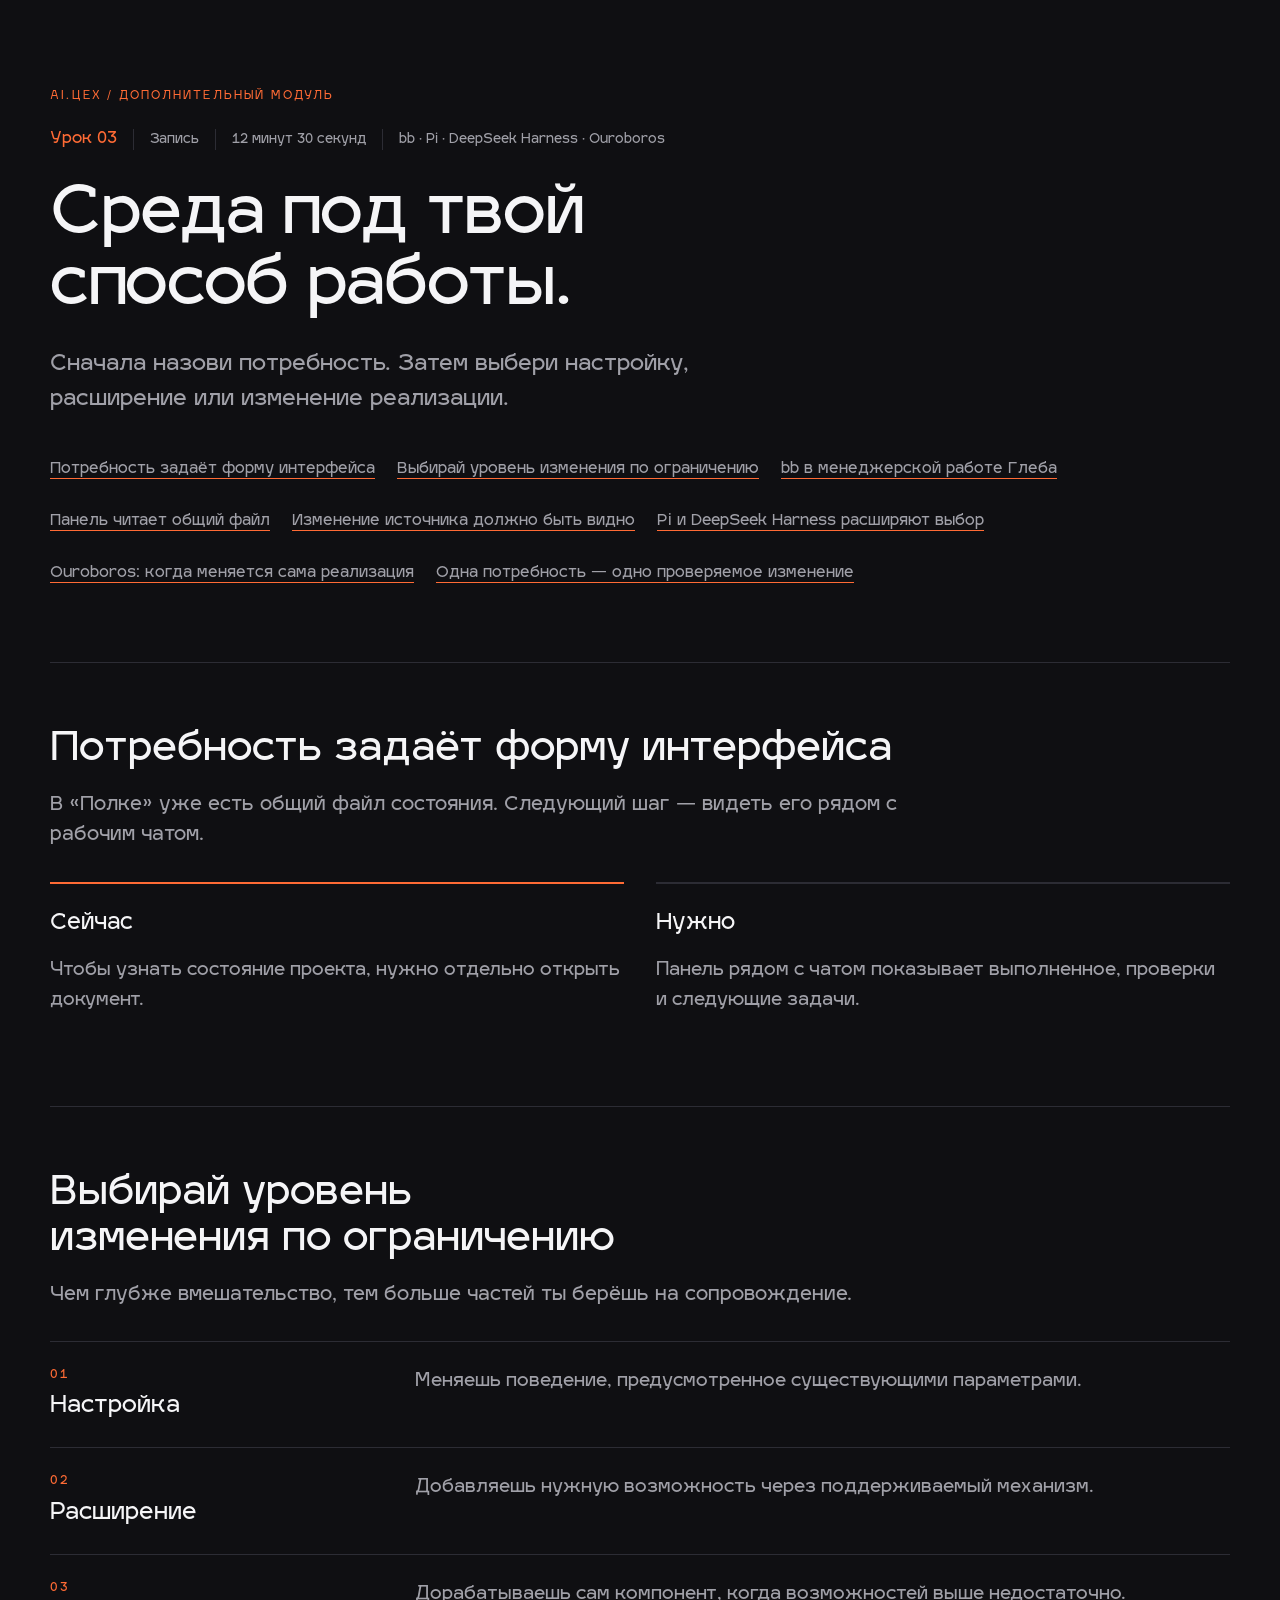
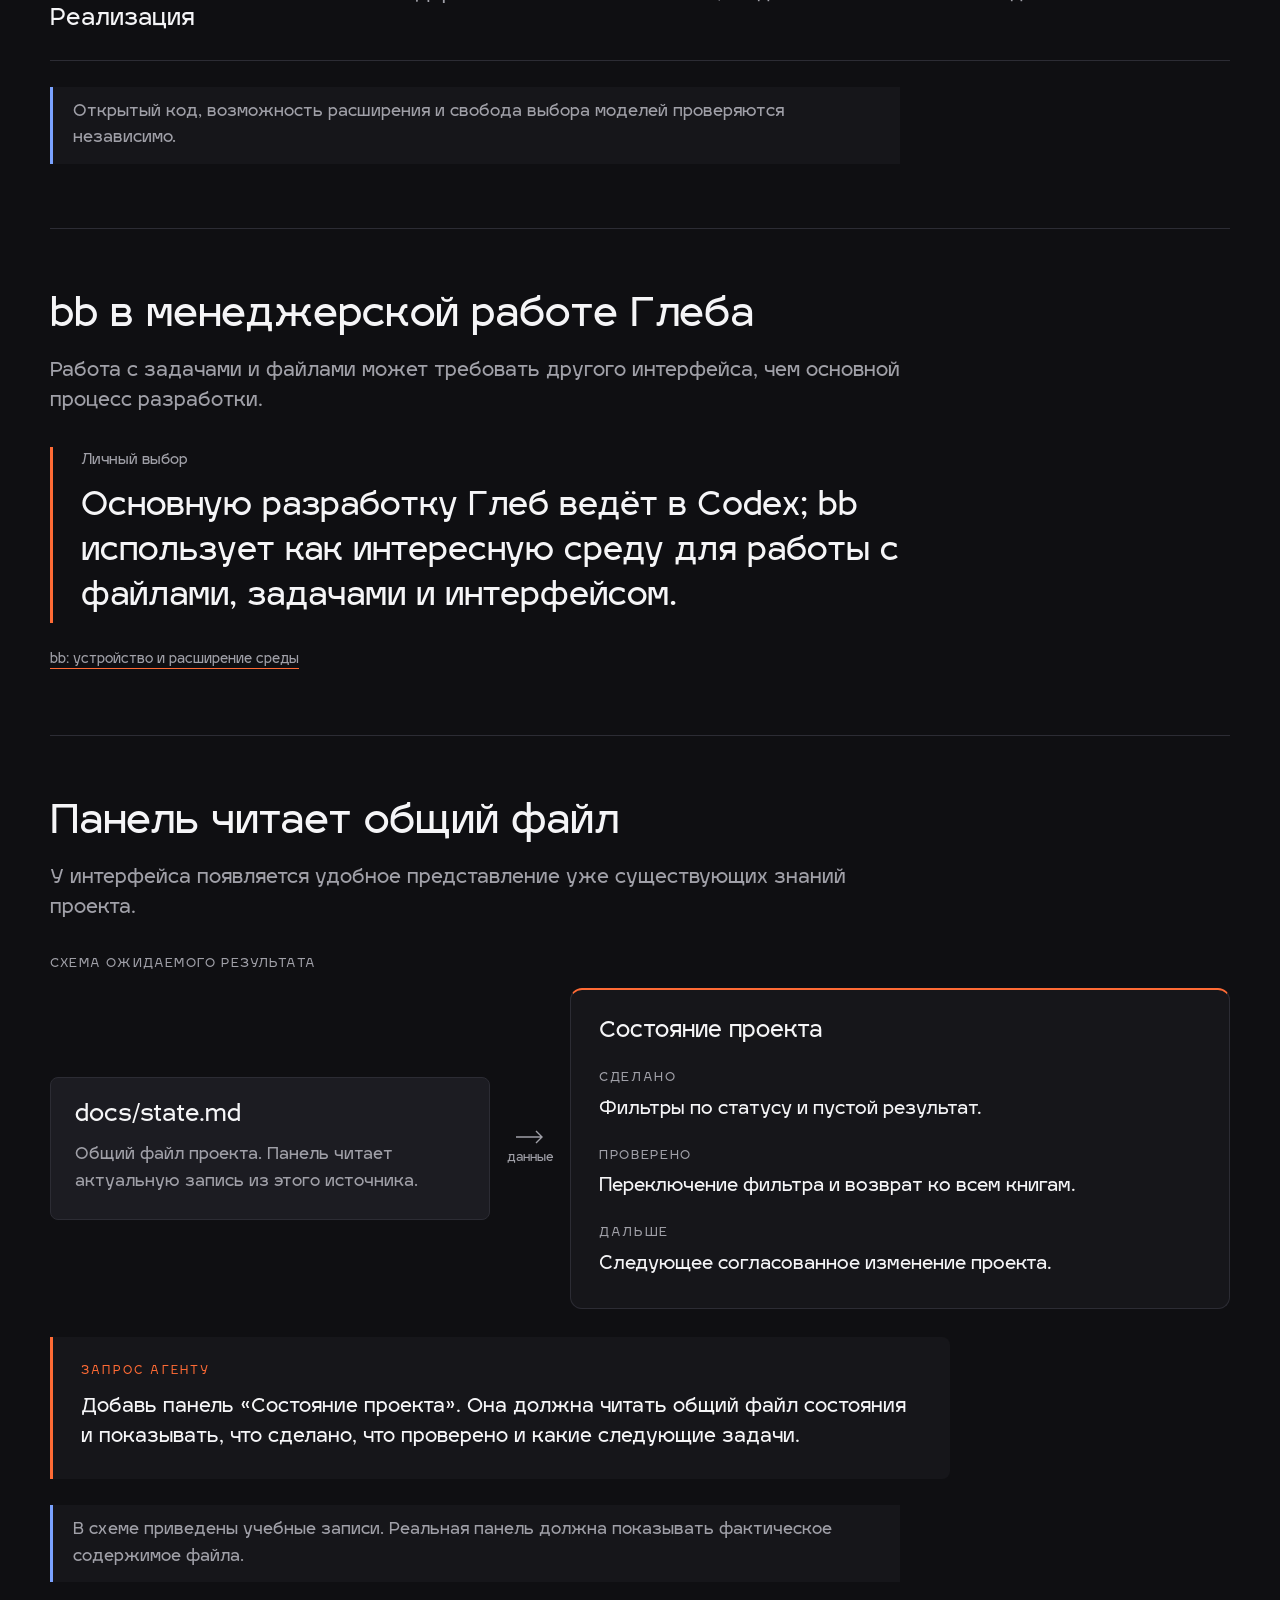
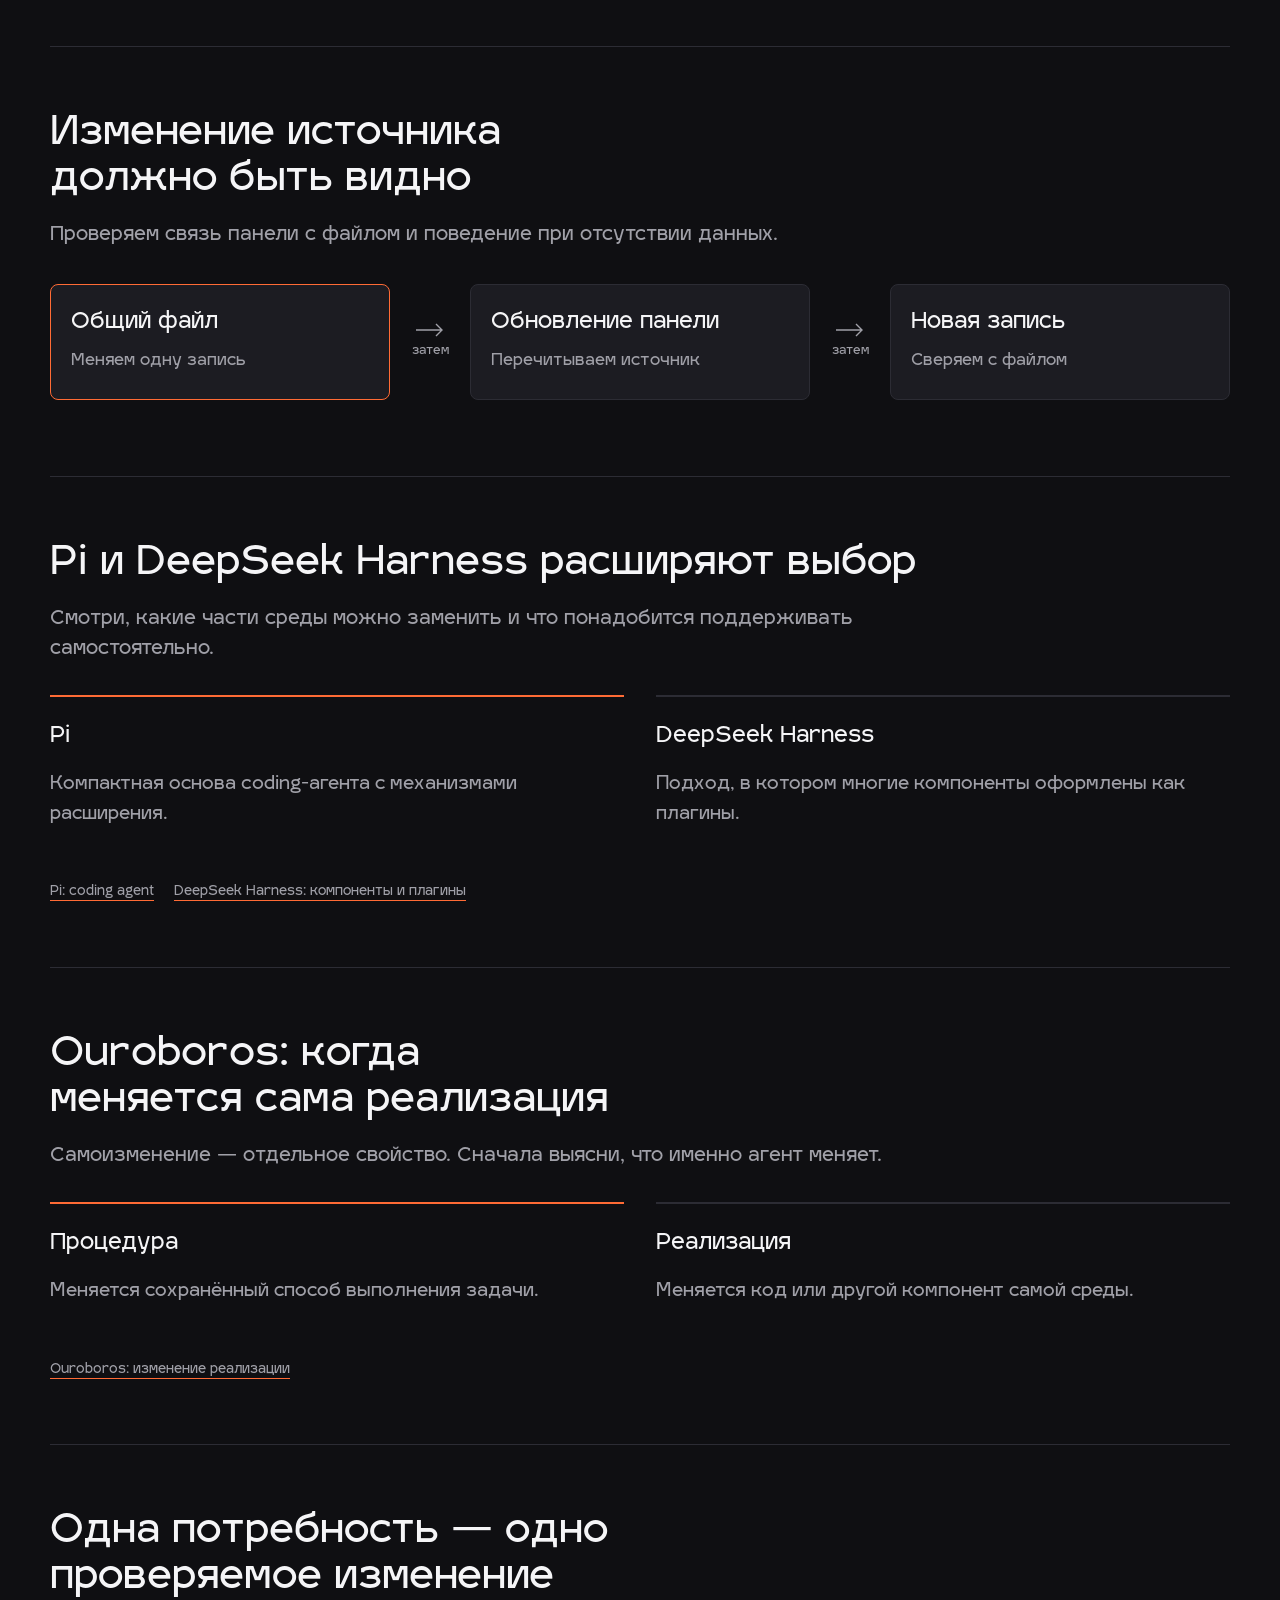
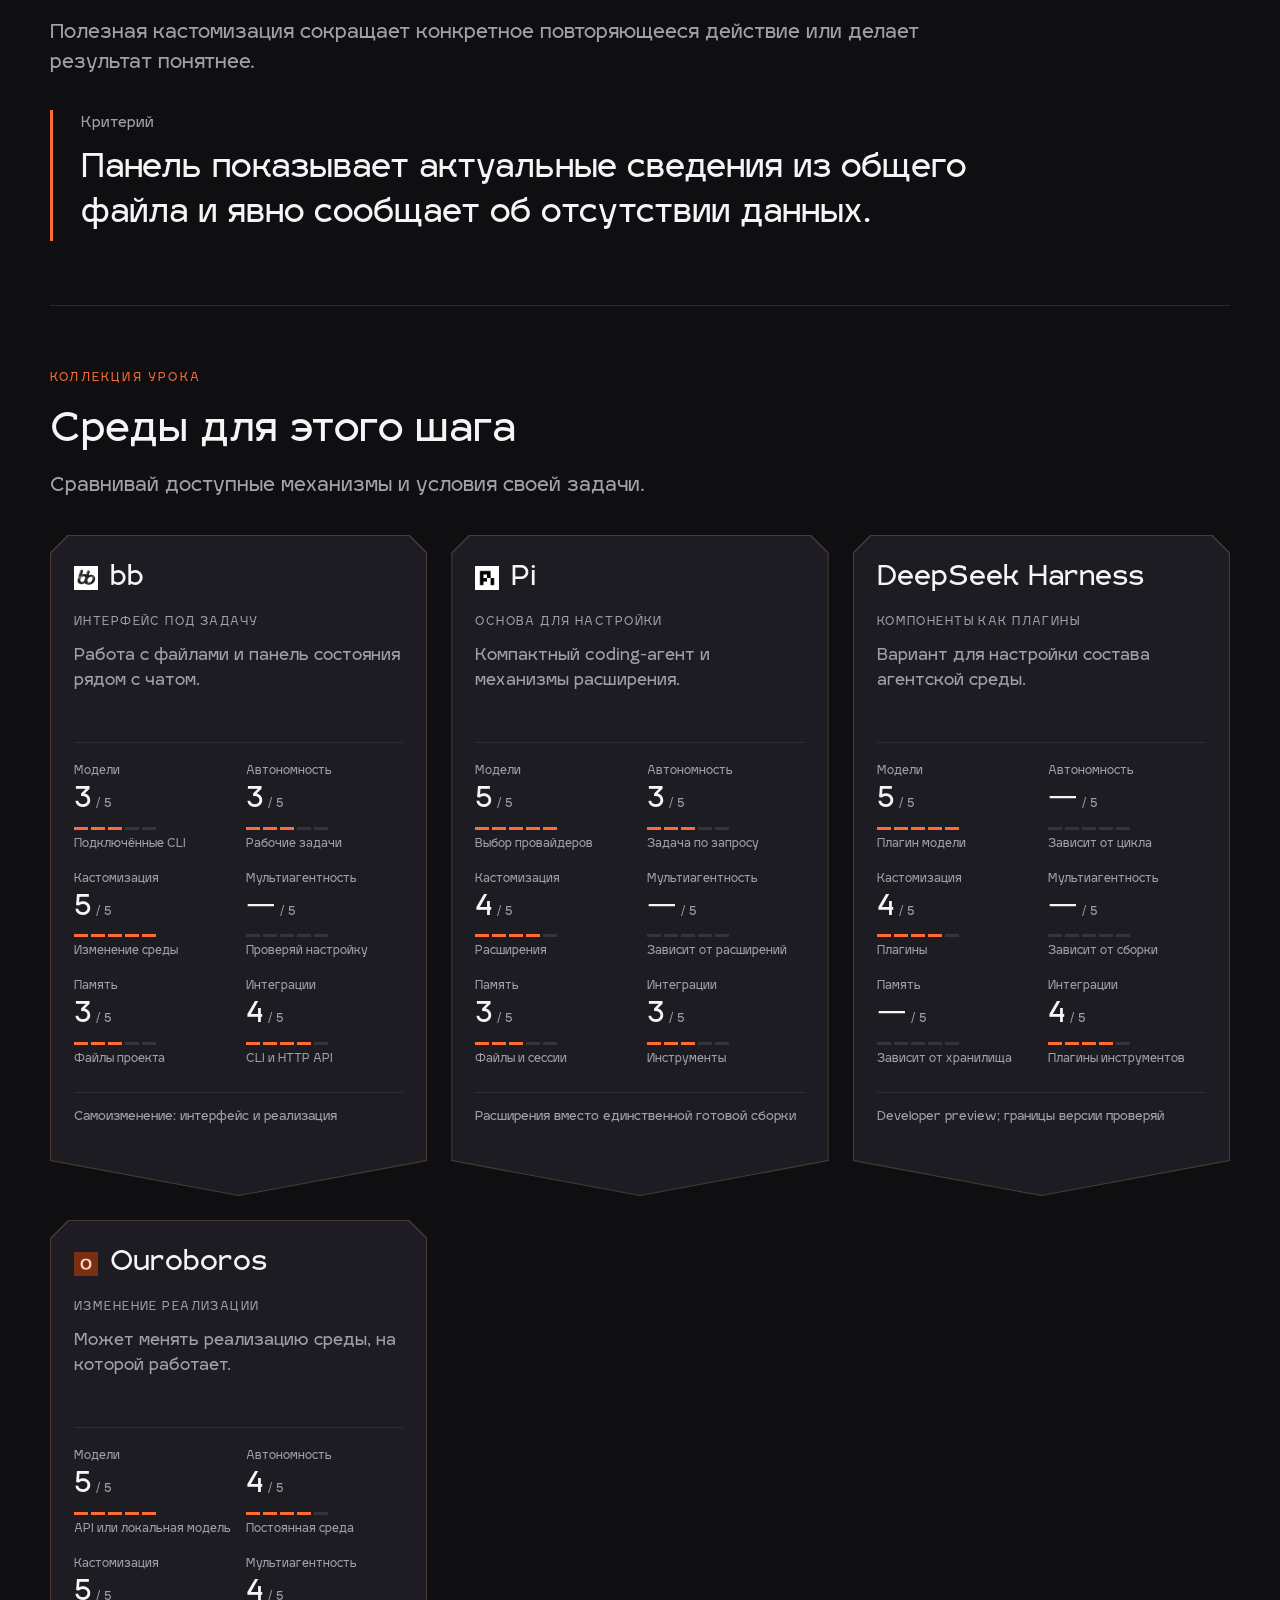
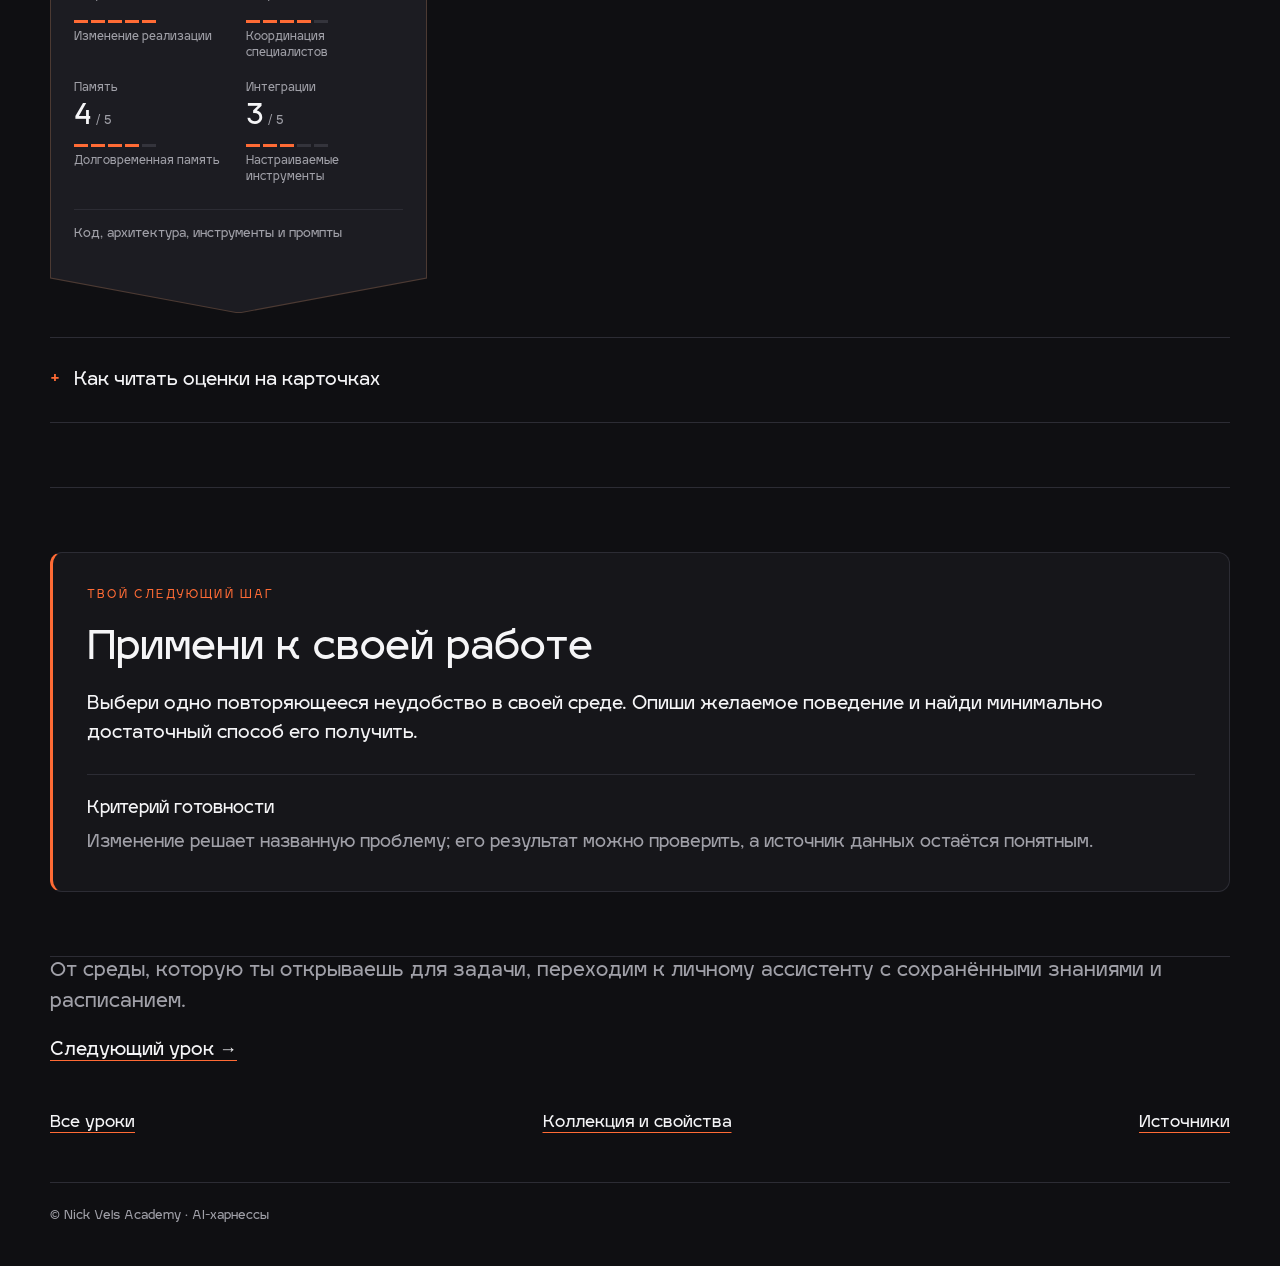
<file: presentation/lesson/3/index.html>
<!doctype html><html lang="ru"><head><meta charset="utf-8"><meta name="viewport" content="width=device-width,initial-scale=1"><meta name="color-scheme" content="dark"><meta name="description" content="Выбирай среду под задачу, меняй модели и продолжай работу с общими знаниями проекта."><title>Среда под твой способ работы. · AI.Цех</title><link rel="icon" href="data:,"><style>/* Nick Vels tokens. Reading and recording share one continuous layout. */

:root {
  --nv-bg-900: #0F0F12;
  --nv-bg-800: #16161A;
  --nv-surface: #1C1C22;
  --nv-surface-raised: #222229;
  --nv-border: #2C2C34;
  --nv-text: #F5F5F7;
  --nv-text-muted: #A0A0A8;
  --nv-accent: #FF6B35;
  --nv-accent-hover: #FF8556;
  --nv-accent-dark: #E55A2B;
  --nv-success: #3DDC84;
  --nv-warning: #FFB454;
  --nv-info: #7AA2FF;
  --r-btn: 8px;
  --r-panel: 12px;
  --r-card: 16px;
  --r-pill: 999px;
  --prose: 860px;
  --wide: 1880px;
}
* { box-sizing: border-box; }
html { background: var(--nv-bg-900); font-family: "Igra Sans", sans-serif; -webkit-text-size-adjust: 100%; }
body { margin: 0; color: var(--nv-text); font-size: 17px; line-height: 1.6; }
button, input, select, textarea, code, pre { font-family: inherit; font-size: inherit; }
a { color: inherit; text-decoration-color: var(--nv-accent); text-underline-offset: 5px; }
a:hover { color: var(--nv-accent-hover); }
button { color: inherit; cursor: pointer; }
:focus-visible { outline: 3px solid var(--nv-info); outline-offset: 4px; }
[tabindex="-1"]:focus { outline: 2px solid var(--nv-info); outline-offset: 6px; }
[hidden] { display: none !important; }
img, svg { max-width: 100%; }
h1, h2, h3, p { margin: 0 0 18px; }
h1, h2, h3 { line-height: 1.2; font-weight: 800; }
h1 { font-size: clamp(32px, 3.5vw, 56px); text-wrap: balance; }
h2 { font-size: clamp(25px, 2.3vw, 36px); text-wrap: balance; }
h3 { font-size: 20px; }
small { font-size: 15px; }
em { font-style: normal; }
p, .acceptance-row span, .document-fields dd { overflow-wrap: anywhere; }
.micro { display: block; margin-bottom: 16px; font-size: 11px; letter-spacing: .2em; text-transform: uppercase; color: var(--nv-accent); }
.lead { color: var(--nv-text-muted); font-size: 19px; line-height: 1.6; }
.sr-only { position: absolute; width: 1px; height: 1px; padding: 0; margin: -1px; overflow: hidden; clip-path: inset(50%); white-space: nowrap; }
.skip-link { position: fixed; left: 18px; top: 12px; z-index: 99; background: var(--nv-text); color: var(--nv-bg-900); width: 1px; height: 1px; padding: 0; overflow: hidden; clip-path: inset(50%); }
.skip-link:focus { width: auto; height: auto; padding: 12px 18px; clip-path: none; }
.stage { min-width: 0; padding: 64px 32px 80px; }
.long-grid, .matrix-page { max-width: var(--wide); margin: auto; }
.lesson-header, .screen-inner, .grid-footer, .home-inner, .sources-page, .page-intro { width: 100%; max-width: var(--prose); margin-inline: auto; }
.lesson-header { padding-bottom: 28px; }
.screen { margin: 0; padding: 48px 0; scroll-margin-top: 24px; }
.screen + .screen { border-top: 1px solid var(--nv-border); }
.screen-head { margin-bottom: 24px; }
.matrix-block .screen-inner { max-width: none; }
.matrix-block .screen-head, .matrix-hint { max-width: var(--prose); margin-inline: auto; }
.visual-caption, .footer-note { color: var(--nv-text-muted); font-size: 15px; margin: 20px 0 0; }
.explanation { margin-top: 24px; }
.explanation p:last-child { margin-bottom: 0; }
.page-nav, .product-jump { display: flex; gap: 12px 22px; flex-wrap: wrap; margin: 0 0 28px; }
.page-nav a, .product-jump a { min-height: 44px; display: inline-flex; align-items: center; font-size: 16px; }
.grid-footer { border-top: 1px solid var(--nv-border); padding-top: 32px; }
.lesson-list { display: grid; grid-template-columns: 1fr 1fr; gap: 0 28px; margin-top: 40px; }
.lesson-link { padding: 28px 0; border-top: 1px solid var(--nv-border); text-decoration: none; display: block; }
.lesson-link h2 { font-size: 27px; }
.lesson-link p { color: var(--nv-text-muted); }
.lesson-no { color: var(--nv-accent); display: block; margin-bottom: 12px; }
.lesson-meta { color: var(--nv-text-muted); font-size: 15px; }
.matrix-link { margin-top: 24px; }
.card-grid { display: grid; grid-template-columns: repeat(2, minmax(0, 1fr)); gap: 18px; }
.info-card { padding: 22px; background: var(--nv-surface); border: 1px solid var(--nv-border); border-radius: var(--r-panel); }
.info-card p { margin: 0; color: var(--nv-text-muted); }
.layers-bands { display: grid; gap: 12px; }
.layer-band { padding: 18px 22px; border-left: 2px solid var(--nv-border); background: var(--nv-bg-800); }
.layer-band-head { display: flex; flex-wrap: wrap; justify-content: space-between; gap: 6px 18px; margin-bottom: 6px; }
.layer-band-head em { color: var(--nv-text-muted); font-size: 15px; }
.layer-band > span { color: var(--nv-text-muted); }
.route-flow { display: grid; grid-template-columns: 1fr 60px 1fr 60px 1fr; align-items: stretch; gap: 8px; }
.route-node, .split-core, .diagram-node { min-width: 0; padding: 20px; border: 1px solid var(--nv-border); border-radius: var(--r-btn); background: var(--nv-surface); }
.route-node b, .route-node small { display: block; }
.route-node small { color: var(--nv-text-muted); margin-top: 8px; }
.route-arrow { display: grid; align-content: center; text-align: center; color: var(--nv-text-muted); font-size: 26px; }
.route-label { grid-column: 1 / -1; color: var(--nv-text-muted); margin: 12px 0 0; }
.split-flow { display: grid; grid-template-columns: 1fr 50px 1fr 50px 1fr; align-items: center; gap: 8px; }
.split-core { border-color: var(--nv-accent); text-align: center; }
.architecture { display: grid; grid-template-columns: minmax(170px, .7fr) minmax(0, 1.6fr); gap: 22px; background: var(--nv-bg-800); padding: 24px; border-radius: var(--r-panel); }
.shell-boundary { grid-column: 1 / -1; border-bottom: 1px solid var(--nv-border); padding-bottom: 18px; }
.side-port { align-self: center; }
.side-port p { color: var(--nv-text-muted); margin: 8px 0; }
.harness-boundary { border: 2px solid var(--nv-accent); border-radius: var(--r-btn); padding: 20px; }
.harness-boundary > b { display: block; margin-bottom: 18px; }
.loop { margin: 12px 0; padding-left: 24px; }
.loop li { margin: 8px 0; }
.loop-return { color: var(--nv-text-muted); }
.shared-core { background: var(--nv-bg-800); padding: 24px; border-radius: var(--r-panel); }
.shared-core .core { border: 2px solid var(--nv-accent); border-radius: var(--r-btn); padding: 18px; margin-top: 18px; }
.shared-inputs { display: grid; grid-template-columns: 1fr 1fr; gap: 18px; }
.shared-inputs p { margin: 8px 0 0; color: var(--nv-text-muted); }
.workflow { list-style: none; padding: 0; margin: 0; counter-reset: step; }
.workflow li { counter-increment: step; display: grid; grid-template-columns: 36px minmax(0, 1fr); column-gap: 14px; padding: 16px 0; border-bottom: 1px solid var(--nv-border); }
.workflow li::before { content: counter(step, decimal-leading-zero); color: var(--nv-accent); }
.workflow b, .workflow span { grid-column: 2; }
.workflow span { color: var(--nv-text-muted); }
.flow-branch { margin-top: 20px; padding: 16px 20px; border-left: 3px solid var(--nv-warning); background: var(--nv-bg-800); }
.control-plane { background: var(--nv-bg-800); border-radius: var(--r-panel); padding: 24px; }
.control-lane { display: grid; grid-template-columns: 140px minmax(0, 1fr); gap: 18px; margin-bottom: 20px; }
.control-gate { border: 2px solid var(--nv-accent); padding: 18px; border-radius: var(--r-btn); }
.control-lane p { margin: 0; }
.document-fields { background: var(--nv-bg-800); padding: 24px; border-radius: var(--r-panel); }
.document-fields dl { margin: 0; }
.document-fields dt { font-weight: 800; margin-top: 16px; }
.document-fields dd { margin: 6px 0 0; color: var(--nv-text-muted); }
.checklist { list-style: none; margin: 0; padding: 0; display: grid; gap: 16px; }
.checklist li { border-left: 2px solid var(--nv-border); padding: 12px 20px; }
.checklist b, .checklist span { display: block; }
.checklist span { color: var(--nv-text-muted); margin-top: 8px; }
.accept-panel { display: grid; gap: 16px; }
.acceptance-row { padding: 20px; background: var(--nv-bg-800); border: 1px solid var(--nv-border); border-radius: var(--r-btn); }
.acceptance-row b, .acceptance-row span, .acceptance-row em { display: block; }
.acceptance-row span { color: var(--nv-text-muted); margin: 8px 0; }
.acceptance-row em { color: var(--nv-warning); }
.decision-row { padding: 18px 0; border-bottom: 1px solid var(--nv-border); }
.decision-row b, .decision-row span { display: block; }
.decision-row span { color: var(--nv-text-muted); margin-top: 8px; }
.decision-formula { display: flex; flex-wrap: wrap; gap: 12px; align-items: center; }
.decision-formula span { padding: 12px; border: 1px solid var(--nv-border); border-radius: var(--r-btn); }
.decision-formula i { color: var(--nv-text-muted); font-style: normal; }
.tree { background: var(--nv-bg-800); padding: 24px; border-radius: var(--r-panel); }
.tree ul { list-style: none; margin: 0; padding-left: 22px; border-left: 1px solid var(--nv-border); }
.tree > ul { padding: 0; border: 0; }
.tree li { margin: 12px 0; }
.tree-row { display: grid; grid-template-columns: minmax(190px, .95fr) minmax(0, 1.1fr); gap: 16px; align-items: baseline; }
.tree a { overflow-wrap: anywhere; }
.tree .purpose { color: var(--nv-text-muted); font-size: 16px; }
.tree-examples { margin-top: 24px; }
.tree-examples section { padding: 18px 0; border-top: 1px solid var(--nv-border); scroll-margin-top: 24px; }
.tree-examples p { margin: 0; }
.criteria-table { width: 100%; table-layout: fixed; border-collapse: collapse; }
.criteria-table caption { text-align: left; font-size: 17px; margin-bottom: 18px; color: var(--nv-text-muted); }
.criteria-table th, .criteria-table td { vertical-align: top; text-align: left; padding: 16px 12px; border-bottom: 1px solid var(--nv-border); font-size: 16px; line-height: 1.5; overflow-wrap: break-word; }
.criteria-table thead th { font-weight: 600; color: var(--nv-text-muted); background: var(--nv-surface); }
.criteria-table tbody th { font-weight: 600; }
.criteria-table td { color: var(--nv-text-muted); }
.matrix thead th:first-child { width: 17%; }
.matrix .product-head { display: flex; gap: 10px; align-items: flex-start; }
.product-head > div { min-width: 0; }
.product-head b { display: block; }
.product-head small { display: block; font-size: 15px; font-weight: 400; color: var(--nv-text-muted); margin-top: 10px; }
.product-logo { width: 22px; height: 22px; border-radius: 4px; flex: 0 0 22px; }
.product-logo[src$="/codex.png"] { filter: invert(1); }
.matrix tr.focus-product { box-shadow: inset 3px 0 var(--nv-accent); }
.matrix-mobile, .comparison-mobile { display: none; }
.matrix-notes { max-width: var(--prose); margin: 32px auto 0; }
.matrix-notes summary { cursor: pointer; padding: 14px 0; min-height: 44px; }
.matrix-notes li { margin: 14px 0; }
.product-card { padding: 24px; border: 1px solid var(--nv-border); border-radius: var(--r-panel); background: var(--nv-surface); scroll-margin-top: 24px; }
.product-card header { display: flex; align-items: start; gap: 12px; margin-bottom: 24px; }
.product-card h3 { margin-bottom: 6px; }
.product-card header p { margin: 0; color: var(--nv-text-muted); }
.product-card dl { margin: 0; }
.property { display: grid; grid-template-columns: minmax(160px, .65fr) minmax(0, 1fr); gap: 20px; border-top: 1px solid var(--nv-border); padding: 14px 0; }
.property dt { color: var(--nv-text-muted); }
.property dd { margin: 0; }
.product-note { margin: 20px 0 0; color: var(--nv-text-muted); font-size: 15px; }
.source-row { border-top: 1px solid var(--nv-border); padding: 28px 0; scroll-margin-top: 24px; overflow-wrap: anywhere; }
.source-row p { color: var(--nv-text-muted); }
.source-links { display: flex; flex-wrap: wrap; gap: 12px 24px; margin-top: 22px; font-size: 15px; }
.source-links a { min-height: 44px; display: inline-flex; align-items: center; }
.progress-bar { position: fixed; top: 0; left: 0; height: 3px; width: 0; background: var(--nv-accent); z-index: 50; }
.dot-nav { position: fixed; right: 12px; top: 50%; transform: translateY(-50%); display: grid; z-index: 40; }
.dot-nav a { width: 24px; height: 24px; display: grid; place-items: center; }
.dot-nav a::before { content: ""; width: 7px; height: 7px; border-radius: var(--r-pill); background: var(--nv-text-muted); }
.dot-nav a[aria-current]::before { background: var(--nv-accent); }
/* Reserve the full horizontal corridor, not just a block's bottom. */
@media screen {
  .recording .stage { padding-left: calc(28vw + 32px); }
  .recording .skip-link { left: calc(28vw + 18px); }
  .recording .matrix-desktop { display: none; }
  .recording .matrix-mobile { display: grid; gap: 24px; }
}
@media screen and (min-width: 1900px) {
  .recording .matrix-desktop { display: block; }
  .recording .matrix-mobile { display: none; }
  .criteria-table th, .criteria-table td { font-size: 18px; padding: 18px 14px; }
}
@media screen and (max-width: 1499px) {
  .dot-nav { display: none; }
}
@media screen and (max-width: 1199px) {
  .matrix-desktop { display: none; }
  .matrix-mobile { display: grid; gap: 24px; }
}
@media screen and (max-width: 900px) {
  .comparison-desktop { display: none; }
  .comparison-mobile { display: grid; gap: 18px; }
  .route-flow, .split-flow { grid-template-columns: minmax(0, 1fr); }
  .route-arrow { font-size: 24px; padding: 2px; }
  .route-arrow .horizontal { display: none; }
  .route-arrow::before { content: "↓"; }
  .split-flow > .route-arrow:nth-child(2)::before { content: "↑"; }
  .architecture { grid-template-columns: 1fr; }
  .shell-boundary { grid-column: auto; }
  .card-grid { grid-template-columns: 1fr; }
  .tree-row { grid-template-columns: 1fr; gap: 4px; }
  .control-lane { grid-template-columns: 1fr; gap: 10px; }
}
@media screen and (max-width: 600px) {
  .stage { padding: 36px 18px 56px; }
  .lead { font-size: 18px; }
  .screen { padding: 32px 0; }
  .lesson-list, .shared-inputs { grid-template-columns: 1fr; }
  .comparison-desktop { display: none; }
  .comparison-mobile { display: grid; gap: 18px; }
  .property { grid-template-columns: 1fr; gap: 6px; }
  .product-card { padding: 20px; }
  .architecture, .control-plane, .tree, .document-fields, .shared-core { padding: 18px; }
  .tree ul { padding-left: 14px; }
  .product-jump { gap: 6px 20px; }
}
@media screen and (prefers-reduced-motion: reduce) {
  *, *::before, *::after { scroll-behavior: auto !important; transition: none !important; animation: none !important; }
}
@media print {
  @page { size: A4 landscape; margin: 12mm; }
  :root { --nv-text: #111; --nv-text-muted: #333; --nv-bg-900: #fff; --nv-bg-800: #fff; --nv-surface: #fff; --nv-border: #888; --nv-accent: #963000; --nv-info: #1743a1; --nv-warning: #774200; }
  :focus, :focus-visible { outline: none !important; }
  .product-logo, .product-logo[src$="/codex.png"] { filter: none; }
  html { background: white; }
  body { color: black; font-size: 11pt; }
  .stage, .recording .stage { padding: 0; }
  .page-nav, .dot-nav, .progress-bar, .skip-link, .product-jump, .matrix-mobile, .comparison-mobile { display: none; }
  .matrix-desktop, .comparison-desktop { display: block; }
  .screen { padding: 20px 0; }
  h1, h2, h3 { break-after: avoid; }
  tr, .tree-row, .info-card { break-inside: avoid; }
  .criteria-table th, .criteria-table td { font-size: 10pt; padding: 8px; color: black; }
  .product-head small { font-size: 9pt; }
  .lead, .visual-caption, .property dt, .source-row p { color: #333; }
  .criteria-table thead th, .info-card, .tree, .architecture, .shared-core, .diagram-node, .route-node, .document-fields, .control-plane, .layer-band { background: white; }
}
/* Overrides extend the published Nick Vels engine; print rules retained below. */
@font-face{font-family:'Igra Sans';src:url('[data-uri]') format('opentype');font-weight:100 900;font-display:swap}
html{font-family:'Igra Sans';scroll-behavior:smooth;background:#0F0F12}
body{font-family:'Igra Sans';font-size:18px;line-height:1.65;}
*,*::before,*::after{box-sizing:border-box}
figure{margin:0}
h1,h2,h3,p{overflow-wrap:normal;word-break:normal}
h1{font-size:clamp(38px,5.2vw,68px);line-height:1.08;max-width:1000px;letter-spacing:-.02em;text-wrap:balance}
h2{font-size:clamp(28px,3.1vw,44px);line-height:1.16;text-wrap:balance}
h3{font-size:22px;line-height:1.3}
a{overflow-wrap:anywhere}
.wrap{max-width:1260px;margin:auto;padding:64px 40px 40px}
.micro{font-size:11px;color:#FF6B35;letter-spacing:.2em;text-transform:uppercase;margin-bottom:20px}
.hero{padding:24px 0 48px;border-bottom:1px solid #2C2C34;position:relative}
.hero .lead{max-width:760px;font-size:clamp(19px,1.7vw,23px);margin:24px 0 30px}
.eyeline{display:flex;align-items:center;gap:16px;flex-wrap:wrap;color:#A0A0A8;font-size:13px;margin-bottom:28px}
.eyeline span+span{padding-left:16px;border-left:1px solid #2C2C34}
.hero-n{font-size:16px;color:#FF6B35}
.section-links{display:flex;flex-wrap:wrap;gap:8px 22px;margin-top:24px;padding:0;list-style:none}
.section-links a{font-size:15px;min-height:44px;display:inline-flex;align-items:center;text-decoration-thickness:1px;color:#A0A0A8}
.section-links a:hover{color:#F5F5F7}
.chapter{padding:64px 0;border-bottom:1px solid #2C2C34;scroll-margin-top:24px}
.sec-head{max-width:880px;margin-bottom:30px;break-inside:avoid}
.sec-head .lead{font-size:19px;line-height:1.6}
.reading{max-width:760px}
.flow{display:flex;align-items:stretch;gap:0;margin:32px 0 12px;}
.flow .node{flex:1;min-width:0;background:#1C1C22;border:1px solid #2C2C34;border-radius:8px;padding:24px 20px;}
.node b{display:block;font-size:22px;line-height:1.25;margin-bottom:12px}
.node p{color:#A0A0A8;margin:0;font-size:16px}
.flow .node:first-child{border-color:#FF6B35}
.connector{display:flex;flex:0 0 80px;flex-direction:column;align-items:center;justify-content:center;font-size:12px;color:#A0A0A8;gap:4px}
.connector svg{width:30px;height:16px;stroke:currentColor;fill:none}
.flow-caption{font-size:14px;color:#A0A0A8;margin-top:16px;max-width:780px}
.band-list{border-top:1px solid #2C2C34}
.band{display:grid;grid-template-columns:minmax(180px,.7fr) minmax(0,1.7fr);gap:30px;padding:25px 0;border-bottom:1px solid #2C2C34}
.band b{font-size:23px;line-height:1.35}.band p{margin:0;color:#A0A0A8;font-size:18px;max-width:720px}
.band-count{font-size:12px;color:#FF6B35;display:block;letter-spacing:.15em;margin-bottom:8px}
.two-col{display:grid;grid-template-columns:repeat(2,minmax(0,1fr));gap:32px}
.plain-col{padding:26px 0;border-top:2px solid #2C2C34}.plain-col:first-child{border-color:#FF6B35}.plain-col p{color:#A0A0A8;margin-bottom:0}
.prompt{margin-top:28px;padding:26px 28px;background:#16161A;border-left:3px solid #FF6B35;border-radius:0 8px 8px 0;max-width:900px}
.prompt .micro{margin-bottom:12px}.prompt p{font-size:19px;margin:0;line-height:1.6}
.note{font-size:16px;color:#A0A0A8;border-left:3px solid #7AA2FF;padding:12px 20px;margin:26px 0 0;max-width:850px;background:#16161A}
.sources-inline{font-size:13px;display:flex;gap:8px 20px;flex-wrap:wrap;margin-top:26px;color:#A0A0A8}
.step-list{list-style:none;padding:0;margin:0;counter-reset:steps}.step-list li{position:relative;padding:22px 0 22px 62px;border-bottom:1px solid #2C2C34;counter-increment:steps}
.step-list li::before{content:counter(steps,decimal-leading-zero);position:absolute;left:0;top:21px;color:#FF6B35;font-size:18px}
.step-list b{font-size:21px;display:block;margin-bottom:6px}.step-list p{color:#A0A0A8;margin:0;max-width:780px}
.statement{font-size:clamp(24px,2.5vw,34px);max-width:980px;border-left:3px solid #FF6B35;padding:4px 0 4px 28px;line-height:1.4}
.statement p{margin:0}.statement small{display:block;margin-bottom:14px;color:#A0A0A8;font-size:14px}
.route-pair{display:grid;gap:24px}.route{padding:28px;background:#16161A;border:1px solid #2C2C34;border-radius:12px}.route h3{margin-bottom:12px}.route .flow{margin-top:22px}.route p{max-width:800px;color:#A0A0A8}
.tree{padding:32px;border:1px solid #2C2C34;background:#16161A}.tree ul{margin:0;padding:0 0 0 25px;border-left:1px solid #2C2C34;list-style:none}.tree>ul{padding:0;border:0}
.tree li{margin:0}.tree .tree-row{display:grid;grid-template-columns:minmax(200px,.75fr) minmax(0,1.4fr);gap:22px;padding:13px 0}.tree-row b{font-size:17px}.tree-row span{color:#A0A0A8;font-size:16px}
.mock-label{font-size:12px;color:#A0A0A8;margin-bottom:14px;letter-spacing:.1em;text-transform:uppercase}
.polka{border:1px solid #2C2C34;border-radius:12px;padding:28px;background:#16161A}.polka-top{display:flex;align-items:center;justify-content:space-between;gap:20px;margin-bottom:28px}.polka-top strong{font-size:28px}.polka-top span{font-size:14px;color:#A0A0A8}.book-row{display:grid;grid-template-columns:1.2fr 1fr .7fr;gap:20px;padding:16px 0;border-top:1px solid #2C2C34;font-size:16px}.book-row span{color:#A0A0A8}.book-row em{font-style:normal;font-size:14px}.task-band{margin-top:24px;padding:18px 0 0;border-top:1px solid #FF6B35;color:#F5F5F7}.task-band span{color:#A0A0A8;display:block;font-size:15px}
.windows{display:grid;grid-template-columns:repeat(3,minmax(0,1fr));gap:20px}.window{background:#16161A;border:1px solid #2C2C34;border-radius:12px;min-width:0}.window-bar{font-size:13px;color:#A0A0A8;padding:14px 20px;border-bottom:1px solid #2C2C34}.window-body{padding:24px 20px}.window-body h3{font-size:21px}.window-body p{font-size:16px;color:#A0A0A8;margin:0}.task-status{color:#FF6B35;font-size:11px;letter-spacing:.1em;margin-bottom:18px;display:block}
.panel-demo{display:grid;grid-template-columns:.8fr 1.2fr;gap:32px;align-items:center}.file-source{padding:20px 0}.file-source b{font-size:23px}.file-source p{color:#A0A0A8}.panel-state{border:1px solid #2C2C34;border-top:2px solid #FF6B35;background:#16161A;padding:28px;border-radius:12px}.panel-state dl{margin:0}.panel-state dt{font-size:12px;color:#A0A0A8;text-transform:uppercase;letter-spacing:.14em;margin:22px 0 6px}.panel-state dd{margin:0;font-size:18px}
.wiki-core{padding:24px;border:1px solid #FF6B35;border-radius:8px;text-align:center;max-width:470px;margin:0 auto}.wiki-core b{font-size:25px}.wiki-core p{color:#A0A0A8;margin:6px 0 0}.wiki-branches{display:grid;grid-template-columns:repeat(3,minmax(0,1fr));gap:28px}.wiki-branch{text-align:center}.wiki-branch .node{border:1px solid #2C2C34;padding:24px;background:#1C1C22;border-radius:8px}.vertical-link{color:#A0A0A8;font-size:12px;padding:10px 0}.vertical-link svg{display:block;margin:auto;width:16px;height:30px;stroke:currentColor;fill:none}.wiki-backlink{margin-top:20px;color:#A0A0A8;font-size:15px;text-align:center}
.brief{border:1px solid #2C2C34;border-radius:12px;padding:8px 28px;background:#16161A}.brief-row{display:grid;grid-template-columns:32px minmax(130px,.6fr) minmax(0,1.6fr);gap:20px;padding:22px 0;border-bottom:1px solid #2C2C34}.brief-row:last-child{border:0}.brief-row>span{color:#FF6B35;font-size:14px}.brief-row p{margin:0;color:#A0A0A8;font-size:17px}
.loop-return{margin-top:16px;padding:18px 22px;border-left:2px solid #FFB454;background:#16161A;font-size:16px;color:#A0A0A8}
.bench-row{display:grid;grid-template-columns:220px minmax(0,1fr);gap:30px;border-top:1px solid #2C2C34;padding:24px 0}.bench-row p{color:#A0A0A8;margin:0}.bench-meta{display:flex;flex-wrap:wrap;gap:12px;margin-top:25px;font-size:14px}.bench-meta span{padding:9px 14px;border:1px solid #2C2C34;border-radius:8px}
.collection{display:grid;grid-template-columns:repeat(3,minmax(0,1fr));gap:24px;margin-top:32px;align-items:start}.player{position:relative;min-width:0;padding:26px 24px 38px;background:#1C1C22;border:1px solid #2C2C34;border-top:2px solid #FF6B35;border-radius:16px 16px 28px 28px;}
.player{isolation:isolate;border:0;border-radius:0;background:transparent;padding-bottom:70px}
.player::before,.player::after{content:'';position:absolute;inset:0;z-index:-1;pointer-events:none;clip-path:polygon(0 18px,18px 0,calc(100% - 18px) 0,100% 18px,100% calc(100% - 35px),50% 100%,0 calc(100% - 35px))}
.player::before{background:#4C3A33}.player::after{inset:1px;background:#1C1C22}
.player-top{display:flex;gap:12px;align-items:center;margin-bottom:15px}.player-top img{width:24px;height:24px;object-fit:contain}.player h3{font-size:27px;margin:0}.player-role{font-size:11px;letter-spacing:.13em;text-transform:uppercase;color:#A0A0A8;display:block;margin:18px 0 12px}.player-use{font-size:16px;line-height:1.55;min-height:74px;color:#A0A0A8}.stats{display:grid;grid-template-columns:repeat(2,minmax(0,1fr));gap:18px 14px;margin:24px 0;padding-top:20px;border-top:1px solid #2C2C34}.stat dt{font-size:11px;color:#A0A0A8;margin-bottom:4px}.stat dd{margin:0}.stat .score{font-size:28px;line-height:1.1}.stat .outof{font-size:12px;color:#A0A0A8}.stat small{display:block;font-size:11px;color:#A0A0A8;line-height:1.45;margin-top:7px}.ticks{display:flex;gap:3px;margin-top:9px}.ticks i{width:14px;height:3px;background:#34343C}.ticks i.on{background:#FF6B35}.player-foot{font-size:12px;color:#A0A0A8;line-height:1.5;border-top:1px solid #2C2C34;padding-top:15px;margin:0}
.rubric{border-top:1px solid #2C2C34;border-bottom:1px solid #2C2C34;padding:20px 0;margin-top:24px}.rubric summary{cursor:pointer;min-height:44px;display:flex;align-items:center;gap:14px}.rubric summary::before{content:'+';color:#FF6B35;font-size:22px}.rubric[open] summary::before{content:'−'}.rubric p{color:#A0A0A8;font-size:16px}.rubric li{margin:15px 0;font-size:15px;color:#A0A0A8}
.practice{background:#16161A;padding:34px;border:1px solid #2C2C34;border-left:3px solid #FF6B35;border-radius:12px}.practice .acceptance{margin:25px 0 0;padding-top:20px;border-top:1px solid #2C2C34;color:#A0A0A8;font-size:17px}.practice .acceptance b{color:#F5F5F7;display:block;margin-bottom:6px}
.bottom-nav{display:flex;flex-wrap:wrap;gap:8px 25px;justify-content:space-between;padding:36px 0;border-bottom:1px solid #2C2C34}.bottom-nav a{min-height:44px;display:inline-flex;align-items:center;font-size:16px}.copyright{color:#A0A0A8;font-size:12px;padding-top:24px}
.lesson-index{list-style:none;padding:0;margin:0}.lesson-index li{border-top:1px solid #2C2C34}.lesson-index a{display:grid;grid-template-columns:64px 1fr 26px;gap:22px;padding:30px 0;text-decoration:none}.lesson-index .number{font-size:24px;color:#FF6B35}.lesson-index h2{font-size:30px;margin-bottom:12px}.lesson-index p{margin:0;color:#A0A0A8;font-size:17px}.lesson-index .go{font-size:23px;color:#A0A0A8}
.source-list{list-style:none;padding:0}.source-list li{padding:24px 0;border-top:1px solid #2C2C34}.source-list a{font-size:21px}.source-list p{color:#A0A0A8;margin:10px 0 0;font-size:16px}
.matrix-table{width:100%;border-collapse:collapse;table-layout:fixed;font-size:14px}.matrix-table caption{text-align:left;margin:0 0 22px;color:#A0A0A8}.matrix-table th,.matrix-table td{padding:18px 12px;vertical-align:top;text-align:left;border-bottom:1px solid #2C2C34;overflow-wrap:anywhere}.matrix-table thead th{font-size:11px;color:#A0A0A8}.matrix-table td{color:#A0A0A8}.matrix-table th small{display:block;font-size:11px;font-weight:400;color:#A0A0A8;margin-top:8px}.matrix-mobile{display:none}.fact-card{padding:26px 0;border-top:1px solid #2C2C34}.fact-card>p{font-size:14px;color:#A0A0A8}.fact-card dl{margin:0}.fact-card dl>div{display:grid;grid-template-columns:150px 1fr;gap:18px;padding:12px 0}.fact-card dt{font-size:13px;color:#A0A0A8}.fact-card dd{font-size:16px;margin:0}
.script .chapter{padding-top:45px}.scene{margin:36px 0;padding-top:26px;border-top:1px solid #2C2C34}.scene .timing{color:#FF6B35;font-size:14px}.scene dl{margin-top:25px}.scene dt{font-size:12px;text-transform:uppercase;letter-spacing:.13em;color:#A0A0A8;margin-top:22px}.scene dd{margin:6px 0 0;font-size:17px}.scene .narration{font-size:20px;line-height:1.75;max-width:880px}
.reading-progress{position:fixed;top:0;left:0;height:3px;width:100%;transform-origin:left;transform:scaleX(0);background:#FF6B35;z-index:10;pointer-events:none}
main[tabindex='-1']:focus,.chapter[tabindex='-1']:focus{outline:none}
.chapter:focus-visible .sec-head>h2{outline:2px solid #7AA2FF;outline-offset:8px;border-radius:2px}
.panel-demo{grid-template-columns:minmax(0,.8fr) 80px minmax(0,1.2fr);gap:0}
.file-source.node{padding:24px;background:#1C1C22;border:1px solid #2C2C34;border-radius:8px}
.file-source.node p{margin:0}
.wiki-core{position:relative}
.wiki-core::after{content:'';position:absolute;height:24px;bottom:-25px;left:50%;border-left:1px solid #A0A0A8}
.wiki-branches{--wiki-gap:28px;position:relative;padding-top:24px;gap:var(--wiki-gap)}
.wiki-branches::before{content:'';position:absolute;top:24px;left:calc((100% - 2 * var(--wiki-gap))/6);right:calc((100% - 2 * var(--wiki-gap))/6);border-top:1px solid #A0A0A8}
.vertical-link{padding:0 0 10px}
@media screen and (max-width:900px){.panel-demo{grid-template-columns:1fr}.panel-demo>.connector{height:56px}}
@media screen and (max-width:700px){.wiki-core::after,.wiki-branches::before{display:none}.wiki-branches{padding:16px 0 0 20px;margin-left:12px;border-left:1px solid #A0A0A8;gap:20px}.wiki-branch{position:relative}.wiki-branch::before{content:'';position:absolute;left:-20px;top:32px;width:20px;border-top:1px solid #A0A0A8}.wiki-branch .vertical-link{display:none}}
@media screen and (min-width:1600px){body{font-size:20px}.wrap{padding-top:80px}.chapter{padding:76px 0}.hero{padding-bottom:60px}.sec-head .lead{font-size:21px}.node p{font-size:18px}.node b{font-size:24px}}
@media screen and (min-width:1200px){.recording .wrap{margin-left:max(330px,calc((100vw - 1180px)/2));margin-right:40px;max-width:1180px;padding-left:24px;padding-right:24px}.recording h1{font-size:54px}.recording .collection{grid-template-columns:repeat(2,minmax(0,1fr))}}
@media screen and (max-width:1100px){.collection{grid-template-columns:repeat(2,minmax(0,1fr))}.matrix-table{display:none}.matrix-mobile{display:block}.flow .node{padding:22px 16px}.connector{flex-basis:70px}.node b{font-size:20px}.node p{font-size:15px}}
@media screen and (max-width:900px){.flow{flex-direction:column}.connector{flex-basis:auto;height:52px;flex-direction:row;gap:14px}.connector svg{transform:rotate(90deg)}.flow .node{padding:22px}.node b{font-size:23px}.node p{font-size:17px}.brief-row{grid-template-columns:26px minmax(175px,.8fr) minmax(0,1.4fr);gap:18px}.windows{grid-template-columns:1fr}.wiki-branches{gap:16px}}
@media screen and (max-width:700px){body{font-size:17px}.wrap{padding:28px 22px}.hero{padding:14px 0 28px}h1{font-size:40px;line-height:1.1}h2{font-size:30px}.hero .lead,.sec-head .lead{font-size:18px}.chapter{padding:42px 0}.section-links{gap:0 18px;margin-top:18px}.section-links a{font-size:14px}.eyeline{margin-bottom:22px}.flow{flex-direction:column;margin-top:24px}.connector{flex-basis:auto;height:52px;flex-direction:row;gap:10px}.connector svg{transform:rotate(90deg)}.flow .node{padding:22px}.node b{font-size:23px}.node p{font-size:17px}.two-col,.windows,.panel-demo,.wiki-branches,.collection{grid-template-columns:1fr;gap:20px}.band{grid-template-columns:1fr;gap:10px;padding:24px 0}.band b{font-size:23px}.band p{font-size:17px}.band-count{display:inline-block;margin-right:14px;margin-bottom:0}.prompt{padding:22px 20px}.prompt p{font-size:17px}.note{font-size:15px;padding:14px 16px}.step-list li{padding-left:45px}.step-list b{font-size:21px}.step-list p{font-size:17px}.statement{font-size:25px;padding-left:22px}.tree{padding:22px 16px}.tree ul{padding-left:16px}.tree .tree-row{grid-template-columns:1fr;gap:4px;padding:11px 0}.tree-row b{font-size:16px}.tree-row span{font-size:14px}.book-row{grid-template-columns:1fr;gap:3px}.polka{padding:22px}.polka-top{align-items:start;flex-direction:column;gap:6px}.route{padding:23px 20px}.wiki-branches{gap:0}.wiki-core{text-align:left}.wiki-branch{text-align:left}.vertical-link{display:flex;align-items:center;justify-content:center;gap:14px;height:54px}.vertical-link svg{margin:0}.wiki-backlink{text-align:left}.brief{padding:0 20px}.brief-row{grid-template-columns:24px 1fr;gap:8px 12px}.brief-row p{grid-column:2}.bench-row{grid-template-columns:1fr;gap:12px}.bench-meta{gap:8px}.bench-meta span{font-size:12px;padding:8px 10px}.player{padding:26px 26px 70px;max-width:420px;width:100%;margin-inline:auto}.player-use{min-height:0}.player h3{font-size:30px}.stat dt{font-size:12px}.stat small{font-size:12px}.stats{gap:24px 20px}.practice{padding:26px 22px}.lesson-index a{grid-template-columns:36px 1fr;gap:16px}.lesson-index .go{display:none}.lesson-index h2{font-size:26px}.lesson-index p{font-size:16px}.fact-card dl>div{grid-template-columns:1fr;gap:4px}.bottom-nav{gap:12px}.scene .narration{font-size:18px}}
@media screen and (max-width:360px){.wrap{padding-inline:18px}h1{font-size:35px}.player{padding-inline:20px}.stat dt{font-size:11px}}
@media (prefers-reduced-motion:reduce){html{scroll-behavior:auto}*,*::before,*::after{animation:none!important;transition:none!important}}
@media print{@page{size:A4;margin:14mm}html,body{background:#0F0F12!important;color:#F5F5F7!important;-webkit-print-color-adjust:exact;print-color-adjust:exact}body{font-size:12.4px}.wrap{padding:0;max-width:none}h1{font-size:33px}h2{font-size:25px}h3{font-size:20px}.hero .lead,.sec-head .lead{font-size:13.4px}.chapter{padding:21px 0;break-inside:auto}.hero{padding:0 0 20px}.reading-progress,.section-links,.bottom-nav,.skip-link{display:none}.flow .node{padding:14px}.node b{font-size:16px}.node p,.band p{font-size:12px}.two-col,.windows,.collection{display:block}.player,.window,.plain-col{margin:16px 0;break-inside:avoid}.collection .player{max-width:350px}.stats{grid-template-columns:repeat(3,minmax(0,1fr))}.player-use{min-height:0}.player h3{font-size:23px}.prompt,.note,.practice,figure,.sec-head,.step-list li{break-inside:avoid}.prompt p,.scene .narration{font-size:14.4px}.tree-row span,.tree-row b{font-size:12px}.tree .tree-row{padding:8px 0}.matrix-table{display:table;font-size:10px}.matrix-table td,.matrix-table th{padding:9px 6px}.matrix-mobile{display:none}.matrix-table tr{break-inside:avoid}.scene{break-inside:auto}.scene dd{font-size:12.4px}.brief-row p{font-size:12px}.rubric{display:none}}
</style></head><body class=""><a class="skip-link" href="#main">К содержанию</a><div class="reading-progress" aria-hidden="true"></div><main id="main" class="wrap" tabindex="-1"><header class="hero"><div class="micro">AI.Цех / Дополнительный модуль</div><div class="eyeline"><span class="hero-n">Урок 03</span><span>Запись</span><span>12 минут 30 секунд</span><span>bb · Pi · DeepSeek Harness · Ouroboros</span></div><h1>Среда под твой способ работы.</h1><p class="lead">Сначала назови потребность. Затем выбери настройку, расширение или изменение реализации.</p><ul class="section-links"><li><a href="#need">Потребность задаёт форму интерфейса</a></li><li><a href="#levels">Выбирай уровень изменения по ограничению</a></li><li><a href="#bb">bb в менеджерской работе Глеба</a></li><li><a href="#panel">Панель читает общий файл</a></li><li><a href="#fresh">Изменение источника должно быть видно</a></li><li><a href="#alternatives">Pi и DeepSeek Harness расширяют выбор</a></li><li><a href="#self-change">Ouroboros: когда меняется сама реализация</a></li><li><a href="#takeaway">Одна потребность — одно проверяемое изменение</a></li></ul></header><section class="chapter" id="need" tabindex="-1"><div class="sec-head"><h2>Потребность задаёт форму интерфейса</h2><p class="lead">В «Полке» уже есть общий файл состояния. Следующий шаг — видеть его рядом с рабочим чатом.</p></div><div class="two-col"><div class="plain-col"><h3>Сейчас</h3><p>Чтобы узнать состояние проекта, нужно отдельно открыть документ.</p></div><div class="plain-col"><h3>Нужно</h3><p>Панель рядом с чатом показывает выполненное, проверки и следующие задачи.</p></div></div></section><section class="chapter" id="levels" tabindex="-1"><div class="sec-head"><h2>Выбирай уровень изменения по ограничению</h2><p class="lead">Чем глубже вмешательство, тем больше частей ты берёшь на сопровождение.</p></div><div class="band-list"><div class="band"><b><span class="band-count">01</span>Настройка</b><p>Меняешь поведение, предусмотренное существующими параметрами.</p></div><div class="band"><b><span class="band-count">02</span>Расширение</b><p>Добавляешь нужную возможность через поддерживаемый механизм.</p></div><div class="band"><b><span class="band-count">03</span>Реализация</b><p>Дорабатываешь сам компонент, когда возможностей выше недостаточно.</p></div></div><p class="note">Открытый код, возможность расширения и свобода выбора моделей проверяются независимо.</p></section><section class="chapter" id="bb" tabindex="-1"><div class="sec-head"><h2>bb в менеджерской работе Глеба</h2><p class="lead">Работа с задачами и файлами может требовать другого интерфейса, чем основной процесс разработки.</p></div><div class="statement"><small>Личный выбор</small><p>Основную разработку Глеб ведёт в Codex; bb использует как интересную среду для работы с файлами, задачами и интерфейсом.</p></div><div class="sources-inline"><a href="https://github.com/get-bb/bb" target="_blank" rel="noopener noreferrer">bb: устройство и расширение среды</a></div></section><section class="chapter" id="panel" tabindex="-1"><div class="sec-head"><h2>Панель читает общий файл</h2><p class="lead">У интерфейса появляется удобное представление уже существующих знаний проекта.</p></div><figure><figcaption class="mock-label">Схема ожидаемого результата</figcaption><div class="panel-demo"><div class="file-source node"><b>docs/state.md</b><p>Общий файл проекта. Панель читает актуальную запись из этого источника.</p></div><span class="connector"><svg viewBox="0 0 30 16" aria-hidden="true"><path d="M1 8h26m-6-6 6 6-6 6" stroke-width="1.4"/></svg><span>данные</span></span><div class="panel-state"><h3>Состояние проекта</h3><dl><dt>Сделано</dt><dd>Фильтры по статусу и пустой результат.</dd><dt>Проверено</dt><dd>Переключение фильтра и возврат ко всем книгам.</dd><dt>Дальше</dt><dd>Следующее согласованное изменение проекта.</dd></dl></div></div></figure><div class="prompt"><div class="micro">Запрос агенту</div><p>Добавь панель «Состояние проекта». Она должна читать общий файл состояния и показывать, что сделано, что проверено и какие следующие задачи.</p></div><p class="note">В схеме приведены учебные записи. Реальная панель должна показывать фактическое содержимое файла.</p></section><section class="chapter" id="fresh" tabindex="-1"><div class="sec-head"><h2>Изменение источника должно быть видно</h2><p class="lead">Проверяем связь панели с файлом и поведение при отсутствии данных.</p></div><div class="flow"><div class="node"><b>Общий файл</b><p>Меняем одну запись</p></div><span class="connector"><svg viewBox="0 0 30 16" aria-hidden="true"><path d="M1 8h26m-6-6 6 6-6 6" stroke-width="1.4"/></svg><span>затем</span></span><div class="node"><b>Обновление панели</b><p>Перечитываем источник</p></div><span class="connector"><svg viewBox="0 0 30 16" aria-hidden="true"><path d="M1 8h26m-6-6 6 6-6 6" stroke-width="1.4"/></svg><span>затем</span></span><div class="node"><b>Новая запись</b><p>Сверяем с файлом</p></div></div></section><section class="chapter" id="alternatives" tabindex="-1"><div class="sec-head"><h2>Pi и DeepSeek Harness расширяют выбор</h2><p class="lead">Смотри, какие части среды можно заменить и что понадобится поддерживать самостоятельно.</p></div><div class="two-col"><div class="plain-col"><h3>Pi</h3><p>Компактная основа coding-агента с механизмами расширения.</p></div><div class="plain-col"><h3>DeepSeek Harness</h3><p>Подход, в котором многие компоненты оформлены как плагины.</p></div></div><div class="sources-inline"><a href="https://github.com/earendil-works/pi/tree/main/packages/coding-agent" target="_blank" rel="noopener noreferrer">Pi: coding agent</a><a href="https://www.deepseek.com/harness/en/" target="_blank" rel="noopener noreferrer">DeepSeek Harness: компоненты и плагины</a></div></section><section class="chapter" id="self-change" tabindex="-1"><div class="sec-head"><h2>Ouroboros: когда меняется сама реализация</h2><p class="lead">Самоизменение — отдельное свойство. Сначала выясни, что именно агент меняет.</p></div><div class="two-col"><div class="plain-col"><h3>Процедура</h3><p>Меняется сохранённый способ выполнения задачи.</p></div><div class="plain-col"><h3>Реализация</h3><p>Меняется код или другой компонент самой среды.</p></div></div><div class="sources-inline"><a href="https://github.com/razzant/ouroboros" target="_blank" rel="noopener noreferrer">Ouroboros: изменение реализации</a></div></section><section class="chapter" id="takeaway" tabindex="-1"><div class="sec-head"><h2>Одна потребность — одно проверяемое изменение</h2><p class="lead">Полезная кастомизация сокращает конкретное повторяющееся действие или делает результат понятнее.</p></div><div class="statement"><small>Критерий</small><p>Панель показывает актуальные сведения из общего файла и явно сообщает об отсутствии данных.</p></div></section><section class="chapter" id="collection" tabindex="-1"><div class="sec-head"><div class="micro">Коллекция урока</div><h2>Среды для этого шага</h2><p class="lead">Сравнивай доступные механизмы и условия своей задачи.</p></div><div class="collection"><article class="player" data-product="bb"><div class="player-top"><img alt="" width="24" height="24" src="[data-uri]"><h3>bb</h3></div><span class="player-role">Интерфейс под задачу</span><p class="player-use">Работа с файлами и панель состояния рядом с чатом.</p><dl class="stats"><div class="stat"><dt>Модели</dt><dd><span class="score">3</span><span class="outof"> / 5</span><span class="ticks" aria-hidden="true"><i class="on"></i><i class="on"></i><i class="on"></i><i class=""></i><i class=""></i></span><small>Подключённые CLI</small></dd></div><div class="stat"><dt>Автономность</dt><dd><span class="score">3</span><span class="outof"> / 5</span><span class="ticks" aria-hidden="true"><i class="on"></i><i class="on"></i><i class="on"></i><i class=""></i><i class=""></i></span><small>Рабочие задачи</small></dd></div><div class="stat"><dt>Кастомизация</dt><dd><span class="score">5</span><span class="outof"> / 5</span><span class="ticks" aria-hidden="true"><i class="on"></i><i class="on"></i><i class="on"></i><i class="on"></i><i class="on"></i></span><small>Изменение среды</small></dd></div><div class="stat"><dt>Мультиагентность</dt><dd><span class="score">—</span><span class="outof"> / 5</span><span class="ticks" aria-hidden="true"><i class=""></i><i class=""></i><i class=""></i><i class=""></i><i class=""></i></span><small>Проверяй настройку</small></dd></div><div class="stat"><dt>Память</dt><dd><span class="score">3</span><span class="outof"> / 5</span><span class="ticks" aria-hidden="true"><i class="on"></i><i class="on"></i><i class="on"></i><i class=""></i><i class=""></i></span><small>Файлы проекта</small></dd></div><div class="stat"><dt>Интеграции</dt><dd><span class="score">4</span><span class="outof"> / 5</span><span class="ticks" aria-hidden="true"><i class="on"></i><i class="on"></i><i class="on"></i><i class="on"></i><i class=""></i></span><small>CLI и HTTP API</small></dd></div></dl><p class="player-foot">Самоизменение: интерфейс и реализация</p></article><article class="player" data-product="pi"><div class="player-top"><img alt="" width="24" height="24" src="[data-uri]"><h3>Pi</h3></div><span class="player-role">Основа для настройки</span><p class="player-use">Компактный coding-агент и механизмы расширения.</p><dl class="stats"><div class="stat"><dt>Модели</dt><dd><span class="score">5</span><span class="outof"> / 5</span><span class="ticks" aria-hidden="true"><i class="on"></i><i class="on"></i><i class="on"></i><i class="on"></i><i class="on"></i></span><small>Выбор провайдеров</small></dd></div><div class="stat"><dt>Автономность</dt><dd><span class="score">3</span><span class="outof"> / 5</span><span class="ticks" aria-hidden="true"><i class="on"></i><i class="on"></i><i class="on"></i><i class=""></i><i class=""></i></span><small>Задача по запросу</small></dd></div><div class="stat"><dt>Кастомизация</dt><dd><span class="score">4</span><span class="outof"> / 5</span><span class="ticks" aria-hidden="true"><i class="on"></i><i class="on"></i><i class="on"></i><i class="on"></i><i class=""></i></span><small>Расширения</small></dd></div><div class="stat"><dt>Мультиагентность</dt><dd><span class="score">—</span><span class="outof"> / 5</span><span class="ticks" aria-hidden="true"><i class=""></i><i class=""></i><i class=""></i><i class=""></i><i class=""></i></span><small>Зависит от расширений</small></dd></div><div class="stat"><dt>Память</dt><dd><span class="score">3</span><span class="outof"> / 5</span><span class="ticks" aria-hidden="true"><i class="on"></i><i class="on"></i><i class="on"></i><i class=""></i><i class=""></i></span><small>Файлы и сессии</small></dd></div><div class="stat"><dt>Интеграции</dt><dd><span class="score">3</span><span class="outof"> / 5</span><span class="ticks" aria-hidden="true"><i class="on"></i><i class="on"></i><i class="on"></i><i class=""></i><i class=""></i></span><small>Инструменты</small></dd></div></dl><p class="player-foot">Расширения вместо единственной готовой сборки</p></article><article class="player" data-product="deepseek-harness"><div class="player-top"><h3>DeepSeek Harness</h3></div><span class="player-role">Компоненты как плагины</span><p class="player-use">Вариант для настройки состава агентской среды.</p><dl class="stats"><div class="stat"><dt>Модели</dt><dd><span class="score">5</span><span class="outof"> / 5</span><span class="ticks" aria-hidden="true"><i class="on"></i><i class="on"></i><i class="on"></i><i class="on"></i><i class="on"></i></span><small>Плагин модели</small></dd></div><div class="stat"><dt>Автономность</dt><dd><span class="score">—</span><span class="outof"> / 5</span><span class="ticks" aria-hidden="true"><i class=""></i><i class=""></i><i class=""></i><i class=""></i><i class=""></i></span><small>Зависит от цикла</small></dd></div><div class="stat"><dt>Кастомизация</dt><dd><span class="score">4</span><span class="outof"> / 5</span><span class="ticks" aria-hidden="true"><i class="on"></i><i class="on"></i><i class="on"></i><i class="on"></i><i class=""></i></span><small>Плагины</small></dd></div><div class="stat"><dt>Мультиагентность</dt><dd><span class="score">—</span><span class="outof"> / 5</span><span class="ticks" aria-hidden="true"><i class=""></i><i class=""></i><i class=""></i><i class=""></i><i class=""></i></span><small>Зависит от сборки</small></dd></div><div class="stat"><dt>Память</dt><dd><span class="score">—</span><span class="outof"> / 5</span><span class="ticks" aria-hidden="true"><i class=""></i><i class=""></i><i class=""></i><i class=""></i><i class=""></i></span><small>Зависит от хранилища</small></dd></div><div class="stat"><dt>Интеграции</dt><dd><span class="score">4</span><span class="outof"> / 5</span><span class="ticks" aria-hidden="true"><i class="on"></i><i class="on"></i><i class="on"></i><i class="on"></i><i class=""></i></span><small>Плагины инструментов</small></dd></div></dl><p class="player-foot">Developer preview; границы версии проверяй</p></article><article class="player" data-product="ouroboros"><div class="player-top"><img alt="" width="24" height="24" src="[data-uri]"><h3>Ouroboros</h3></div><span class="player-role">Изменение реализации</span><p class="player-use">Может менять реализацию среды, на которой работает.</p><dl class="stats"><div class="stat"><dt>Модели</dt><dd><span class="score">5</span><span class="outof"> / 5</span><span class="ticks" aria-hidden="true"><i class="on"></i><i class="on"></i><i class="on"></i><i class="on"></i><i class="on"></i></span><small>API или локальная модель</small></dd></div><div class="stat"><dt>Автономность</dt><dd><span class="score">4</span><span class="outof"> / 5</span><span class="ticks" aria-hidden="true"><i class="on"></i><i class="on"></i><i class="on"></i><i class="on"></i><i class=""></i></span><small>Постоянная среда</small></dd></div><div class="stat"><dt>Кастомизация</dt><dd><span class="score">5</span><span class="outof"> / 5</span><span class="ticks" aria-hidden="true"><i class="on"></i><i class="on"></i><i class="on"></i><i class="on"></i><i class="on"></i></span><small>Изменение реализации</small></dd></div><div class="stat"><dt>Мультиагентность</dt><dd><span class="score">4</span><span class="outof"> / 5</span><span class="ticks" aria-hidden="true"><i class="on"></i><i class="on"></i><i class="on"></i><i class="on"></i><i class=""></i></span><small>Координация специалистов</small></dd></div><div class="stat"><dt>Память</dt><dd><span class="score">4</span><span class="outof"> / 5</span><span class="ticks" aria-hidden="true"><i class="on"></i><i class="on"></i><i class="on"></i><i class="on"></i><i class=""></i></span><small>Долговременная память</small></dd></div><div class="stat"><dt>Интеграции</dt><dd><span class="score">3</span><span class="outof"> / 5</span><span class="ticks" aria-hidden="true"><i class="on"></i><i class="on"></i><i class="on"></i><i class=""></i><i class=""></i></span><small>Настраиваемые инструменты</small></dd></div></dl><p class="player-foot">Код, архитектура, инструменты и промпты</p></article></div><details class="rubric"><summary>Как читать оценки на карточках</summary><p>Профиль возможностей, а не рейтинг качества. Оценки 1–5 назначаются по описанным механизмам. «—» означает, что данных для оценки недостаточно.</p><ul><li><b>Модели.</b> 1 — одно семейство; 3 — выбор через подключаемые среды; 5 — несколько провайдеров или сменный компонент модели.</li><li><b>Автономность.</b> 1 — ответ без действий; 3 — многошаговая задача по запросу; 4 — повторные запуски и постоянная среда; 5 — самостоятельная постановка задач с проверяемым циклом.</li><li><b>Кастомизация.</b> 1 — параметры; 3 — инструкции и skills; 4 — расширения или плагины; 5 — изменение реализации компонента.</li><li><b>Мультиагентность.</b> 1 — одна сессия; 3 — делегирование или маршрутизация; 4 — явная координация специализированных исполнителей; 5 — дополнительно проверенные механизмы общей приёмки и управления конфликтами.</li><li><b>Память.</b> 1 — текущий запрос; 3 — файлы и состояние сессий; 4 — долговременные факты; 5 — факты и сохраняемые процедуры.</li><li><b>Интеграции.</b> 1 — ввод и вывод; 3 — рабочие инструменты; 4 — расширяемый доступ через CLI, MCP, API или плагины; 5 — дополнительно каналы личного ассистента.</li></ul><p>Это редакционные категории механизмов. Удобство и качество результата проверяй на своей задаче. Прочерки не означают отсутствие возможности.</p></details></section><section class="chapter" id="practice" tabindex="-1"><div class="practice"><div class="micro">Твой следующий шаг</div><h2>Примени к своей работе</h2><p>Выбери одно повторяющееся неудобство в своей среде. Опиши желаемое поведение и найди минимально достаточный способ его получить.</p><p class="acceptance"><b>Критерий готовности</b>Изменение решает названную проблему; его результат можно проверить, а источник данных остаётся понятным.</p></div></section><p class="lead">От среды, которую ты открываешь для задачи, переходим к личному ассистенту с сохранёнными знаниями и расписанием.</p><a href="../4/index.html">Следующий урок →</a><nav class="bottom-nav" aria-label="Навигация модуля"><a href="../../index.html">Все уроки</a><a href="../../matrix/index.html">Коллекция и свойства</a><a href="../../sources/index.html">Источники</a></nav><footer class="copyright">© Nick Vels Academy · AI-харнессы</footer></main><script>(() => {
  'use strict';
  const progress = document.querySelector('.reading-progress');
  function update() {
    const available = document.documentElement.scrollHeight - innerHeight;
    if (progress) progress.style.transform = `scaleX(${available > 0 ? Math.min(1,scrollY / available) : 1})`;
  }
  addEventListener('scroll', update, {passive:true});
  addEventListener('resize', update);
  addEventListener('load', update);
  update();
  if (new URLSearchParams(location.search).get('present') === '1') document.body.classList.add('recording');
  // Native links work offline, on a static host and with JS disabled.
  document.querySelectorAll('details').forEach(el => el.addEventListener('keydown', e => {
    if (e.key === 'Escape' && el.open) { el.open = false; el.querySelector('summary').focus(); }
  }));
  try {
    if (sessionStorage.getItem('course-navigation') === location.pathname) {
      sessionStorage.removeItem('course-navigation');
      document.querySelector('main')?.focus({preventScroll:true});
    }
    document.querySelectorAll('a[href]').forEach(a => a.addEventListener('click', () => {
      const dest = new URL(a.href, location.href);
      if (dest.origin === location.origin && dest.pathname !== location.pathname && dest.pathname.endsWith('.html')) {
        sessionStorage.setItem('course-navigation', dest.pathname);
      }
    }));
  } catch (_) { /* file:// storage can be unavailable; native navigation stays usable. */ }
})();
</script></body></html>
</file>
